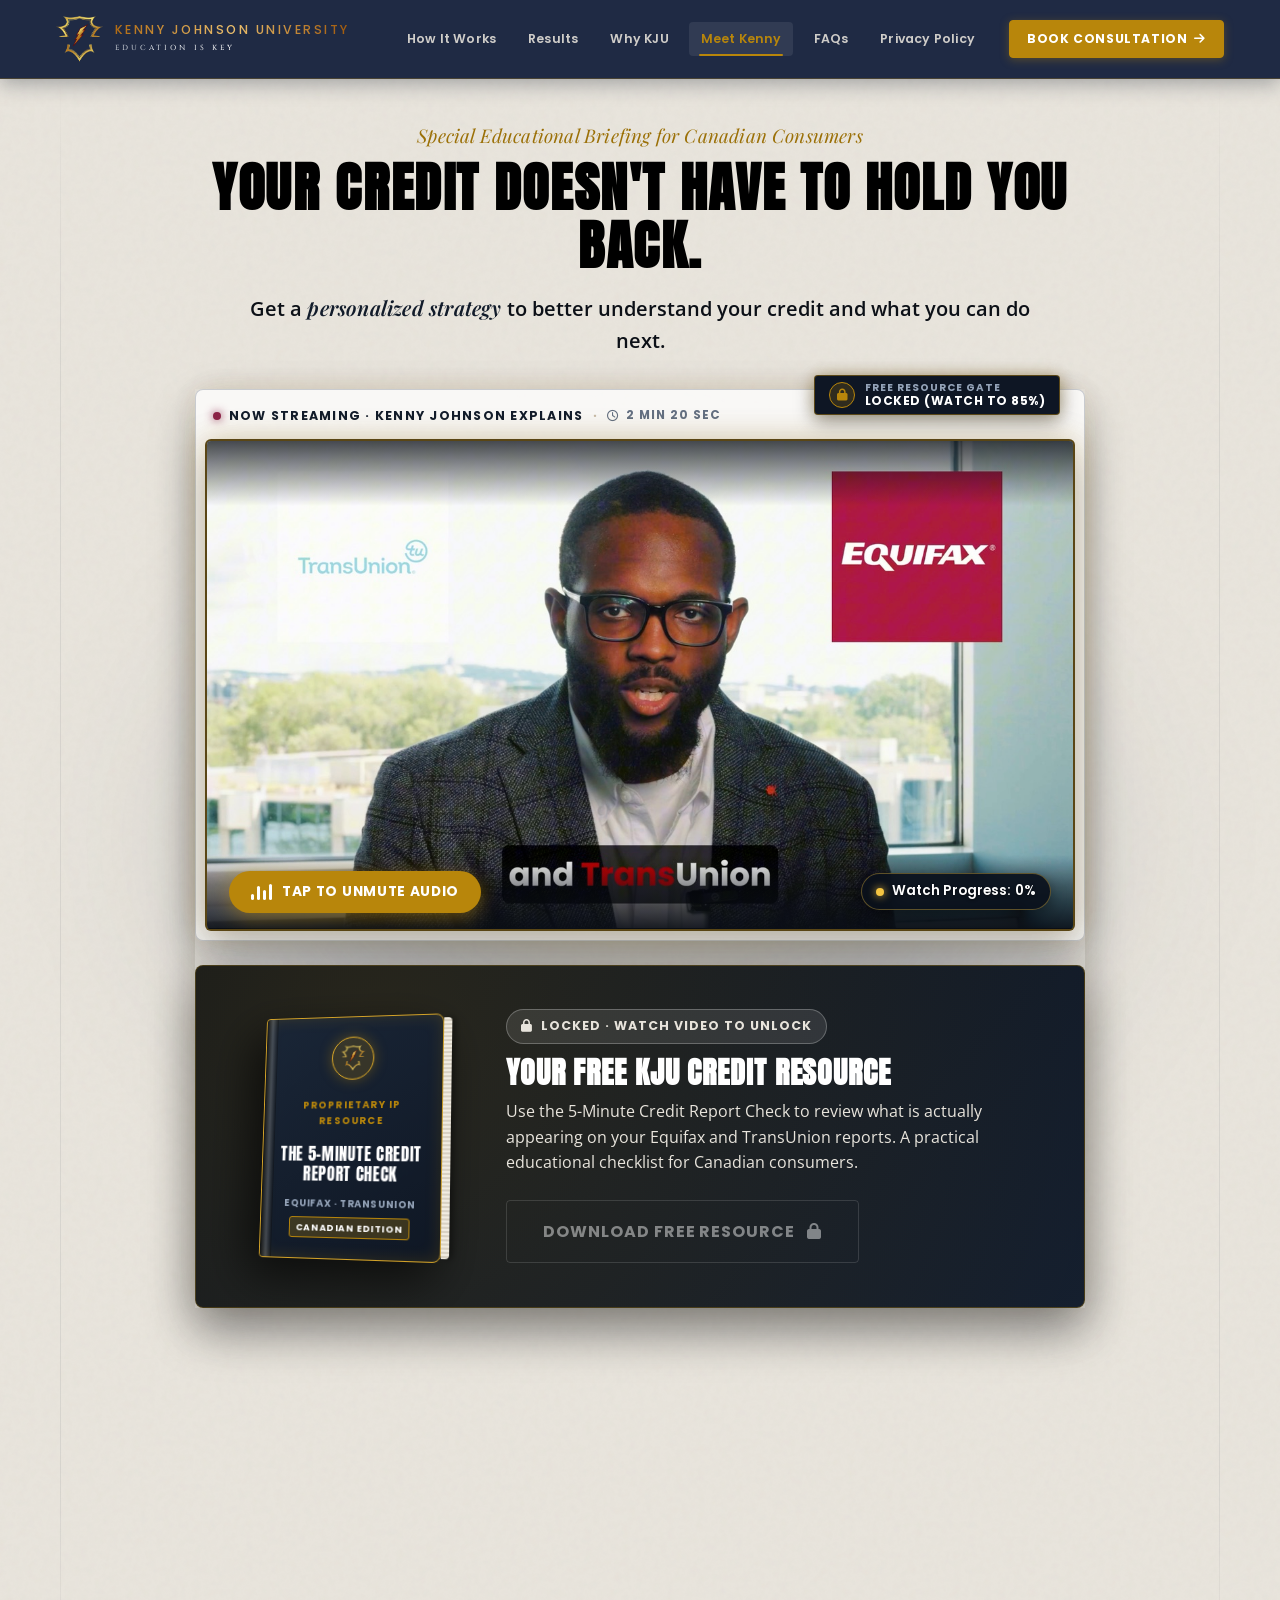
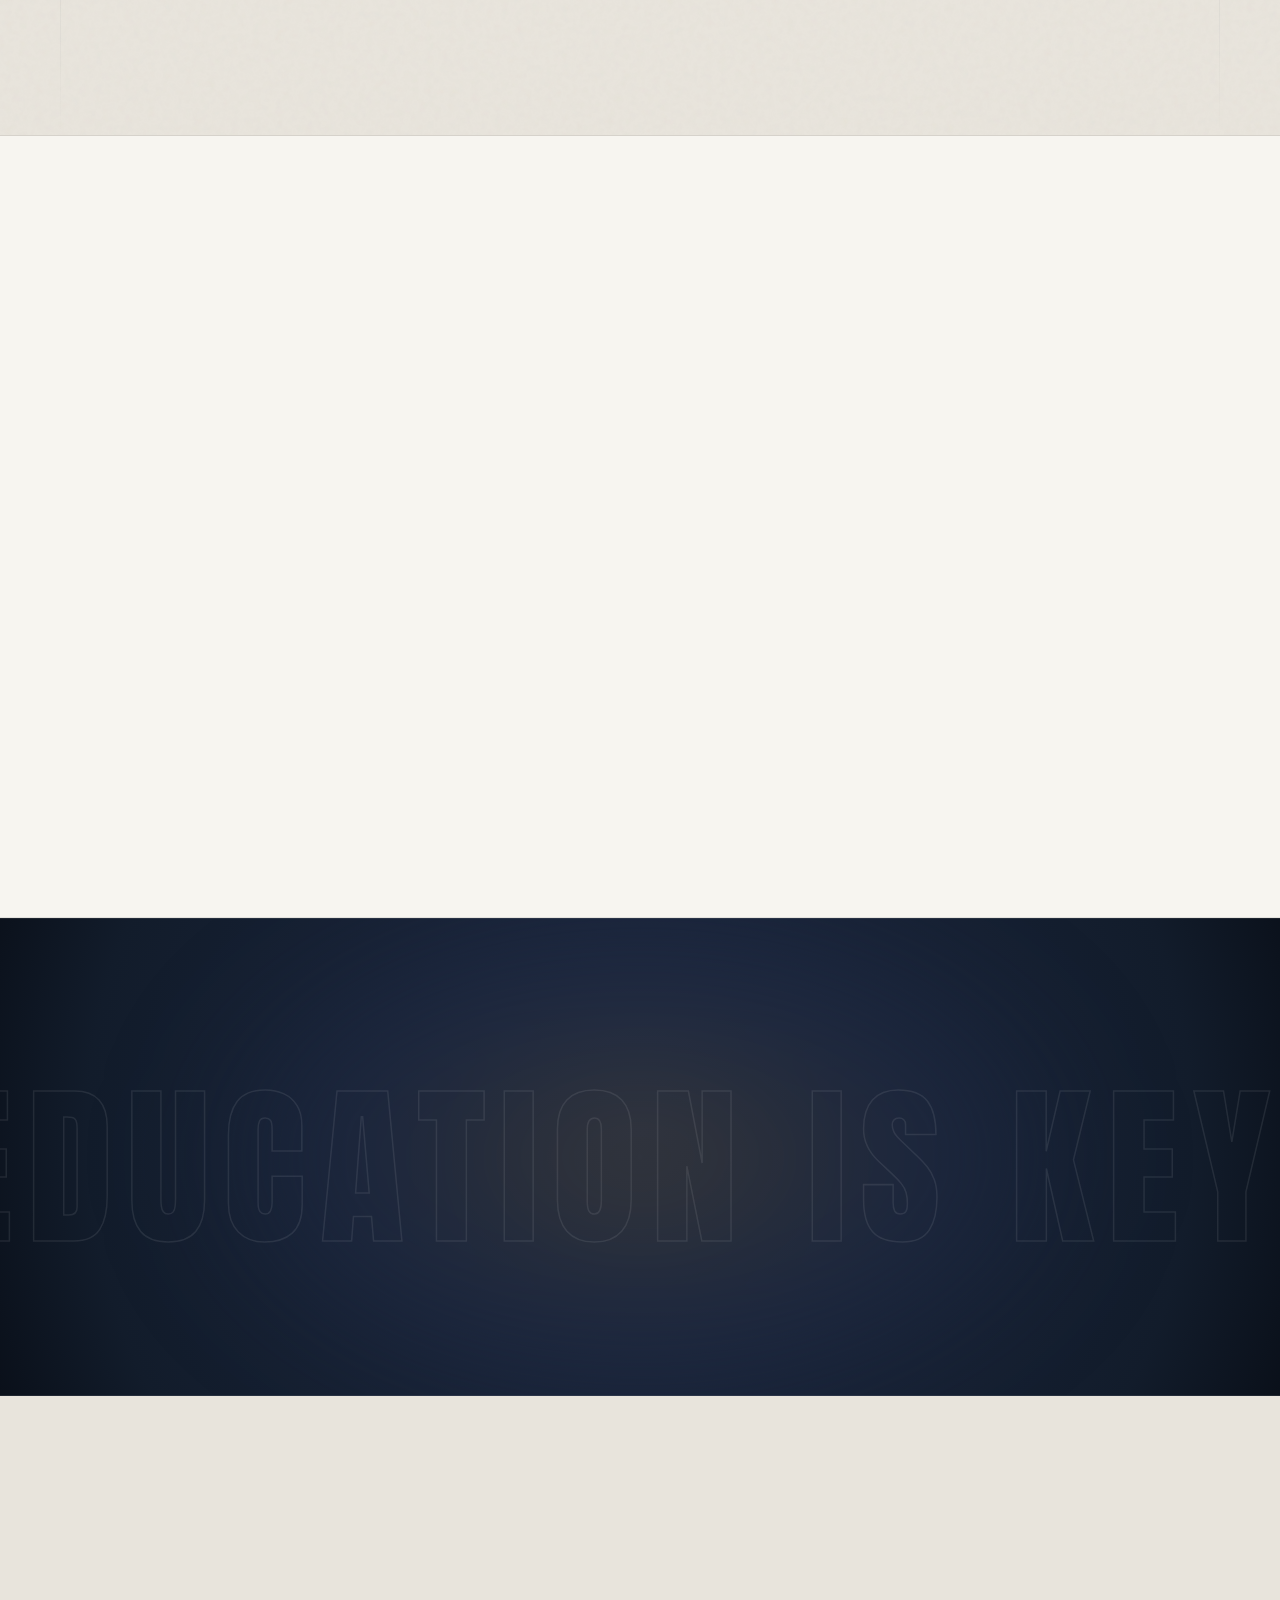
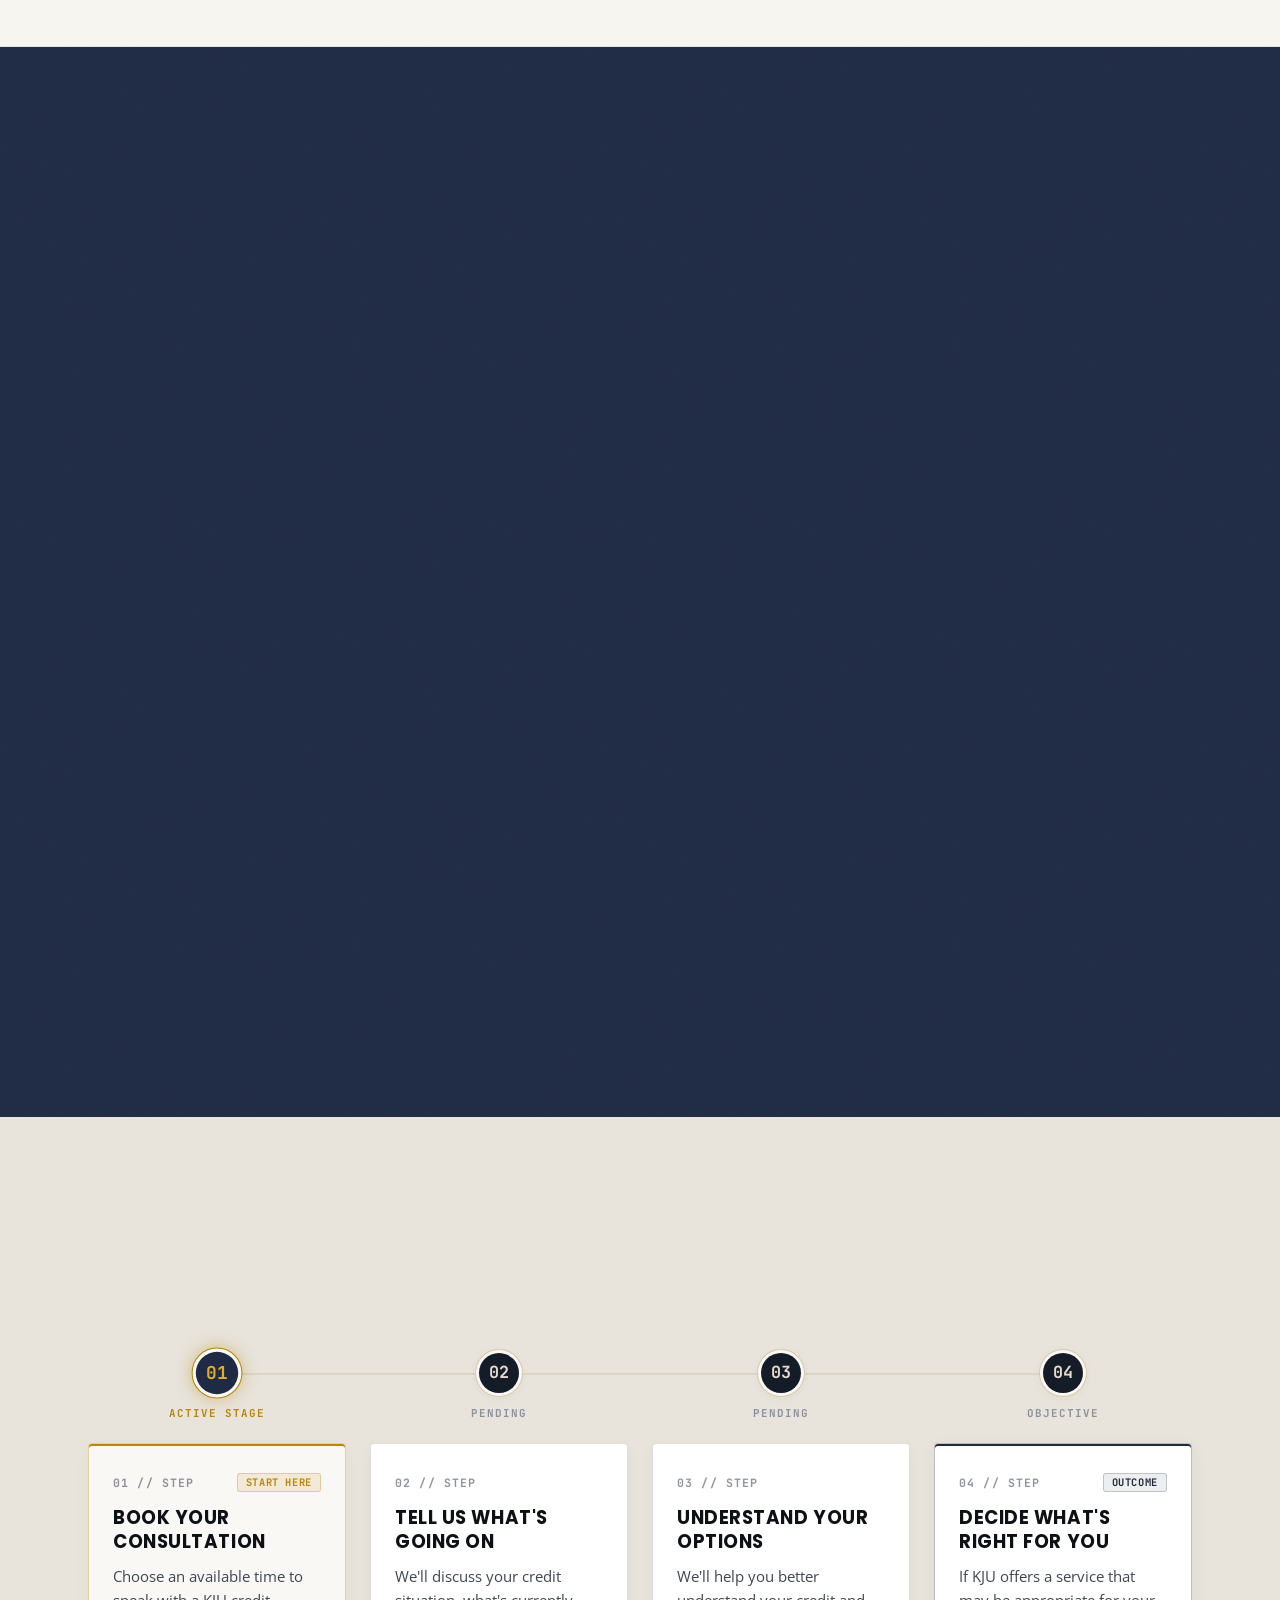
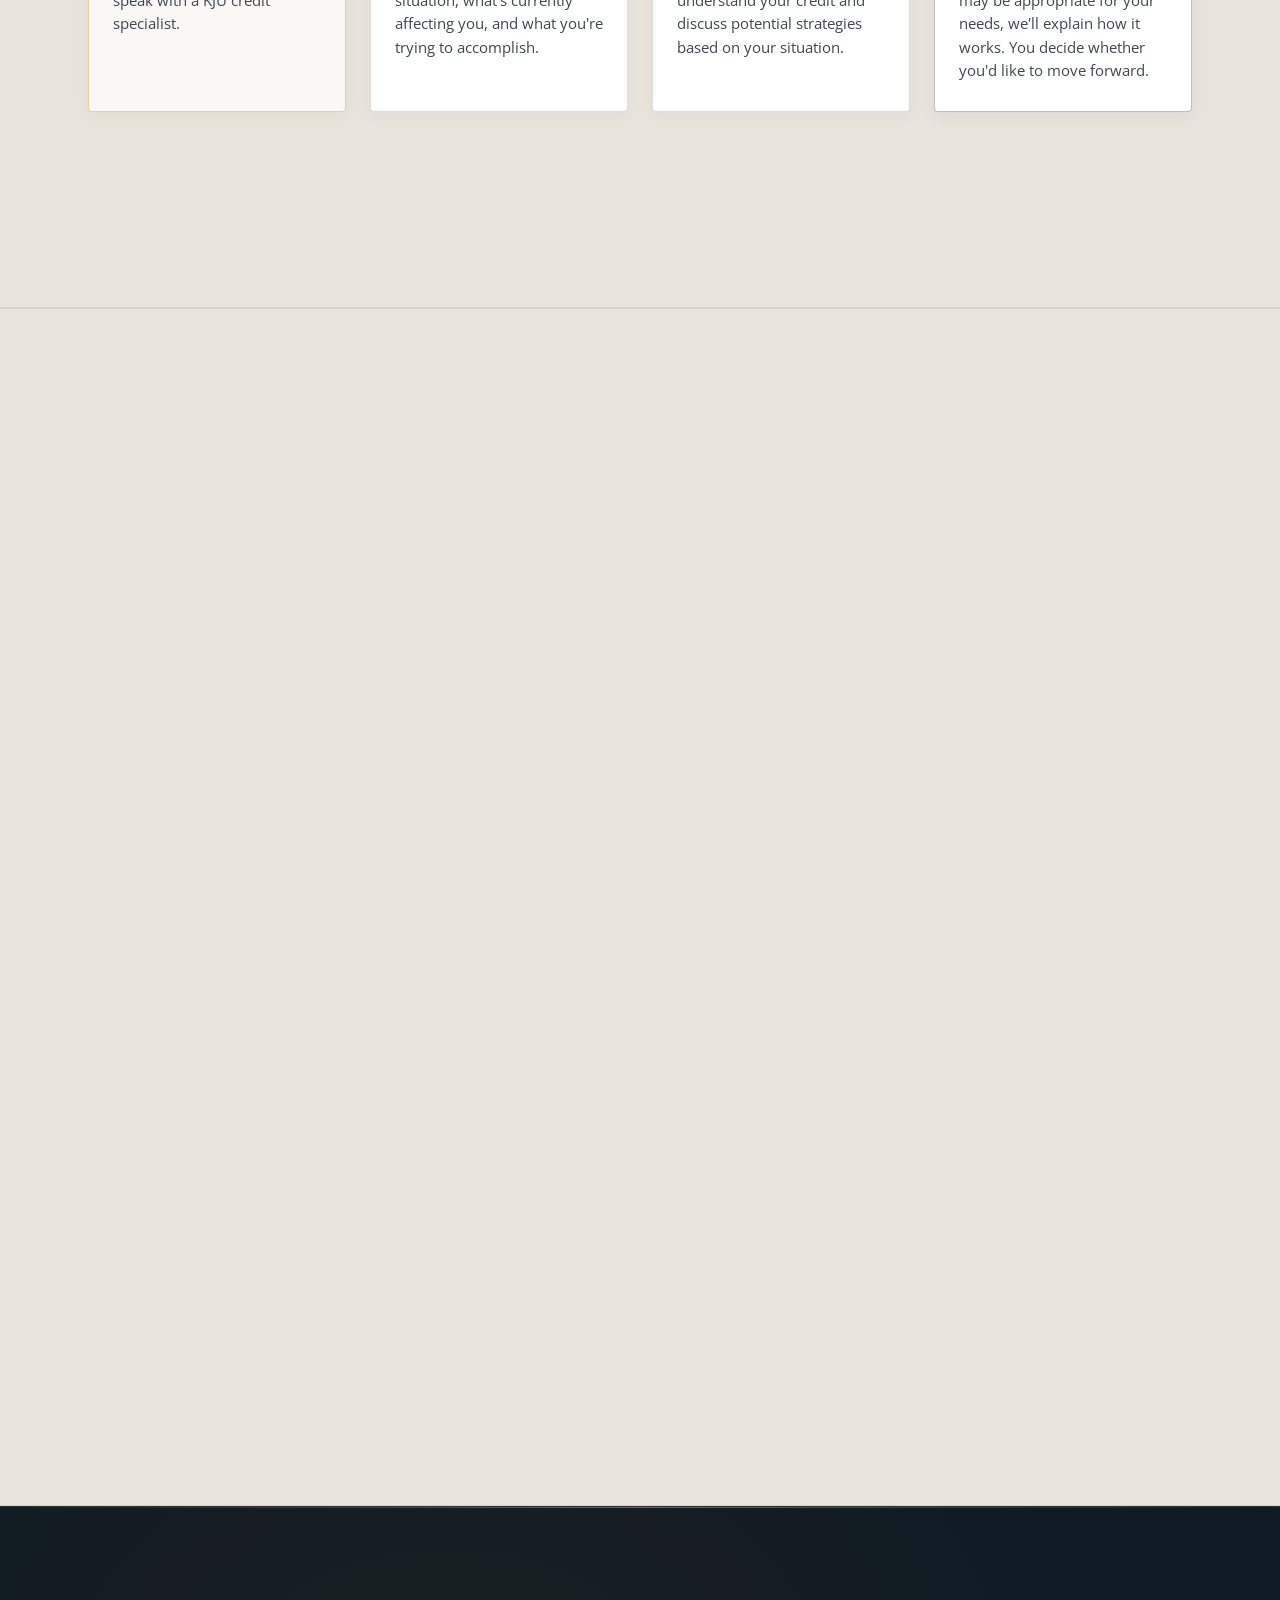
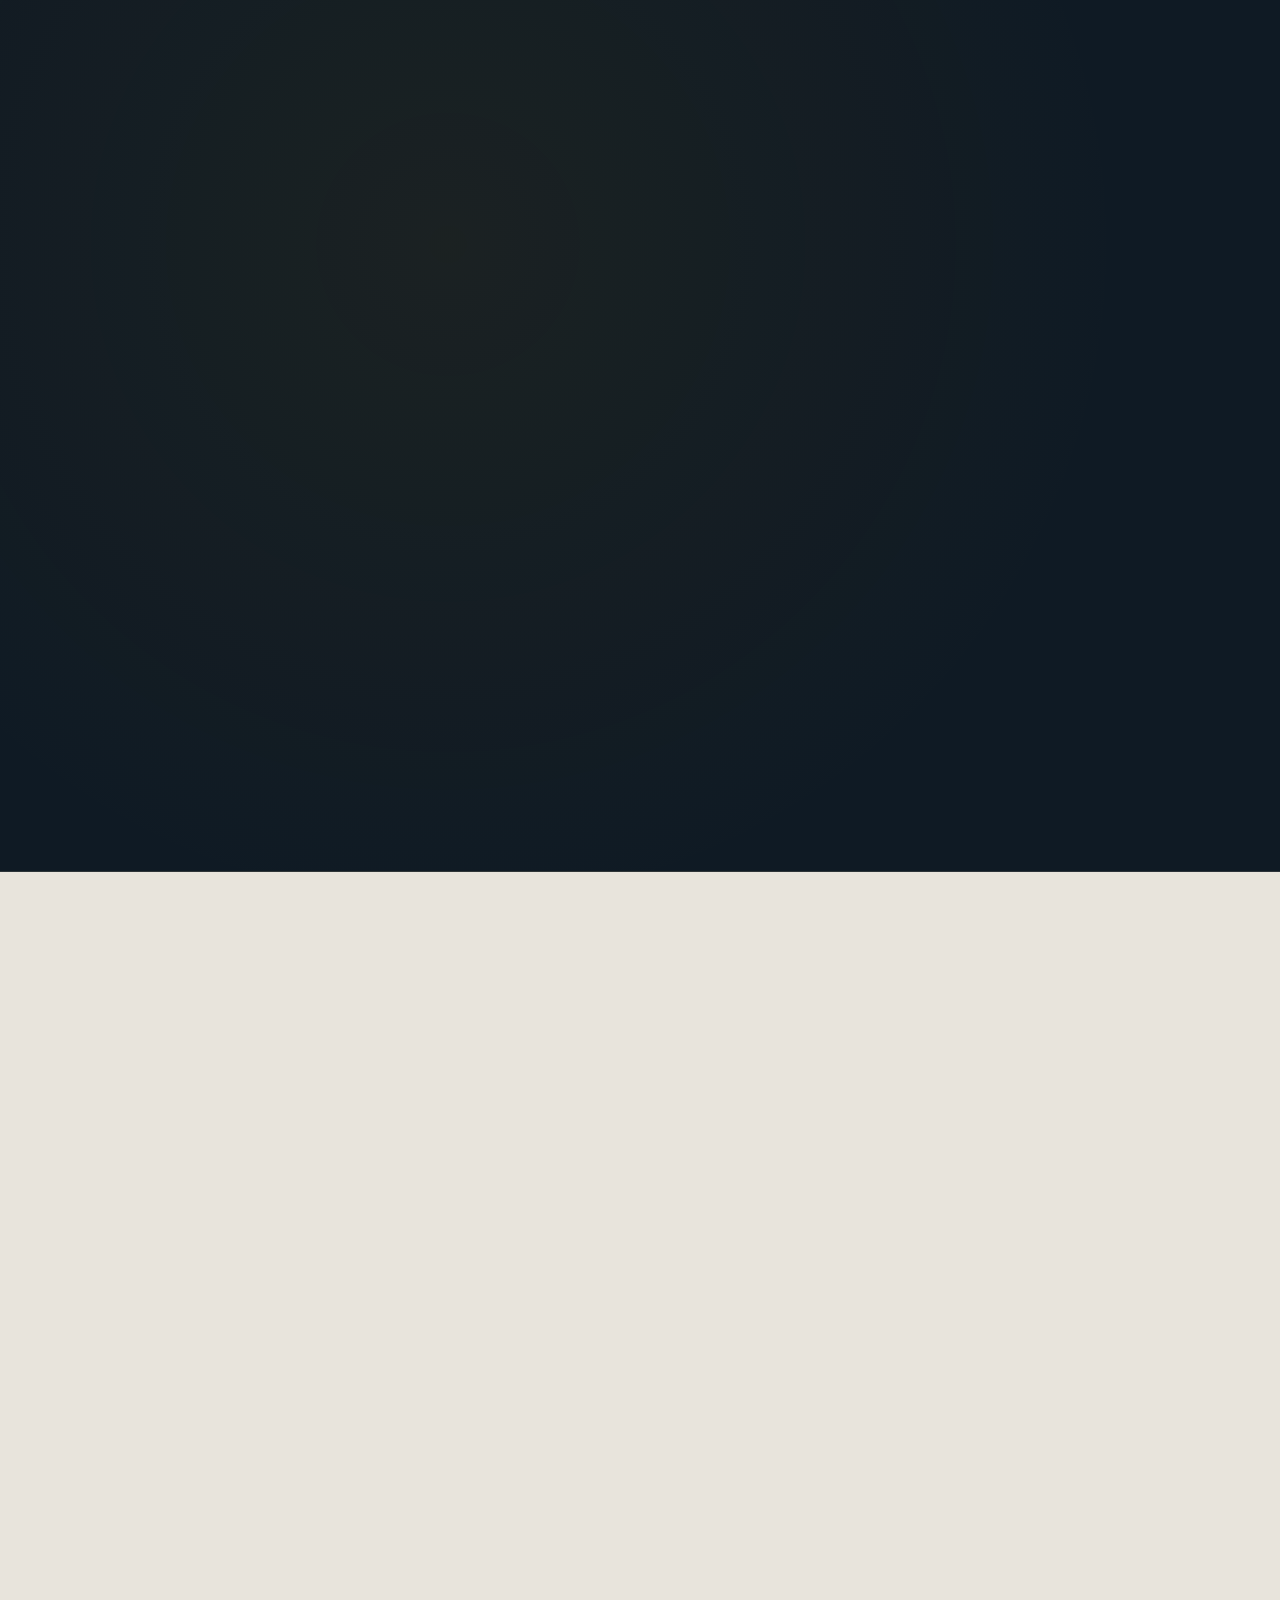
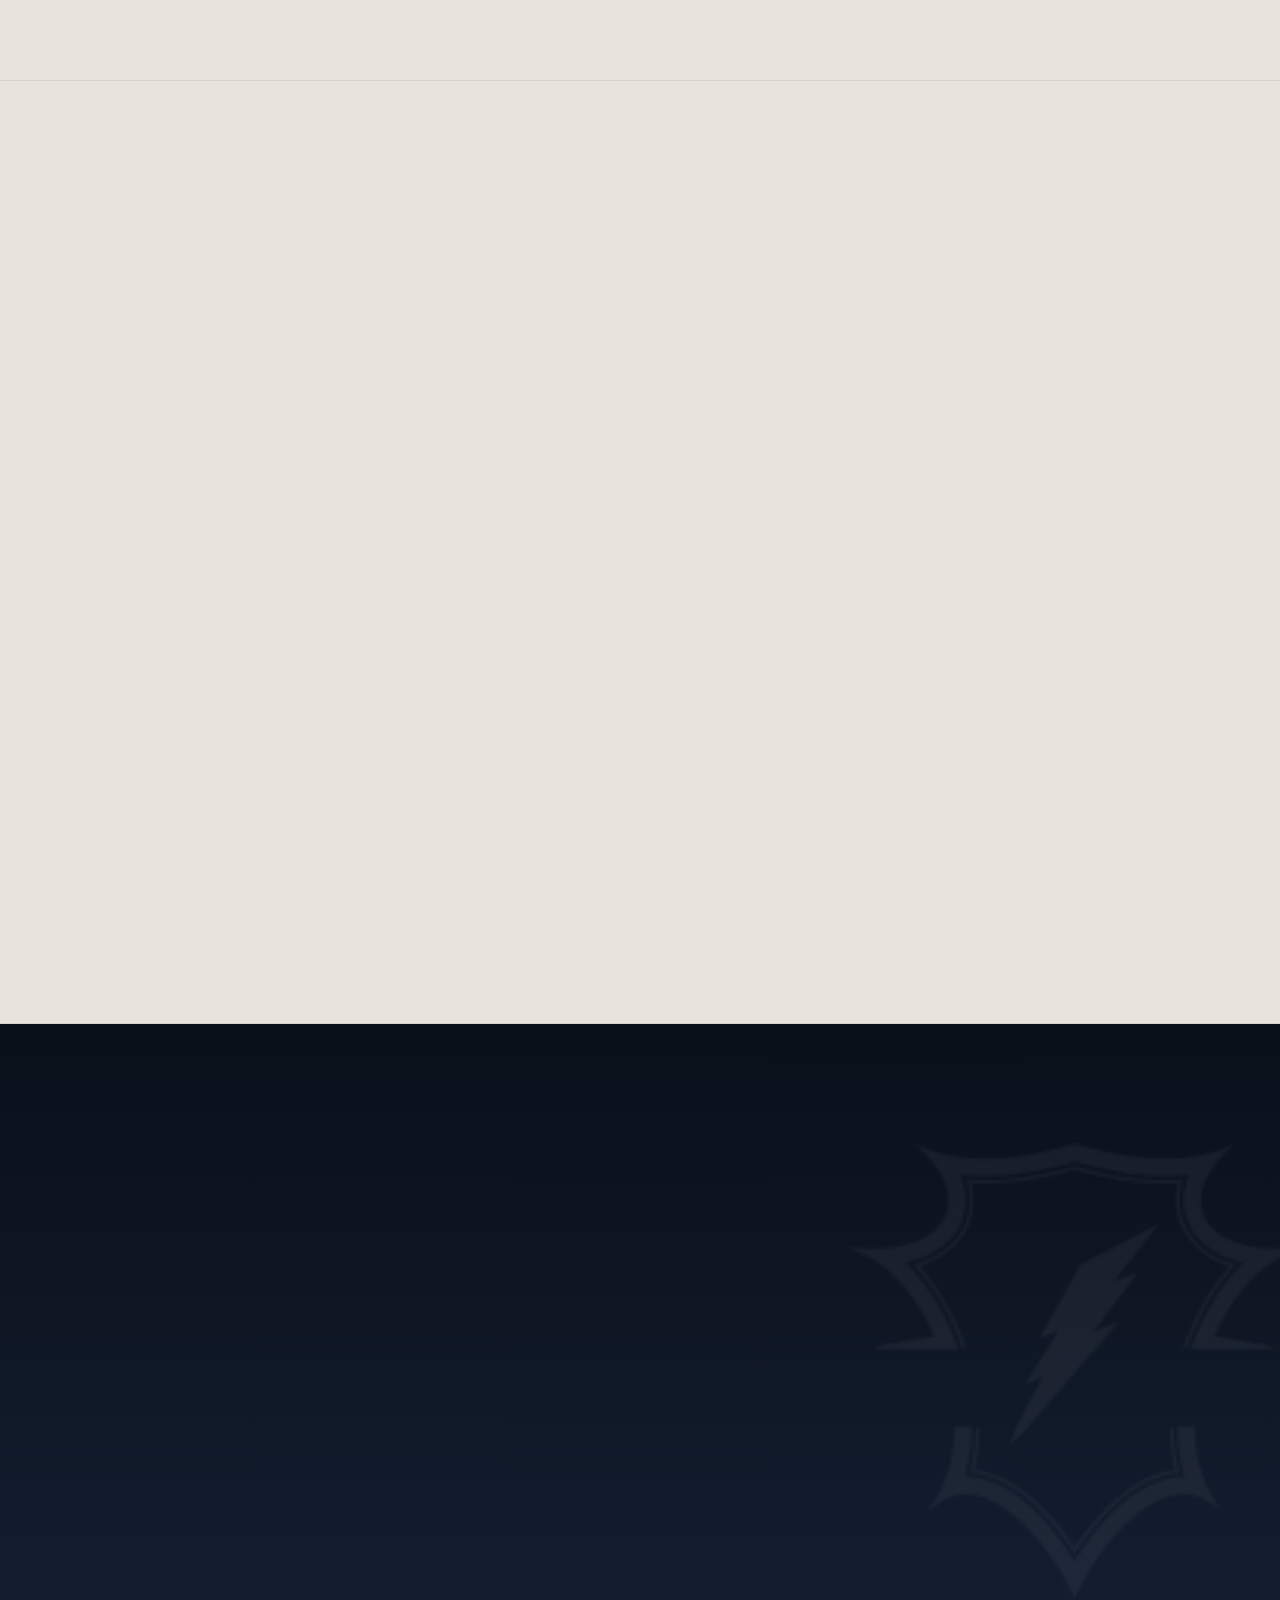
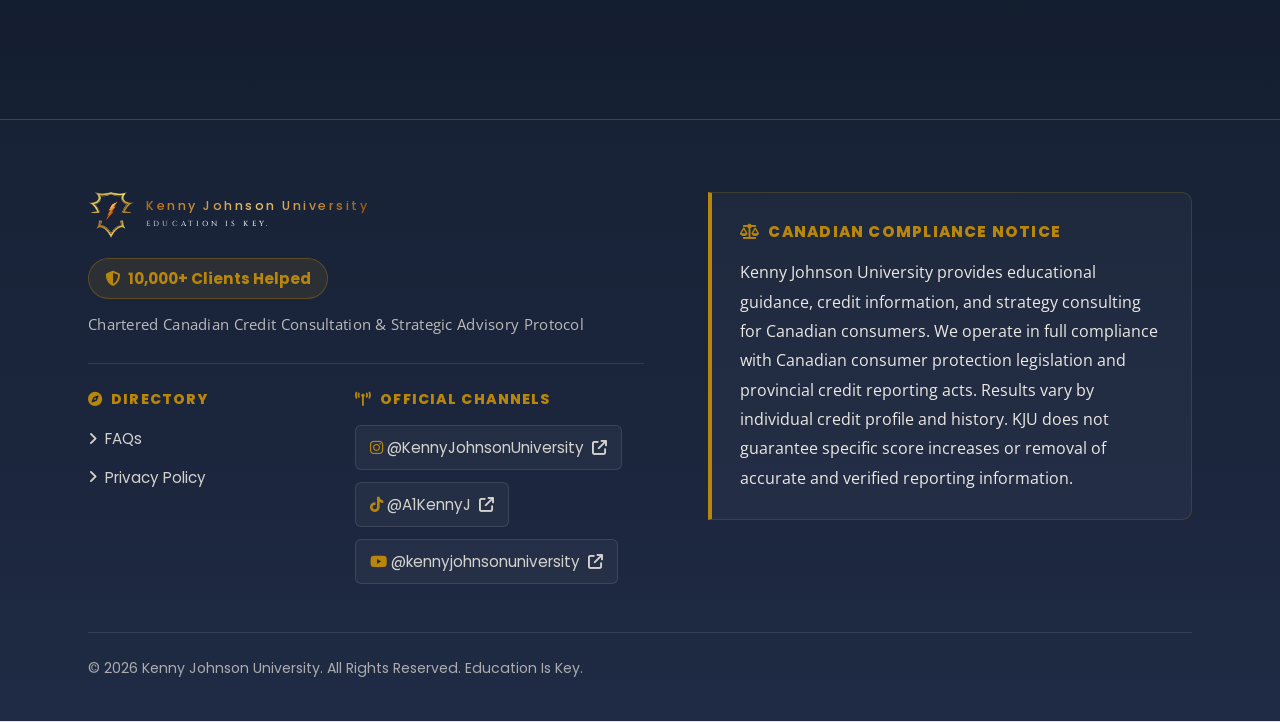
<file: index.html>
<!DOCTYPE html>
<html lang="en-CA">
<head>
  <meta charset="UTF-8">
  <meta name="viewport" content="width=device-width, initial-scale=1.0">
  <title>Kenny Johnson University | Canadian Credit Education &amp; Consultation</title>
  <meta name="description" content="Get a personalized strategy to better understand your credit and what you can do next. Kenny Johnson University has helped 10,000+ Canadians with their credit.">
  <meta name="robots" content="noindex, nofollow">
  <link rel="icon" type="image/png" href="images/favicon.png">

  <!-- Open Graph -->
  <meta property="og:title" content="Kenny Johnson University | Canadian Credit Education">
  <meta property="og:description" content="Get a personalized strategy to better understand your credit and what you can do next.">
  <meta property="og:type" content="website">
  <meta property="og:image" content="images/favicon.png">

  <!-- Font Awesome Icons -->
  <link rel="stylesheet" href="https://cdnjs.cloudflare.com/ajax/libs/font-awesome/6.5.1/css/all.min.css" integrity="sha512-DTOQO9RWCH3ppGqcWaEA1BIZOC6xxalwEsw9c2QQeAIftl+Vegovlnee1c9QX4TctnWMn13TZye+giMm8e2LwA==" crossorigin="anonymous" referrerpolicy="no-referrer" />

  <!-- Calendly Official Embed Assets -->
  <link href="https://assets.calendly.com/assets/external/widget.css" rel="stylesheet">
  <script src="https://assets.calendly.com/assets/external/widget.js" type="text/javascript" async></script>

  <!-- Campaign CSS -->
  <link rel="stylesheet" href="css/style.css">
</head>
<body>

  <!-- ==========================================================================
       SECTION 01 — MINIMAL HEADER
       ========================================================================== -->
  <header class="kju-header">
    <div class="kju-container">
      <div class="kju-header-inner">
        <div class="kju-navbar-logo-slot">
          <a href="index.html" class="kju-brand-logo" aria-label="Kenny Johnson University Home">
            <img src="images/favicon.png" alt="KJU Shield Logo" height="46">
            <div class="kju-brand-text">
              <span class="kju-brand-name">KENNY JOHNSON UNIVERSITY</span>
              <span class="kju-brand-tagline">EDUCATION IS KEY</span>
            </div>
          </a>
        </div>
        <div class="kju-header-right">
          <nav class="kju-header-nav" id="kjuHeaderNav" aria-label="Primary Navigation">
            <a href="#kjuHowSection" class="kju-header-nav-link">
              <span>How It Works</span>
              <i class="fa-solid fa-chevron-right kju-mobile-chevron" aria-hidden="true"></i>
            </a>
            <a href="#kjuTestimonials" class="kju-header-nav-link">
              <span>Results</span>
              <i class="fa-solid fa-chevron-right kju-mobile-chevron" aria-hidden="true"></i>
            </a>
            <a href="#kjuWhySection" class="kju-header-nav-link">
              <span>Why KJU</span>
              <i class="fa-solid fa-chevron-right kju-mobile-chevron" aria-hidden="true"></i>
            </a>
            <a href="#kjuMeetSection" class="kju-header-nav-link">
              <span>Meet Kenny</span>
              <i class="fa-solid fa-chevron-right kju-mobile-chevron" aria-hidden="true"></i>
            </a>
            <a href="faqs.html" class="kju-header-nav-link">
              <span>FAQs</span>
              <i class="fa-solid fa-chevron-right kju-mobile-chevron" aria-hidden="true"></i>
            </a>
            <a href="privacy.html" class="kju-header-nav-link">
              <span>Privacy Policy</span>
              <i class="fa-solid fa-chevron-right kju-mobile-chevron" aria-hidden="true"></i>
            </a>
            <div class="kju-mobile-nav-cta-wrap">
              <button type="button" class="kju-mobile-nav-cta-btn" data-open-fit-check>
                <span>BOOK MY CREDIT CONSULTATION</span>
                <i class="fa-solid fa-arrow-right" aria-hidden="true"></i>
              </button>
            </div>
          </nav>
          <button type="button" class="kju-header-cta-btn" data-open-fit-check>
            <span>BOOK CONSULTATION</span>
            <i class="fa-solid fa-arrow-right"></i>
          </button>
          <button type="button" class="kju-nav-toggle" id="kjuNavToggle" aria-label="Toggle Navigation Menu" aria-expanded="false">
            <i class="fa-solid fa-bars"></i>
          </button>
        </div>
      </div>
    </div>
  </header>
  <div class="kju-nav-backdrop" id="kjuNavBackdrop" aria-hidden="true"></div>

  <!-- ==========================================================================
       SECTION 02 — HERO (PRESTIGE EDITORIAL CRAFT)
       ========================================================================== -->
  <section class="kju-hero-section">
    <!-- Architectural Vertical Guidelines -->
    <div class="kju-hero-guideline left"></div>
    <div class="kju-hero-guideline right"></div>

    <!-- Ambient Atmospheric Stage Spotlight Lighting -->
    <div class="kju-hero-ambient-spotlight"></div>

    <div class="kju-container">
      <div class="kju-hero-content">

        <!-- Editorial Typographic Contrast -->
        <div class="kju-hero-editorial-kicker kju-reveal">Special Educational Briefing for Canadian Consumers</div>

        <h1 class="kju-hero-title kju-reveal kju-delay-1">
          Your Credit Doesn't Have<br class="kju-mobile-br"> to Hold You Back.
        </h1>

        <p class="kju-hero-subhead kju-reveal kju-delay-2">
          Get a <em>personalized strategy</em> to better understand your credit and what you can do next.
        </p>

        <!-- Deconstructed Hero Video Stage (Double-Border Bezel, Docked Stamp, Controls) -->
        <div class="kju-hero-video-stage kju-reveal kju-delay-3" id="kenny-video-stage">
          <div class="kju-video-bezel-outer">
            <!-- Docked Metallic Stamp / Gate Status (Top Right Corner) -->
            <div class="kju-video-docked-stamp" id="kjuPlayerDockedStamp">
              <div class="kju-stamp-ring"><i class="fa-solid fa-lock" id="kjuStampIcon"></i></div>
              <div class="kju-stamp-text">
                <span class="kju-stamp-sub">FREE RESOURCE GATE</span>
                <span class="kju-stamp-main" id="kjuStampLabel">LOCKED (WATCH TO 85%)</span>
              </div>
            </div>

            <!-- Video Stage Header (Metadata Grouped on Left with Ample Clearance) -->
            <div class="kju-video-stage-header">
              <div class="kju-video-stage-meta-left">
                <span class="kju-video-stage-tag">
                  <span class="kju-live-dot"></span> NOW STREAMING · KENNY JOHNSON EXPLAINS
                </span>
                <span class="kju-video-stage-sep">·</span>
                <span class="kju-video-length-tag"><i class="fa-regular fa-clock"></i> 2 MIN 20 SEC</span>
              </div>
            </div>

            <!-- Inner Obsidian Video Frame -->
            <div class="kju-video-wrapper">
              <div class="kju-video-player-box">
                <!-- Top Vignette Scrim -->
                <div class="kju-video-scrim-top"></div>

                <video id="kjuKennyVideo" playsinline preload="metadata" poster="images/kenny-briefing-poster.jpg" autoplay muted loop>
                  <source src="https://github.com/404-Lux/KJU-Consultation/releases/download/media-v1/kenny-briefing.mp4" type="video/mp4">
                  <source src="videos/WEBSITE REVISION.mp4" type="video/mp4">
                  Your browser does not support HTML5 video.
                </video>
              </div>

              <!-- Bottom Vignette Scrim & Tactile Controls -->
              <div class="kju-video-overlay-controls">
                <button type="button" class="kju-video-unmute-btn" id="kjuUnmuteBtn" aria-label="Tap to Unmute Audio">
                  <span class="kju-audio-waveform">
                    <span class="bar bar-1"></span>
                    <span class="bar bar-2"></span>
                    <span class="bar bar-3"></span>
                    <span class="bar bar-4"></span>
                  </span>
                  <span id="kjuUnmuteText">
                    <span class="kju-unmute-full">TAP TO UNMUTE AUDIO</span>
                    <span class="kju-unmute-compact">TAP TO UNMUTE</span>
                  </span>
                </button>
                <div class="kju-video-progress-pill">
                  <span class="kju-progress-ring-dot"></span>
                  <span class="kju-video-progress-text" id="kjuVideoProgressText">Watch Progress: 0%</span>
                </div>
              </div>
            </div>
          </div>

          <!-- Gated Video Resource Card (Vault Unlock with Tangible 3D Booklet Mockup) -->
          <div class="kju-resource-gate-card" id="kjuResourceGateCard">
            <div class="kju-resource-grid">
              <!-- 3D Tilted Booklet Mockup -->
              <div class="kju-booklet-3d-wrap">
                <div class="kju-booklet-3d">
                  <div class="kju-booklet-cover">
                    <div class="kju-booklet-gold-foil-seal">
                      <img src="images/favicon.png" alt="KJU Shield Seal">
                    </div>
                    <div class="kju-booklet-eyebrow">PROPRIETARY IP RESOURCE</div>
                    <div class="kju-booklet-title">THE 5-MINUTE CREDIT REPORT CHECK</div>
                    <div class="kju-booklet-jurisdiction">
                      <span>EQUIFAX · TRANSUNION</span>
                      <span class="kju-booklet-badge">CANADIAN EDITION</span>
                    </div>
                  </div>
                  <div class="kju-booklet-pages-edge"></div>
                </div>
              </div>

              <!-- Vault Details & Unlock Actions -->
              <div class="kju-resource-details">
                <div class="kju-lock-status-pill">
                  <i class="fa-solid fa-lock"></i>
                  <span>LOCKED · WATCH VIDEO TO UNLOCK</span>
                </div>
                <h3 class="kju-resource-title">Your Free KJU Credit Resource</h3>
                <p class="kju-resource-desc" id="kjuResourceDesc">
                  <span class="kju-desc-preview">Use the 5-Minute Credit Report Check to review what is actually appearing on your Equifax and TransUnion reports.</span><span class="kju-desc-more" id="kjuDescMore"> A practical educational checklist for Canadian consumers.</span>
                  <button type="button" class="kju-see-more-btn" id="kjuSeeMoreBtn" aria-expanded="false" aria-controls="kjuDescMore">See more</button>
                </p>
                <button type="button" class="kju-btn kju-btn-secondary is-light-theme disabled" id="kjuDownloadResourceBtn" disabled>
                  <span>Download Free Resource</span>
                  <i class="fa-solid fa-lock"></i>
                </button>

                <div class="kju-resource-post-prompt" id="kjuResourcePostPrompt">
                  <h4 style="font-family: var(--font-ui); font-size: 1.15rem; color: #FFFFFF; margin-bottom: 6px;">Ready to talk about your situation?</h4>
                  <p style="font-size: 0.95rem; margin-bottom: 16px; color: var(--kju-white);">See if your situation is a fit for a KJU credit consultation.</p>
                  <button type="button" class="kju-btn kju-btn-primary" data-open-fit-check>
                    <span>BOOK YOUR CREDIT CONSULTATION</span>
                    <i class="fa-solid fa-arrow-right"></i>
                  </button>
                </div>
              </div>
            </div>
          </div>
        </div>

        <p class="kju-hero-question kju-reveal kju-delay-4">
          Ready to understand what's affecting yours?
        </p>

        <div class="kju-hero-actions kju-reveal kju-delay-5">
          <button type="button" class="kju-btn kju-btn-primary" data-open-fit-check>
            <span>CHECK CONSULTATION ELIGIBILITY</span>
            <i class="fa-solid fa-arrow-right"></i>
          </button>
        </div>

        <!-- Credentialed Canadian Trust Rail -->
        <div class="kju-trust-rail kju-reveal kju-delay-6" id="kjuTrustRail">
          <!-- Credential Header Badge -->
          <div class="kju-trust-docked-badge" role="note" aria-label="Credential badge">
            <span class="kju-trust-badge-icon" aria-hidden="true"><i class="fa-brands fa-canadian-maple-leaf"></i></span>
            <span class="kju-trust-badge-text">TRUSTED BY CLIENTS ACROSS CANADA</span>
            <span class="kju-trust-badge-check" aria-hidden="true"><i class="fa-solid fa-circle-check"></i></span>
          </div>

          <div class="kju-trust-rail-grid">
            <!-- Stat Column 01 -->
            <div class="kju-trust-rail-col" data-col="1">
              <div class="kju-trust-num-wrapper">
                <span class="kju-trust-rail-num" data-target="10000" data-suffix="+">
                  <span class="kju-trust-count">10,000</span><span class="kju-trust-num-sym">+</span>
                </span>
              </div>
              <div class="kju-trust-rail-label-text">Clients Helped</div>
              <div class="kju-trust-rail-subtext">Verified Canadian Cases</div>
            </div>

            <div class="kju-trust-rail-divider" aria-hidden="true"></div>

            <!-- Stat Column 02 -->
            <div class="kju-trust-rail-col" data-col="2">
              <div class="kju-trust-num-wrapper">
                <span class="kju-trust-rail-num" data-target="100" data-suffix="%">
                  <span class="kju-trust-count">100</span><span class="kju-trust-num-sym">%</span>
                </span>
              </div>
              <div class="kju-trust-rail-label-text">Canadian Credit Specialists</div>
              <div class="kju-trust-rail-subtext">Canadian-Based Team</div>
            </div>

            <div class="kju-trust-rail-divider" aria-hidden="true"></div>

            <!-- Stat Column 03 -->
            <div class="kju-trust-rail-col" data-col="3">
              <div class="kju-trust-num-wrapper">
                <span class="kju-trust-rail-num kju-spring-target">1-on-1</span>
              </div>
              <div class="kju-trust-rail-label-text">Personalized Guidance</div>
              <div class="kju-trust-rail-subtext">Confidential Strategic Review</div>
            </div>
          </div>
        </div>

      </div>
    </div>
  </section>

  <!-- ==========================================================================
       SECTION 03 — PROBLEM / PAIN RECOGNITION (CURATED FRICTION GRID / BENTO)
       ========================================================================== -->
  <section class="kju-pain-section">
    <div class="kju-container">
      <div class="kju-friction-wrapper">
        
        <!-- Section Header -->
        <div class="kju-friction-header kju-reveal">
          <h2 class="kju-section-title">
            Not Sure What's Holding Your Credit Back?
          </h2>
        </div>
        
        <!-- Authority Navy Editorial Lead Banner (Hugs Copy, Breaks Beige Monotony) -->
        <div class="kju-friction-lead-banner kju-reveal kju-delay-1">
          <p class="kju-friction-lead-text">
            "You make good money. You pay your bills.<br>
            You're trying to move forward financially.<br>
            <span class="highlight">BUT YOUR CREDIT IS STILL GETTING IN THE WAY."</span>
          </p>
        </div>

        <!-- Diagnostic Inventory Bar (Clean Separation & High Contrast) -->
        <div class="kju-friction-grid-label kju-reveal kju-delay-1">
          <span class="kju-friction-inventory-badge">DIAGNOSTIC INVENTORY</span>
          <span class="kju-friction-label-text">Common friction points identified in Canadian files:</span>
        </div>

        <!-- Dual-Axis Infinite Marquee (Telemetry Ticker with Pause & Inspect) -->
        <div class="kju-marquee-wrapper kju-reveal kju-delay-2" role="region" aria-label="Diagnostic friction telemetry ticker">
          
          <!-- Track 1: Drifting Left -->
          <div class="kju-marquee-row" aria-label="Friction points track one (moving left)">
            <div class="kju-marquee-track track-left">
              <!-- Set A -->
              <div class="kju-marquee-group">
                <div class="kju-telemetry-chip">
                  <span class="kju-telemetry-flag" aria-hidden="true"><i class="fa-solid fa-triangle-exclamation"></i> FLAG</span>
                  <span class="kju-telemetry-text">Late or missed payments</span>
                </div>
                <div class="kju-telemetry-chip">
                  <span class="kju-telemetry-flag" aria-hidden="true"><i class="fa-solid fa-triangle-exclamation"></i> FLAG</span>
                  <span class="kju-telemetry-text">Collections on your credit report</span>
                </div>
                <div class="kju-telemetry-chip">
                  <span class="kju-telemetry-flag" aria-hidden="true"><i class="fa-solid fa-triangle-exclamation"></i> FLAG</span>
                  <span class="kju-telemetry-text">Different information between Equifax and TransUnion</span>
                </div>
                <div class="kju-telemetry-chip">
                  <span class="kju-telemetry-flag" aria-hidden="true"><i class="fa-solid fa-triangle-exclamation"></i> FLAG</span>
                  <span class="kju-telemetry-text">Accounts you don't recognize</span>
                </div>
                <div class="kju-telemetry-chip">
                  <span class="kju-telemetry-flag" aria-hidden="true"><i class="fa-solid fa-triangle-exclamation"></i> FLAG</span>
                  <span class="kju-telemetry-text">Difficulty getting approved for the credit products you want</span>
                </div>
                <!-- Repetition for ultra-wide displays -->
                <div class="kju-telemetry-chip">
                  <span class="kju-telemetry-flag" aria-hidden="true"><i class="fa-solid fa-triangle-exclamation"></i> FLAG</span>
                  <span class="kju-telemetry-text">Late or missed payments</span>
                </div>
                <div class="kju-telemetry-chip">
                  <span class="kju-telemetry-flag" aria-hidden="true"><i class="fa-solid fa-triangle-exclamation"></i> FLAG</span>
                  <span class="kju-telemetry-text">Collections on your credit report</span>
                </div>
                <div class="kju-telemetry-chip">
                  <span class="kju-telemetry-flag" aria-hidden="true"><i class="fa-solid fa-triangle-exclamation"></i> FLAG</span>
                  <span class="kju-telemetry-text">Different information between Equifax and TransUnion</span>
                </div>
                <div class="kju-telemetry-chip">
                  <span class="kju-telemetry-flag" aria-hidden="true"><i class="fa-solid fa-triangle-exclamation"></i> FLAG</span>
                  <span class="kju-telemetry-text">Accounts you don't recognize</span>
                </div>
                <div class="kju-telemetry-chip">
                  <span class="kju-telemetry-flag" aria-hidden="true"><i class="fa-solid fa-triangle-exclamation"></i> FLAG</span>
                  <span class="kju-telemetry-text">Difficulty getting approved for the credit products you want</span>
                </div>
              </div>
              <!-- Set B (Duplicate for seamless loop) -->
              <div class="kju-marquee-group" aria-hidden="true">
                <div class="kju-telemetry-chip">
                  <span class="kju-telemetry-flag"><i class="fa-solid fa-triangle-exclamation"></i> FLAG</span>
                  <span class="kju-telemetry-text">Late or missed payments</span>
                </div>
                <div class="kju-telemetry-chip">
                  <span class="kju-telemetry-flag"><i class="fa-solid fa-triangle-exclamation"></i> FLAG</span>
                  <span class="kju-telemetry-text">Collections on your credit report</span>
                </div>
                <div class="kju-telemetry-chip">
                  <span class="kju-telemetry-flag"><i class="fa-solid fa-triangle-exclamation"></i> FLAG</span>
                  <span class="kju-telemetry-text">Different information between Equifax and TransUnion</span>
                </div>
                <div class="kju-telemetry-chip">
                  <span class="kju-telemetry-flag"><i class="fa-solid fa-triangle-exclamation"></i> FLAG</span>
                  <span class="kju-telemetry-text">Accounts you don't recognize</span>
                </div>
                <div class="kju-telemetry-chip">
                  <span class="kju-telemetry-flag"><i class="fa-solid fa-triangle-exclamation"></i> FLAG</span>
                  <span class="kju-telemetry-text">Difficulty getting approved for the credit products you want</span>
                </div>
                <div class="kju-telemetry-chip">
                  <span class="kju-telemetry-flag"><i class="fa-solid fa-triangle-exclamation"></i> FLAG</span>
                  <span class="kju-telemetry-text">Late or missed payments</span>
                </div>
                <div class="kju-telemetry-chip">
                  <span class="kju-telemetry-flag"><i class="fa-solid fa-triangle-exclamation"></i> FLAG</span>
                  <span class="kju-telemetry-text">Collections on your credit report</span>
                </div>
                <div class="kju-telemetry-chip">
                  <span class="kju-telemetry-flag"><i class="fa-solid fa-triangle-exclamation"></i> FLAG</span>
                  <span class="kju-telemetry-text">Different information between Equifax and TransUnion</span>
                </div>
                <div class="kju-telemetry-chip">
                  <span class="kju-telemetry-flag"><i class="fa-solid fa-triangle-exclamation"></i> FLAG</span>
                  <span class="kju-telemetry-text">Accounts you don't recognize</span>
                </div>
                <div class="kju-telemetry-chip">
                  <span class="kju-telemetry-flag"><i class="fa-solid fa-triangle-exclamation"></i> FLAG</span>
                  <span class="kju-telemetry-text">Difficulty getting approved for the credit products you want</span>
                </div>
              </div>
            </div>
          </div>

          <!-- Track 2: Drifting Right -->
          <div class="kju-marquee-row" aria-label="Friction points track two (moving right)">
            <div class="kju-marquee-track track-right">
              <!-- Set A -->
              <div class="kju-marquee-group">
                <div class="kju-telemetry-chip">
                  <span class="kju-telemetry-flag" aria-hidden="true"><i class="fa-solid fa-triangle-exclamation"></i> FLAG</span>
                  <span class="kju-telemetry-text">High credit utilization</span>
                </div>
                <div class="kju-telemetry-chip">
                  <span class="kju-telemetry-flag" aria-hidden="true"><i class="fa-solid fa-triangle-exclamation"></i> FLAG</span>
                  <span class="kju-telemetry-text">Multiple credit inquiries</span>
                </div>
                <div class="kju-telemetry-chip">
                  <span class="kju-telemetry-flag" aria-hidden="true"><i class="fa-solid fa-triangle-exclamation"></i> FLAG</span>
                  <span class="kju-telemetry-text">Past financial difficulties</span>
                </div>
                <div class="kju-telemetry-chip">
                  <span class="kju-telemetry-flag" aria-hidden="true"><i class="fa-solid fa-triangle-exclamation"></i> FLAG</span>
                  <span class="kju-telemetry-text">A credit score that doesn't seem to improve</span>
                </div>
                <!-- Repetition for ultra-wide displays -->
                <div class="kju-telemetry-chip">
                  <span class="kju-telemetry-flag" aria-hidden="true"><i class="fa-solid fa-triangle-exclamation"></i> FLAG</span>
                  <span class="kju-telemetry-text">High credit utilization</span>
                </div>
                <div class="kju-telemetry-chip">
                  <span class="kju-telemetry-flag" aria-hidden="true"><i class="fa-solid fa-triangle-exclamation"></i> FLAG</span>
                  <span class="kju-telemetry-text">Multiple credit inquiries</span>
                </div>
                <div class="kju-telemetry-chip">
                  <span class="kju-telemetry-flag" aria-hidden="true"><i class="fa-solid fa-triangle-exclamation"></i> FLAG</span>
                  <span class="kju-telemetry-text">Past financial difficulties</span>
                </div>
                <div class="kju-telemetry-chip">
                  <span class="kju-telemetry-flag" aria-hidden="true"><i class="fa-solid fa-triangle-exclamation"></i> FLAG</span>
                  <span class="kju-telemetry-text">A credit score that doesn't seem to improve</span>
                </div>
              </div>
              <!-- Set B (Duplicate for seamless loop) -->
              <div class="kju-marquee-group" aria-hidden="true">
                <div class="kju-telemetry-chip">
                  <span class="kju-telemetry-flag"><i class="fa-solid fa-triangle-exclamation"></i> FLAG</span>
                  <span class="kju-telemetry-text">High credit utilization</span>
                </div>
                <div class="kju-telemetry-chip">
                  <span class="kju-telemetry-flag"><i class="fa-solid fa-triangle-exclamation"></i> FLAG</span>
                  <span class="kju-telemetry-text">Multiple credit inquiries</span>
                </div>
                <div class="kju-telemetry-chip">
                  <span class="kju-telemetry-flag"><i class="fa-solid fa-triangle-exclamation"></i> FLAG</span>
                  <span class="kju-telemetry-text">Past financial difficulties</span>
                </div>
                <div class="kju-telemetry-chip">
                  <span class="kju-telemetry-flag"><i class="fa-solid fa-triangle-exclamation"></i> FLAG</span>
                  <span class="kju-telemetry-text">A credit score that doesn't seem to improve</span>
                </div>
                <div class="kju-telemetry-chip">
                  <span class="kju-telemetry-flag"><i class="fa-solid fa-triangle-exclamation"></i> FLAG</span>
                  <span class="kju-telemetry-text">High credit utilization</span>
                </div>
                <div class="kju-telemetry-chip">
                  <span class="kju-telemetry-flag"><i class="fa-solid fa-triangle-exclamation"></i> FLAG</span>
                  <span class="kju-telemetry-text">Multiple credit inquiries</span>
                </div>
                <div class="kju-telemetry-chip">
                  <span class="kju-telemetry-flag"><i class="fa-solid fa-triangle-exclamation"></i> FLAG</span>
                  <span class="kju-telemetry-text">Past financial difficulties</span>
                </div>
                <div class="kju-telemetry-chip">
                  <span class="kju-telemetry-flag"><i class="fa-solid fa-triangle-exclamation"></i> FLAG</span>
                  <span class="kju-telemetry-text">A credit score that doesn't seem to improve</span>
                </div>
              </div>
            </div>
          </div>

        </div>

        <!-- Concluding Editorial Anchor Between Two Clean Hairline Rules -->
        <div class="kju-friction-conclusion kju-reveal kju-delay-3">
          <div class="kju-friction-rule top"></div>
          <p class="kju-friction-conclusion-text">
            "And the more you search online, the more conflicting advice you find."
          </p>
          <div class="kju-friction-rule bottom"></div>
        </div>

      </div>
    </div>
  </section>

  <!-- ==========================================================================
       SECTION 04 — KJU INTRODUCTION (AUTHORITY NAVY BREAKOUT)
       ========================================================================== -->
  <section class="kju-intro-section" id="intro-section">
    <!-- Atmospheric Ambient Spotlight Vignette -->
    <div class="kju-intro-ambient-spotlight" aria-hidden="true"></div>

    <!-- Architectural Stroke Watermark (Parallax Depth Layer) -->
    <div class="kju-watermark-text" aria-hidden="true">
      <span class="kju-watermark-desktop">EDUCATION IS KEY.</span>
      <span class="kju-watermark-mobile">EDUCATION<br>IS KEY.</span>
    </div>

    <div class="kju-container">
      <div class="kju-intro-inner">
        <h2 class="kju-intro-title kju-reveal kju-delay-1">That's where KJU<br class="kju-intro-mobile-br"> comes in.</h2>
        
        <p class="kju-intro-lead-p kju-reveal kju-delay-2">
          Instead of guessing about what you should do next, we'll help you better understand what's happening with your credit and what options may be available to you.
        </p>

        <div class="kju-intro-action-wrap kju-reveal kju-delay-3">
          <button type="button" class="kju-btn kju-intro-cta-btn" data-open-fit-check>
            <span>SPEAK WITH A CREDIT SPECIALIST</span>
            <i class="fa-solid fa-arrow-right"></i>
          </button>
        </div>
      </div>
    </div>
  </section>





  <!-- ==========================================================================
       SECTION 06 — TESTIMONIALS (WARM WHITE CANVAS)
       ========================================================================== -->
  <section class="kju-testimonial-section" id="kjuTestimonials">
    <div class="kju-container">
      <div class="kju-section-header kju-testimonial-header">
        <h2 class="kju-section-title kju-testimonial-title kju-reveal">REAL CLIENTS. REAL EXPERIENCES.</h2>
        <div class="kju-testimonial-subhead-wrap kju-reveal kju-delay-1">
          <span class="kju-testimonial-kicker">Don't Just Take Our Word for It.</span>
          <p class="kju-testimonial-subtext">
            We've helped thousands of Canadians navigate their credit.<br class="kju-sub-br">
            Here's what some KJU clients have said about their experiences:
          </p>
        </div>
      </div>

      <!-- 3D Coverflow / Perspective Depth Stack Stage -->
      <div class="kju-coverflow-wrapper kju-reveal kju-delay-2" id="kjuCoverflowWrapper">
        <div class="kju-coverflow-stage" id="kjuCoverflowStage" tabindex="0" role="region" aria-roledescription="carousel" aria-label="Verified Client Testimonials">
          <div class="kju-coverflow-track" id="kjuCoverflowTrack">

            <!-- Card 01: Kevin D. -->
            <article class="kju-coverflow-card is-active" data-index="0" role="group" aria-roledescription="slide" aria-label="Review 1 of 6">
              <div class="kju-card-glare" aria-hidden="true"></div>
              <div class="kju-card-watermark" aria-hidden="true">“</div>
              <header class="kju-card-header">
                <div class="kju-card-author-wrap">
                  <span class="kju-card-author-name">Kevin D.</span>
                  <span class="kju-verified-pill"><span class="kju-verified-dot" aria-hidden="true"></span> Verified Review</span>
                </div>
                <div class="kju-stars" aria-label="5 out of 5 stars">
                  <i class="fa-solid fa-star"></i><i class="fa-solid fa-star"></i><i class="fa-solid fa-star"></i><i class="fa-solid fa-star"></i><i class="fa-solid fa-star"></i>
                </div>
              </header>
              <blockquote class="kju-card-quote">
                “The team at Kenny Johnson University helped me understand exactly what was hurting my score and what actions I needed to take immediately.”
              </blockquote>
              <footer class="kju-card-footer">
                <span class="kju-coverflow-topic-tag"><span class="kju-topic-hash">#</span> DIAGNOSTIC CLARITY</span>
              </footer>
            </article>

            <!-- Card 02: Dennis Y. -->
            <article class="kju-coverflow-card" data-index="1" role="group" aria-roledescription="slide" aria-label="Review 2 of 6">
              <div class="kju-card-glare" aria-hidden="true"></div>
              <div class="kju-card-watermark" aria-hidden="true">“</div>
              <header class="kju-card-header">
                <div class="kju-card-author-wrap">
                  <span class="kju-card-author-name">Dennis Y.</span>
                  <span class="kju-verified-pill"><span class="kju-verified-dot" aria-hidden="true"></span> Verified Review</span>
                </div>
                <div class="kju-stars" aria-label="5 out of 5 stars">
                  <i class="fa-solid fa-star"></i><i class="fa-solid fa-star"></i><i class="fa-solid fa-star"></i><i class="fa-solid fa-star"></i><i class="fa-solid fa-star"></i>
                </div>
              </header>
              <blockquote class="kju-card-quote">
                “The communication from their support team was excellent, and they always responded to my emails quickly during business hours.”
              </blockquote>
              <footer class="kju-card-footer">
                <span class="kju-coverflow-topic-tag"><span class="kju-topic-hash">#</span> SUPPORT &amp; COMMUNICATION</span>
              </footer>
            </article>

            <!-- Card 03: Robert K. -->
            <article class="kju-coverflow-card" data-index="2" role="group" aria-roledescription="slide" aria-label="Review 3 of 6">
              <div class="kju-card-glare" aria-hidden="true"></div>
              <div class="kju-card-watermark" aria-hidden="true">“</div>
              <header class="kju-card-header">
                <div class="kju-card-author-wrap">
                  <span class="kju-card-author-name">Robert K.</span>
                  <span class="kju-verified-pill"><span class="kju-verified-dot" aria-hidden="true"></span> Verified Review</span>
                </div>
                <div class="kju-stars" aria-label="5 out of 5 stars">
                  <i class="fa-solid fa-star"></i><i class="fa-solid fa-star"></i><i class="fa-solid fa-star"></i><i class="fa-solid fa-star"></i><i class="fa-solid fa-star"></i>
                </div>
              </header>
              <blockquote class="kju-card-quote">
                “What impressed me most was how professional and patient they were throughout the process. I never felt judged once.”
              </blockquote>
              <footer class="kju-card-footer">
                <span class="kju-coverflow-topic-tag"><span class="kju-topic-hash">#</span> RESPECT &amp; PROFESSIONALISM</span>
              </footer>
            </article>

            <!-- Card 04: David D. -->
            <article class="kju-coverflow-card" data-index="3" role="group" aria-roledescription="slide" aria-label="Review 4 of 6">
              <div class="kju-card-glare" aria-hidden="true"></div>
              <div class="kju-card-watermark" aria-hidden="true">“</div>
              <header class="kju-card-header">
                <div class="kju-card-author-wrap">
                  <span class="kju-card-author-name">David D.</span>
                  <span class="kju-verified-pill"><span class="kju-verified-dot" aria-hidden="true"></span> Verified Review</span>
                </div>
                <div class="kju-stars" aria-label="5 out of 5 stars">
                  <i class="fa-solid fa-star"></i><i class="fa-solid fa-star"></i><i class="fa-solid fa-star"></i><i class="fa-solid fa-star"></i><i class="fa-solid fa-star"></i>
                </div>
              </header>
              <blockquote class="kju-card-quote">
                “The process was organized, transparent, and educational. I appreciated how they kept me informed every step of the way.”
              </blockquote>
              <footer class="kju-card-footer">
                <span class="kju-coverflow-topic-tag"><span class="kju-topic-hash">#</span> TRANSPARENCY &amp; EDUCATION</span>
              </footer>
            </article>

            <!-- Card 05: Edward C. -->
            <article class="kju-coverflow-card" data-index="4" role="group" aria-roledescription="slide" aria-label="Review 5 of 6">
              <div class="kju-card-glare" aria-hidden="true"></div>
              <div class="kju-card-watermark" aria-hidden="true">“</div>
              <header class="kju-card-header">
                <div class="kju-card-author-wrap">
                  <span class="kju-card-author-name">Edward C.</span>
                  <span class="kju-verified-pill"><span class="kju-verified-dot" aria-hidden="true"></span> Verified Review</span>
                </div>
                <div class="kju-stars" aria-label="5 out of 5 stars">
                  <i class="fa-solid fa-star"></i><i class="fa-solid fa-star"></i><i class="fa-solid fa-star"></i><i class="fa-solid fa-star"></i><i class="fa-solid fa-star"></i>
                </div>
              </header>
              <blockquote class="kju-card-quote">
                “The value I received went far beyond improving my credit score. I gained a much better understanding of personal finance.”
              </blockquote>
              <footer class="kju-card-footer">
                <span class="kju-coverflow-topic-tag"><span class="kju-topic-hash">#</span> PERSONAL FINANCE GROWTH</span>
              </footer>
            </article>

            <!-- Card 06: Joyce B. -->
            <article class="kju-coverflow-card" data-index="5" role="group" aria-roledescription="slide" aria-label="Review 6 of 6">
              <div class="kju-card-glare" aria-hidden="true"></div>
              <div class="kju-card-watermark" aria-hidden="true">“</div>
              <header class="kju-card-header">
                <div class="kju-card-author-wrap">
                  <span class="kju-card-author-name">Joyce B.</span>
                  <span class="kju-verified-pill"><span class="kju-verified-dot" aria-hidden="true"></span> Verified Review</span>
                </div>
                <div class="kju-stars" aria-label="5 out of 5 stars">
                  <i class="fa-solid fa-star"></i><i class="fa-solid fa-star"></i><i class="fa-solid fa-star"></i><i class="fa-solid fa-star"></i><i class="fa-solid fa-star"></i>
                </div>
              </header>
              <blockquote class="kju-card-quote">
                “The service was worth every dollar for the peace of mind alone.”
              </blockquote>
              <footer class="kju-card-footer">
                <span class="kju-coverflow-topic-tag"><span class="kju-topic-hash">#</span> PEACE OF MIND</span>
              </footer>
            </article>

          </div>
        </div>

        <!-- Custom Institutional Mechanical Timeline Scrubber -->
        <div class="kju-coverflow-scrubber-wrap">
          <button type="button" class="kju-scrubber-nav-btn kju-prev-btn" id="kjuCoverflowPrev" aria-label="Previous Review">
            <i class="fa-solid fa-chevron-left"></i>
          </button>
          
          <div class="kju-scrubber-center">
            <div class="kju-scrubber-track" id="kjuScrubberTrack" role="slider" aria-label="Review Timeline Scrubber" aria-valuemin="1" aria-valuemax="6" aria-valuenow="1">
              <div class="kju-scrubber-progress" id="kjuScrubberProgress"></div>
              <div class="kju-scrubber-pill" id="kjuScrubberPill"></div>
            </div>
            <div class="kju-scrubber-readout" id="kjuScrubberReadout" aria-live="polite">
              <span class="kju-readout-num" id="kjuReadoutCurrent">01</span>
              <span class="kju-readout-sep">/</span>
              <span class="kju-readout-total">06</span>
            </div>
          </div>

          <button type="button" class="kju-scrubber-nav-btn kju-next-btn" id="kjuCoverflowNext" aria-label="Next Review">
            <i class="fa-solid fa-chevron-right"></i>
          </button>
        </div>
      </div>

      <!-- Closing Section CTA Upgrade -->
      <div class="kju-testimonial-cta-wrap kju-reveal kju-delay-3">
        <button type="button" class="kju-btn kju-btn-primary kju-btn-prestige" data-open-fit-check>
          <span>CLAIM YOUR PERSONALIZED<br class="kju-prestige-mobile-br"> STRATEGY SESSION</span>
          <i class="fa-solid fa-arrow-right"></i>
        </button>
        <p class="kju-review-disclaimer">
          Individual experiences and results vary. Testimonials do not guarantee future results.
        </p>
      </div>
    </div>
  </section>

  <!-- ==========================================================================
       SECTION 07 — PERSONALIZED STRATEGY & TOPICS (WARM WHITE)
       ========================================================================== -->
  <section class="kju-strategy-section" id="kjuStrategySection">
    <div class="kju-container">
      
      <!-- Unified Section Header -->
      <div class="kju-section-header">
        <h2 class="kju-section-title kju-reveal">Your Credit Situation Is Unique.</h2>
        <p class="kju-section-subhead kju-reveal kju-delay-1">Your Strategy Should Be Too.</p>
      </div>

      <!-- Split-Screen Interactive Diagnostic Terminal -->
      <div class="kju-terminal-layout">
        
        <!-- Left: The Diagnostic Brief (Sticky / Dark Authority Navy) -->
        <aside class="kju-dossier-panel kju-reveal kju-delay-2" aria-label="Initial Audit Framework">
          <div class="kju-dossier-kicker">
            <span class="kju-dossier-kicker-dot" aria-hidden="true"></span>
            <span>// INITIAL AUDIT FRAMEWORK</span>
          </div>

          <p class="kju-dossier-lead-text">
            We don't believe everyone with credit problems needs the exact same solution. <strong>That's why the process starts with a conversation.</strong>
          </p>

          <div class="kju-dossier-checklist-title">
            During your consultation, we'll learn more about:
          </div>

          <div class="kju-dossier-timeline" role="list">
            <div class="kju-dossier-step" role="listitem">
              <div class="kju-step-tick" aria-hidden="true">
                <i class="fa-solid fa-check"></i>
              </div>
              <span class="kju-step-label">Where you are now.</span>
            </div>
            <div class="kju-dossier-step" role="listitem">
              <div class="kju-step-tick" aria-hidden="true">
                <i class="fa-solid fa-check"></i>
              </div>
              <span class="kju-step-label">What's happening with your credit.</span>
            </div>
            <div class="kju-dossier-step" role="listitem">
              <div class="kju-step-tick" aria-hidden="true">
                <i class="fa-solid fa-check"></i>
              </div>
              <span class="kju-step-label">What you're trying to accomplish.</span>
            </div>
          </div>

          <!-- Clincher Accent Capsule -->
          <div class="kju-dossier-clincher">
            <span class="kju-clincher-prefix">And most importantly:</span>
            <span class="kju-clincher-text">What you can potentially do next.</span>
          </div>

          <!-- Consolidated Primary Action Button -->
          <button type="button" class="kju-btn kju-btn-primary kju-btn-prestige kju-dossier-cta-btn" data-open-fit-check>
            <span>BOOK MY CREDIT CONSULTATION</span>
            <i class="fa-solid fa-arrow-right"></i>
          </button>
        </aside>

        <!-- Right: The 5-Stage Curriculum Syllabus (Interactive Consultation Agenda) -->
        <div class="kju-syllabus-wrap">
          <div class="kju-syllabus-container kju-reveal kju-delay-1" id="kjuSyllabusDeck" role="region" aria-label="Interactive Consultation Agenda">
            
            <!-- Stage 01 -->
            <article class="kju-syllabus-row" tabindex="0">
              <div class="kju-syllabus-index" aria-label="Stage 01">01</div>
              <div class="kju-syllabus-body">
                <h3 class="kju-syllabus-heading">What's Affecting Your Credit</h3>
                <p class="kju-syllabus-desc">We'll discuss the factors that may be helping or hurting your overall credit profile.</p>
              </div>
            </article>

            <!-- Stage 02 -->
            <article class="kju-syllabus-row" tabindex="0">
              <div class="kju-syllabus-index" aria-label="Stage 02">02</div>
              <div class="kju-syllabus-body">
                <h3 class="kju-syllabus-heading">What You Should Focus On</h3>
                <p class="kju-syllabus-desc">We'll help identify areas of your credit profile that may deserve your attention.</p>
              </div>
            </article>

            <!-- Stage 03 -->
            <article class="kju-syllabus-row" tabindex="0">
              <div class="kju-syllabus-index" aria-label="Stage 03">03</div>
              <div class="kju-syllabus-body">
                <h3 class="kju-syllabus-heading">Potential Strategies</h3>
                <p class="kju-syllabus-desc">We'll discuss credit-building strategies and potential next steps based on your individual situation.</p>
              </div>
            </article>

            <!-- Stage 04 -->
            <article class="kju-syllabus-row" tabindex="0">
              <div class="kju-syllabus-index" aria-label="Stage 04">04</div>
              <div class="kju-syllabus-body">
                <h3 class="kju-syllabus-heading">Your Questions</h3>
                <p class="kju-syllabus-desc">You'll have an opportunity to ask questions about your credit and get clarity on things you may not understand.</p>
              </div>
            </article>

            <!-- Stage 05 -->
            <article class="kju-syllabus-row" tabindex="0">
              <div class="kju-syllabus-index" aria-label="Stage 05">05</div>
              <div class="kju-syllabus-body">
                <h3 class="kju-syllabus-heading">Whether KJU Can Help</h3>
                <p class="kju-syllabus-desc">If one of our services may be appropriate for your situation, we'll explain how it works and what your options are.</p>
              </div>
            </article>

          </div>

          <!-- Mobile Swipe Deck Pagination Controls (Mobile only) -->
          <div class="kju-syllabus-deck-controls kju-reveal kju-delay-3" aria-hidden="true">
            <div class="kju-syllabus-dots">
              <button type="button" class="kju-syllabus-dot is-active" data-index="0" aria-label="Stage 1"></button>
              <button type="button" class="kju-syllabus-dot" data-index="1" aria-label="Stage 2"></button>
              <button type="button" class="kju-syllabus-dot" data-index="2" aria-label="Stage 3"></button>
              <button type="button" class="kju-syllabus-dot" data-index="3" aria-label="Stage 4"></button>
              <button type="button" class="kju-syllabus-dot" data-index="4" aria-label="Stage 5"></button>
            </div>
            <div class="kju-syllabus-swipe-hint">
              <span>Swipe stages</span>
              <i class="fa-solid fa-arrow-right-long"></i>
            </div>
          </div>
        </div>

      </div>

    </div>
  </section>

  <!-- ==========================================================================
       SECTION 08 — EDUCATION IS KEY: HORIZON BLADES ACCORDION
       ========================================================================== -->
  <section class="kju-pillars-section" id="kjuPillarsSection">
    <div class="kju-container">

      <!-- Section Header -->
      <div class="kju-pillars-header kju-reveal">
        <div class="kju-pillar-hero-badge">
          <span class="kju-pillar-hero-dot" aria-hidden="true">✓</span>
          <span>10,000+ Clients Helped</span>
        </div>
        <h2 class="kju-section-title kju-pillars-title">
          Credit Can Be Complicated.<br class="kju-pillars-br-1">Understanding It<br class="kju-pillars-br-2"> Doesn't Have to Be.
        </h2>
        <p class="kju-section-subhead kju-pillars-subhead">
          Kenny Johnson University was built around one simple philosophy:<br>
          <span class="kju-pillars-motto">EDUCATION IS KEY.</span><br><br>
          We believe you should understand what's happening with your credit, why it's happening, and what you can realistically do about it.
        </p>
      </div>

      <!-- Flippable Card Deck Track — 5 Pillars of KJU -->
      <div class="horizon-track kju-card-deck kju-reveal kju-delay-1" id="kjuHorizonTrack" role="region" aria-label="Five Pillars of KJU Flippable Card Deck">

        <!-- Deck Controls & Hint Bar -->
        <div class="kju-deck-toolbar">
          <!-- Desktop Hint -->
          <div class="kju-deck-hint kju-deck-desktop-hint">
            <i class="fa-solid fa-arrows-rotate" aria-hidden="true"></i>
            <span>HOVER OR CLICK CARDS TO FLIP SPECIFICATIONS</span>
          </div>

          <!-- Mobile Utility Bar: 5 Active Indicator Dots & Subtle Swipe/Tap Hint -->
          <div class="kju-deck-mobile-controls" aria-hidden="true">
            <div class="kju-deck-dots" id="kjuDeckDots">
              <button type="button" class="kju-deck-dot is-active" data-deck-index="0" aria-label="Card 1"></button>
              <button type="button" class="kju-deck-dot" data-deck-index="1" aria-label="Card 2"></button>
              <button type="button" class="kju-deck-dot" data-deck-index="2" aria-label="Card 3"></button>
              <button type="button" class="kju-deck-dot" data-deck-index="3" aria-label="Card 4"></button>
              <button type="button" class="kju-deck-dot" data-deck-index="4" aria-label="Card 5"></button>
            </div>
            <div class="kju-deck-mobile-hint">
              <span class="hint-tap"><i class="fa-solid fa-hand-pointer"></i> Tap to flip</span>
              <span class="hint-sep">•</span>
              <span class="hint-swipe">Swipe <i class="fa-solid fa-arrow-right"></i></span>
            </div>
          </div>

          <button type="button" class="kju-deck-flip-all-btn" id="kjuDeckFlipAllBtn" aria-label="Flip all cards in deck">
            <i class="fa-solid fa-layer-group" aria-hidden="true"></i>
            <span class="btn-text">FLIP ALL CARDS</span>
          </button>
        </div>

        <!-- 5-Card Deck Grid -->
        <div class="kju-deck-grid" role="list">

          <!-- Card 01 — CREDIT EDUCATION -->
          <article class="kju-flip-card" tabindex="0" role="listitem" data-card-index="0" aria-label="Pillar 01: Credit Education">
            <div class="kju-flip-card-inner">
              <!-- FRONT FACE -->
              <div class="kju-flip-card-front">
                <div class="kju-card-corner-accent top-left" aria-hidden="true"></div>
                <div class="kju-card-corner-accent bottom-right" aria-hidden="true"></div>
                <div class="kju-card-header">
                  <span class="kju-card-idx">01</span>
                </div>
                <div class="kju-card-watermark" aria-hidden="true">01</div>
                <div class="kju-card-icon-container">
                  <div class="kju-card-icon-badge">
                    <i class="fa-solid fa-graduation-cap" aria-hidden="true"></i>
                  </div>
                </div>
                <div class="kju-card-content">
                  <span class="kju-card-kicker">CORE FOUNDATION</span>
                  <h3 class="kju-card-title">CREDIT EDUCATION</h3>
                </div>
                <div class="kju-card-footer">
                  <span class="kju-card-action">
                    <i class="fa-solid fa-rotate" aria-hidden="true"></i> FLIP TO INSPECT
                  </span>
                </div>
              </div>

              <!-- BACK FACE -->
              <div class="kju-flip-card-back">
                <div class="kju-card-corner-accent top-left" aria-hidden="true"></div>
                <div class="kju-card-corner-accent bottom-right" aria-hidden="true"></div>
                <div class="kju-card-header">
                  <span class="kju-card-idx">01</span>
                </div>
                <div class="kju-card-back-content">
                  <span class="kju-card-back-kicker">DISCLOSURE PROTOCOL</span>
                  <h4 class="kju-card-back-title">CREDIT EDUCATION</h4>
                  <div class="kju-card-gold-rule" aria-hidden="true"></div>
                  <p class="kju-card-desc">Understand the factors that affect your credit instead of blindly following advice online.</p>
                </div>
                <div class="kju-card-footer">
                  <span class="kju-card-hallmark">EDUCATION IS KEY.</span>
                  <span class="kju-card-action">
                    <i class="fa-solid fa-arrow-rotate-left" aria-hidden="true"></i> FLIP BACK
                  </span>
                </div>
              </div>
            </div>
          </article>

          <!-- Card 02 — PERSONALIZED GUIDANCE -->
          <article class="kju-flip-card" tabindex="0" role="listitem" data-card-index="1" aria-label="Pillar 02: Personalized Guidance">
            <div class="kju-flip-card-inner">
              <!-- FRONT FACE -->
              <div class="kju-flip-card-front">
                <div class="kju-card-corner-accent top-left" aria-hidden="true"></div>
                <div class="kju-card-corner-accent bottom-right" aria-hidden="true"></div>
                <div class="kju-card-header">
                  <span class="kju-card-idx">02</span>
                </div>
                <div class="kju-card-watermark" aria-hidden="true">02</div>
                <div class="kju-card-icon-container">
                  <div class="kju-card-icon-badge">
                    <i class="fa-solid fa-compass" aria-hidden="true"></i>
                  </div>
                </div>
                <div class="kju-card-content">
                  <span class="kju-card-kicker">TAILORED ROADMAP</span>
                  <h3 class="kju-card-title">PERSONALIZED GUIDANCE</h3>
                </div>
                <div class="kju-card-footer">
                  <span class="kju-card-action">
                    <i class="fa-solid fa-rotate" aria-hidden="true"></i> FLIP TO INSPECT
                  </span>
                </div>
              </div>

              <!-- BACK FACE -->
              <div class="kju-flip-card-back">
                <div class="kju-card-corner-accent top-left" aria-hidden="true"></div>
                <div class="kju-card-corner-accent bottom-right" aria-hidden="true"></div>
                <div class="kju-card-header">
                  <span class="kju-card-idx">02</span>
                </div>
                <div class="kju-card-back-content">
                  <span class="kju-card-back-kicker">DISCLOSURE PROTOCOL</span>
                  <h4 class="kju-card-back-title">PERSONALIZED GUIDANCE</h4>
                  <div class="kju-card-gold-rule" aria-hidden="true"></div>
                  <p class="kju-card-desc">Your recommendations are based on your individual credit situation and goals.</p>
                </div>
                <div class="kju-card-footer">
                  <span class="kju-card-hallmark">EDUCATION IS KEY.</span>
                  <span class="kju-card-action">
                    <i class="fa-solid fa-arrow-rotate-left" aria-hidden="true"></i> FLIP BACK
                  </span>
                </div>
              </div>
            </div>
          </article>

          <!-- Card 03 — CREDIT REPORT ANALYSIS -->
          <article class="kju-flip-card" tabindex="0" role="listitem" data-card-index="2" aria-label="Pillar 03: Credit Report Analysis">
            <div class="kju-flip-card-inner">
              <!-- FRONT FACE -->
              <div class="kju-flip-card-front">
                <div class="kju-card-corner-accent top-left" aria-hidden="true"></div>
                <div class="kju-card-corner-accent bottom-right" aria-hidden="true"></div>
                <div class="kju-card-header">
                  <span class="kju-card-idx">03</span>
                </div>
                <div class="kju-card-watermark" aria-hidden="true">03</div>
                <div class="kju-card-icon-container">
                  <div class="kju-card-icon-badge">
                    <i class="fa-solid fa-magnifying-glass-chart" aria-hidden="true"></i>
                  </div>
                </div>
                <div class="kju-card-content">
                  <span class="kju-card-kicker">AUDIT DIAGNOSTIC</span>
                  <h3 class="kju-card-title">CREDIT REPORT ANALYSIS</h3>
                </div>
                <div class="kju-card-footer">
                  <span class="kju-card-action">
                    <i class="fa-solid fa-rotate" aria-hidden="true"></i> FLIP TO INSPECT
                  </span>
                </div>
              </div>

              <!-- BACK FACE -->
              <div class="kju-flip-card-back">
                <div class="kju-card-corner-accent top-left" aria-hidden="true"></div>
                <div class="kju-card-corner-accent bottom-right" aria-hidden="true"></div>
                <div class="kju-card-header">
                  <span class="kju-card-idx">03</span>
                </div>
                <div class="kju-card-back-content">
                  <span class="kju-card-back-kicker">DISCLOSURE PROTOCOL</span>
                  <h4 class="kju-card-back-title">CREDIT REPORT ANALYSIS</h4>
                  <div class="kju-card-gold-rule" aria-hidden="true"></div>
                  <p class="kju-card-desc">Better understand the information appearing on your credit reports and what it means.</p>
                </div>
                <div class="kju-card-footer">
                  <span class="kju-card-hallmark">EDUCATION IS KEY.</span>
                  <span class="kju-card-action">
                    <i class="fa-solid fa-arrow-rotate-left" aria-hidden="true"></i> FLIP BACK
                  </span>
                </div>
              </div>
            </div>
          </article>

          <!-- Card 04 — ACTIONABLE STRATEGIES -->
          <article class="kju-flip-card" tabindex="0" role="listitem" data-card-index="3" aria-label="Pillar 04: Actionable Strategies">
            <div class="kju-flip-card-inner">
              <!-- FRONT FACE -->
              <div class="kju-flip-card-front">
                <div class="kju-card-corner-accent top-left" aria-hidden="true"></div>
                <div class="kju-card-corner-accent bottom-right" aria-hidden="true"></div>
                <div class="kju-card-header">
                  <span class="kju-card-idx">04</span>
                </div>
                <div class="kju-card-watermark" aria-hidden="true">04</div>
                <div class="kju-card-icon-container">
                  <div class="kju-card-icon-badge">
                    <i class="fa-solid fa-chess-knight" aria-hidden="true"></i>
                  </div>
                </div>
                <div class="kju-card-content">
                  <span class="kju-card-kicker">TACTICAL DIRECTIVE</span>
                  <h3 class="kju-card-title">ACTIONABLE STRATEGIES</h3>
                </div>
                <div class="kju-card-footer">
                  <span class="kju-card-action">
                    <i class="fa-solid fa-rotate" aria-hidden="true"></i> FLIP TO INSPECT
                  </span>
                </div>
              </div>

              <!-- BACK FACE -->
              <div class="kju-flip-card-back">
                <div class="kju-card-corner-accent top-left" aria-hidden="true"></div>
                <div class="kju-card-corner-accent bottom-right" aria-hidden="true"></div>
                <div class="kju-card-header">
                  <span class="kju-card-idx">04</span>
                </div>
                <div class="kju-card-back-content">
                  <span class="kju-card-back-kicker">DISCLOSURE PROTOCOL</span>
                  <h4 class="kju-card-back-title">ACTIONABLE STRATEGIES</h4>
                  <div class="kju-card-gold-rule" aria-hidden="true"></div>
                  <p class="kju-card-desc">Get clearer direction about potential steps you can take moving forward.</p>
                </div>
                <div class="kju-card-footer">
                  <span class="kju-card-hallmark">EDUCATION IS KEY.</span>
                  <span class="kju-card-action">
                    <i class="fa-solid fa-arrow-rotate-left" aria-hidden="true"></i> FLIP BACK
                  </span>
                </div>
              </div>
            </div>
          </article>

          <!-- Card 05 — ONGOING SUPPORT -->
          <article class="kju-flip-card" tabindex="0" role="listitem" data-card-index="4" aria-label="Pillar 05: Ongoing Support">
            <div class="kju-flip-card-inner">
              <!-- FRONT FACE -->
              <div class="kju-flip-card-front">
                <div class="kju-card-corner-accent top-left" aria-hidden="true"></div>
                <div class="kju-card-corner-accent bottom-right" aria-hidden="true"></div>
                <div class="kju-card-header">
                  <span class="kju-card-idx">05</span>
                </div>
                <div class="kju-card-watermark" aria-hidden="true">05</div>
                <div class="kju-card-icon-container">
                  <div class="kju-card-icon-badge">
                    <i class="fa-solid fa-handshake-angle" aria-hidden="true"></i>
                  </div>
                </div>
                <div class="kju-card-content">
                  <span class="kju-card-kicker">ADVISORY ALLIANCE</span>
                  <h3 class="kju-card-title">ONGOING SUPPORT</h3>
                </div>
                <div class="kju-card-footer">
                  <span class="kju-card-action">
                    <i class="fa-solid fa-rotate" aria-hidden="true"></i> FLIP TO INSPECT
                  </span>
                </div>
              </div>

              <!-- BACK FACE -->
              <div class="kju-flip-card-back">
                <div class="kju-card-corner-accent top-left" aria-hidden="true"></div>
                <div class="kju-card-corner-accent bottom-right" aria-hidden="true"></div>
                <div class="kju-card-header">
                  <span class="kju-card-idx">05</span>
                </div>
                <div class="kju-card-back-content">
                  <span class="kju-card-back-kicker">DISCLOSURE PROTOCOL</span>
                  <h4 class="kju-card-back-title">ONGOING SUPPORT</h4>
                  <div class="kju-card-gold-rule" aria-hidden="true"></div>
                  <p class="kju-card-desc">Depending on the service you select, KJU can continue supporting you throughout your credit journey.</p>
                </div>
                <div class="kju-card-footer">
                  <span class="kju-card-hallmark">EDUCATION IS KEY.</span>
                  <span class="kju-card-action">
                    <i class="fa-solid fa-arrow-rotate-left" aria-hidden="true"></i> FLIP BACK
                  </span>
                </div>
              </div>
            </div>
          </article>

        </div><!-- /kju-deck-grid -->
      </div><!-- /horizon-track -->
    </div>
  </section>
  <!-- ==========================================================================
       SECTION 09 — HOW DOES IT WORK? (WARM WHITE HORIZONTAL TIMELINE)
       ========================================================================== -->
  <section class="kju-how-section" id="kjuHowSection">
    <div class="kju-container">
      <div class="kju-section-header kju-how-header kju-reveal">
        <h2 class="kju-section-title kju-how-title">
          <strong><span class="how-title-lead">HOW DOES</span> <span class="how-title-accent">IT WORK?</span></strong>
        </h2>
        <p class="kju-section-subhead kju-how-subhead">
          A straightforward process from initial conversation to clear options.
        </p>
      </div>

      <div class="kju-pipeline-container" id="kjuTimelineWrapper">
        <!-- Dynamic Sequential Progression Spine -->
        <div class="pipeline-spine-wrapper" aria-hidden="true">
          <div class="pipeline-spine-base"></div>
          <div class="pipeline-spine-fill" id="kjuTimelineProgressFill"></div>
        </div>

        <!-- Mobile Sequential Progress Rail (Smartphones <= 768px) -->
        <div class="kju-pipeline-mobile-stepper" id="kjuPipelineMobileStepper" aria-label="Step progression tracker">
          <div class="pipeline-mobile-rail-track">
            <div class="pipeline-mobile-rail-fill" id="kjuPipelineMobileRailFill"></div>
            <button type="button" class="pipeline-mobile-step-btn is-active" data-step-index="0" aria-label="Step 1: Book">
              <span class="step-num">01</span>
              <span class="step-name">Book</span>
            </button>
            <button type="button" class="pipeline-mobile-step-btn" data-step-index="1" aria-label="Step 2: Share">
              <span class="step-num">02</span>
              <span class="step-name">Share</span>
            </button>
            <button type="button" class="pipeline-mobile-step-btn" data-step-index="2" aria-label="Step 3: Review">
              <span class="step-num">03</span>
              <span class="step-name">Review</span>
            </button>
            <button type="button" class="pipeline-mobile-step-btn" data-step-index="3" aria-label="Step 4: Decide">
              <span class="step-num">04</span>
              <span class="step-name">Decide</span>
            </button>
          </div>
          <div class="pipeline-mobile-swipe-hint">
            <span>Swipe steps</span>
            <i class="fa-solid fa-arrow-right" aria-hidden="true"></i>
          </div>
        </div>

        <!-- 4 Sequential Protocol Steps -->
        <div class="kju-pipeline-track" id="kjuTimelineTrack">
          <!-- STEP 01 -->
          <article class="kju-how-card-step pipeline-step is-start is-active" data-step="1">
            <div class="pipeline-node-wrapper">
              <div class="kju-step-badge pipeline-node">
                <span class="kju-step-num pipeline-node-num">01</span>
              </div>
              <span class="pipeline-stage-tag">ACTIVE STAGE</span>
            </div>
            <div class="pipeline-card">
              <div class="pipeline-card-meta">
                <span class="pipeline-step-label">01 // STEP</span>
                <span class="pipeline-status-pill is-start">START HERE</span>
              </div>
              <h3 class="kju-step-heading">Book Your Consultation</h3>
              <p class="kju-step-copy">Choose an available time to speak with a KJU credit specialist.</p>
            </div>
          </article>

          <!-- STEP 02 -->
          <article class="kju-how-card-step pipeline-step" data-step="2">
            <div class="pipeline-node-wrapper">
              <div class="kju-step-badge pipeline-node">
                <span class="kju-step-num pipeline-node-num">02</span>
              </div>
              <span class="pipeline-stage-tag">PENDING</span>
            </div>
            <div class="pipeline-card">
              <div class="pipeline-card-meta">
                <span class="pipeline-step-label">02 // STEP</span>
              </div>
              <h3 class="kju-step-heading">Tell Us What's Going On</h3>
              <p class="kju-step-copy">We'll discuss your credit situation, what's currently affecting you, and what you're trying to accomplish.</p>
            </div>
          </article>

          <!-- STEP 03 -->
          <article class="kju-how-card-step pipeline-step" data-step="3">
            <div class="pipeline-node-wrapper">
              <div class="kju-step-badge pipeline-node">
                <span class="kju-step-num pipeline-node-num">03</span>
              </div>
              <span class="pipeline-stage-tag">PENDING</span>
            </div>
            <div class="pipeline-card">
              <div class="pipeline-card-meta">
                <span class="pipeline-step-label">03 // STEP</span>
              </div>
              <h3 class="kju-step-heading">Understand Your Options</h3>
              <p class="kju-step-copy">We'll help you better understand your credit and discuss potential strategies based on your situation.</p>
            </div>
          </article>

          <!-- STEP 04 -->
          <article class="kju-how-card-step pipeline-step is-destination" data-step="4">
            <div class="pipeline-node-wrapper">
              <div class="kju-step-badge pipeline-node">
                <span class="kju-step-num pipeline-node-num">04</span>
              </div>
              <span class="pipeline-stage-tag">OBJECTIVE</span>
            </div>
            <div class="pipeline-card">
              <div class="pipeline-card-meta">
                <span class="pipeline-step-label">04 // STEP</span>
                <span class="pipeline-status-pill is-destination">OUTCOME</span>
              </div>
              <h3 class="kju-step-heading">Decide What's Right for You</h3>
              <p class="kju-step-copy">If KJU offers a service that may be appropriate for your needs, we'll explain how it works. You decide whether you'd like to move forward.</p>
            </div>
          </article>
        </div>
      </div>

      <div class="kju-center-cta-wrap kju-reveal kju-delay-2">
        <button type="button" class="kju-btn kju-btn-primary" id="kjuPipelineCta" data-open-fit-check>
          <span><span class="kju-pipeline-step-prefix">STEP 1: </span>CHECK YOUR CONSULTATION FIT</span>
          <i class="fa-solid fa-arrow-right"></i>
        </button>
      </div>
    </div>
  </section>

  <!-- ==========================================================================
       SECTION 10 — WHY CHOOSE KJU? (EXECUTIVE INSTITUTIONAL BENTO GRID)
       ========================================================================== -->
  <section class="kju-why-section" id="kjuWhySection">
    <div class="kju-container">
      <div class="kju-section-header kju-why-header kju-reveal">
        <h2 class="kju-section-title kju-why-title"><strong>Why Choose Kenny Johnson University?</strong></h2>
      </div>

      <div class="kju-why-editorial-grid" id="kjuWhyGrid">
        <!-- Hero Primary Philosophy Card (Spans 3 Rows) -->
        <article class="kju-why-card is-featured kju-reveal kju-delay-1" tabindex="0">
          <div class="kju-philosophy-top">
            <div class="kju-philosophy-badge">PRIMARY PHILOSOPHY</div>
            <h3 class="kju-philosophy-title">
              EDUCATION FIRST
            </h3>
            <p class="kju-philosophy-quote">
              We don't just want to tell you what to do.<br><br>
              We want you to understand why you're doing it.
            </p>
          </div>
          <div class="kju-philosophy-seal-bar">
            <i class="fa-solid fa-gem" aria-hidden="true"></i>
            <span>EDUCATION IS KEY.</span>
          </div>
        </article>

        <!-- Mobile Indicator & Swipe Hint for Tiles Deck (Smartphones <= 768px only) -->
        <div class="kju-why-mobile-nav" id="kjuWhyMobileNav" aria-hidden="true">
          <div class="kju-why-dots" id="kjuWhyDots">
            <button type="button" class="kju-why-dot is-active" data-tile-index="0" aria-label="Tile 1"></button>
            <button type="button" class="kju-why-dot" data-tile-index="1" aria-label="Tile 2"></button>
            <button type="button" class="kju-why-dot" data-tile-index="2" aria-label="Tile 3"></button>
            <button type="button" class="kju-why-dot" data-tile-index="3" aria-label="Tile 4"></button>
            <button type="button" class="kju-why-dot" data-tile-index="4" aria-label="Tile 5"></button>
          </div>
          <div class="kju-why-mobile-hint">
            <span>Swipe pillars</span>
            <i class="fa-solid fa-arrow-right" aria-hidden="true"></i>
          </div>
        </div>

        <!-- Remaining 5 Bento Tiles in Swipe Deck -->
        <div class="kju-why-tiles-track" id="kjuWhyTilesTrack">
          <!-- Tile 01: Personalized Approach -->
          <article class="kju-why-card kju-reveal kju-delay-1" tabindex="0">
            <div class="kju-why-card-header">
              <span class="kju-why-index">01</span>
              <div class="kju-why-icon-badge" aria-hidden="true">
                <i class="fa-solid fa-sliders"></i>
              </div>
            </div>
            <h3 class="kju-why-card-title">Personalized Approach</h3>
            <p class="kju-why-card-desc">There's no universal solution for every credit situation. We take the time to understand yours.</p>
          </article>

          <!-- Tile 02: Experience -->
          <article class="kju-why-card kju-reveal kju-delay-2" tabindex="0">
            <div class="kju-why-card-header">
              <span class="kju-why-index">02</span>
              <div class="kju-why-icon-badge" aria-hidden="true">
                <i class="fa-solid fa-award"></i>
              </div>
            </div>
            <h3 class="kju-why-card-title">Experience</h3>
            <p class="kju-why-card-desc">KJU has helped more than 10,000 clients with their credit.</p>
          </article>

          <!-- Tile 03: Transparency -->
          <article class="kju-why-card kju-reveal kju-delay-2" tabindex="0">
            <div class="kju-why-card-header">
              <span class="kju-why-index">03</span>
              <div class="kju-why-icon-badge" aria-hidden="true">
                <i class="fa-solid fa-scale-balanced"></i>
              </div>
            </div>
            <h3 class="kju-why-card-title">Transparency</h3>
            <p class="kju-why-card-desc">We explain the process and what you can realistically expect without promising specific results.</p>
          </article>

          <!-- Tile 04: Canadian Credit Knowledge -->
          <article class="kju-why-card kju-reveal kju-delay-3" tabindex="0">
            <div class="kju-why-card-header">
              <span class="kju-why-index">04</span>
              <div class="kju-why-icon-badge" aria-hidden="true">
                <i class="fa-solid fa-leaf"></i>
              </div>
            </div>
            <h3 class="kju-why-card-title">Canadian Credit Knowledge</h3>
            <p class="kju-why-card-desc">Our services are designed around the Canadian credit system, including Equifax Canada and TransUnion Canada.</p>
          </article>

          <!-- Tile 05: Support (Spans 2 Columns under tiles 01-04) -->
          <article class="kju-why-card is-span-2 kju-reveal kju-delay-3" tabindex="0">
            <div class="kju-why-card-header">
              <span class="kju-why-index">05</span>
              <div class="kju-why-icon-badge" aria-hidden="true">
                <i class="fa-solid fa-headset"></i>
              </div>
            </div>
            <h3 class="kju-why-card-title">Support</h3>
            <p class="kju-why-card-desc">You don't have to spend hours trying to figure everything out by yourself. Our team is here to help guide you through the process.</p>
          </article>
        </div>
      </div>

      <div class="kju-center-cta-wrap kju-reveal">
        <button type="button" class="kju-btn kju-btn-primary" id="kjuWhyCtaBtn" data-open-fit-check>
          <span>SPEAK WITH A CANADIAN CREDIT SPECIALIST</span>
          <i class="fa-solid fa-arrow-right"></i>
        </button>
      </div>
    </div>
  </section>

  <!-- ==========================================================================
       SECTION 11 — MEET KENNY JOHNSON (EXECUTIVE EDITORIAL PROFILE SPREAD)
       ========================================================================== -->
  <section class="kju-meet-section" id="kjuMeetSection">
    <div class="kju-container">
      <div class="kju-meet-editorial-spread">
        
        <!-- Mobile Section Header (Smartphones <= 768px only) -->
        <div class="kju-meet-mobile-header" aria-hidden="true">
          <h2 class="kju-section-title kju-meet-headline">MEET KENNY JOHNSON</h2>
          <p class="kju-meet-role-subtitle">FOUNDER AND CEO OF KENNY JOHNSON UNIVERSITY</p>
        </div>

        <!-- LEFT COLUMN: Architectural Portrait Frame -->
        <div class="kju-founder-dossier-card kju-reveal">
          <div class="kju-founder-frame">
            <div class="kju-founder-photo-wrap">
              <img src="images/Kenny-Johnson-CEO.jpg" alt="Kenny Johnson - Founder and CEO of Kenny Johnson University" class="kju-founder-photo">
              <div class="kju-founder-photo-vignette" aria-hidden="true"></div>
            </div>

            <div class="kju-founder-info-plate">
              <div class="kju-founder-name-group">
                <span class="kju-founder-name">KENNY JOHNSON</span>
                <span class="kju-founder-role">FOUNDER &amp; CEO, KJU</span>
              </div>

              <!-- Architectural Utility Links Row -->
              <div class="kju-founder-directory-links">
                <a href="https://instagram.com/KennyJohnsonUniversity" target="_blank" rel="noopener noreferrer" class="kju-directory-link" aria-label="Follow Kenny Johnson University on Instagram">
                  <span>↗ @KennyJohnsonUniversity</span>
                </a>
                <a href="https://tiktok.com/@A1KennyJ" target="_blank" rel="noopener noreferrer" class="kju-directory-link" aria-label="Follow Kenny on TikTok">
                  <span>↗ @A1KennyJ</span>
                </a>
              </div>
            </div>
          </div>
        </div>

        <!-- RIGHT COLUMN: The Academy Narrative -->
        <div class="kju-meet-narrative kju-reveal kju-delay-1">
          <div class="kju-meet-title-lockup">
            <h2 class="kju-section-title kju-meet-headline">MEET KENNY JOHNSON</h2>
            <p class="kju-meet-role-subtitle">FOUNDER AND CEO OF KENNY JOHNSON UNIVERSITY</p>
          </div>

          <!-- Philosophy Accent: Editorial Centerpiece -->
          <div class="kju-meet-belief-block">
            <p class="kju-meet-belief-lead">Kenny Johnson built KJU around one core belief:</p>
            <div class="kju-meet-creed-callout">“EDUCATION IS KEY.”</div>
          </div>

          <p class="kju-meet-lead-text">Credit can be confusing.</p>

          <!-- System Frictions: Official Registry Rail -->
          <div class="kju-editorial-friction-rail">
            <span class="kju-friction-label">SYSTEM FRICTIONS:</span>
            <div class="kju-friction-items" role="list">
              <span class="kju-friction-item" role="listitem">CREDIT SCORES</span>
              <span class="kju-friction-dot" aria-hidden="true">•</span>
              <span class="kju-friction-item" role="listitem">COLLECTIONS</span>
              <span class="kju-friction-dot" aria-hidden="true">•</span>
              <span class="kju-friction-item" role="listitem">UTILIZATION</span>
              <span class="kju-friction-dot" aria-hidden="true">•</span>
              <span class="kju-friction-item" role="listitem">INQUIRIES</span>
              <span class="kju-friction-dot" aria-hidden="true">•</span>
              <span class="kju-friction-item" role="listitem">EQUIFAX</span>
              <span class="kju-friction-dot" aria-hidden="true">•</span>
              <span class="kju-friction-item" role="listitem">TRANSUNION</span>
              <span class="kju-friction-dot" aria-hidden="true">•</span>
              <span class="kju-friction-item" role="listitem">LENDERS</span>
            </div>
          </div>

          <p class="kju-meet-para">
            And thousands of different opinions online telling you what you should and shouldn't do.
          </p>

          <p class="kju-meet-para">
            It shouldn't be that difficult to understand your own credit. Kenny created KJU to help simplify that process. Today, Kenny and the KJU team educate Canadians about credit and help clients better understand their credit profiles and the potential steps they can take moving forward.
          </p>

          <div class="kju-meet-closing-plate">
            <p class="kju-meet-closing-lead">You've probably seen Kenny's credit education content online.</p>
            <p class="kju-meet-closing-action">Now it's time to talk about your credit.</p>
          </div>

          <div class="kju-meet-cta-wrap">
            <button type="button" class="kju-btn kju-btn-primary" data-open-fit-check>
              <span>REQUEST A CONSULTATION<span class="kju-btn-subphrase"> WITH KENNY'S TEAM</span></span>
              <i class="fa-solid fa-arrow-right" aria-hidden="true"></i>
            </button>
          </div>
        </div>

      </div>
    </div>
  </section>

  <!-- ==========================================================================
       SECTION 12 — DESTINATIONS: WHAT COULD BETTER CREDIT HELP YOU WORK TOWARD? (INTERACTIVE GOAL SELECTOR)
       ========================================================================== -->
  <section class="kju-goals-section">
    <div class="kju-container">
      <div class="kju-section-header kju-reveal">
        <h2 class="kju-section-title">What Could Better Credit Help You Work Toward?</h2>
        <p class="kju-section-subhead">
          Select a financial milestone below to see how strategic credit profile optimization impacts your borrowing power:
        </p>
      </div>

      <div class="kju-goal-selector-layout kju-reveal kju-delay-1">
        <!-- Mobile Swipe Cue Header (Smartphones <= 768px only) -->
        <div class="kju-milestone-mobile-nav" id="kjuMilestoneMobileNav" aria-hidden="true">
          <div class="milestone-counter-label">
            <span class="counter-dot"></span>
            <span id="kjuMilestoneCounterText">GOAL 1 OF 6</span>
          </div>
          <div class="milestone-swipe-cue">
            <span>Swipe for more</span>
            <i class="fa-solid fa-arrow-right" aria-hidden="true"></i>
          </div>
        </div>

        <!-- LEFT: 6 Compact Selector Strips -->
        <div class="kju-milestone-catalog" role="tablist" aria-label="Select Financial Goal">
          <div class="kju-milestone-strip is-active" data-goal="home" role="tab" aria-selected="true" tabindex="0">
            <div class="kju-milestone-index">01</div>
            <div class="kju-milestone-info">
              <h3 class="kju-milestone-name">Buying a Home</h3>
            </div>
            <div class="kju-milestone-arrow" aria-hidden="true">
              <i class="fa-solid fa-arrow-right"></i>
            </div>
          </div>

          <div class="kju-milestone-strip" data-goal="auto" role="tab" aria-selected="false" tabindex="0">
            <div class="kju-milestone-index">02</div>
            <div class="kju-milestone-info">
              <h3 class="kju-milestone-name">Financing a Vehicle</h3>
            </div>
            <div class="kju-milestone-arrow" aria-hidden="true">
              <i class="fa-solid fa-arrow-right"></i>
            </div>
          </div>

          <div class="kju-milestone-strip" data-goal="cards" role="tab" aria-selected="false" tabindex="0">
            <div class="kju-milestone-index">03</div>
            <div class="kju-milestone-info">
              <h3 class="kju-milestone-name">Better Credit Products</h3>
            </div>
            <div class="kju-milestone-arrow" aria-hidden="true">
              <i class="fa-solid fa-arrow-right"></i>
            </div>
          </div>

          <div class="kju-milestone-strip" data-goal="borrowing" role="tab" aria-selected="false" tabindex="0">
            <div class="kju-milestone-index">04</div>
            <div class="kju-milestone-info">
              <h3 class="kju-milestone-name">Better Borrowing Options</h3>
            </div>
            <div class="kju-milestone-arrow" aria-hidden="true">
              <i class="fa-solid fa-arrow-right"></i>
            </div>
          </div>

          <div class="kju-milestone-strip" data-goal="profile" role="tab" aria-selected="false" tabindex="0">
            <div class="kju-milestone-index">05</div>
            <div class="kju-milestone-info">
              <h3 class="kju-milestone-name">Building a Stronger Profile</h3>
            </div>
            <div class="kju-milestone-arrow" aria-hidden="true">
              <i class="fa-solid fa-arrow-right"></i>
            </div>
          </div>

          <div class="kju-milestone-strip" data-goal="options" role="tab" aria-selected="false" tabindex="0">
            <div class="kju-milestone-index">06</div>
            <div class="kju-milestone-info">
              <h3 class="kju-milestone-name">Creating Financial Options</h3>
            </div>
            <div class="kju-milestone-arrow" aria-hidden="true">
              <i class="fa-solid fa-arrow-right"></i>
            </div>
          </div>
        </div>

        <!-- RIGHT: DOCKED STRATEGY VAULT / EXECUTIVE MILESTONE BRIEFING -->
        <div class="kju-goal-preview-console kju-milestone-vault" id="kjuGoalPreviewConsole" role="tabpanel">
          <div class="kju-vault-watermark" aria-hidden="true">“</div>

          <div class="kju-vault-stage" id="kjuVaultStage">
            <span class="kju-goal-preview-badge" id="kjuGoalBadge">MORTGAGE READINESS &amp; PRIME LENDING</span>
            <h3 class="kju-goal-preview-title" id="kjuGoalTitle">Buying a Home</h3>
            <p class="kju-goal-preview-approved-text" id="kjuGoalApprovedText">
              “Your credit can play an important role when lenders evaluate a mortgage application.”
            </p>
          </div>

          <div class="kju-vault-cta-wrap">
            <button type="button" class="kju-btn kju-btn-primary" id="kjuGoalCtaBtn" data-open-fit-check>
              <span>DISCUSS MY HOME FINANCING GOAL</span>
              <i class="fa-solid fa-arrow-right"></i>
            </button>
          </div>
        </div>
      </div>
    </div>
  </section>

  <!-- ==========================================================================
       SECTION 13 — FINAL OBJECTION HANDLING (HIGH-CONTRAST 2-COLUMN EMPATHY CARD)
       ========================================================================== -->
  <section class="kju-objection-section" id="kjuObjectionSection">
    <div class="kju-container">
      <div class="kju-section-header kju-reveal">
        <h2 class="kju-section-title kju-objection-title"><strong>Still Wondering Whether You Should Book?</strong></h2>
      </div>

      <div class="objection-wrapper kju-reveal kju-delay-1">
        <!-- Left Panel: The Frustration Cycle -->
        <div class="objection-left">
          <div class="objection-card-badge is-left">
            <i class="fa-regular fa-compass" aria-hidden="true"></i>
            <span>WHERE YOU MIGHT BE TODAY</span>
          </div>

          <ul class="objection-list">
            <li>Maybe you've been putting this off.</li>
            <li>Maybe you've watched dozens of credit videos.</li>
            <li>Maybe you've downloaded Credit Karma.</li>
            <li>Maybe you've checked Borrowell.</li>
            <li>Maybe you've searched Google.</li>
            <li>Maybe you've tried figuring everything out yourself.</li>
          </ul>

          <!-- Mobile Scannable Tag Cloud (Smartphones <= 768px only) -->
          <div class="objection-mobile-tags" aria-hidden="true">
            <span class="objection-tag-pill">Putting this off?</span>
            <span class="objection-tag-pill">Watched credit videos?</span>
            <span class="objection-tag-pill">Checked Credit Karma?</span>
            <span class="objection-tag-pill">Tried Borrowell?</span>
            <span class="objection-tag-pill">Searched Google?</span>
            <span class="objection-tag-pill">Done it yourself?</span>
          </div>

          <div class="objection-question-box">
            <div class="objection-question-label"><strong>And you're still asking<span class="objection-label-extra"> the same question</span>:</strong></div>
            <div class="objection-question-text"><strong>“What should I actually do next?”</strong></div>
          </div>
        </div>

        <!-- Right Panel: The Consultation Solution -->
        <div class="objection-right">
          <div>
            <div class="objection-card-badge is-right">
              <i class="fa-solid fa-shield-halved" aria-hidden="true"></i>
              <span>THE KJU CONSULTATION</span>
            </div>

            <div class="objection-heading">
              <strong>That's exactly what the consultation is designed to help you understand.</strong>
            </div>

            <ul class="objection-reassurance-list">
              <li>You don't need to know everything about credit before speaking with us.</li>
              <li>You don't need to have the perfect credit report.</li>
              <li>You don't need to know exactly what's wrong.</li>
            </ul>

            <div class="objection-cadence">
              <strong>Tell us where you are.</strong><br>
              <strong>Tell us where you're trying to go.</strong><br>
              <strong>We'll help you better understand the potential road between the two.</strong>
            </div>
          </div>

          <div class="objection-cta-wrap">
            <button type="button" class="kju-btn kju-btn-primary objection-cta-button" data-open-fit-check>
              <span>BOOK MY CREDIT CONSULTATION</span>
              <i class="fa-solid fa-arrow-right" style="margin-left: 8px;" aria-hidden="true"></i>
            </button>
          </div>
        </div>
      </div>
    </div>
  </section>

  <!-- ==========================================================================
       SECTION 16 — FINAL CTA: EXECUTIVE ADVISORY CONVOCATION (AUTHORITY NAVY)
       ========================================================================== -->
  <section class="kju-final-cta-section" id="kjuFinalCtaSection">
    <!-- KJU Shield Logo Watermark (Right Side) -->
    <div class="kju-final-cta-watermark" aria-hidden="true">
      <img src="images/favicon.png" alt="" class="kju-watermark-logo">
    </div>
    <div class="kju-container">
      <div class="kju-final-cta-content kju-reveal">

        <!-- Master Headline -->
        <h2 class="kju-final-cta-title">
          Your Credit Doesn't Have to<br>Remain a Mystery.
        </h2>

        <!-- Narrative Reading Cadence -->
        <div class="kju-final-cta-narrative">
          <p class="kju-final-cta-lead">
            You've read the advice. You've watched the videos. You've looked at the numbers.
          </p>
          <p class="kju-final-cta-pivot">
            Now let's talk about YOUR situation.
          </p>
          <p class="kju-final-cta-trust">
            "Join thousands of Canadians who have turned to Kenny Johnson University for credit guidance."
          </p>
        </div>

        <!-- 4 Protocol Deliverables Horizontal Verification Rail -->
        <div class="kju-final-cta-rail" role="list" aria-label="Four Consultation Deliverables">
          <div class="kju-final-rail-item" role="listitem">
            <i class="fa-solid fa-circle-check" aria-hidden="true"></i>
            <span>GET ANSWERS.</span>
          </div>
          <span class="kju-final-rail-dot" aria-hidden="true">•</span>
          <div class="kju-final-rail-item" role="listitem">
            <i class="fa-solid fa-circle-check" aria-hidden="true"></i>
            <span>UNDERSTAND YOUR OPTIONS.</span>
          </div>
          <span class="kju-final-rail-dot" aria-hidden="true">•</span>
          <div class="kju-final-rail-item" role="listitem">
            <i class="fa-solid fa-circle-check" aria-hidden="true"></i>
            <span>CREATE A STRATEGY.</span>
          </div>
          <span class="kju-final-rail-dot" aria-hidden="true">•</span>
          <div class="kju-final-rail-item" role="listitem">
            <i class="fa-solid fa-circle-check" aria-hidden="true"></i>
            <span>START WITH A CONVERSATION.</span>
          </div>
        </div>

        <!-- Primary Action Lockup -->
        <div class="kju-final-cta-action">
          <button type="button" class="kju-btn kju-btn-primary kju-final-btn" data-open-fit-check>
            <span><span class="kju-final-btn-prefix">GET STARTED: </span>FREE CREDIT ELIGIBILITY CHECK</span>
            <i class="fa-solid fa-arrow-right" aria-hidden="true"></i>
          </button>
          <div class="kju-final-seal-caption">
            <span><i class="fa-solid fa-shield-halved" aria-hidden="true"></i> OFFICIAL ADVISORY ENROLLMENT · CONFIDENTIAL &amp; CANADIAN-BASED</span>
          </div>
        </div>
      </div>
    </div>
  </section>

  <!-- ==========================================================================
       SECTION 17 — MULTI-COLUMN INSTITUTIONAL LEDGER FOOTER
       ========================================================================== -->
  <footer class="kju-footer kju-footer-institutional">
    <div class="kju-container">
      <div class="kju-footer-grid">

        <!-- Column 1: Brand Identity, Directory & Official Channels -->
        <div class="kju-footer-col kju-footer-col-brand">
          <a href="index.html" class="kju-brand-logo" aria-label="Kenny Johnson University Home">
            <img src="images/favicon.png" alt="KJU Shield Logo" height="46">
            <div class="kju-brand-text">
              <span class="kju-brand-name">Kenny Johnson University</span>
              <span class="kju-brand-tagline">EDUCATION IS KEY.</span>
            </div>
          </a>

          <div class="kju-footer-trust-pill">
            <i class="fa-solid fa-shield-halved" aria-hidden="true"></i>
            <span>10,000+ Clients Helped</span>
          </div>

          <div class="kju-footer-sub-tagline">
            Chartered Canadian Credit Consultation &amp; Strategic Advisory Protocol
          </div>

          <div class="kju-footer-links-row">
            <div class="kju-footer-subcol">
              <div class="kju-footer-ledger-heading">
                <i class="fa-solid fa-compass" aria-hidden="true"></i>
                <span>DIRECTORY</span>
              </div>
              <ul class="kju-footer-link-list">
                <li><a href="faqs.html" class="kju-footer-link"><i class="fa-solid fa-angle-right" aria-hidden="true"></i> FAQs</a></li>
                <li><a href="privacy.html" class="kju-footer-link"><i class="fa-solid fa-angle-right" aria-hidden="true"></i> Privacy Policy</a></li>
              </ul>
            </div>

            <div class="kju-footer-subcol">
              <div class="kju-footer-ledger-heading">
                <i class="fa-solid fa-tower-broadcast" aria-hidden="true"></i>
                <span>OFFICIAL CHANNELS</span>
              </div>
              <ul class="kju-footer-link-list">
                <li>
                  <a href="https://instagram.com/KennyJohnsonUniversity" target="_blank" rel="noopener noreferrer" class="kju-footer-channel-link">
                    <span><i class="fa-brands fa-instagram" style="color: var(--kju-gold);" aria-hidden="true"></i> @KennyJohnsonUniversity</span>
                    <i class="fa-solid fa-arrow-up-right-from-square" aria-hidden="true"></i>
                  </a>
                </li>
                <li>
                  <a href="https://tiktok.com/@A1KennyJ" target="_blank" rel="noopener noreferrer" class="kju-footer-channel-link">
                    <span><i class="fa-brands fa-tiktok" style="color: var(--kju-gold);" aria-hidden="true"></i> @A1KennyJ</span>
                    <i class="fa-solid fa-arrow-up-right-from-square" aria-hidden="true"></i>
                  </a>
                </li>
                <li>
                  <a href="https://www.youtube.com/channel/UC_ahlWam8IIzkylkugxOKvg" target="_blank" rel="noopener noreferrer" class="kju-footer-channel-link">
                    <span><i class="fa-brands fa-youtube" style="color: var(--kju-gold);" aria-hidden="true"></i> @kennyjohnsonuniversity</span>
                    <i class="fa-solid fa-arrow-up-right-from-square" aria-hidden="true"></i>
                  </a>
                </li>
              </ul>
            </div>
          </div>
        </div>

        <!-- Column 2: Regulatory & Canadian Jurisdiction -->
        <div class="kju-footer-col kju-footer-col-compliance">
          <div class="kju-footer-ledger-heading">
            <i class="fa-solid fa-scale-balanced" aria-hidden="true"></i>
            <span>CANADIAN COMPLIANCE NOTICE</span>
          </div>
          <p class="kju-footer-compliance-text">
            Kenny Johnson University provides educational guidance, credit information, and strategy consulting for Canadian consumers. We operate in full compliance with Canadian consumer protection legislation and provincial credit reporting acts. Results vary by individual credit profile and history. KJU does not guarantee specific score increases or removal of accurate and verified reporting information.
          </p>
        </div>

      </div>

      <!-- Bottom Basemark Rule -->
      <div class="kju-footer-basemark">
        <div class="kju-footer-copyright">
          &copy; 2026 Kenny Johnson University. All Rights Reserved. Education Is Key.
        </div>
      </div>
    </div>
  </footer>

  <!-- ==========================================================================
       MOBILE STICKY CTA BAR (Smartphones <= 767px only)
       ========================================================================== -->
  <div class="kju-mobile-sticky-bar" id="kjuMobileStickyBar" aria-label="Quick booking bar">
    <button type="button" class="kju-btn kju-btn-primary kju-sticky-cta-btn" data-open-fit-check>
      <span>BOOK CONSULTATION</span>
      <i class="fa-solid fa-arrow-right" aria-hidden="true"></i>
    </button>
  </div>

  <!-- ==========================================================================
       QUALIFICATION FORM & ASSESSMENT MODAL (STATE MACHINE)
       ========================================================================== -->
  <div class="kju-modal-overlay" id="kjuQualModal" role="dialog" aria-modal="true" aria-labelledby="kjuQualModalTitle">
    <div class="kju-modal-card">
      <button type="button" class="kju-modal-close" id="kjuModalClose" aria-label="Close Questionnaire">
        <i class="fa-solid fa-xmark"></i>
      </button>

      <!-- Progress Indicator -->
      <div class="kju-form-progress-wrap">
        <div class="kju-form-progress-text" id="kjuQualProgressText">QUESTION 1 OF 6</div>
        <div class="kju-form-progress-bar">
          <div class="kju-form-progress-fill" id="kjuQualProgressFill" style="width: 15%;"></div>
        </div>
      </div>

      <!-- Luxury Inline Notification / Toast for Validation Feedback -->
      <div class="kju-modal-toast" id="kjuModalToast" aria-live="assertive" role="alert"></div>

      <!-- Question Steps -->

      <!-- Q1: Province -->
      <div class="kju-step-container is-active" id="step_province">
        <h3 class="kju-step-question" id="kjuQualModalTitle">What province are you located in?</h3>
        <p class="kju-step-helper">Credit reporting legislation varies slightly by Canadian province and territory.</p>
        <select class="kju-select-control" id="kjuProvinceSelect">
          <option value="QC" selected>Quebec (QC)</option>
          <option value="ON">Ontario (ON)</option>
          <option value="BC">British Columbia (BC)</option>
          <option value="AB">Alberta (AB)</option>
          <option value="MB">Manitoba (MB)</option>
          <option value="SK">Saskatchewan (SK)</option>
          <option value="NS">Nova Scotia (NS)</option>
          <option value="NB">New Brunswick (NB)</option>
          <option value="NL">Newfoundland and Labrador (NL)</option>
          <option value="PE">Prince Edward Island (PE)</option>
          <option value="NT">Northwest Territories (NT)</option>
          <option value="YT">Yukon (YT)</option>
          <option value="NU">Nunavut (NU)</option>
        </select>
      </div>

      <!-- Q2: Showing Items (Multi-Select) -->
      <div class="kju-step-container" id="step_items">
        <h3 class="kju-step-question">Which of these are currently showing on your credit report?</h3>
        <p class="kju-step-helper">Select all that apply.</p>
        <div class="kju-options-grid" id="kjuQ2OptionsGroup">
          <button type="button" class="kju-option-btn" data-value="Collections">
            <span>Collections</span>
            <div class="kju-option-checkbox-indicator"><i class="fa-solid fa-check"></i></div>
          </button>
          <button type="button" class="kju-option-btn" data-value="Discharged bankruptcy">
            <span>Discharged bankruptcy</span>
            <div class="kju-option-checkbox-indicator"><i class="fa-solid fa-check"></i></div>
          </button>
          <button type="button" class="kju-option-btn" data-value="Discharged consumer proposal">
            <span>Discharged consumer proposal</span>
            <div class="kju-option-checkbox-indicator"><i class="fa-solid fa-check"></i></div>
          </button>
          <button type="button" class="kju-option-btn" data-value="Discharged judgments">
            <span>Discharged judgments</span>
            <div class="kju-option-checkbox-indicator"><i class="fa-solid fa-check"></i></div>
          </button>
          <button type="button" class="kju-option-btn" data-value="Discharged charge-offs">
            <span>Discharged charge-offs</span>
            <div class="kju-option-checkbox-indicator"><i class="fa-solid fa-check"></i></div>
          </button>
          <button type="button" class="kju-option-btn" data-value="None of the above">
            <span>None of the above</span>
            <div class="kju-option-checkbox-indicator"><i class="fa-solid fa-check"></i></div>
          </button>
        </div>
      </div>

      <!-- Q3: Item Count -->
      <div class="kju-step-container" id="step_item_count">
        <h3 class="kju-step-question">How many of these negative accounts or items are currently showing?</h3>
        <p class="kju-step-helper">An estimate across Equifax and TransUnion.</p>
        <div class="kju-options-grid" data-single-select="negativeCount">
          <button type="button" class="kju-option-btn" data-value="1"><span>1</span> <i class="fa-solid fa-chevron-right"></i></button>
          <button type="button" class="kju-option-btn" data-value="2"><span>2</span> <i class="fa-solid fa-chevron-right"></i></button>
          <button type="button" class="kju-option-btn" data-value="3"><span>3</span> <i class="fa-solid fa-chevron-right"></i></button>
          <button type="button" class="kju-option-btn" data-value="4+"><span>4+</span> <i class="fa-solid fa-chevron-right"></i></button>
          <button type="button" class="kju-option-btn" data-value="Not sure"><span>Not sure</span> <i class="fa-solid fa-chevron-right"></i></button>
        </div>
      </div>

      <!-- Q4: Collections -->
      <div class="kju-step-container" id="step_collections">
        <h3 class="kju-step-question">Do you currently have any collection accounts?</h3>
        <p class="kju-step-helper">Accounts assigned or sold to third-party collection agencies.</p>
        <div class="kju-options-grid" data-single-select="hasCollections">
          <button type="button" class="kju-option-btn" data-value="Yes"><span>Yes</span> <i class="fa-solid fa-chevron-right"></i></button>
          <button type="button" class="kju-option-btn" data-value="No"><span>No</span> <i class="fa-solid fa-chevron-right"></i></button>
          <button type="button" class="kju-option-btn" data-value="Not sure"><span>Not sure</span> <i class="fa-solid fa-chevron-right"></i></button>
        </div>
      </div>

      <!-- Q5 Conditional: Collections Count -->
      <div class="kju-step-container" id="step_coll_count">
        <h3 class="kju-step-question">If yes, how many collection accounts do you currently have?</h3>
        <p class="kju-step-helper">Select the count that best reflects your file.</p>
        <div class="kju-options-grid" data-single-select="collectionsCount">
          <button type="button" class="kju-option-btn" data-value="1"><span>1</span> <i class="fa-solid fa-chevron-right"></i></button>
          <button type="button" class="kju-option-btn" data-value="2"><span>2</span> <i class="fa-solid fa-chevron-right"></i></button>
          <button type="button" class="kju-option-btn" data-value="3"><span>3</span> <i class="fa-solid fa-chevron-right"></i></button>
          <button type="button" class="kju-option-btn" data-value="4+"><span>4+</span> <i class="fa-solid fa-chevron-right"></i></button>
        </div>
      </div>

      <!-- Q6: Consumer Proposal -->
      <div class="kju-step-container" id="step_proposal">
        <h3 class="kju-step-question">Have you filed for a consumer proposal?</h3>
        <p class="kju-step-helper">A formal debt restructuring agreement filed with a licensed insolvency trustee.</p>
        <div class="kju-options-grid" data-single-select="hasProposal">
          <button type="button" class="kju-option-btn" data-value="Yes"><span>Yes</span> <i class="fa-solid fa-chevron-right"></i></button>
          <button type="button" class="kju-option-btn" data-value="No"><span>No</span> <i class="fa-solid fa-chevron-right"></i></button>
        </div>
      </div>

      <!-- Q7 Conditional: Proposal Discharged -->
      <div class="kju-step-container" id="step_prop_disch">
        <h3 class="kju-step-question">If yes, has your consumer proposal been discharged?</h3>
        <p class="kju-step-helper">You have received your Certificate of Full Performance.</p>
        <div class="kju-options-grid" data-single-select="proposalDischarged">
          <button type="button" class="kju-option-btn" data-value="Yes"><span>Yes (Fully Discharged)</span> <i class="fa-solid fa-chevron-right"></i></button>
          <button type="button" class="kju-option-btn" data-value="No"><span>No (Still Active / In Progress)</span> <i class="fa-solid fa-chevron-right"></i></button>
        </div>
      </div>

      <!-- Q8: Bankruptcy -->
      <div class="kju-step-container" id="step_bankruptcy">
        <h3 class="kju-step-question">Have you filed for bankruptcy?</h3>
        <p class="kju-step-helper">A legal proceeding administered under the Bankruptcy and Insolvency Act.</p>
        <div class="kju-options-grid" data-single-select="hasBankruptcy">
          <button type="button" class="kju-option-btn" data-value="Yes"><span>Yes</span> <i class="fa-solid fa-chevron-right"></i></button>
          <button type="button" class="kju-option-btn" data-value="No"><span>No</span> <i class="fa-solid fa-chevron-right"></i></button>
        </div>
      </div>

      <!-- Q9 Conditional: Bankruptcy Discharged -->
      <div class="kju-step-container" id="step_bank_disch">
        <h3 class="kju-step-question">If yes, has your bankruptcy been discharged?</h3>
        <p class="kju-step-helper">You have received your formal court order of discharge.</p>
        <div class="kju-options-grid" data-single-select="bankruptcyDischarged">
          <button type="button" class="kju-option-btn" data-value="Yes"><span>Yes (Formally Discharged)</span> <i class="fa-solid fa-chevron-right"></i></button>
          <button type="button" class="kju-option-btn" data-value="No"><span>No (Still Active)</span> <i class="fa-solid fa-chevron-right"></i></button>
        </div>
      </div>

      <!-- Q10: Bureau Access -->
      <div class="kju-step-container" id="step_bureaus">
        <h3 class="kju-step-question">Do you have access to both Credit Karma and Equifax?</h3>
        <p class="kju-step-helper">Both bureau files are needed to compare tradelines. If you don't have access yet, a sales teammate will help you get access.</p>
        <div class="kju-options-grid" data-single-select="hasBureauAccess">
          <button type="button" class="kju-option-btn" data-value="Yes"><span>Yes, I have access to both</span> <i class="fa-solid fa-chevron-right"></i></button>
          <button type="button" class="kju-option-btn" data-value="No"><span>No, I do not have access to both yet</span> <i class="fa-solid fa-chevron-right"></i></button>
        </div>

        <!-- Sales Teammate Selection (revealed when 'Yes' or 'No' is selected) -->
        <div class="kju-teammate-selector-wrap" id="kjuTeammateSelectorQ10" style="display: none; margin-top: 20px;">
          <div class="kju-teammate-selector-header">
            <i class="fa-solid fa-headset" style="color: var(--kju-gold);"></i>
            <span id="kjuTeammateHeaderTitle">Choose your credit consultant:</span>
          </div>
          <div class="kju-teammate-grid">
            <button type="button" class="kju-teammate-btn is-active" data-teammate-id="mariane">
              <div class="kju-teammate-avatar-ring"><i class="fa-solid fa-user-check"></i></div>
              <div class="kju-teammate-info">
                <span class="kju-teammate-name">Mariane Pacheco</span>
                <span class="kju-teammate-call-type">Credit Consultation call</span>
              </div>
            </button>
            <button type="button" class="kju-teammate-btn" data-teammate-id="jasmin">
              <div class="kju-teammate-avatar-ring"><i class="fa-solid fa-user-check"></i></div>
              <div class="kju-teammate-info">
                <span class="kju-teammate-name">Jasmin Ichihara</span>
                <span class="kju-teammate-call-type">Credit Consultation call</span>
              </div>
            </button>
            <button type="button" class="kju-teammate-btn" data-teammate-id="john">
              <div class="kju-teammate-avatar-ring"><i class="fa-solid fa-user-check"></i></div>
              <div class="kju-teammate-info">
                <span class="kju-teammate-name">John Parcon</span>
                <span class="kju-teammate-call-type">Credit Consultation call</span>
              </div>
            </button>
          </div>
        </div>
      </div>

      <!-- Embedded Calendly Step -->
      <div class="kju-step-container" id="step_calendly">
        <div class="kju-calendly-header-bar">
          <button type="button" class="kju-calendly-back-btn" id="kjuCalendlyBackBtn" aria-label="Go back to previous step">
            <i class="fa-solid fa-arrow-left"></i>
            <span>Back</span>
          </button>
          <div class="kju-result-box" style="margin-bottom: 0; text-align: left; flex: 1;">
            <h3 class="kju-result-title" id="kjuCalendlyTitle">Select Your Strategy Call Time</h3>
            <p id="kjuCalendlySubtitle" class="kju-calendly-subtitle">
              Choose an available date and time slot below to complete your booking.
            </p>
          </div>
        </div>
        <div class="kju-calendly-frame-wrap" id="kjuCalendlyContainer">
          <!-- Dynamically populated iframe -->
        </div>
      </div>

      <!-- Not Currently Eligible Result Box -->
      <div class="kju-step-container" id="step_result">
        <div class="kju-result-box">
          <i class="fa-solid fa-circle-exclamation kju-result-icon not-eligible"></i>
          <h3 class="kju-result-title">NOT CURRENTLY ELIGIBLE FOR THE FREE CONSULTATION</h3>
          <div class="kju-result-explanation" id="kjuResultExplanation">
            <!-- Dynamically populated reason -->
          </div>
          <div class="kju-result-actions">
            <button type="button" class="kju-btn kju-btn-primary" id="kjuPaidConsultBtn">
              <span>Book a Paid Consultation With Kenny</span>
              <i class="fa-solid fa-calendar"></i>
            </button>
            <button type="button" class="kju-btn kju-btn-secondary" id="kjuExitResultBtn">
              <span>Leave / Exit</span>
            </button>
          </div>
        </div>
      </div>

      <!-- Form Navigation Buttons -->
      <div class="kju-form-nav">
        <button type="button" class="kju-btn kju-btn-back" id="kjuQualBackBtn" style="display: none;">
          <i class="fa-solid fa-arrow-left"></i>
          <span>Back</span>
        </button>
        <button type="button" class="kju-btn kju-btn-primary" id="kjuQualNextBtn">
          <span>Continue</span>
          <i class="fa-solid fa-arrow-right"></i>
        </button>
      </div>

    </div>
  </div>

  <!-- Floating Back to Top Direct Button -->
  <button type="button" class="kju-back-to-top" id="kjuBackToTop" aria-label="Direct to top of page">
    <i class="fa-solid fa-arrow-up" aria-hidden="true"></i>
  </button>

  <!-- Campaign JS -->
  <script src="js/script.js"></script>
</body>
</html>
</file>
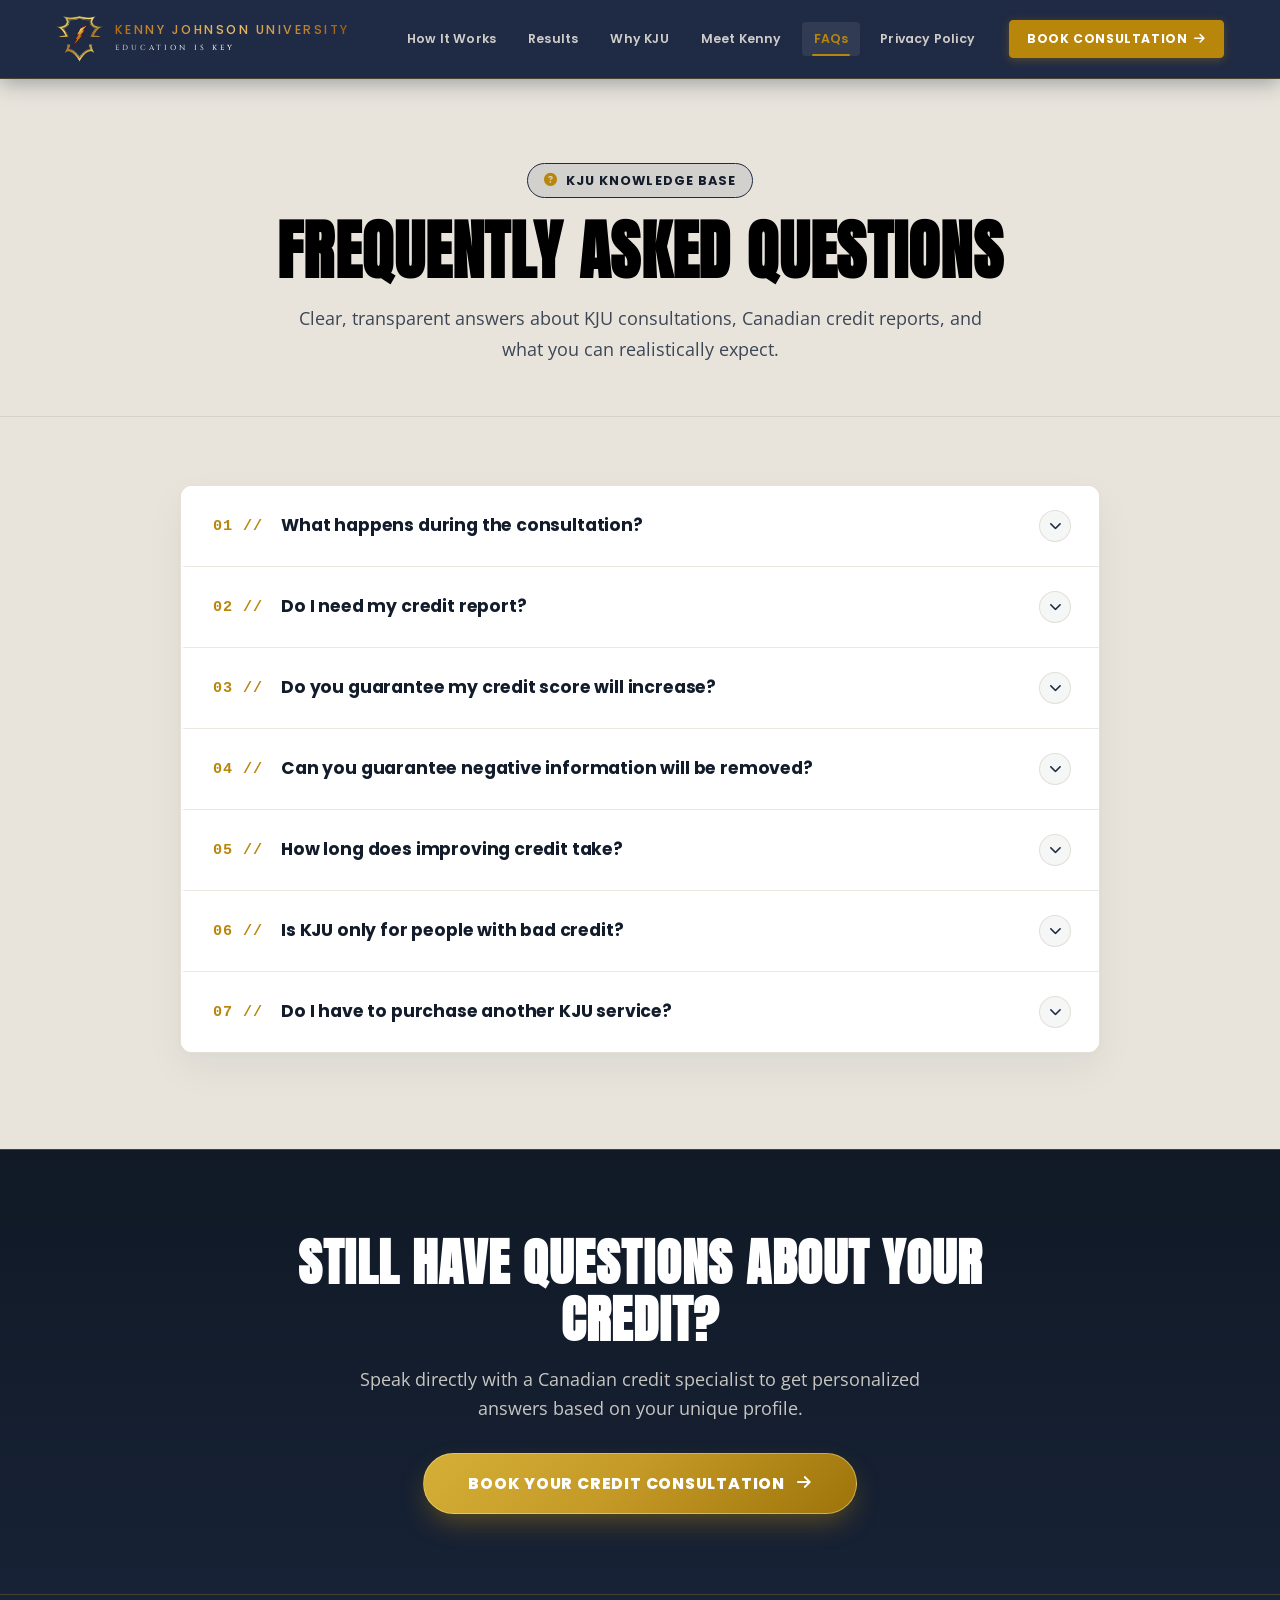
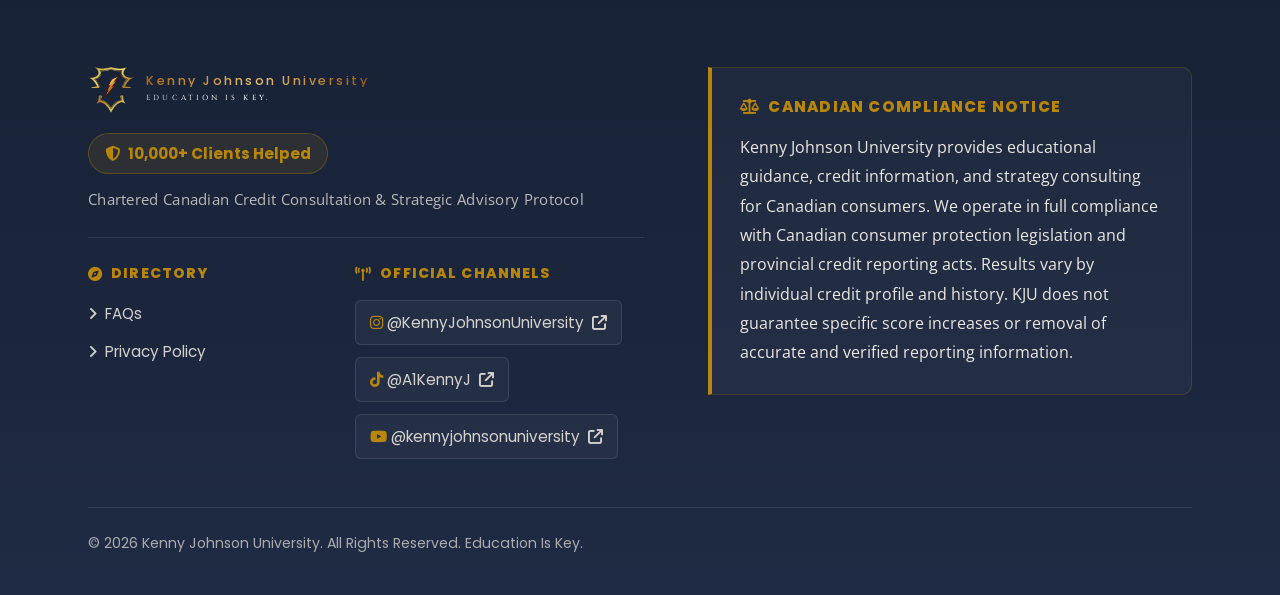
<file: faqs.html>
<!DOCTYPE html>
<html lang="en-CA">
<head>
  <meta charset="UTF-8">
  <meta name="viewport" content="width=device-width, initial-scale=1.0">
  <title>Frequently Asked Questions | Kenny Johnson University (KJU)</title>
  <meta name="description" content="Frequently asked questions about Kenny Johnson University (KJU) credit consultations, Canadian credit reports, and what you can realistically expect.">
  <meta name="robots" content="index, follow">
  <link rel="icon" type="image/png" href="images/favicon.png">

  <!-- Open Graph -->
  <meta property="og:title" content="Frequently Asked Questions | Kenny Johnson University">
  <meta property="og:description" content="Clear, transparent answers about KJU consultations, Canadian credit reports, and what you can realistically expect.">
  <meta property="og:type" content="website">
  <meta property="og:image" content="images/favicon.png">

  <!-- Google Fonts: Anton (Display), Plus Jakarta Sans (UI), Outfit (Body), Cormorant Garamond (Editorial) -->
  <link rel="preconnect" href="https://fonts.googleapis.com">
  <link rel="preconnect" href="https://fonts.gstatic.com" crossorigin>
  <link href="https://fonts.googleapis.com/css2?family=Anton&family=Cormorant+Garamond:ital,wght@0,400;0,600;0,700;1,400;1,600&family=Outfit:wght@300;400;500;600;700;800&family=Plus+Jakarta+Sans:ital,wght@0,400;0,500;0,600;0,700;0,800;1,400;1,700&display=swap" rel="stylesheet">

  <!-- Font Awesome Icons -->
  <link rel="stylesheet" href="https://cdnjs.cloudflare.com/ajax/libs/font-awesome/6.5.1/css/all.min.css" integrity="sha512-DTOQO9RWCH3ppGqcWaEA1BIZOC6xxalwEsw9c2QQeAIftl+Vegovlnee1c9QX4TctnWMn13TZye+giMm8e2LwA==" crossorigin="anonymous" referrerpolicy="no-referrer" />

  <!-- Calendly Official Embed Assets -->
  <link href="https://assets.calendly.com/assets/external/widget.css" rel="stylesheet">
  <script src="https://assets.calendly.com/assets/external/widget.js" type="text/javascript" async></script>

  <!-- Campaign CSS -->
  <link rel="stylesheet" href="css/style.css">
</head>
<body>

  <!-- ==========================================================================
       SECTION 01 — MINIMAL HEADER (SOLID AUTHORITY NAVY BLUE)
       ========================================================================== -->
  <header class="kju-header">
    <div class="kju-container">
      <div class="kju-header-inner">
        <div class="kju-navbar-logo-slot">
          <a href="index.html" class="kju-brand-logo" aria-label="Kenny Johnson University Home">
            <img src="images/favicon.png" alt="KJU Shield Logo" height="46">
            <div class="kju-brand-text">
              <span class="kju-brand-name">KENNY JOHNSON UNIVERSITY</span>
              <span class="kju-brand-tagline">EDUCATION IS KEY</span>
            </div>
          </a>
        </div>
        <div class="kju-header-right">
          <nav class="kju-header-nav" id="kjuHeaderNav" aria-label="Primary Navigation">
            <a href="index.html#kjuHowSection" class="kju-header-nav-link">
              <span>How It Works</span>
              <i class="fa-solid fa-chevron-right kju-mobile-chevron" aria-hidden="true"></i>
            </a>
            <a href="index.html#kjuTestimonials" class="kju-header-nav-link">
              <span>Results</span>
              <i class="fa-solid fa-chevron-right kju-mobile-chevron" aria-hidden="true"></i>
            </a>
            <a href="index.html#kjuWhySection" class="kju-header-nav-link">
              <span>Why KJU</span>
              <i class="fa-solid fa-chevron-right kju-mobile-chevron" aria-hidden="true"></i>
            </a>
            <a href="index.html#kjuMeetSection" class="kju-header-nav-link">
              <span>Meet Kenny</span>
              <i class="fa-solid fa-chevron-right kju-mobile-chevron" aria-hidden="true"></i>
            </a>
            <a href="faqs.html" class="kju-header-nav-link is-active">
              <span>FAQs</span>
              <i class="fa-solid fa-chevron-right kju-mobile-chevron" aria-hidden="true"></i>
            </a>
            <a href="privacy.html" class="kju-header-nav-link">
              <span>Privacy Policy</span>
              <i class="fa-solid fa-chevron-right kju-mobile-chevron" aria-hidden="true"></i>
            </a>
            <div class="kju-mobile-nav-cta-wrap">
              <button type="button" class="kju-mobile-nav-cta-btn" data-open-fit-check>
                <span>BOOK MY CREDIT CONSULTATION</span>
                <i class="fa-solid fa-arrow-right" aria-hidden="true"></i>
              </button>
            </div>
          </nav>
          <button type="button" class="kju-header-cta-btn" data-open-fit-check>
            <span>BOOK CONSULTATION</span>
            <i class="fa-solid fa-arrow-right" aria-hidden="true"></i>
          </button>
          <button type="button" class="kju-nav-toggle" id="kjuNavToggle" aria-label="Toggle Navigation Menu" aria-expanded="false">
            <i class="fa-solid fa-bars"></i>
          </button>
        </div>
      </div>
    </div>
  </header>
  <div class="kju-nav-backdrop" id="kjuNavBackdrop" aria-hidden="true"></div>

  <!-- ==========================================================================
       FAQ PAGE HERO
       ========================================================================== -->
  <section class="kju-faq-page-hero">
    <div class="kju-container">
      <div class="kju-badge">
        <i class="fa-solid fa-circle-question" aria-hidden="true"></i>
        <span>KJU KNOWLEDGE BASE</span>
      </div>
      <h1 class="kju-faq-page-title">Frequently Asked Questions</h1>
      <p class="kju-faq-page-subhead">
        Clear, transparent answers about KJU consultations, Canadian credit reports, and what you can realistically expect.
      </p>
    </div>
  </section>

  <!-- ==========================================================================
       FAQ MASTER LEDGER DOCKET
       ========================================================================== -->
  <section class="kju-faq-page-body">
    <div class="kju-container">
      <div class="kju-faq-accordion" role="region" aria-label="Frequently Asked Questions Docket">

        <!-- Item 01 -->
        <div class="kju-faq-item">
          <button type="button" class="kju-faq-header" aria-expanded="false">
            <div class="kju-faq-header-left">
              <span class="kju-faq-num">01 //</span>
              <span class="kju-faq-question">What happens during the consultation?</span>
            </div>
            <span class="kju-faq-icon" aria-hidden="true">
              <i class="fa-solid fa-chevron-down"></i>
            </span>
          </button>
          <div class="kju-faq-body">
            <p>We'll discuss your current credit situation, the challenges you're facing, and what you're trying to accomplish.</p>
            <p>We'll help you better understand potential strategies and determine whether KJU offers a service that may be appropriate for your situation.</p>
          </div>
        </div>

        <!-- Item 02 -->
        <div class="kju-faq-item">
          <button type="button" class="kju-faq-header" aria-expanded="false">
            <div class="kju-faq-header-left">
              <span class="kju-faq-num">02 //</span>
              <span class="kju-faq-question">Do I need my credit report?</span>
            </div>
            <span class="kju-faq-icon" aria-hidden="true">
              <i class="fa-solid fa-chevron-down"></i>
            </span>
          </button>
          <div class="kju-faq-body">
            <p>Having access to your credit information can make the conversation more productive. Follow any instructions provided when booking your appointment.</p>
          </div>
        </div>

        <!-- Item 03 -->
        <div class="kju-faq-item">
          <button type="button" class="kju-faq-header" aria-expanded="false">
            <div class="kju-faq-header-left">
              <span class="kju-faq-num">03 //</span>
              <span class="kju-faq-question">Do you guarantee my credit score will increase?</span>
            </div>
            <span class="kju-faq-icon" aria-hidden="true">
              <i class="fa-solid fa-chevron-down"></i>
            </span>
          </button>
          <div class="kju-faq-body">
            <p><strong>No.</strong></p>
            <p>Credit scores are calculated using multiple factors, and every credit profile is different. KJU does not guarantee a specific credit-score increase.</p>
          </div>
        </div>

        <!-- Item 04 -->
        <div class="kju-faq-item">
          <button type="button" class="kju-faq-header" aria-expanded="false">
            <div class="kju-faq-header-left">
              <span class="kju-faq-num">04 //</span>
              <span class="kju-faq-question">Can you guarantee negative information will be removed?</span>
            </div>
            <span class="kju-faq-icon" aria-hidden="true">
              <i class="fa-solid fa-chevron-down"></i>
            </span>
          </button>
          <div class="kju-faq-body">
            <p><strong>No.</strong></p>
            <p>We do not guarantee that specific information will be removed from a credit report. Outcomes depend on the information being reported and the circumstances of each individual case.</p>
          </div>
        </div>

        <!-- Item 05 -->
        <div class="kju-faq-item">
          <button type="button" class="kju-faq-header" aria-expanded="false">
            <div class="kju-faq-header-left">
              <span class="kju-faq-num">05 //</span>
              <span class="kju-faq-question">How long does improving credit take?</span>
            </div>
            <span class="kju-faq-icon" aria-hidden="true">
              <i class="fa-solid fa-chevron-down"></i>
            </span>
          </button>
          <div class="kju-faq-body">
            <p>There is no universal timeline.</p>
            <p>Your starting credit profile, the information being reported, your credit behaviour, and other factors can influence how your credit develops.</p>
          </div>
        </div>

        <!-- Item 06 -->
        <div class="kju-faq-item">
          <button type="button" class="kju-faq-header" aria-expanded="false">
            <div class="kju-faq-header-left">
              <span class="kju-faq-num">06 //</span>
              <span class="kju-faq-question">Is KJU only for people with bad credit?</span>
            </div>
            <span class="kju-faq-icon" aria-hidden="true">
              <i class="fa-solid fa-chevron-down"></i>
            </span>
          </button>
          <div class="kju-faq-body">
            <p><strong>No.</strong></p>
            <p>People seek credit guidance for many different reasons.</p>
            <p>You may be dealing with damaged credit, trying to rebuild, preparing for a future financial goal, or simply trying to better understand your credit profile.</p>
          </div>
        </div>

        <!-- Item 07 -->
        <div class="kju-faq-item">
          <button type="button" class="kju-faq-header" aria-expanded="false">
            <div class="kju-faq-header-left">
              <span class="kju-faq-num">07 //</span>
              <span class="kju-faq-question">Do I have to purchase another KJU service?</span>
            </div>
            <span class="kju-faq-icon" aria-hidden="true">
              <i class="fa-solid fa-chevron-down"></i>
            </span>
          </button>
          <div class="kju-faq-body">
            <p><strong>No.</strong></p>
            <p>If a KJU service may be appropriate for your situation, we'll explain your options.</p>
            <p>You decide whether you'd like to move forward.</p>
          </div>
        </div>

      </div>
    </div>
  </section>

  <!-- ==========================================================================
       DOCKED PRE-FOOTER CTA (SEAMLESS AUTHORITY TRANSITION)
       ========================================================================== -->
  <section class="kju-faq-docked-cta">
    <div class="kju-container">
      <h2>Still Have Questions About Your Credit?</h2>
      <p>Speak directly with a Canadian credit specialist to get personalized answers based on your unique profile.</p>
      <button type="button" class="kju-btn kju-btn-primary" data-open-fit-check>
        <span>BOOK YOUR CREDIT CONSULTATION</span>
        <i class="fa-solid fa-arrow-right" aria-hidden="true"></i>
      </button>
    </div>
  </section>

  <!-- ==========================================================================
       SECTION 17 — MULTI-COLUMN INSTITUTIONAL LEDGER FOOTER
       ========================================================================== -->
  <footer class="kju-footer kju-footer-institutional">
    <div class="kju-container">
      <div class="kju-footer-grid">

        <!-- Column 1: Brand Identity, Directory & Official Channels -->
        <div class="kju-footer-col kju-footer-col-brand">
          <a href="index.html" class="kju-brand-logo" aria-label="Kenny Johnson University Home">
            <img src="images/favicon.png" alt="KJU Shield Logo" height="46">
            <div class="kju-brand-text">
              <span class="kju-brand-name">Kenny Johnson University</span>
              <span class="kju-brand-tagline">EDUCATION IS KEY.</span>
            </div>
          </a>

          <div class="kju-footer-trust-pill">
            <i class="fa-solid fa-shield-halved" aria-hidden="true"></i>
            <span>10,000+ Clients Helped</span>
          </div>

          <div class="kju-footer-sub-tagline">
            Chartered Canadian Credit Consultation &amp; Strategic Advisory Protocol
          </div>

          <div class="kju-footer-links-row">
            <div class="kju-footer-subcol">
              <div class="kju-footer-ledger-heading">
                <i class="fa-solid fa-compass" aria-hidden="true"></i>
                <span>DIRECTORY</span>
              </div>
              <ul class="kju-footer-link-list">
                <li><a href="faqs.html" class="kju-footer-link"><i class="fa-solid fa-angle-right" aria-hidden="true"></i> FAQs</a></li>
                <li><a href="privacy.html" class="kju-footer-link"><i class="fa-solid fa-angle-right" aria-hidden="true"></i> Privacy Policy</a></li>
              </ul>
            </div>

            <div class="kju-footer-subcol">
              <div class="kju-footer-ledger-heading">
                <i class="fa-solid fa-tower-broadcast" aria-hidden="true"></i>
                <span>OFFICIAL CHANNELS</span>
              </div>
              <ul class="kju-footer-link-list">
                <li>
                  <a href="https://instagram.com/KennyJohnsonUniversity" target="_blank" rel="noopener noreferrer" class="kju-footer-channel-link">
                    <span><i class="fa-brands fa-instagram" style="color: var(--kju-gold);" aria-hidden="true"></i> @KennyJohnsonUniversity</span>
                    <i class="fa-solid fa-arrow-up-right-from-square" aria-hidden="true"></i>
                  </a>
                </li>
                <li>
                  <a href="https://tiktok.com/@A1KennyJ" target="_blank" rel="noopener noreferrer" class="kju-footer-channel-link">
                    <span><i class="fa-brands fa-tiktok" style="color: var(--kju-gold);" aria-hidden="true"></i> @A1KennyJ</span>
                    <i class="fa-solid fa-arrow-up-right-from-square" aria-hidden="true"></i>
                  </a>
                </li>
                <li>
                  <a href="https://www.youtube.com/channel/UC_ahlWam8IIzkylkugxOKvg" target="_blank" rel="noopener noreferrer" class="kju-footer-channel-link">
                    <span><i class="fa-brands fa-youtube" style="color: var(--kju-gold);" aria-hidden="true"></i> @kennyjohnsonuniversity</span>
                    <i class="fa-solid fa-arrow-up-right-from-square" aria-hidden="true"></i>
                  </a>
                </li>
              </ul>
            </div>
          </div>
        </div>

        <!-- Column 2: Regulatory & Canadian Jurisdiction -->
        <div class="kju-footer-col kju-footer-col-compliance">
          <div class="kju-footer-ledger-heading">
            <i class="fa-solid fa-scale-balanced" aria-hidden="true"></i>
            <span>CANADIAN COMPLIANCE NOTICE</span>
          </div>
          <p class="kju-footer-compliance-text">
            Kenny Johnson University provides educational guidance, credit information, and strategy consulting for Canadian consumers. We operate in full compliance with Canadian consumer protection legislation and provincial credit reporting acts. Results vary by individual credit profile and history. KJU does not guarantee specific score increases or removal of accurate and verified reporting information.
          </p>
        </div>

      </div>

      <!-- Bottom Basemark Rule -->
      <div class="kju-footer-basemark">
        <div class="kju-footer-copyright">
          &copy; 2026 Kenny Johnson University. All Rights Reserved. Education Is Key.
        </div>
      </div>
    </div>
  </footer>

  <!-- Floating Back to Top Direct Button -->
  <button type="button" class="kju-back-to-top" id="kjuBackToTop" aria-label="Direct to top of page">
    <i class="fa-solid fa-arrow-up" aria-hidden="true"></i>
  </button>

  <!-- ==========================================================================
       QUALIFICATION FORM & ASSESSMENT MODAL (STATE MACHINE)
       ========================================================================== -->
  <div class="kju-modal-overlay" id="kjuQualModal" role="dialog" aria-modal="true" aria-labelledby="kjuQualModalTitle">
    <div class="kju-modal-card">
      <button type="button" class="kju-modal-close" id="kjuModalClose" aria-label="Close Questionnaire">
        <i class="fa-solid fa-xmark"></i>
      </button>

      <!-- Progress Indicator -->
      <div class="kju-form-progress-wrap">
        <div class="kju-form-progress-text" id="kjuQualProgressText">QUESTION 1 OF 6</div>
        <div class="kju-form-progress-bar">
          <div class="kju-form-progress-fill" id="kjuQualProgressFill" style="width: 15%;"></div>
        </div>
      </div>

      <!-- Luxury Inline Notification / Toast for Validation Feedback -->
      <div class="kju-modal-toast" id="kjuModalToast" aria-live="assertive" role="alert"></div>

      <!-- Question Steps -->

      <!-- Q1: Province -->
      <div class="kju-step-container is-active" id="step_province">
        <h3 class="kju-step-question" id="kjuQualModalTitle">What province are you located in?</h3>
        <p class="kju-step-helper">Credit reporting legislation varies slightly by Canadian province and territory.</p>
        <select class="kju-select-control" id="kjuProvinceSelect">
          <option value="QC" selected>Quebec (QC)</option>
          <option value="ON">Ontario (ON)</option>
          <option value="BC">British Columbia (BC)</option>
          <option value="AB">Alberta (AB)</option>
          <option value="MB">Manitoba (MB)</option>
          <option value="SK">Saskatchewan (SK)</option>
          <option value="NS">Nova Scotia (NS)</option>
          <option value="NB">New Brunswick (NB)</option>
          <option value="NL">Newfoundland and Labrador (NL)</option>
          <option value="PE">Prince Edward Island (PE)</option>
          <option value="NT">Northwest Territories (NT)</option>
          <option value="YT">Yukon (YT)</option>
          <option value="NU">Nunavut (NU)</option>
        </select>
      </div>

      <!-- Q2: Showing Items (Multi-Select) -->
      <div class="kju-step-container" id="step_items">
        <h3 class="kju-step-question">Which of these are currently showing on your credit report?</h3>
        <p class="kju-step-helper">Select all that apply.</p>
        <div class="kju-options-grid" id="kjuQ2OptionsGroup">
          <button type="button" class="kju-option-btn" data-value="Collections">
            <span>Collections</span>
            <div class="kju-option-checkbox-indicator"><i class="fa-solid fa-check"></i></div>
          </button>
          <button type="button" class="kju-option-btn" data-value="Discharged bankruptcy">
            <span>Discharged bankruptcy</span>
            <div class="kju-option-checkbox-indicator"><i class="fa-solid fa-check"></i></div>
          </button>
          <button type="button" class="kju-option-btn" data-value="Discharged consumer proposal">
            <span>Discharged consumer proposal</span>
            <div class="kju-option-checkbox-indicator"><i class="fa-solid fa-check"></i></div>
          </button>
          <button type="button" class="kju-option-btn" data-value="Discharged judgments">
            <span>Discharged judgments</span>
            <div class="kju-option-checkbox-indicator"><i class="fa-solid fa-check"></i></div>
          </button>
          <button type="button" class="kju-option-btn" data-value="Discharged charge-offs">
            <span>Discharged charge-offs</span>
            <div class="kju-option-checkbox-indicator"><i class="fa-solid fa-check"></i></div>
          </button>
          <button type="button" class="kju-option-btn" data-value="None of the above">
            <span>None of the above</span>
            <div class="kju-option-checkbox-indicator"><i class="fa-solid fa-check"></i></div>
          </button>
        </div>
      </div>

      <!-- Q3: Item Count -->
      <div class="kju-step-container" id="step_item_count">
        <h3 class="kju-step-question">How many of these negative accounts or items are currently showing?</h3>
        <p class="kju-step-helper">An estimate across Equifax and TransUnion.</p>
        <div class="kju-options-grid" data-single-select="negativeCount">
          <button type="button" class="kju-option-btn" data-value="1"><span>1</span> <i class="fa-solid fa-chevron-right"></i></button>
          <button type="button" class="kju-option-btn" data-value="2"><span>2</span> <i class="fa-solid fa-chevron-right"></i></button>
          <button type="button" class="kju-option-btn" data-value="3"><span>3</span> <i class="fa-solid fa-chevron-right"></i></button>
          <button type="button" class="kju-option-btn" data-value="4+"><span>4+</span> <i class="fa-solid fa-chevron-right"></i></button>
          <button type="button" class="kju-option-btn" data-value="Not sure"><span>Not sure</span> <i class="fa-solid fa-chevron-right"></i></button>
        </div>
      </div>

      <!-- Q4: Collections -->
      <div class="kju-step-container" id="step_collections">
        <h3 class="kju-step-question">Do you currently have any collection accounts?</h3>
        <p class="kju-step-helper">Accounts assigned or sold to third-party collection agencies.</p>
        <div class="kju-options-grid" data-single-select="hasCollections">
          <button type="button" class="kju-option-btn" data-value="Yes"><span>Yes</span> <i class="fa-solid fa-chevron-right"></i></button>
          <button type="button" class="kju-option-btn" data-value="No"><span>No</span> <i class="fa-solid fa-chevron-right"></i></button>
          <button type="button" class="kju-option-btn" data-value="Not sure"><span>Not sure</span> <i class="fa-solid fa-chevron-right"></i></button>
        </div>
      </div>

      <!-- Q5 Conditional: Collections Count -->
      <div class="kju-step-container" id="step_coll_count">
        <h3 class="kju-step-question">If yes, how many collection accounts do you currently have?</h3>
        <p class="kju-step-helper">Select the count that best reflects your file.</p>
        <div class="kju-options-grid" data-single-select="collectionsCount">
          <button type="button" class="kju-option-btn" data-value="1"><span>1</span> <i class="fa-solid fa-chevron-right"></i></button>
          <button type="button" class="kju-option-btn" data-value="2"><span>2</span> <i class="fa-solid fa-chevron-right"></i></button>
          <button type="button" class="kju-option-btn" data-value="3"><span>3</span> <i class="fa-solid fa-chevron-right"></i></button>
          <button type="button" class="kju-option-btn" data-value="4+"><span>4+</span> <i class="fa-solid fa-chevron-right"></i></button>
        </div>
      </div>

      <!-- Q6: Consumer Proposal -->
      <div class="kju-step-container" id="step_proposal">
        <h3 class="kju-step-question">Have you filed for a consumer proposal?</h3>
        <p class="kju-step-helper">A formal debt restructuring agreement filed with a licensed insolvency trustee.</p>
        <div class="kju-options-grid" data-single-select="hasProposal">
          <button type="button" class="kju-option-btn" data-value="Yes"><span>Yes</span> <i class="fa-solid fa-chevron-right"></i></button>
          <button type="button" class="kju-option-btn" data-value="No"><span>No</span> <i class="fa-solid fa-chevron-right"></i></button>
        </div>
      </div>

      <!-- Q7 Conditional: Proposal Discharged -->
      <div class="kju-step-container" id="step_prop_disch">
        <h3 class="kju-step-question">If yes, has your consumer proposal been discharged?</h3>
        <p class="kju-step-helper">You have received your Certificate of Full Performance.</p>
        <div class="kju-options-grid" data-single-select="proposalDischarged">
          <button type="button" class="kju-option-btn" data-value="Yes"><span>Yes (Fully Discharged)</span> <i class="fa-solid fa-chevron-right"></i></button>
          <button type="button" class="kju-option-btn" data-value="No"><span>No (Still Active / In Progress)</span> <i class="fa-solid fa-chevron-right"></i></button>
        </div>
      </div>

      <!-- Q8: Bankruptcy -->
      <div class="kju-step-container" id="step_bankruptcy">
        <h3 class="kju-step-question">Have you filed for bankruptcy?</h3>
        <p class="kju-step-helper">A legal proceeding administered under the Bankruptcy and Insolvency Act.</p>
        <div class="kju-options-grid" data-single-select="hasBankruptcy">
          <button type="button" class="kju-option-btn" data-value="Yes"><span>Yes</span> <i class="fa-solid fa-chevron-right"></i></button>
          <button type="button" class="kju-option-btn" data-value="No"><span>No</span> <i class="fa-solid fa-chevron-right"></i></button>
        </div>
      </div>

      <!-- Q9 Conditional: Bankruptcy Discharged -->
      <div class="kju-step-container" id="step_bank_disch">
        <h3 class="kju-step-question">If yes, has your bankruptcy been discharged?</h3>
        <p class="kju-step-helper">You have received your formal court order of discharge.</p>
        <div class="kju-options-grid" data-single-select="bankruptcyDischarged">
          <button type="button" class="kju-option-btn" data-value="Yes"><span>Yes (Formally Discharged)</span> <i class="fa-solid fa-chevron-right"></i></button>
          <button type="button" class="kju-option-btn" data-value="No"><span>No (Still Active)</span> <i class="fa-solid fa-chevron-right"></i></button>
        </div>
      </div>

      <!-- Q10: Bureau Access -->
      <div class="kju-step-container" id="step_bureaus">
        <h3 class="kju-step-question">Do you have access to both Credit Karma and Equifax?</h3>
        <p class="kju-step-helper">Both bureau files are needed to compare tradelines. If you don't have access yet, a sales teammate will help you get access.</p>
        <div class="kju-options-grid" data-single-select="hasBureauAccess">
          <button type="button" class="kju-option-btn" data-value="Yes"><span>Yes, I have access to both</span> <i class="fa-solid fa-chevron-right"></i></button>
          <button type="button" class="kju-option-btn" data-value="No"><span>No, I do not have access to both yet</span> <i class="fa-solid fa-chevron-right"></i></button>
        </div>

        <!-- Sales Teammate Selection (revealed when 'Yes' or 'No' is selected) -->
        <div class="kju-teammate-selector-wrap" id="kjuTeammateSelectorQ10" style="display: none; margin-top: 20px;">
          <div class="kju-teammate-selector-header">
            <i class="fa-solid fa-headset" style="color: var(--kju-gold);"></i>
            <span id="kjuTeammateHeaderTitle">Choose your credit consultant:</span>
          </div>
          <div class="kju-teammate-grid">
            <button type="button" class="kju-teammate-btn is-active" data-teammate-id="mariane">
              <div class="kju-teammate-avatar-ring"><i class="fa-solid fa-user-check"></i></div>
              <div class="kju-teammate-info">
                <span class="kju-teammate-name">Mariane Pacheco</span>
                <span class="kju-teammate-call-type">Credit Consultation call</span>
              </div>
            </button>
            <button type="button" class="kju-teammate-btn" data-teammate-id="jasmin">
              <div class="kju-teammate-avatar-ring"><i class="fa-solid fa-user-check"></i></div>
              <div class="kju-teammate-info">
                <span class="kju-teammate-name">Jasmin Ichihara</span>
                <span class="kju-teammate-call-type">Credit Consultation call</span>
              </div>
            </button>
            <button type="button" class="kju-teammate-btn" data-teammate-id="john">
              <div class="kju-teammate-avatar-ring"><i class="fa-solid fa-user-check"></i></div>
              <div class="kju-teammate-info">
                <span class="kju-teammate-name">John Parcon</span>
                <span class="kju-teammate-call-type">Credit Consultation call</span>
              </div>
            </button>
          </div>
        </div>
      </div>

      <!-- Embedded Calendly Step -->
      <div class="kju-step-container" id="step_calendly">
        <div class="kju-calendly-header-bar">
          <button type="button" class="kju-calendly-back-btn" id="kjuCalendlyBackBtn" aria-label="Go back to previous step">
            <i class="fa-solid fa-arrow-left"></i>
            <span>Back</span>
          </button>
          <div class="kju-result-box" style="margin-bottom: 0; text-align: left; flex: 1;">
            <h3 class="kju-result-title" id="kjuCalendlyTitle">Select Your Strategy Call Time</h3>
            <p id="kjuCalendlySubtitle" class="kju-calendly-subtitle">
              Choose an available date and time slot below to complete your booking.
            </p>
          </div>
        </div>
        <div class="kju-calendly-frame-wrap" id="kjuCalendlyContainer">
          <!-- Dynamically populated iframe -->
        </div>
      </div>

      <!-- Not Currently Eligible Result Box -->
      <div class="kju-step-container" id="step_result">
        <div class="kju-result-box">
          <i class="fa-solid fa-circle-exclamation kju-result-icon not-eligible"></i>
          <h3 class="kju-result-title">NOT CURRENTLY ELIGIBLE FOR THE FREE CONSULTATION</h3>
          <div class="kju-result-explanation" id="kjuResultExplanation">
            <!-- Dynamically populated reason -->
          </div>
          <div class="kju-result-actions">
            <button type="button" class="kju-btn kju-btn-primary" id="kjuPaidConsultBtn">
              <span>Book a Paid Consultation With Kenny</span>
              <i class="fa-solid fa-calendar"></i>
            </button>
            <button type="button" class="kju-btn kju-btn-secondary" id="kjuExitResultBtn">
              <span>Leave / Exit</span>
            </button>
          </div>
        </div>
      </div>

      <!-- Form Navigation Buttons -->
      <div class="kju-form-nav">
        <button type="button" class="kju-btn kju-btn-back" id="kjuQualBackBtn" style="display: none;">
          <i class="fa-solid fa-arrow-left"></i>
          <span>Back</span>
        </button>
        <button type="button" class="kju-btn kju-btn-primary" id="kjuQualNextBtn">
          <span>Continue</span>
          <i class="fa-solid fa-arrow-right"></i>
        </button>
      </div>

    </div>
  </div>

  <!-- Campaign JS -->
  <script src="js/script.js"></script>
</body>
</html>
</file>
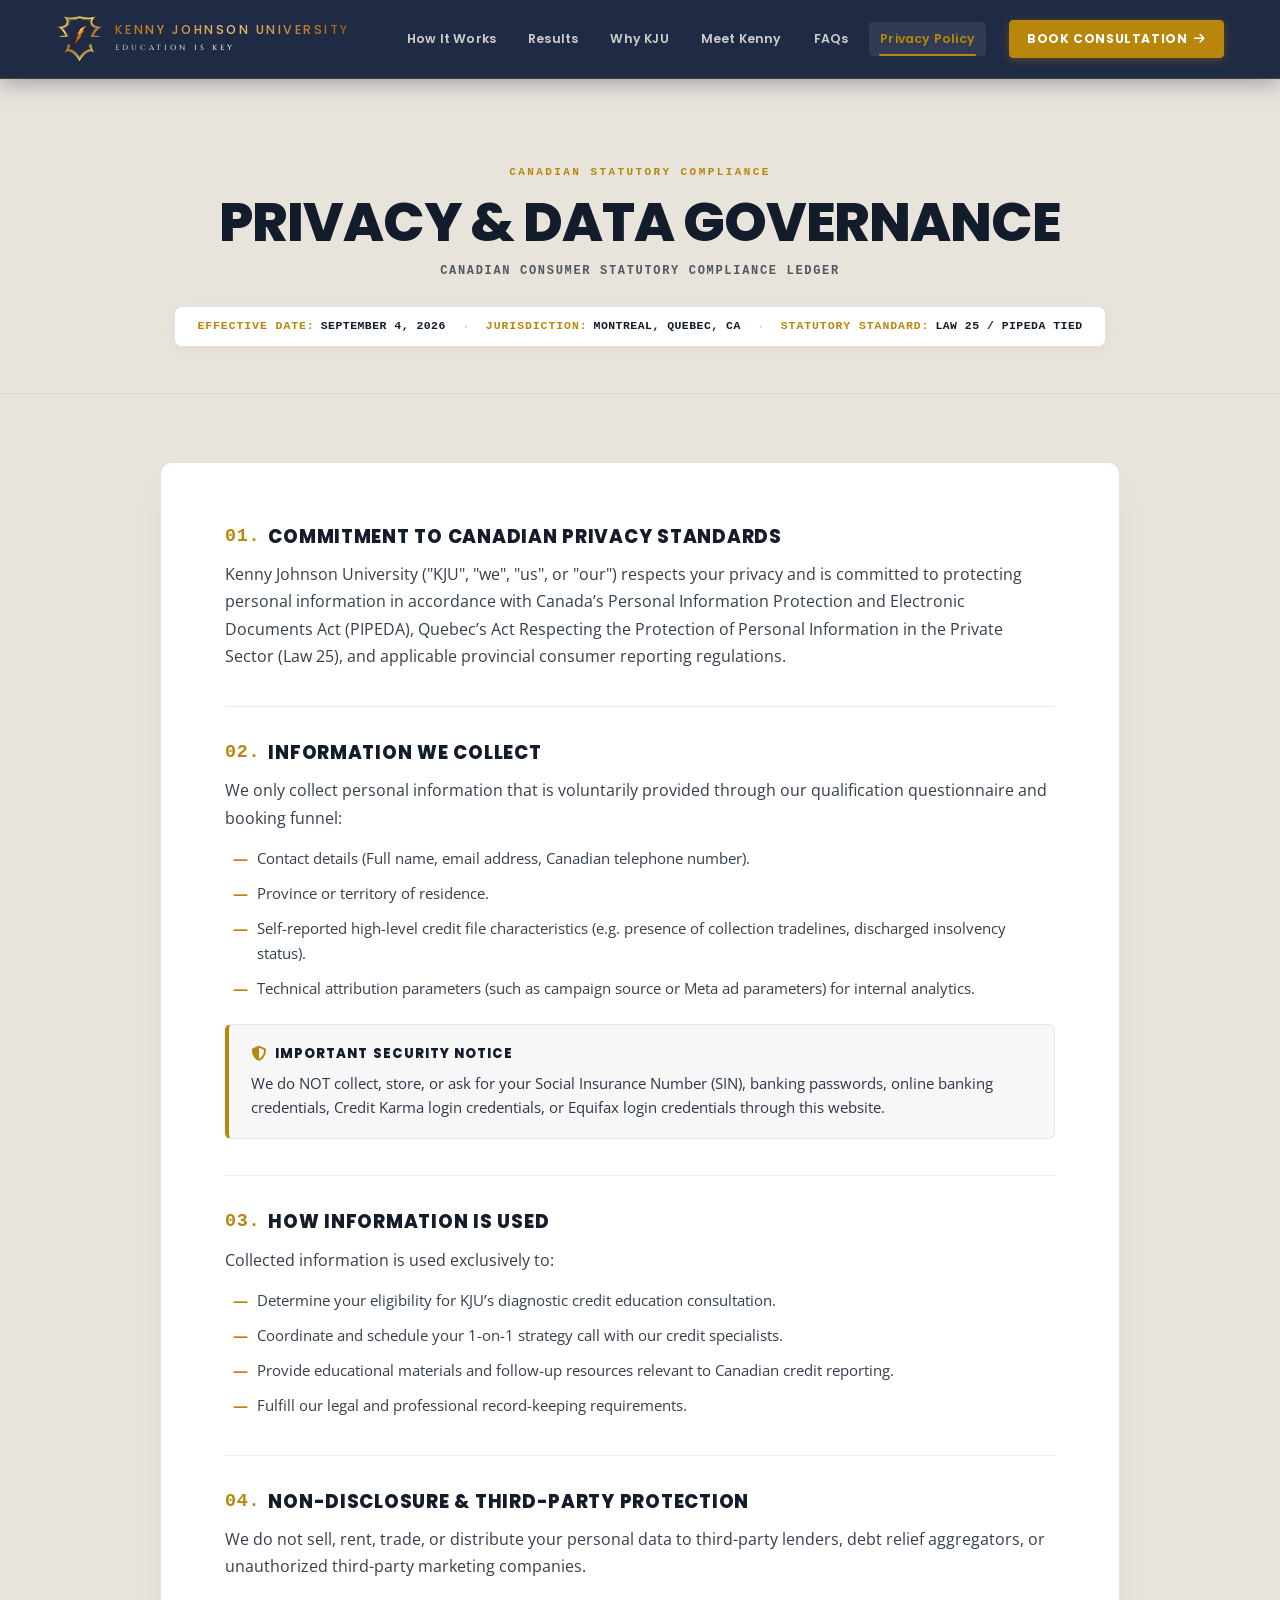
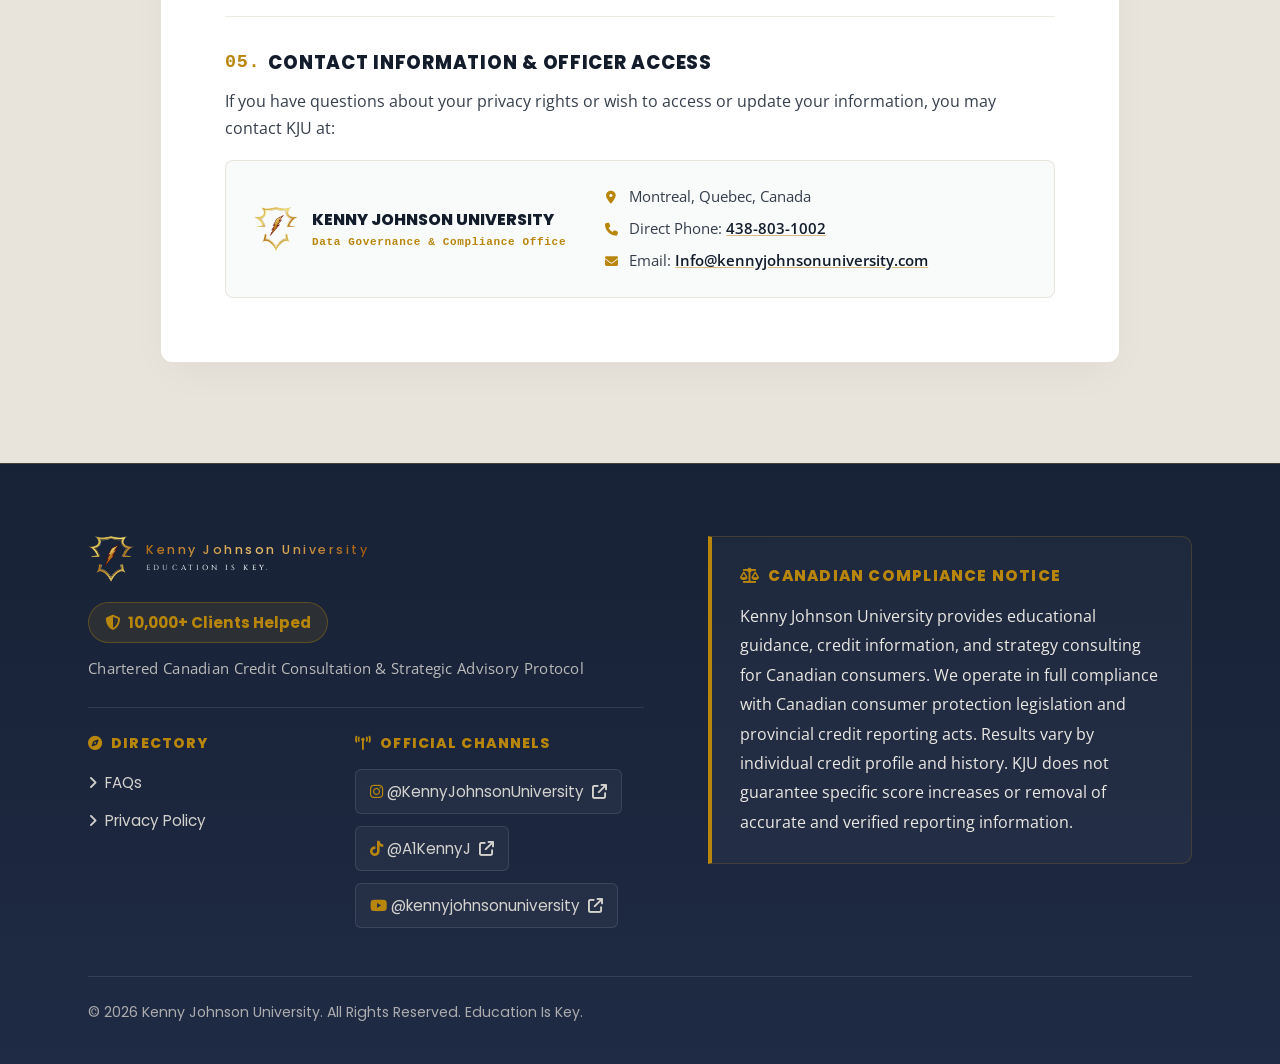
<file: privacy.html>
<!DOCTYPE html>
<html lang="en-CA">
<head>
  <meta charset="UTF-8">
  <meta name="viewport" content="width=device-width, initial-scale=1.0">
  <title>Privacy Policy | Kenny Johnson University (KJU)</title>
  <meta name="description" content="KJU Privacy Policy. How Kenny Johnson University protects and handles Canadian consumer data and consultation information.">
  <meta name="robots" content="noindex, nofollow">
  <link rel="icon" type="image/png" href="images/favicon.png">

  <!-- Google Fonts: Anton (Display), Plus Jakarta Sans (UI), Outfit (Body), Cormorant Garamond (Editorial) -->
  <link rel="preconnect" href="https://fonts.googleapis.com">
  <link rel="preconnect" href="https://fonts.gstatic.com" crossorigin>
  <link href="https://fonts.googleapis.com/css2?family=Anton&family=Cormorant+Garamond:ital,wght@0,400;0,600;0,700;1,400;1,600&family=Outfit:wght@300;400;500;600;700;800&family=Plus+Jakarta+Sans:ital,wght@0,400;0,500;0,600;0,700;0,800;1,400;1,700&display=swap" rel="stylesheet">

  <!-- Font Awesome Icons -->
  <link rel="stylesheet" href="https://cdnjs.cloudflare.com/ajax/libs/font-awesome/6.5.1/css/all.min.css" integrity="sha512-DTOQO9RWCH3ppGqcWaEA1BIZOC6xxalwEsw9c2QQeAIftl+Vegovlnee1c9QX4TctnWMn13TZye+giMm8e2LwA==" crossorigin="anonymous" referrerpolicy="no-referrer" />

  <!-- Calendly Official Embed Assets -->
  <link href="https://assets.calendly.com/assets/external/widget.css" rel="stylesheet">
  <script src="https://assets.calendly.com/assets/external/widget.js" type="text/javascript" async></script>

  <!-- Campaign CSS -->
  <link rel="stylesheet" href="css/style.css">
</head>
<body>

  <!-- ==========================================================================
       SECTION 01 — MINIMAL HEADER (SOLID AUTHORITY NAVY BLUE)
       ========================================================================== -->
  <header class="kju-header">
    <div class="kju-container">
      <div class="kju-header-inner">
        <div class="kju-navbar-logo-slot">
          <a href="index.html" class="kju-brand-logo" aria-label="Kenny Johnson University Home">
            <img src="images/favicon.png" alt="KJU Shield Logo" height="46">
            <div class="kju-brand-text">
              <span class="kju-brand-name">KENNY JOHNSON UNIVERSITY</span>
              <span class="kju-brand-tagline">EDUCATION IS KEY</span>
            </div>
          </a>
        </div>
        <div class="kju-header-right">
          <nav class="kju-header-nav" id="kjuHeaderNav" aria-label="Primary Navigation">
            <a href="index.html#kjuHowSection" class="kju-header-nav-link">
              <span>How It Works</span>
              <i class="fa-solid fa-chevron-right kju-mobile-chevron" aria-hidden="true"></i>
            </a>
            <a href="index.html#kjuTestimonials" class="kju-header-nav-link">
              <span>Results</span>
              <i class="fa-solid fa-chevron-right kju-mobile-chevron" aria-hidden="true"></i>
            </a>
            <a href="index.html#kjuWhySection" class="kju-header-nav-link">
              <span>Why KJU</span>
              <i class="fa-solid fa-chevron-right kju-mobile-chevron" aria-hidden="true"></i>
            </a>
            <a href="index.html#kjuMeetSection" class="kju-header-nav-link">
              <span>Meet Kenny</span>
              <i class="fa-solid fa-chevron-right kju-mobile-chevron" aria-hidden="true"></i>
            </a>
            <a href="faqs.html" class="kju-header-nav-link">
              <span>FAQs</span>
              <i class="fa-solid fa-chevron-right kju-mobile-chevron" aria-hidden="true"></i>
            </a>
            <a href="privacy.html" class="kju-header-nav-link is-active">
              <span>Privacy Policy</span>
              <i class="fa-solid fa-chevron-right kju-mobile-chevron" aria-hidden="true"></i>
            </a>
            <div class="kju-mobile-nav-cta-wrap">
              <button type="button" class="kju-mobile-nav-cta-btn" data-open-fit-check>
                <span>BOOK MY CREDIT CONSULTATION</span>
                <i class="fa-solid fa-arrow-right" aria-hidden="true"></i>
              </button>
            </div>
          </nav>
          <button type="button" class="kju-header-cta-btn" data-open-fit-check>
            <span>BOOK CONSULTATION</span>
            <i class="fa-solid fa-arrow-right" aria-hidden="true"></i>
          </button>
          <button type="button" class="kju-nav-toggle" id="kjuNavToggle" aria-label="Toggle Navigation Menu" aria-expanded="false">
            <i class="fa-solid fa-bars"></i>
          </button>
        </div>
      </div>
    </div>
  </header>
  <div class="kju-nav-backdrop" id="kjuNavBackdrop" aria-hidden="true"></div>

  <!-- ==========================================================================
       PRIVACY PAGE HERO: CANADIAN STATUTORY MASTHEAD
       ========================================================================== -->
  <section class="kju-privacy-page-hero">
    <div class="kju-container">
      <span class="kju-privacy-overline">CANADIAN STATUTORY COMPLIANCE</span>
      <h1 class="kju-privacy-title">PRIVACY &amp; DATA GOVERNANCE</h1>
      <div class="kju-privacy-subtitle">CANADIAN CONSUMER STATUTORY COMPLIANCE LEDGER</div>

      <!-- Document Control Metadata Strip -->
      <div class="kju-privacy-meta-strip" role="region" aria-label="Document Metadata">
        <div class="kju-privacy-meta-item">
          <span class="kju-meta-label">EFFECTIVE DATE:</span>
          <span class="kju-meta-val">SEPTEMBER 4, 2026</span>
        </div>
        <span class="kju-meta-dot" aria-hidden="true">•</span>
        <div class="kju-privacy-meta-item">
          <span class="kju-meta-label">JURISDICTION:</span>
          <span class="kju-meta-val">MONTREAL, QUEBEC, CA</span>
        </div>
        <span class="kju-meta-dot" aria-hidden="true">•</span>
        <div class="kju-privacy-meta-item">
          <span class="kju-meta-label">STATUTORY STANDARD:</span>
          <span class="kju-meta-val">LAW 25 / PIPEDA TIED</span>
        </div>
      </div>
    </div>
  </section>

  <!-- ==========================================================================
       EDITORIAL LEGAL PLINTH / DOCUMENT CANVAS
       ========================================================================== -->
  <main class="kju-privacy-page-body">
    <div class="kju-container">
      <article class="kju-privacy-ledger-plate">

        <!-- Article 01 -->
        <section class="kju-privacy-article">
          <h2 class="kju-privacy-article-heading">
            <span class="kju-article-num">01.</span>
            <span>Commitment to Canadian Privacy Standards</span>
          </h2>
          <p>
            Kenny Johnson University ("KJU", "we", "us", or "our") respects your privacy and is committed to protecting personal information in accordance with Canada’s Personal Information Protection and Electronic Documents Act (PIPEDA), Quebec’s Act Respecting the Protection of Personal Information in the Private Sector (Law 25), and applicable provincial consumer reporting regulations.
          </p>
        </section>

        <hr class="kju-privacy-divider" aria-hidden="true">

        <!-- Article 02 -->
        <section class="kju-privacy-article">
          <h2 class="kju-privacy-article-heading">
            <span class="kju-article-num">02.</span>
            <span>Information We Collect</span>
          </h2>
          <p>We only collect personal information that is voluntarily provided through our qualification questionnaire and booking funnel:</p>
          <ul class="kju-privacy-list">
            <li>Contact details (Full name, email address, Canadian telephone number).</li>
            <li>Province or territory of residence.</li>
            <li>Self-reported high-level credit file characteristics (e.g. presence of collection tradelines, discharged insolvency status).</li>
            <li>Technical attribution parameters (such as campaign source or Meta ad parameters) for internal analytics.</li>
          </ul>

          <!-- Official Security Callout Plate -->
          <div class="kju-security-notice-callout" role="note">
            <div class="kju-security-notice-header">
              <i class="fa-solid fa-shield-halved" aria-hidden="true"></i>
              <span>IMPORTANT SECURITY NOTICE</span>
            </div>
            <p class="kju-security-notice-text">
              We do NOT collect, store, or ask for your Social Insurance Number (SIN), banking passwords, online banking credentials, Credit Karma login credentials, or Equifax login credentials through this website.
            </p>
          </div>
        </section>

        <hr class="kju-privacy-divider" aria-hidden="true">

        <!-- Article 03 -->
        <section class="kju-privacy-article">
          <h2 class="kju-privacy-article-heading">
            <span class="kju-article-num">03.</span>
            <span>How Information Is Used</span>
          </h2>
          <p>Collected information is used exclusively to:</p>
          <ul class="kju-privacy-list">
            <li>Determine your eligibility for KJU’s diagnostic credit education consultation.</li>
            <li>Coordinate and schedule your 1-on-1 strategy call with our credit specialists.</li>
            <li>Provide educational materials and follow-up resources relevant to Canadian credit reporting.</li>
            <li>Fulfill our legal and professional record-keeping requirements.</li>
          </ul>
        </section>

        <hr class="kju-privacy-divider" aria-hidden="true">

        <!-- Article 04 -->
        <section class="kju-privacy-article">
          <h2 class="kju-privacy-article-heading">
            <span class="kju-article-num">04.</span>
            <span>Non-Disclosure &amp; Third-Party Protection</span>
          </h2>
          <p>
            We do not sell, rent, trade, or distribute your personal data to third-party lenders, debt relief aggregators, or unauthorized third-party marketing companies.
          </p>
        </section>

        <hr class="kju-privacy-divider" aria-hidden="true">

        <!-- Article 05 -->
        <section class="kju-privacy-article">
          <h2 class="kju-privacy-article-heading">
            <span class="kju-article-num">05.</span>
            <span>Contact Information &amp; Officer Access</span>
          </h2>
          <p>If you have questions about your privacy rights or wish to access or update your information, you may contact KJU at:</p>

          <!-- Official Registry Contact Card -->
          <div class="kju-privacy-contact-card">
            <div class="kju-contact-card-brand">
              <img src="images/favicon.png" alt="KJU Shield Logo" class="kju-contact-shield">
              <div>
                <div class="kju-contact-title">Kenny Johnson University</div>
                <div class="kju-contact-subtitle">Data Governance &amp; Compliance Office</div>
              </div>
            </div>
            <div class="kju-contact-card-details">
              <div class="kju-contact-item">
                <i class="fa-solid fa-location-dot" aria-hidden="true"></i>
                <span>Montreal, Quebec, Canada</span>
              </div>
              <div class="kju-contact-item">
                <i class="fa-solid fa-phone" aria-hidden="true"></i>
                <span>Direct Phone: <a href="tel:4388031002" class="kju-legal-link">438-803-1002</a></span>
              </div>
              <div class="kju-contact-item">
                <i class="fa-solid fa-envelope" aria-hidden="true"></i>
                <span>Email: <a href="mailto:Info@kennyjohnsonuniversity.com" class="kju-legal-link">Info@kennyjohnsonuniversity.com</a></span>
              </div>
            </div>
          </div>
        </section>

      </article>
    </div>
  </main>

  <!-- ==========================================================================
       SECTION 17 — MULTI-COLUMN INSTITUTIONAL LEDGER FOOTER
       ========================================================================== -->
  <footer class="kju-footer kju-footer-institutional">
    <div class="kju-container">
      <div class="kju-footer-grid">

        <!-- Column 1: Brand Identity, Directory & Official Channels -->
        <div class="kju-footer-col kju-footer-col-brand">
          <a href="index.html" class="kju-brand-logo" aria-label="Kenny Johnson University Home">
            <img src="images/favicon.png" alt="KJU Shield Logo" height="46">
            <div class="kju-brand-text">
              <span class="kju-brand-name">Kenny Johnson University</span>
              <span class="kju-brand-tagline">EDUCATION IS KEY.</span>
            </div>
          </a>

          <div class="kju-footer-trust-pill">
            <i class="fa-solid fa-shield-halved" aria-hidden="true"></i>
            <span>10,000+ Clients Helped</span>
          </div>

          <div class="kju-footer-sub-tagline">
            Chartered Canadian Credit Consultation &amp; Strategic Advisory Protocol
          </div>

          <div class="kju-footer-links-row">
            <div class="kju-footer-subcol">
              <div class="kju-footer-ledger-heading">
                <i class="fa-solid fa-compass" aria-hidden="true"></i>
                <span>DIRECTORY</span>
              </div>
              <ul class="kju-footer-link-list">
                <li><a href="faqs.html" class="kju-footer-link"><i class="fa-solid fa-angle-right" aria-hidden="true"></i> FAQs</a></li>
                <li><a href="privacy.html" class="kju-footer-link"><i class="fa-solid fa-angle-right" aria-hidden="true"></i> Privacy Policy</a></li>
              </ul>
            </div>

            <div class="kju-footer-subcol">
              <div class="kju-footer-ledger-heading">
                <i class="fa-solid fa-tower-broadcast" aria-hidden="true"></i>
                <span>OFFICIAL CHANNELS</span>
              </div>
              <ul class="kju-footer-link-list">
                <li>
                  <a href="https://instagram.com/KennyJohnsonUniversity" target="_blank" rel="noopener noreferrer" class="kju-footer-channel-link">
                    <span><i class="fa-brands fa-instagram" style="color: var(--kju-gold);" aria-hidden="true"></i> @KennyJohnsonUniversity</span>
                    <i class="fa-solid fa-arrow-up-right-from-square" aria-hidden="true"></i>
                  </a>
                </li>
                <li>
                  <a href="https://tiktok.com/@A1KennyJ" target="_blank" rel="noopener noreferrer" class="kju-footer-channel-link">
                    <span><i class="fa-brands fa-tiktok" style="color: var(--kju-gold);" aria-hidden="true"></i> @A1KennyJ</span>
                    <i class="fa-solid fa-arrow-up-right-from-square" aria-hidden="true"></i>
                  </a>
                </li>
                <li>
                  <a href="https://www.youtube.com/channel/UC_ahlWam8IIzkylkugxOKvg" target="_blank" rel="noopener noreferrer" class="kju-footer-channel-link">
                    <span><i class="fa-brands fa-youtube" style="color: var(--kju-gold);" aria-hidden="true"></i> @kennyjohnsonuniversity</span>
                    <i class="fa-solid fa-arrow-up-right-from-square" aria-hidden="true"></i>
                  </a>
                </li>
              </ul>
            </div>
          </div>
        </div>

        <!-- Column 2: Regulatory & Canadian Jurisdiction -->
        <div class="kju-footer-col kju-footer-col-compliance">
          <div class="kju-footer-ledger-heading">
            <i class="fa-solid fa-scale-balanced" aria-hidden="true"></i>
            <span>CANADIAN COMPLIANCE NOTICE</span>
          </div>
          <p class="kju-footer-compliance-text">
            Kenny Johnson University provides educational guidance, credit information, and strategy consulting for Canadian consumers. We operate in full compliance with Canadian consumer protection legislation and provincial credit reporting acts. Results vary by individual credit profile and history. KJU does not guarantee specific score increases or removal of accurate and verified reporting information.
          </p>
        </div>

      </div>

      <!-- Bottom Basemark Rule -->
      <div class="kju-footer-basemark">
        <div class="kju-footer-copyright">
          &copy; 2026 Kenny Johnson University. All Rights Reserved. Education Is Key.
        </div>
      </div>
    </div>
  </footer>

  <!-- Floating Back to Top Direct Button -->
  <button type="button" class="kju-back-to-top" id="kjuBackToTop" aria-label="Direct to top of page">
    <i class="fa-solid fa-arrow-up" aria-hidden="true"></i>
  </button>

  <!-- ==========================================================================
       QUALIFICATION FORM & ASSESSMENT MODAL (STATE MACHINE)
       ========================================================================== -->
  <div class="kju-modal-overlay" id="kjuQualModal" role="dialog" aria-modal="true" aria-labelledby="kjuQualModalTitle">
    <div class="kju-modal-card">
      <button type="button" class="kju-modal-close" id="kjuModalClose" aria-label="Close Questionnaire">
        <i class="fa-solid fa-xmark"></i>
      </button>

      <!-- Progress Indicator -->
      <div class="kju-form-progress-wrap">
        <div class="kju-form-progress-text" id="kjuQualProgressText">QUESTION 1 OF 6</div>
        <div class="kju-form-progress-bar">
          <div class="kju-form-progress-fill" id="kjuQualProgressFill" style="width: 15%;"></div>
        </div>
      </div>

      <!-- Luxury Inline Notification / Toast for Validation Feedback -->
      <div class="kju-modal-toast" id="kjuModalToast" aria-live="assertive" role="alert"></div>

      <!-- Question Steps -->

      <!-- Q1: Province -->
      <div class="kju-step-container is-active" id="step_province">
        <h3 class="kju-step-question" id="kjuQualModalTitle">What province are you located in?</h3>
        <p class="kju-step-helper">Credit reporting legislation varies slightly by Canadian province and territory.</p>
        <select class="kju-select-control" id="kjuProvinceSelect">
          <option value="QC" selected>Quebec (QC)</option>
          <option value="ON">Ontario (ON)</option>
          <option value="BC">British Columbia (BC)</option>
          <option value="AB">Alberta (AB)</option>
          <option value="MB">Manitoba (MB)</option>
          <option value="SK">Saskatchewan (SK)</option>
          <option value="NS">Nova Scotia (NS)</option>
          <option value="NB">New Brunswick (NB)</option>
          <option value="NL">Newfoundland and Labrador (NL)</option>
          <option value="PE">Prince Edward Island (PE)</option>
          <option value="NT">Northwest Territories (NT)</option>
          <option value="YT">Yukon (YT)</option>
          <option value="NU">Nunavut (NU)</option>
        </select>
      </div>

      <!-- Q2: Showing Items (Multi-Select) -->
      <div class="kju-step-container" id="step_items">
        <h3 class="kju-step-question">Which of these are currently showing on your credit report?</h3>
        <p class="kju-step-helper">Select all that apply.</p>
        <div class="kju-options-grid" id="kjuQ2OptionsGroup">
          <button type="button" class="kju-option-btn" data-value="Collections">
            <span>Collections</span>
            <div class="kju-option-checkbox-indicator"><i class="fa-solid fa-check"></i></div>
          </button>
          <button type="button" class="kju-option-btn" data-value="Discharged bankruptcy">
            <span>Discharged bankruptcy</span>
            <div class="kju-option-checkbox-indicator"><i class="fa-solid fa-check"></i></div>
          </button>
          <button type="button" class="kju-option-btn" data-value="Discharged consumer proposal">
            <span>Discharged consumer proposal</span>
            <div class="kju-option-checkbox-indicator"><i class="fa-solid fa-check"></i></div>
          </button>
          <button type="button" class="kju-option-btn" data-value="Discharged judgments">
            <span>Discharged judgments</span>
            <div class="kju-option-checkbox-indicator"><i class="fa-solid fa-check"></i></div>
          </button>
          <button type="button" class="kju-option-btn" data-value="Discharged charge-offs">
            <span>Discharged charge-offs</span>
            <div class="kju-option-checkbox-indicator"><i class="fa-solid fa-check"></i></div>
          </button>
          <button type="button" class="kju-option-btn" data-value="None of the above">
            <span>None of the above</span>
            <div class="kju-option-checkbox-indicator"><i class="fa-solid fa-check"></i></div>
          </button>
        </div>
      </div>

      <!-- Q3: Item Count -->
      <div class="kju-step-container" id="step_item_count">
        <h3 class="kju-step-question">How many of these negative accounts or items are currently showing?</h3>
        <p class="kju-step-helper">An estimate across Equifax and TransUnion.</p>
        <div class="kju-options-grid" data-single-select="negativeCount">
          <button type="button" class="kju-option-btn" data-value="1"><span>1</span> <i class="fa-solid fa-chevron-right"></i></button>
          <button type="button" class="kju-option-btn" data-value="2"><span>2</span> <i class="fa-solid fa-chevron-right"></i></button>
          <button type="button" class="kju-option-btn" data-value="3"><span>3</span> <i class="fa-solid fa-chevron-right"></i></button>
          <button type="button" class="kju-option-btn" data-value="4+"><span>4+</span> <i class="fa-solid fa-chevron-right"></i></button>
          <button type="button" class="kju-option-btn" data-value="Not sure"><span>Not sure</span> <i class="fa-solid fa-chevron-right"></i></button>
        </div>
      </div>

      <!-- Q4: Collections -->
      <div class="kju-step-container" id="step_collections">
        <h3 class="kju-step-question">Do you currently have any collection accounts?</h3>
        <p class="kju-step-helper">Accounts assigned or sold to third-party collection agencies.</p>
        <div class="kju-options-grid" data-single-select="hasCollections">
          <button type="button" class="kju-option-btn" data-value="Yes"><span>Yes</span> <i class="fa-solid fa-chevron-right"></i></button>
          <button type="button" class="kju-option-btn" data-value="No"><span>No</span> <i class="fa-solid fa-chevron-right"></i></button>
          <button type="button" class="kju-option-btn" data-value="Not sure"><span>Not sure</span> <i class="fa-solid fa-chevron-right"></i></button>
        </div>
      </div>

      <!-- Q5 Conditional: Collections Count -->
      <div class="kju-step-container" id="step_coll_count">
        <h3 class="kju-step-question">If yes, how many collection accounts do you currently have?</h3>
        <p class="kju-step-helper">Select the count that best reflects your file.</p>
        <div class="kju-options-grid" data-single-select="collectionsCount">
          <button type="button" class="kju-option-btn" data-value="1"><span>1</span> <i class="fa-solid fa-chevron-right"></i></button>
          <button type="button" class="kju-option-btn" data-value="2"><span>2</span> <i class="fa-solid fa-chevron-right"></i></button>
          <button type="button" class="kju-option-btn" data-value="3"><span>3</span> <i class="fa-solid fa-chevron-right"></i></button>
          <button type="button" class="kju-option-btn" data-value="4+"><span>4+</span> <i class="fa-solid fa-chevron-right"></i></button>
        </div>
      </div>

      <!-- Q6: Consumer Proposal -->
      <div class="kju-step-container" id="step_proposal">
        <h3 class="kju-step-question">Have you filed for a consumer proposal?</h3>
        <p class="kju-step-helper">A formal debt restructuring agreement filed with a licensed insolvency trustee.</p>
        <div class="kju-options-grid" data-single-select="hasProposal">
          <button type="button" class="kju-option-btn" data-value="Yes"><span>Yes</span> <i class="fa-solid fa-chevron-right"></i></button>
          <button type="button" class="kju-option-btn" data-value="No"><span>No</span> <i class="fa-solid fa-chevron-right"></i></button>
        </div>
      </div>

      <!-- Q7 Conditional: Proposal Discharged -->
      <div class="kju-step-container" id="step_prop_disch">
        <h3 class="kju-step-question">If yes, has your consumer proposal been discharged?</h3>
        <p class="kju-step-helper">You have received your Certificate of Full Performance.</p>
        <div class="kju-options-grid" data-single-select="proposalDischarged">
          <button type="button" class="kju-option-btn" data-value="Yes"><span>Yes (Fully Discharged)</span> <i class="fa-solid fa-chevron-right"></i></button>
          <button type="button" class="kju-option-btn" data-value="No"><span>No (Still Active / In Progress)</span> <i class="fa-solid fa-chevron-right"></i></button>
        </div>
      </div>

      <!-- Q8: Bankruptcy -->
      <div class="kju-step-container" id="step_bankruptcy">
        <h3 class="kju-step-question">Have you filed for bankruptcy?</h3>
        <p class="kju-step-helper">A legal proceeding administered under the Bankruptcy and Insolvency Act.</p>
        <div class="kju-options-grid" data-single-select="hasBankruptcy">
          <button type="button" class="kju-option-btn" data-value="Yes"><span>Yes</span> <i class="fa-solid fa-chevron-right"></i></button>
          <button type="button" class="kju-option-btn" data-value="No"><span>No</span> <i class="fa-solid fa-chevron-right"></i></button>
        </div>
      </div>

      <!-- Q9 Conditional: Bankruptcy Discharged -->
      <div class="kju-step-container" id="step_bank_disch">
        <h3 class="kju-step-question">If yes, has your bankruptcy been discharged?</h3>
        <p class="kju-step-helper">You have received your formal court order of discharge.</p>
        <div class="kju-options-grid" data-single-select="bankruptcyDischarged">
          <button type="button" class="kju-option-btn" data-value="Yes"><span>Yes (Formally Discharged)</span> <i class="fa-solid fa-chevron-right"></i></button>
          <button type="button" class="kju-option-btn" data-value="No"><span>No (Still Active)</span> <i class="fa-solid fa-chevron-right"></i></button>
        </div>
      </div>

      <!-- Q10: Bureau Access -->
      <div class="kju-step-container" id="step_bureaus">
        <h3 class="kju-step-question">Do you have access to both Credit Karma and Equifax?</h3>
        <p class="kju-step-helper">Both bureau files are needed to compare tradelines. If you don't have access yet, a sales teammate will help you get access.</p>
        <div class="kju-options-grid" data-single-select="hasBureauAccess">
          <button type="button" class="kju-option-btn" data-value="Yes"><span>Yes, I have access to both</span> <i class="fa-solid fa-chevron-right"></i></button>
          <button type="button" class="kju-option-btn" data-value="No"><span>No, I do not have access to both yet</span> <i class="fa-solid fa-chevron-right"></i></button>
        </div>

        <!-- Sales Teammate Selection (revealed when 'Yes' or 'No' is selected) -->
        <div class="kju-teammate-selector-wrap" id="kjuTeammateSelectorQ10" style="display: none; margin-top: 20px;">
          <div class="kju-teammate-selector-header">
            <i class="fa-solid fa-headset" style="color: var(--kju-gold);"></i>
            <span id="kjuTeammateHeaderTitle">Choose your credit consultant:</span>
          </div>
          <div class="kju-teammate-grid">
            <button type="button" class="kju-teammate-btn is-active" data-teammate-id="mariane">
              <div class="kju-teammate-avatar-ring"><i class="fa-solid fa-user-check"></i></div>
              <div class="kju-teammate-info">
                <span class="kju-teammate-name">Mariane Pacheco</span>
                <span class="kju-teammate-call-type">Credit Consultation call</span>
              </div>
            </button>
            <button type="button" class="kju-teammate-btn" data-teammate-id="jasmin">
              <div class="kju-teammate-avatar-ring"><i class="fa-solid fa-user-check"></i></div>
              <div class="kju-teammate-info">
                <span class="kju-teammate-name">Jasmin Ichihara</span>
                <span class="kju-teammate-call-type">Credit Consultation call</span>
              </div>
            </button>
            <button type="button" class="kju-teammate-btn" data-teammate-id="john">
              <div class="kju-teammate-avatar-ring"><i class="fa-solid fa-user-check"></i></div>
              <div class="kju-teammate-info">
                <span class="kju-teammate-name">John Parcon</span>
                <span class="kju-teammate-call-type">Credit Consultation call</span>
              </div>
            </button>
          </div>
        </div>
      </div>

      <!-- Embedded Calendly Step -->
      <div class="kju-step-container" id="step_calendly">
        <div class="kju-calendly-header-bar">
          <button type="button" class="kju-calendly-back-btn" id="kjuCalendlyBackBtn" aria-label="Go back to previous step">
            <i class="fa-solid fa-arrow-left"></i>
            <span>Back</span>
          </button>
          <div class="kju-result-box" style="margin-bottom: 0; text-align: left; flex: 1;">
            <h3 class="kju-result-title" id="kjuCalendlyTitle">Select Your Strategy Call Time</h3>
            <p id="kjuCalendlySubtitle" class="kju-calendly-subtitle">
              Choose an available date and time slot below to complete your booking.
            </p>
          </div>
        </div>
        <div class="kju-calendly-frame-wrap" id="kjuCalendlyContainer">
          <!-- Dynamically populated iframe -->
        </div>
      </div>

      <!-- Not Currently Eligible Result Box -->
      <div class="kju-step-container" id="step_result">
        <div class="kju-result-box">
          <i class="fa-solid fa-circle-exclamation kju-result-icon not-eligible"></i>
          <h3 class="kju-result-title">NOT CURRENTLY ELIGIBLE FOR THE FREE CONSULTATION</h3>
          <div class="kju-result-explanation" id="kjuResultExplanation">
            <!-- Dynamically populated reason -->
          </div>
          <div class="kju-result-actions">
            <button type="button" class="kju-btn kju-btn-primary" id="kjuPaidConsultBtn">
              <span>Book a Paid Consultation With Kenny</span>
              <i class="fa-solid fa-calendar"></i>
            </button>
            <button type="button" class="kju-btn kju-btn-secondary" id="kjuExitResultBtn">
              <span>Leave / Exit</span>
            </button>
          </div>
        </div>
      </div>

      <!-- Form Navigation Buttons -->
      <div class="kju-form-nav">
        <button type="button" class="kju-btn kju-btn-back" id="kjuQualBackBtn" style="display: none;">
          <i class="fa-solid fa-arrow-left"></i>
          <span>Back</span>
        </button>
        <button type="button" class="kju-btn kju-btn-primary" id="kjuQualNextBtn">
          <span>Continue</span>
          <i class="fa-solid fa-arrow-right"></i>
        </button>
      </div>

    </div>
  </div>

  <!-- Campaign JS -->
  <script src="js/script.js"></script>
</body>
</html>
</file>
<file: css/style.css>
/* ==========================================================================
   KENNY JOHNSON UNIVERSITY (KJU) — META ADS CAMPAIGN LANDING PAGE
   ========================================================================== */

@import url('https://fonts.googleapis.com/css2?family=Anton&family=Cinzel:wght@500&family=JetBrains+Mono:wght@500;600;700&family=Newsreader:ital,opsz,wght@1,6..72,600;1,6..72,700&family=Open+Sans:ital,wght@0,400;0,500;0,600;0,700;1,400&family=Playfair+Display:ital,wght@0,600;1,400;1,600;1,700&family=Plus+Jakarta+Sans:wght@600;700;800&family=Poppins:wght@400;500;600;700;800;900&display=swap');

:root {
  /* Brand Hex Colors (Source of Truth) */
  --kju-authority-navy: #1F2A44;
  --kju-authority-navy-dark: #121C2B;
  --kju-authority-navy-light: #2D3D5E;
  --kju-authority-navy-subtle: rgba(31, 42, 68, 0.15);
  --kju-light-grey: #C8BCA8;
  --kju-light-grey-subtle: #E0D7C9;
  --kju-functional-red: #8C2347;
  --kju-black: #000000;
  --kju-black-soft: #12161A;
  --kju-gold: #B8860B;
  --kju-gold-hover: #9B7007;
  --kju-gold-glow: rgba(184, 134, 11, 0.28);
  --kju-white: #E8E4DC;
  --kju-white-pure: #F7F5F0;
  --kju-white-card: #FFFFFF;
  
  /* Text Colors */
  --text-dark-primary: #0C1017;
  --text-dark-secondary: #3D4654;
  --text-dark-muted: #647082;
  --text-light-primary: #FFFFFF;
  --text-light-secondary: #E8E4DC;
  --text-light-muted: #C8BCA8;
  
  /* Borders */
  --border-light: rgba(0, 0, 0, 0.08);
  --border-dark: rgba(232, 228, 220, 0.16);
  --border-gold: rgba(184, 134, 11, 0.45);
  --border-navy: rgba(31, 42, 68, 0.35);

  /* Typography */
  --font-display: 'Anton', sans-serif;
  --font-serif: 'Playfair Display', Georgia, serif;
  --font-ui: 'Poppins', -apple-system, BlinkMacSystemFont, sans-serif;
  --font-body: 'Open Sans', -apple-system, BlinkMacSystemFont, sans-serif;

  /* Layout */
  --container-max: 1160px;
  --radius-xs: 4px;
  --radius-sm: 8px;
  --radius-md: 14px;
  --radius-lg: 20px;
  --radius-pill: 9999px;

  /* Easing & Timing */
  --transition-fast: 0.2s cubic-bezier(0.22, 1, 0.36, 1);
  --transition-normal: 0.35s cubic-bezier(0.22, 1, 0.36, 1);
  --transition-slow: 0.6s cubic-bezier(0.22, 1, 0.36, 1);
}

/* ==========================================================================
   BASE & RESET
   ========================================================================== */
*, *::before, *::after {
  box-sizing: border-box;
  margin: 0;
  padding: 0;
}

html {
  font-size: 16px;
  scroll-behavior: smooth;
  scroll-padding-top: 86px;
  background-color: var(--kju-white);
  color: var(--text-dark-primary);
  -webkit-font-smoothing: antialiased;
  -moz-osx-font-smoothing: grayscale;
  scrollbar-width: thin;
  scrollbar-color: var(--kju-authority-navy, #1F2A44) var(--kju-white, #E8E4DC);
}

/* ==========================================================================
   CUSTOM INSTITUTIONAL SCROLLBAR (THEME HARMONY)
   ========================================================================== */
::-webkit-scrollbar {
  width: 10px;
  height: 10px;
}

::-webkit-scrollbar-track {
  background: var(--kju-white, #E8E4DC);
  border-left: 1px solid rgba(31, 42, 68, 0.08);
}

::-webkit-scrollbar-thumb {
  background: var(--kju-authority-navy, #1F2A44);
  border-radius: 9999px;
  border: 2px solid var(--kju-white, #E8E4DC);
  transition: background var(--transition-fast), border-color var(--transition-fast);
}

::-webkit-scrollbar-thumb:hover {
  background: var(--kju-gold, #B8860B);
  border-color: var(--kju-white, #E8E4DC);
  box-shadow: 0 0 10px rgba(184, 134, 11, 0.4);
}

::-webkit-scrollbar-corner {
  background: var(--kju-white, #E8E4DC);
}

/* Modal and dark surface scrollbar override */
.kju-modal-overlay::-webkit-scrollbar-track,
.kju-modal-card::-webkit-scrollbar-track {
  background: #0E1624;
  border-left: 1px solid rgba(255, 255, 255, 0.08);
}

.kju-modal-overlay::-webkit-scrollbar-thumb,
.kju-modal-card::-webkit-scrollbar-thumb {
  background: var(--kju-gold, #B8860B);
  border: 2px solid #0E1624;
}

.kju-modal-overlay::-webkit-scrollbar-thumb:hover,
.kju-modal-card::-webkit-scrollbar-thumb:hover {
  background: var(--kju-gold-hover, #D4AF37);
}

body {
  font-family: var(--font-body);
  line-height: 1.65;
  background-color: var(--kju-white);
  color: var(--text-dark-primary);
  overflow-x: clip;
  position: relative;
}

.kju-container {
  width: 100%;
  max-width: var(--container-max);
  margin-left: auto;
  margin-right: auto;
  padding-left: 28px;
  padding-right: 28px;
}

/* Typography Defaults */
h1, h2, h3, .kju-heading-display {
  font-family: var(--font-display);
  letter-spacing: 0.03em;
  line-height: 1.12;
  text-transform: uppercase;
}

p {
  font-size: 1.05rem;
}

a {
  color: inherit;
  text-decoration: none;
  transition: color var(--transition-fast);
}

/* ==========================================================================
   BUTTONS & CTAS
   ========================================================================== */
.kju-btn {
  display: inline-flex;
  align-items: center;
  justify-content: center;
  gap: 12px;
  font-family: var(--font-ui);
  font-size: 1rem;
  font-weight: 700;
  text-transform: uppercase;
  letter-spacing: 0.06em;
  padding: 18px 36px;
  border-radius: var(--radius-xs);
  border: 1.5px solid transparent;
  cursor: pointer;
  transition: all var(--transition-normal);
  text-decoration: none;
  text-align: center;
  white-space: normal;
  position: relative;
}

.kju-btn i {
  transition: transform var(--transition-fast);
}

.kju-btn-primary {
  background: linear-gradient(135deg, #D4AF37 0%, #C59A27 45%, #9E740A 100%);
  color: #FFFFFF;
  border: 1px solid rgba(255, 230, 160, 0.45);
  box-shadow: inset 0 1px 0 rgba(255, 255, 255, 0.35), 0 4px 18px var(--kju-gold-glow);
  position: relative;
  overflow: hidden;
}

.kju-btn-primary::after {
  content: '';
  position: absolute;
  top: -50%;
  left: -70%;
  width: 50%;
  height: 200%;
  background: linear-gradient(
    60deg,
    rgba(255, 255, 255, 0) 0%,
    rgba(255, 255, 255, 0.38) 50%,
    rgba(255, 255, 255, 0) 100%
  );
  transform: rotate(25deg);
  transition: all 0.75s ease;
  pointer-events: none;
}

.kju-btn-primary:hover:not(:disabled)::after {
  left: 140%;
}

.kju-btn-primary:hover:not(:disabled) {
  background: linear-gradient(135deg, #E2BF50 0%, #D4AF37 45%, #AA7D0E 100%);
  border-color: rgba(255, 240, 190, 0.65);
  transform: translateY(-2px);
  box-shadow: inset 0 1px 0 rgba(255, 255, 255, 0.5), 0 8px 25px rgba(184, 134, 11, 0.42);
  color: #FFFFFF;
}

.kju-btn-primary:hover:not(:disabled) i {
  transform: translateX(4px);
}

.kju-btn:active:not(:disabled) {
  transform: scale(0.98);
}

.kju-btn-secondary {
  background: transparent;
  color: var(--text-dark-primary);
  border: 1.5px solid rgba(0, 0, 0, 0.2);
}

.kju-btn-secondary:hover:not(:disabled) {
  background: rgba(0, 0, 0, 0.04);
  border-color: var(--text-dark-primary);
  transform: translateY(-2px);
}

.kju-btn-secondary.is-light-theme {
  color: #FFFFFF;
  border-color: rgba(255, 255, 255, 0.3);
}

.kju-btn-secondary.is-light-theme:hover:not(:disabled) {
  background: rgba(255, 255, 255, 0.1);
  border-color: #FFFFFF;
}

.kju-btn:disabled,
.kju-btn.disabled {
  opacity: 0.45;
  cursor: not-allowed;
  pointer-events: none;
  box-shadow: none !important;
  transform: none !important;
}

/* Badges */
.kju-badge {
  display: inline-flex;
  align-items: center;
  gap: 8px;
  padding: 6px 16px;
  border-radius: var(--radius-pill);
  font-family: var(--font-ui);
  font-size: 0.8rem;
  font-weight: 700;
  letter-spacing: 0.08em;
  text-transform: uppercase;
  background: rgba(31, 42, 68, 0.10);
  border: 1px solid var(--kju-authority-navy);
  color: var(--kju-authority-navy-dark);
  margin-bottom: 22px;
}

.kju-badge i {
  color: var(--kju-gold);
}

.kju-badge.is-light {
  background: rgba(232, 228, 220, 0.15);
  border-color: rgba(232, 228, 220, 0.35);
  color: #FFFFFF;
}

/* Section Header Shared */
.kju-section-header {
  text-align: center;
  max-width: 860px;
  margin: 0 auto 52px;
}

.kju-section-title {
  font-size: 2.6rem;
  margin-bottom: 18px;
  color: var(--text-dark-primary);
}

.kju-section-subhead {
  font-size: 1.15rem;
  color: var(--text-dark-secondary);
  line-height: 1.65;
}

.kju-center-cta-wrap {
  text-align: center;
  margin-top: 44px;
}

/* ==========================================================================
   01 — MINIMAL HEADER (AUTHORITY NAVY BLUE)
   ========================================================================== */
.kju-header {
  position: sticky;
  top: 0;
  left: 0;
  width: 100%;
  z-index: 900;
  background-color: var(--kju-authority-navy);
  border-bottom: 1px solid rgba(184, 134, 11, 0.28);
  padding: 16px 0;
  box-shadow: 0 4px 20px rgba(18, 28, 43, 0.35);
  transition: all 0.3s ease;
}

.kju-header.is-scrolled {
  background: rgba(13, 24, 33, 0.88);
  backdrop-filter: blur(12px);
  -webkit-backdrop-filter: blur(12px);
  padding: 10px 0;
  border-bottom-color: rgba(184, 134, 11, 0.45);
  box-shadow: 0 8px 30px rgba(0, 0, 0, 0.45);
}

/* Widen navbar to utilize screen space generously */
.kju-header .kju-container {
  width: 100%;
  max-width: min(1520px, 96vw);
  padding-left: clamp(16px, 2.4vw, 36px);
  padding-right: clamp(16px, 2.4vw, 36px);
}

.kju-header-inner {
  display: flex;
  align-items: center;
  justify-content: space-between;
  width: 100%;
  gap: 16px;
}

/* Navbar logo slot */
.kju-navbar-logo-slot {
  display: flex;
  align-items: center;
  min-width: fit-content;
  height: 46px;
  flex-shrink: 0;
}

/* Logo anchor */
.kju-brand-logo {
  display: inline-flex;
  align-items: center;
  gap: 12px;
  text-decoration: none;
}

/* Shield icon */
.kju-brand-logo img {
  height: 46px;
  width: auto;
  object-fit: contain;
}

/* Text stack */
.kju-brand-text {
  display: flex;
  flex-direction: column;
}

/* Brand name — gold gradient */
.kju-brand-name {
  font-family: 'Poppins', sans-serif;
  font-size: 0.78rem;
  font-weight: 500;
  letter-spacing: 0.2em;
  line-height: 1;
  background: linear-gradient(90deg, #B06B14 0%, #EBBF6D 50%, #9E570A 100%);
  -webkit-background-clip: text;
  -webkit-text-fill-color: transparent;
  background-clip: text;
  white-space: nowrap;
}

/* Tagline — silver gradient */
.kju-brand-tagline {
  font-family: 'Cinzel', serif;
  font-size: 0.46rem;
  font-weight: 500;
  letter-spacing: 0.42em;
  text-transform: uppercase;
  background: linear-gradient(90deg, #C2C8D0 0%, #FFFFFF 50%, #C4CAD2 100%);
  -webkit-background-clip: text;
  -webkit-text-fill-color: transparent;
  background-clip: text;
  margin-top: 5px;
  white-space: nowrap;
}

.kju-header-right {
  display: flex;
  align-items: center;
  gap: clamp(14px, 1.8vw, 28px);
  flex-shrink: 0;
}

.kju-header-nav {
  display: flex;
  align-items: center;
  gap: clamp(3px, 0.7vw, 12px);
}

.kju-header-nav-link,
.kju-header-privacy-link {
  font-family: var(--font-ui);
  font-size: clamp(0.78rem, 0.86vw, 0.86rem);
  font-weight: 600;
  letter-spacing: 0.015em;
  color: rgba(232, 228, 220, 0.88);
  padding: 7px clamp(8px, 0.9vw, 12px);
  border-radius: var(--radius-xs);
  transition: color var(--transition-fast), background var(--transition-fast);
  text-decoration: none;
  position: relative;
  white-space: nowrap;
}

.kju-header-nav-link:hover,
.kju-header-nav-link.is-active,
.kju-header-privacy-link:hover {
  color: #FFFFFF;
  background: rgba(255, 255, 255, 0.08);
}

.kju-header-nav-link.is-active {
  color: var(--kju-gold, #B8860B);
}

.kju-header-nav-link.is-active::after {
  content: "";
  position: absolute;
  bottom: 0;
  left: 10px;
  right: 10px;
  height: 2px;
  background: var(--kju-gold, #B8860B);
  border-radius: 2px;
}

.kju-header-cta-btn {
  font-family: var(--font-ui);
  font-size: clamp(0.76rem, 0.82vw, 0.82rem);
  font-weight: 700;
  letter-spacing: 0.05em;
  text-transform: uppercase;
  background: var(--kju-gold);
  color: #FFFFFF;
  padding: 9px clamp(12px, 1.3vw, 18px);
  border-radius: var(--radius-xs);
  border: 1px solid var(--kju-gold);
  cursor: pointer;
  display: inline-flex;
  align-items: center;
  gap: 7px;
  box-shadow: 0 2px 10px rgba(184, 134, 11, 0.35);
  transition: all var(--transition-fast);
  white-space: nowrap;
  flex-shrink: 0;
}

@media (min-width: 992px) and (max-width: 1260px) {
  .kju-header .kju-container {
    padding-left: 14px;
    padding-right: 14px;
  }
  .kju-brand-name {
    font-size: 0.72rem;
    letter-spacing: 0.16em;
  }
  .kju-brand-tagline {
    font-size: 0.42rem;
    letter-spacing: 0.32em;
  }
  .kju-header-right {
    gap: 10px;
  }
  .kju-header-nav {
    gap: 2px;
  }
  .kju-header-nav-link {
    padding: 6px 7px;
    font-size: 0.78rem;
  }
  .kju-header-cta-btn {
    padding: 8px 12px;
    font-size: 0.74rem;
    gap: 5px;
  }
}

.kju-header-cta-btn:hover {
  background: var(--kju-gold-hover);
  border-color: var(--kju-gold-hover);
  transform: translateY(-1px);
}

/* Mobile Nav Helper Classes (Desktop Hidden) */
.kju-mobile-chevron {
  display: none !important;
}

.kju-mobile-nav-cta-wrap {
  display: none !important;
}

.kju-mobile-br {
  display: none;
}

.kju-nav-backdrop {
  display: none;
}

body.kju-nav-locked {
  overflow: hidden !important;
  touch-action: none;
}

/* Mobile Nav Toggle Button (Hidden on Desktop) */
.kju-nav-toggle {
  display: none;
  background: rgba(255, 255, 255, 0.08);
  border: 1px solid rgba(255, 255, 255, 0.18);
  border-radius: var(--radius-xs);
  color: #FFFFFF;
  width: 42px;
  height: 42px;
  align-items: center;
  justify-content: center;
  font-size: 1.15rem;
  cursor: pointer;
  transition: all var(--transition-fast);
  -webkit-tap-highlight-color: transparent;
}

.kju-nav-toggle:hover,
.kju-nav-toggle:focus-visible {
  border-color: var(--kju-gold);
  color: var(--kju-gold);
  background: rgba(255, 255, 255, 0.12);
}

/* ==========================================================================
   MOBILE RESPONSIVENESS — TABLETS & SMARTPHONES (iOS & ANDROID)
   Desktop layout (> 991px) remains 100% untouched.
   ========================================================================== */
@media (max-width: 991px) {
  .kju-header {
    padding: 12px 0;
    padding-top: max(12px, env(safe-area-inset-top));
  }

  .kju-header .kju-container {
    padding-left: clamp(16px, 4vw, 28px);
    padding-right: clamp(16px, 4vw, 28px);
  }

  .kju-header-right {
    gap: 12px;
  }

  .kju-nav-toggle {
    display: inline-flex;
    align-items: center;
    justify-content: center;
    width: 44px;
    height: 44px;
    min-width: 44px;
    min-height: 44px;
  }

  .kju-nav-toggle.is-active,
  .kju-nav-toggle[aria-expanded="true"] {
    background: rgba(184, 134, 11, 0.18);
    border-color: var(--kju-gold, #B8860B);
    color: var(--kju-gold, #B8860B);
  }

  /* Mobile Drawer Dropdown */
  .kju-header-nav {
    position: absolute;
    top: 100%;
    left: 0;
    right: 0;
    width: 100%;
    max-height: calc(100vh - 72px);
    overflow-y: auto;
    -webkit-overflow-scrolling: touch;
    background: #0D1822; /* Authority Navy deep canvas */
    border-top: 1px solid rgba(184, 134, 11, 0.35);
    border-bottom: 3px solid var(--kju-gold, #B8860B);
    box-shadow: 0 24px 50px rgba(0, 0, 0, 0.75);
    flex-direction: column;
    align-items: stretch;
    padding: 16px 20px 24px;
    gap: 0;
    opacity: 0;
    visibility: hidden;
    transform: translateY(-8px);
    transition: opacity 0.28s ease, transform 0.28s cubic-bezier(0.16, 1, 0.3, 1), visibility 0.28s;
    pointer-events: none;
    z-index: 999;
  }

  .kju-header-nav.is-open {
    opacity: 1;
    visibility: visible;
    transform: translateY(0);
    pointer-events: auto;
  }

  /* Nav Links in Mobile Drawer */
  .kju-header-nav-link {
    display: flex;
    align-items: center;
    justify-content: space-between;
    min-height: 48px;
    padding: 12px 14px;
    font-family: var(--font-ui), sans-serif;
    font-size: 0.95rem;
    font-weight: 600;
    color: rgba(245, 243, 238, 0.92);
    border-bottom: 1px solid rgba(255, 255, 255, 0.08);
    border-radius: 4px;
    margin-bottom: 2px;
    transition: background 0.2s ease, color 0.2s ease, transform 0.2s ease;
    -webkit-tap-highlight-color: transparent;
  }

  .kju-header-nav-link:hover,
  .kju-header-nav-link:active {
    background: rgba(255, 255, 255, 0.07);
    color: #FFFFFF;
    transform: translateX(3px);
  }

  .kju-header-nav-link.is-active {
    color: var(--kju-gold, #B8860B);
    background: rgba(184, 134, 11, 0.12);
    border-left: 3px solid var(--kju-gold, #B8860B);
  }

  .kju-header-nav-link.is-active::after {
    display: none;
  }

  .kju-mobile-chevron {
    display: inline-block !important;
    font-size: 0.78rem;
    opacity: 0.45;
    transition: opacity 0.2s ease, transform 0.2s ease;
  }

  .kju-header-nav-link:hover .kju-mobile-chevron,
  .kju-header-nav-link:active .kju-mobile-chevron {
    opacity: 0.95;
    transform: translateX(3px);
    color: var(--kju-gold, #B8860B);
  }

  /* Full-width CTA inside mobile drawer */
  .kju-mobile-nav-cta-wrap {
    display: block !important;
    margin-top: 18px;
    padding-top: 12px;
  }

  .kju-mobile-nav-cta-btn {
    display: flex;
    align-items: center;
    justify-content: center;
    gap: 10px;
    width: 100%;
    min-height: 48px;
    padding: 13px 20px;
    background: var(--kju-gold, #B8860B);
    color: #FFFFFF;
    font-family: var(--font-ui), sans-serif;
    font-size: 0.88rem;
    font-weight: 800;
    letter-spacing: 0.06em;
    text-transform: uppercase;
    border: 1.5px solid var(--kju-gold, #B8860B);
    border-radius: 4px;
    cursor: pointer;
    box-shadow: 0 6px 20px rgba(184, 134, 11, 0.4);
    transition: all 0.2s ease;
    -webkit-tap-highlight-color: transparent;
  }

  .kju-mobile-nav-cta-btn:active {
    background: var(--kju-gold-hover, #9B7007);
    transform: scale(0.98);
  }

  /* Backdrop Scrim Overlay */
  .kju-nav-backdrop {
    display: block;
    position: fixed;
    top: 0;
    left: 0;
    right: 0;
    bottom: 0;
    background: rgba(10, 16, 23, 0.65);
    backdrop-filter: blur(4px);
    -webkit-backdrop-filter: blur(4px);
    opacity: 0;
    visibility: hidden;
    transition: opacity 0.28s ease, visibility 0.28s ease;
    z-index: 850;
    pointer-events: none;
  }

  .kju-nav-backdrop.is-active {
    opacity: 1;
    visibility: visible;
    pointer-events: auto;
  }
}

/* Mobile Phones & Handhelds (<= 767px)
   The header CTA is removed on mobile screens and replaced by the bottom sticky bar.
   The top navbar cleanly retains the brand crest on the left and hamburger menu on the right. */
@media (max-width: 767px) {
  .kju-header-cta-btn {
    display: none !important;
  }
}

/* Phones (iOS Safari, Android Chrome, Samsung Internet — <= 640px) */
@media (max-width: 640px) {
  .kju-header-inner {
    gap: 12px;
  }

  .kju-navbar-logo-slot {
    height: 42px;
  }

  .kju-brand-logo {
    gap: 10px;
  }

  .kju-brand-logo img {
    height: 38px;
  }

  .kju-brand-name {
    font-size: clamp(0.70rem, 3vw, 0.76rem) !important;
    letter-spacing: 0.16em !important;
    white-space: nowrap;
  }

  .kju-brand-tagline {
    font-size: clamp(0.40rem, 1.7vw, 0.44rem) !important;
    letter-spacing: 0.28em !important;
    white-space: nowrap;
    margin-top: 3px;
  }

  .kju-header-right {
    gap: 8px;
  }

  .kju-nav-toggle {
    width: 42px;
    height: 42px;
    min-width: 42px;
    min-height: 42px;
    font-size: 1.15rem;
  }
}

/* Narrow Phones (iPhone SE, small Androids — <= 380px) */
@media (max-width: 380px) {
  .kju-brand-logo img {
    height: 34px;
  }

  .kju-brand-name {
    font-size: 0.66rem !important;
    letter-spacing: 0.12em !important;
  }

  .kju-brand-tagline {
    font-size: 0.38rem !important;
    letter-spacing: 0.20em !important;
  }
}

/* ==========================================================================
   02 — HERO SECTION (PRESTIGE EDITORIAL CRAFT)
   ========================================================================== */
.kju-hero-section {
  padding: clamp(32px, 3.2vw, 42px) 0 64px;
  position: relative;
  background-color: var(--kju-white);
  border-bottom: 1px solid var(--border-light);
  overflow: hidden;
}

/* Subtle Film Grain / Noise Texture (Tactile Editorial Paper Feel) */
.kju-hero-section::before {
  content: '';
  position: absolute;
  top: 0;
  left: 0;
  right: 0;
  bottom: 0;
  background-image: url("data:image/svg+xml,%3Csvg viewBox='0 0 200 200' xmlns='http://www.w3.org/2000/svg'%3E%3Cfilter id='noiseFilter'%3E%3CfeTurbulence type='fractalNoise' baseFrequency='0.85' numOctaves='3' stitchTiles='stitch'/%3E%3C/filter%3E%3Crect width='100%25' height='100%25' filter='url(%23noiseFilter)' opacity='0.035'/%3E%3C/svg%3E");
  opacity: 0.85;
  pointer-events: none;
  z-index: 1;
}

/* Ambient Atmospheric Stage Spotlight Lighting */
.kju-hero-ambient-spotlight {
  position: absolute;
  top: 38%;
  left: 50%;
  transform: translate(-50%, -30%);
  width: 1000px;
  height: 650px;
  background: radial-gradient(ellipse at center, rgba(184, 134, 11, 0.18) 0%, rgba(31, 42, 68, 0.22) 42%, transparent 72%);
  filter: blur(80px);
  pointer-events: none;
  z-index: 1;
  animation: kjuHeroSpotlightBloom 1.4s cubic-bezier(0.16, 1, 0.3, 1) forwards;
}

/* Architectural Vertical Margin Guidelines */
.kju-hero-guideline {
  position: absolute;
  top: 0;
  bottom: 0;
  width: 1px;
  background: linear-gradient(180deg, transparent 0%, rgba(31, 42, 68, 0.08) 15%, rgba(31, 42, 68, 0.08) 85%, transparent 100%);
  pointer-events: none;
  z-index: 2;
  transform-origin: top;
  animation: kjuHeroLineDraw 1.1s cubic-bezier(0.16, 1, 0.3, 1) forwards;
}

.kju-hero-guideline.left {
  left: max(16px, calc(50% - 580px));
}

.kju-hero-guideline.right {
  right: max(16px, calc(50% - 580px));
}

.kju-hero-content {
  text-align: center;
  max-width: 920px;
  margin: 0 auto;
  position: relative;
  z-index: 3;
}

/* Editorial Typographic Contrast */
.kju-hero-editorial-kicker {
  font-family: var(--font-serif);
  font-style: italic;
  font-size: 1.18rem;
  color: var(--kju-gold-hover);
  margin-top: 0;
  margin-bottom: 8px;
  letter-spacing: 0.01em;
}

.kju-hero-title {
  font-size: 3.4rem;
  line-height: 1.06;
  margin-bottom: 18px;
  color: var(--kju-black);
  position: relative;
  z-index: 3;
}

.kju-hero-subhead {
  font-size: 1.28rem;
  font-weight: 600;
  color: var(--text-dark-primary);
  margin-bottom: 32px;
  line-height: 1.55;
  max-width: 820px;
  margin-left: auto;
  margin-right: auto;
  position: relative;
  z-index: 3;
  animation: kjuHeroFadeUp 0.9s cubic-bezier(0.16, 1, 0.3, 1) 0.38s both;
}

.kju-hero-subhead em {
  font-family: var(--font-serif);
  font-style: italic;
  font-weight: 600;
  color: var(--kju-authority-navy-dark);
  letter-spacing: 0.01em;
}

/* ==========================================================================
   DECONSTRUCTED HERO VIDEO STAGE (DOUBLE BEZEL, STAMP, CONTROLS)
   ========================================================================== */
.kju-hero-video-stage {
  max-width: 890px;
  margin: 0 auto 36px;
  position: relative;
  z-index: 4;
  animation: kjuHeroStageEntrance 1s cubic-bezier(0.16, 1, 0.3, 1) 0.5s both;
}

/* Architectural Double-Border Bezel */
.kju-video-bezel-outer {
  position: relative;
  padding: 9px;
  background: rgba(255, 255, 255, 0.75);
  backdrop-filter: blur(12px);
  -webkit-backdrop-filter: blur(12px);
  border: 1.5px solid rgba(31, 42, 68, 0.22);
  border-radius: var(--radius-sm);
  box-shadow: 0 20px 50px rgba(18, 28, 43, 0.14), 0 0 32px rgba(184, 134, 11, 0.08);
}

/* Docked Metallic Stamp / Gate Status */
.kju-video-docked-stamp {
  position: absolute;
  top: -15px;
  right: 24px;
  background: #0E1624;
  border: 1.5px solid var(--border-gold);
  border-radius: var(--radius-xs);
  padding: 6px 14px;
  display: flex;
  align-items: center;
  gap: 10px;
  z-index: 30;
  box-shadow: 0 6px 20px rgba(0, 0, 0, 0.4), 0 0 16px var(--kju-gold-glow);
  transition: all var(--transition-normal);
  animation: kjuHeroStampDrop 0.65s cubic-bezier(0.34, 1.56, 0.64, 1) 0.82s both;
}

/* Hero Entrance Keyframes */
@keyframes kjuHeroFadeUp {
  0% {
    opacity: 0;
    transform: translateY(28px);
  }
  100% {
    opacity: 1;
    transform: translateY(0);
  }
}

@keyframes kjuHeroFadeDown {
  0% {
    opacity: 0;
    transform: translateY(-14px);
  }
  100% {
    opacity: 1;
    transform: translateY(0);
  }
}

@keyframes kjuHeroStageEntrance {
  0% {
    opacity: 0;
    transform: translateY(32px) scale(0.985);
    box-shadow: 0 10px 24px rgba(18, 28, 43, 0.04);
  }
  100% {
    opacity: 1;
    transform: translateY(0) scale(1);
    box-shadow: 0 20px 50px rgba(18, 28, 43, 0.14), 0 0 32px rgba(184, 134, 11, 0.08);
  }
}

@keyframes kjuHeroSpotlightBloom {
  0% {
    opacity: 0;
    transform: translate(-50%, -30%) scale(0.85);
  }
  100% {
    opacity: 1;
    transform: translate(-50%, -30%) scale(1);
  }
}

@keyframes kjuHeroLineDraw {
  0% {
    opacity: 0;
    transform: scaleY(0);
  }
  100% {
    opacity: 1;
    transform: scaleY(1);
  }
}

@keyframes kjuHeroStampDrop {
  0% {
    opacity: 0;
    transform: translateY(-18px) scale(0.88);
  }
  65% {
    transform: translateY(2px) scale(1.02);
  }
  100% {
    opacity: 1;
    transform: translateY(0) scale(1);
  }
}

@media (prefers-reduced-motion: reduce) {
  .kju-hero-ambient-spotlight,
  .kju-hero-guideline,
  .kju-hero-editorial-kicker,
  .kju-hero-title,
  .kju-hero-subhead,
  .kju-hero-video-stage,
  .kju-video-docked-stamp {
    animation: none !important;
    opacity: 1 !important;
    transform: none !important;
  }
}

.kju-video-docked-stamp.is-unlocked {
  background: linear-gradient(135deg, #121C2B 0%, #1F2A44 100%);
  border-color: #E2AD27;
  box-shadow: 0 6px 25px rgba(184, 134, 11, 0.45);
}

.kju-stamp-ring {
  width: 26px;
  height: 26px;
  border-radius: 50%;
  background: rgba(184, 134, 11, 0.2);
  border: 1px solid var(--kju-gold);
  color: var(--kju-gold);
  display: flex;
  align-items: center;
  justify-content: center;
  font-size: 0.75rem;
}

.kju-stamp-text {
  display: flex;
  flex-direction: column;
  text-align: left;
  line-height: 1.15;
}

.kju-stamp-sub {
  font-family: var(--font-ui);
  font-size: 0.64rem;
  font-weight: 700;
  letter-spacing: 0.1em;
  text-transform: uppercase;
  color: #94A3B8;
}

.kju-stamp-main {
  font-family: var(--font-ui);
  font-size: 0.75rem;
  font-weight: 700;
  color: #FFFFFF;
  letter-spacing: 0.04em;
}

.kju-video-stage-header {
  display: flex;
  align-items: center;
  justify-content: flex-start;
  padding: 6px 8px 12px;
  padding-right: 250px;
}

.kju-video-stage-meta-left {
  display: inline-flex;
  align-items: center;
  gap: 10px;
  flex-wrap: wrap;
}

.kju-video-stage-sep {
  color: var(--kju-light-grey);
  font-weight: 700;
  font-size: 0.85rem;
}

.kju-video-stage-tag {
  display: inline-flex;
  align-items: center;
  gap: 8px;
  font-family: var(--font-ui);
  font-size: 0.78rem;
  font-weight: 700;
  letter-spacing: 0.1em;
  text-transform: uppercase;
  color: var(--kju-authority-navy-dark);
}

.kju-live-dot {
  width: 8px;
  height: 8px;
  border-radius: 50%;
  background: var(--kju-functional-red);
  box-shadow: 0 0 10px var(--kju-functional-red);
  animation: kjuLivePulse 1.4s infinite ease-in-out;
}

.kju-video-length-tag {
  display: inline-flex;
  align-items: center;
  gap: 6px;
  font-family: var(--font-ui);
  font-size: 0.74rem;
  font-weight: 700;
  letter-spacing: 0.08em;
  text-transform: uppercase;
  color: var(--text-dark-muted);
}

@keyframes kjuLivePulse {
  0%, 100% { opacity: 1; transform: scale(1); }
  50% { opacity: 0.35; transform: scale(0.9); }
}

.kju-video-wrapper {
  background: #0C121E;
  border: 2px solid var(--border-gold);
  border-radius: 6px;
  overflow: hidden;
  box-shadow: 0 16px 45px rgba(18, 28, 43, 0.25), 0 0 28px var(--kju-gold-glow);
  position: relative;
}

.kju-video-player-box {
  position: relative;
  width: 100%;
  padding-top: 56.25%;
  background: #0C121E;
}

.kju-video-player-box video {
  position: absolute;
  top: 0;
  left: 0;
  width: 100%;
  height: 100%;
  object-fit: cover;
  cursor: pointer;
}

/* Glassmorphic Scrims */
.kju-video-scrim-top {
  position: absolute;
  top: 0;
  left: 0;
  right: 0;
  height: 65px;
  background: linear-gradient(180deg, rgba(10, 14, 22, 0.75) 0%, transparent 100%);
  pointer-events: none;
  z-index: 5;
}

.kju-video-overlay-controls {
  position: absolute;
  bottom: 0;
  left: 0;
  width: 100%;
  padding: 16px 22px;
  background: linear-gradient(0deg, rgba(10, 14, 22, 0.92) 0%, rgba(10, 14, 22, 0.45) 60%, transparent 100%);
  display: flex;
  align-items: center;
  justify-content: space-between;
  z-index: 10;
}

/* Tactile Audio Waveform on Unmute Button */
.kju-video-unmute-btn {
  background: var(--kju-gold);
  color: #FFFFFF;
  border: none;
  padding: 11px 22px;
  border-radius: var(--radius-pill);
  font-family: var(--font-ui);
  font-size: 0.86rem;
  font-weight: 700;
  letter-spacing: 0.05em;
  display: flex;
  align-items: center;
  gap: 10px;
  cursor: pointer;
  box-shadow: 0 4px 20px rgba(184, 134, 11, 0.55);
  animation: kjuPulse 2s infinite ease-in-out;
  transition: all var(--transition-fast);
}

.kju-unmute-compact {
  display: none;
}

.kju-unmute-full {
  display: inline;
}

.kju-audio-waveform {
  display: inline-flex;
  align-items: flex-end;
  gap: 3px;
  height: 16px;
}

.kju-audio-waveform .bar {
  width: 3px;
  background: #FFFFFF;
  border-radius: 2px;
  transition: height 0.25s ease;
}

.kju-audio-waveform .bar-1 { height: 6px; }
.kju-audio-waveform .bar-2 { height: 14px; }
.kju-audio-waveform .bar-3 { height: 10px; }
.kju-audio-waveform .bar-4 { height: 16px; }

.kju-video-unmute-btn:hover .kju-audio-waveform .bar-1 { height: 14px; }
.kju-video-unmute-btn:hover .kju-audio-waveform .bar-2 { height: 8px; }
.kju-video-unmute-btn:hover .kju-audio-waveform .bar-3 { height: 16px; }
.kju-video-unmute-btn:hover .kju-audio-waveform .bar-4 { height: 10px; }

.kju-video-unmute-btn:not(.is-active):hover .kju-audio-waveform .bar-1 {
  animation: kjuWave 0.65s infinite ease-in-out 0.05s;
}
.kju-video-unmute-btn:not(.is-active):hover .kju-audio-waveform .bar-2 {
  animation: kjuWave 0.65s infinite ease-in-out 0.2s;
}
.kju-video-unmute-btn:not(.is-active):hover .kju-audio-waveform .bar-3 {
  animation: kjuWave 0.65s infinite ease-in-out 0.1s;
}
.kju-video-unmute-btn:not(.is-active):hover .kju-audio-waveform .bar-4 {
  animation: kjuWave 0.65s infinite ease-in-out 0.25s;
}

.kju-video-unmute-btn.is-active {
  display: none !important;
  opacity: 0 !important;
  visibility: hidden !important;
  pointer-events: none !important;
}

@keyframes kjuWave {
  0%, 100% { height: 4px; }
  50% { height: 16px; }
}

.kju-video-unmute-btn:hover {
  background: var(--kju-gold-hover);
  transform: scale(1.03);
}

@keyframes kjuPulse {
  0% { transform: scale(1); box-shadow: 0 0 0 0 rgba(184, 134, 11, 0.7); }
  70% { transform: scale(1.05); box-shadow: 0 0 0 12px rgba(184, 134, 11, 0); }
  100% { transform: scale(1); box-shadow: 0 0 0 0 rgba(184, 134, 11, 0); }
}

.kju-video-progress-pill {
  display: flex;
  align-items: center;
  gap: 8px;
  background: rgba(10, 17, 28, 0.92);
  backdrop-filter: blur(8px);
  padding: 6px 14px;
  border-radius: var(--radius-pill);
  border: 1px solid rgba(245, 197, 66, 0.35);
  box-shadow: 0 4px 16px rgba(0, 0, 0, 0.45);
  transition: all var(--transition-normal);
}

.kju-video-progress-pill.is-unlocked {
  background: rgba(11, 22, 36, 0.96);
  border-color: rgba(245, 197, 66, 0.65);
  box-shadow: 0 4px 16px rgba(0, 0, 0, 0.5), 0 0 14px rgba(245, 197, 66, 0.22);
}

.kju-progress-ring-dot {
  width: 8px;
  height: 8px;
  border-radius: 50%;
  background: #F5C542;
  box-shadow: 0 0 8px #F5C542;
  flex-shrink: 0;
}

.kju-video-progress-pill.is-unlocked .kju-progress-ring-dot {
  background: #2ECC71;
  box-shadow: 0 0 8px rgba(46, 204, 113, 0.8);
  animation: none;
}

.kju-video-progress-text {
  font-family: var(--font-ui);
  font-size: 0.84rem;
  font-weight: 600;
  color: #FFFFFF !important;
  letter-spacing: 0.01em;
  text-shadow: 0 1px 3px rgba(0, 0, 0, 0.6);
}

.kju-pill-unlocked {
  display: inline-flex;
  align-items: center;
  gap: 6px;
  color: #FFFFFF !important;
  font-weight: 700;
}

.kju-pill-unlocked-icon {
  color: #F5C542 !important;
  font-size: 0.95em;
  filter: drop-shadow(0 0 4px rgba(245, 197, 66, 0.65));
}

.kju-pill-unlocked-text {
  color: #FFFFFF !important;
  font-weight: 700;
}

/* ==========================================================================
   OFFICIAL BRIEFING DOSSIER TRANSCRIPT
   ========================================================================== */
.kju-dossier-box {
  margin-top: 14px;
  border: 1px solid rgba(31, 42, 68, 0.2);
  border-radius: var(--radius-xs);
  background: #F5F2EA;
  overflow: hidden;
  text-align: left;
  box-shadow: 0 4px 16px rgba(0, 0, 0, 0.03);
  transition: all var(--transition-normal);
}

.kju-dossier-box:hover {
  border-color: var(--kju-authority-navy);
}

.kju-dossier-toggle {
  width: 100%;
  padding: 16px 20px;
  background: transparent;
  border: none;
  color: var(--text-dark-primary);
  display: flex;
  align-items: center;
  justify-content: space-between;
  cursor: pointer;
  transition: background var(--transition-fast);
}

.kju-dossier-toggle:hover {
  background: rgba(31, 42, 68, 0.04);
}

.kju-dossier-toggle-left {
  display: flex;
  align-items: center;
  gap: 12px;
}

.kju-dossier-icon-wrap {
  width: 32px;
  height: 32px;
  border-radius: var(--radius-xs);
  background: rgba(31, 42, 68, 0.08);
  color: var(--kju-authority-navy-dark);
  display: flex;
  align-items: center;
  justify-content: center;
  font-size: 0.95rem;
  transition: transform 0.25s ease, background 0.25s ease;
}

.kju-dossier-toggle:hover .kju-dossier-icon-wrap {
  transform: translateX(4px);
  background: var(--kju-authority-navy);
  color: #FFFFFF;
}

.kju-dossier-title {
  font-family: var(--font-ui);
  font-size: 0.88rem;
  font-weight: 700;
  letter-spacing: 0.05em;
  text-transform: uppercase;
  color: var(--text-dark-primary);
}

.kju-dossier-toggle-right {
  display: flex;
  align-items: center;
  gap: 12px;
}

.kju-dossier-meta-pill {
  font-family: var(--font-ui);
  font-size: 0.72rem;
  font-weight: 700;
  letter-spacing: 0.08em;
  text-transform: uppercase;
  color: var(--kju-gold-hover);
  background: rgba(184, 134, 11, 0.12);
  border: 1px solid rgba(184, 134, 11, 0.3);
  padding: 3px 10px;
  border-radius: var(--radius-pill);
  display: inline-flex;
  align-items: center;
  gap: 6px;
}

.kju-dossier-chevron {
  color: var(--kju-authority-navy);
  font-size: 0.85rem;
  transition: transform 0.3s ease;
}

.kju-dossier-box.is-open .kju-dossier-chevron {
  transform: rotate(180deg);
}

.kju-dossier-content {
  display: none;
  padding: 22px 24px 26px;
  border-top: 1px solid rgba(31, 42, 68, 0.12);
  background: #FAF8F5;
}

.kju-dossier-box.is-open .kju-dossier-content {
  display: block;
  animation: fadeInDossier 0.3s ease;
}

@keyframes fadeInDossier {
  from { opacity: 0; transform: translateY(-6px); }
  to { opacity: 1; transform: translateY(0); }
}

.kju-dossier-header-stamp {
  display: flex;
  align-items: center;
  justify-content: space-between;
  flex-wrap: wrap;
  gap: 8px;
  margin-bottom: 16px;
  padding-bottom: 10px;
  border-bottom: 1px dashed rgba(31, 42, 68, 0.18);
}

.kju-dossier-header-stamp .stamp-badge {
  font-family: var(--font-ui);
  font-size: 0.74rem;
  font-weight: 700;
  letter-spacing: 0.08em;
  text-transform: uppercase;
  color: var(--kju-authority-navy-dark);
}

.kju-dossier-header-stamp .stamp-source {
  font-family: var(--font-ui);
  font-size: 0.68rem;
  font-weight: 600;
  letter-spacing: 0.06em;
  color: var(--text-dark-muted);
}

.kju-dossier-body p {
  font-size: 0.98rem;
  color: var(--text-dark-secondary);
  line-height: 1.7;
}

.kju-dossier-key-points {
  margin-top: 18px;
  padding: 16px 20px;
  background: #ECE7DD;
  border-left: 3px solid var(--kju-gold);
  border-radius: var(--radius-xs);
}

.kju-dossier-point-title {
  font-family: var(--font-ui);
  font-size: 0.76rem;
  font-weight: 700;
  letter-spacing: 0.08em;
  text-transform: uppercase;
  color: var(--kju-authority-navy-dark);
  margin-bottom: 10px;
}

.kju-dossier-point-list {
  list-style: disc inside;
  padding-left: 4px;
  margin: 0;
  display: flex;
  flex-direction: column;
  gap: 10px;
}

.kju-dossier-point-list li {
  font-size: 0.92rem;
  color: var(--text-dark-secondary);
  line-height: 1.6;
}

.kju-dossier-point-list strong {
  color: var(--kju-authority-navy-dark);
}

.kju-dossier-action-callout {
  display: flex;
  align-items: flex-start;
  gap: 12px;
  margin-top: 18px;
  padding: 12px 16px;
  background: rgba(31, 42, 68, 0.06);
  border: 1px solid rgba(31, 42, 68, 0.12);
  border-radius: var(--radius-xs);
  font-size: 0.9rem;
  color: var(--kju-authority-navy-dark);
  line-height: 1.55;
}

.kju-dossier-action-callout i {
  color: var(--kju-gold);
  font-size: 1.05rem;
  margin-top: 2px;
  flex-shrink: 0;
}

.kju-hero-paragraph {
  font-size: 1.1rem;
  color: var(--text-dark-secondary);
  line-height: 1.7;
  max-width: 780px;
  margin: 0 auto 20px;
  position: relative;
  z-index: 3;
}

.kju-hero-trust-stat {
  font-family: var(--font-ui);
  font-size: 1.1rem;
  font-weight: 700;
  color: var(--kju-authority-navy-dark);
  margin-bottom: 8px;
  position: relative;
  z-index: 3;
}

.kju-hero-question {
  font-size: 1.2rem;
  font-weight: 700;
  color: var(--kju-black);
  margin-bottom: 34px;
  position: relative;
  z-index: 3;
}

.kju-hero-actions {
  display: flex;
  align-items: center;
  justify-content: center;
  gap: 18px;
  flex-wrap: wrap;
  margin-bottom: 44px;
  position: relative;
  z-index: 3;
}

/* ==========================================================================
   AUTHENTIC INSTITUTIONAL TRUST BAR
   ========================================================================== */
.kju-trust-rail {
  position: relative;
  background: #FDFCFB;
  background: linear-gradient(180deg, #FFFFFF 0%, #FAF8F5 100%);
  border: 1px solid #C8BCA8;
  border-radius: 16px;
  padding: 36px 28px 26px;
  box-shadow: 
    inset 0 1px 0 rgba(255, 255, 255, 0.95),
    0 16px 36px -12px rgba(0, 0, 0, 0.08),
    0 4px 14px rgba(0, 0, 0, 0.02);
  margin: 0 auto;
  max-width: 860px;
  box-sizing: border-box;
}

/* Docked Security & Credential Header Badge (Breaking Top Border) */
.kju-trust-docked-badge {
  position: absolute;
  top: -13px;
  left: 50%;
  transform: translateX(-50%);
  display: inline-flex;
  align-items: center;
  gap: 8px;
  background: #0E1624;
  border: 1px solid rgba(200, 188, 168, 0.6);
  border-radius: 999px;
  padding: 4px 16px;
  box-shadow: 
    0 4px 14px rgba(14, 22, 36, 0.16),
    inset 0 1px 0 rgba(255, 255, 255, 0.15);
  white-space: nowrap;
  z-index: 4;
}

.kju-trust-badge-icon {
  display: inline-flex;
  align-items: center;
  color: #D32F2F; /* Canadian Maple Crimson */
  font-size: 0.88rem;
  line-height: 1;
  filter: drop-shadow(0 1px 2px rgba(0, 0, 0, 0.35));
}

.kju-trust-badge-text {
  font-family: var(--font-ui);
  font-size: 0.72rem;
  font-weight: 700;
  letter-spacing: 0.12em;
  text-transform: uppercase;
  color: #E8D8C4;
  line-height: 1;
}

.kju-trust-badge-check {
  display: inline-flex;
  align-items: center;
  color: #C89D5C; /* Warm Authority Gold */
  font-size: 0.72rem;
  line-height: 1;
}

/* 3-Column Ledger Grid */
.kju-trust-rail-grid {
  display: grid;
  grid-template-columns: 1fr auto 1fr auto 1fr;
  align-items: center;
  position: relative;
}

/* Crisp Vertical Hairline Dividers (Height ~60%, Ledger Aesthetic) */
.kju-trust-rail-divider {
  width: 1px;
  height: 56px;
  background: rgba(200, 188, 168, 0.45);
  align-self: center;
  transform-origin: top center;
  transform: scaleY(0);
  transition: transform 0.8s cubic-bezier(0.16, 1, 0.3, 1) 0.3s, background 0.3s ease;
}

.kju-trust-rail.is-assembled .kju-trust-rail-divider {
  transform: scaleY(1);
}

/* Column Architecture */
.kju-trust-rail-col {
  position: relative;
  display: flex;
  flex-direction: column;
  align-items: center;
  justify-content: center;
  text-align: center;
  padding: 6px 14px;
  border-radius: 12px;
  cursor: default;
  z-index: 1;
  opacity: 0;
  transform: translateY(8px);
  transition: opacity 0.6s cubic-bezier(0.16, 1, 0.3, 1) 0.35s, transform 0.6s cubic-bezier(0.16, 1, 0.3, 1) 0.35s, opacity 0.25s ease;
}

.kju-trust-rail.is-assembled .kju-trust-rail-col {
  opacity: 1;
  transform: translateY(0);
}

/* Sibling Dimming on Hover */
.kju-trust-rail-grid:hover .kju-trust-rail-col:not(:hover) {
  opacity: 0.62;
}

/* Radial Hover Spotlight Bloom Behind Number */
.kju-trust-rail-col::before {
  content: '';
  position: absolute;
  inset: -6px 6px;
  border-radius: 14px;
  background: radial-gradient(circle at 50% 36%, rgba(184, 134, 11, 0.09) 0%, rgba(184, 134, 11, 0) 72%);
  opacity: 0;
  transform: scale(0.92);
  transition: opacity 0.35s ease, transform 0.35s ease;
  pointer-events: none;
  z-index: -1;
}

.kju-trust-rail-col:hover::before {
  opacity: 1;
  transform: scale(1);
}

.kju-trust-rail-col:hover .kju-trust-rail-num {
  transform: translateY(-2px);
}

/* Divider Brighten State */
.kju-trust-rail:has(.kju-trust-rail-col:hover) .kju-trust-rail-divider {
  background: rgba(184, 134, 11, 0.4);
}

/* Metric Typographic Craft */
.kju-trust-num-wrapper {
  display: inline-flex;
  align-items: center;
  justify-content: center;
  gap: 8px;
  margin-bottom: 5px;
  position: relative;
}

.kju-trust-rail-num,
.kju-trust-count,
.kju-trust-rail-num.kju-spring-target,
.kju-trust-rail-num.kju-spring-target.is-bounced,
.kju-spring-target,
.kju-spring-target.is-bounced {
  font-family: var(--font-display);
  font-size: 2.15rem;
  font-weight: 700;
  line-height: 1.05;
  color: var(--kju-gold, #B8860B) !important;
  -webkit-text-fill-color: var(--kju-gold, #B8860B) !important;
  background: none !important;
  letter-spacing: 0.06em;
  display: inline-flex;
  align-items: baseline;
  justify-content: center;
  transition: transform 0.3s cubic-bezier(0.16, 1, 0.3, 1);
}

.kju-trust-count {
  font-size: inherit;
  font-weight: inherit;
  line-height: inherit;
  letter-spacing: inherit;
  display: inline-block;
}

/* Accent Copper Tint on Symbols (+, %) */
.kju-trust-num-sym {
  color: var(--kju-gold, #B8860B) !important;
  -webkit-text-fill-color: var(--kju-gold, #B8860B) !important;
  font-size: 0.85em;
  font-weight: 700;
  margin-left: 3px;
  letter-spacing: 0;
  display: inline-block;
}

/* Spring Bounce for 1-on-1 */
.kju-spring-target.is-bounced {
  animation: kjuSpringBounce 0.8s cubic-bezier(0.34, 1.56, 0.64, 1) forwards;
}

@keyframes kjuSpringBounce {
  0% {
    opacity: 0;
    transform: scale(0.85) translateY(6px);
  }
  60% {
    opacity: 1;
    transform: scale(1.06) translateY(-2px);
  }
  85% {
    transform: scale(0.98) translateY(1px);
  }
  100% {
    opacity: 1;
    transform: scale(1) translateY(0);
  }
}

/* Sub-labels Typography */
.kju-trust-rail-label-text {
  font-family: var(--font-ui);
  font-size: 0.95rem;
  font-weight: 600;
  color: rgba(13, 24, 33, 0.9);
  line-height: 1.35;
  margin-bottom: 2px;
}

.kju-trust-rail-subtext {
  font-family: var(--font-ui);
  font-size: 0.74rem;
  font-weight: 500;
  color: rgba(0, 0, 0, 0.65);
  letter-spacing: 0.02em;
  line-height: 1.3;
}


/* ==========================================================================
   03 — PROBLEM / PAIN RECOGNITION (CREDIT DOSSIER / AUDIT LEDGER)
   ========================================================================== */
.kju-pain-section {
  padding: 88px 0 80px;
  background: var(--kju-white-pure);
  border-bottom: 1px solid var(--border-light);
  position: relative;
  overflow: hidden;
}

.kju-friction-wrapper {
  max-width: 940px;
  margin: 0 auto;
  text-align: center;
}

.kju-friction-header {
  margin-bottom: 24px;
}

/* Authority Navy Editorial Lead Banner */
.kju-friction-lead-banner {
  background: #0E1624;
  border: 1.5px solid var(--border-gold);
  border-radius: var(--radius-xs);
  padding: 24px 34px;
  box-shadow: 0 12px 34px rgba(14, 22, 36, 0.26);
  margin: 0 auto 34px;
  max-width: 700px;
  text-align: center;
}

.kju-friction-lead-text {
  font-family: var(--font-ui);
  font-size: 1.15rem;
  font-weight: 500;
  color: #F8F6F0;
  line-height: 1.7;
  margin: 0;
}

.kju-friction-lead-text span.highlight {
  color: #E2AD27;
  font-weight: 800;
  letter-spacing: 0.03em;
  display: inline-block;
  margin-top: 4px;
}

/* Diagnostic Inventory Bar */
.kju-friction-grid-label {
  display: flex;
  align-items: center;
  justify-content: center;
  gap: 14px;
  margin-bottom: 28px;
  flex-wrap: wrap;
}

.kju-friction-inventory-badge {
  font-family: var(--font-ui);
  font-size: 0.68rem;
  font-weight: 800;
  letter-spacing: 0.12em;
  text-transform: uppercase;
  background: var(--kju-authority-navy-dark);
  color: #FFFFFF;
  padding: 5px 12px;
  border-radius: 3px;
  border: 1px solid rgba(255, 255, 255, 0.14);
  box-shadow: 0 2px 6px rgba(0, 0, 0, 0.12);
}

.kju-friction-label-text {
  font-family: var(--font-ui);
  font-size: 0.9rem;
  font-weight: 600;
  letter-spacing: 0.03em;
  color: var(--text-dark-secondary);
}

/* ==========================================================================
   INFINITE DUAL-AXIS MARQUEE (TELEMETRY TICKER) WITH 3D CYLINDER ARC & INSPECT
   ========================================================================== */
.kju-marquee-wrapper {
  width: 100vw;
  position: relative;
  left: 50%;
  right: 50%;
  margin-left: -50vw;
  margin-right: -50vw;
  overflow: hidden;
  padding: 16px 0 24px;
  display: flex;
  flex-direction: column;
  gap: 14px;
  margin-bottom: 42px;
  perspective: 1400px;
  perspective-origin: 50% 50%;
  transform-style: preserve-3d;
  mask-image: linear-gradient(
    to right,
    transparent 0%,
    rgba(0, 0, 0, 1) 15%,
    rgba(0, 0, 0, 1) 85%,
    transparent 100%
  );
  -webkit-mask-image: linear-gradient(
    to right,
    transparent 0%,
    rgba(0, 0, 0, 1) 15%,
    rgba(0, 0, 0, 1) 85%,
    transparent 100%
  );
}

/* 3D Curved Cylinder Ribbons with Cross-Diagonal Tilt */
.kju-marquee-row {
  display: flex;
  width: 100%;
  overflow: visible;
  user-select: none;
  padding: 4px 0;
  transform-style: preserve-3d;
  transition: transform 0.4s ease;
}

.kju-marquee-row:nth-child(1) {
  transform: rotate(-1.5deg) scale(1.02);
  transform-origin: center center;
}

.kju-marquee-row:nth-child(2) {
  transform: rotate(1.5deg) scale(1.02);
  transform-origin: center center;
}

.kju-marquee-track {
  display: flex;
  align-items: center;
  width: max-content;
  will-change: transform;
  transform-style: preserve-3d;
}

.kju-marquee-track.track-left {
  animation: kjuMarqueeLeft 42s linear infinite;
}

.kju-marquee-track.track-right {
  animation: kjuMarqueeRight 45s linear infinite;
}

/* Global Marquee Pause on Hover */
.kju-marquee-wrapper:hover .kju-marquee-track {
  animation-play-state: paused;
}

@keyframes kjuMarqueeLeft {
  0% {
    transform: translate3d(0, 0, 0);
  }
  100% {
    transform: translate3d(-50%, 0, 0);
  }
}

@keyframes kjuMarqueeRight {
  0% {
    transform: translate3d(-50%, 0, 0);
  }
  100% {
    transform: translate3d(0, 0, 0);
  }
}

.kju-marquee-group {
  display: flex;
  align-items: center;
  gap: 16px;
  padding-right: 16px;
  flex-shrink: 0;
  transform-style: preserve-3d;
}

/* Sleek Normalized Horizontal Telemetry Chips */
.kju-telemetry-chip {
  display: inline-flex;
  align-items: center;
  gap: 14px;
  background: #FFFFFF;
  border: 1.5px solid rgba(200, 188, 168, 0.65);
  border-radius: 10px;
  padding: 10px 18px;
  height: 60px;
  min-height: 60px;
  box-sizing: border-box;
  box-shadow: 0 4px 14px rgba(0, 0, 0, 0.05);
  cursor: pointer;
  transition: transform 0.25s cubic-bezier(0.16, 1, 0.3, 1),
              border-color 0.25s ease,
              box-shadow 0.25s ease,
              opacity 0.25s ease;
  will-change: transform, opacity;
  flex-shrink: 0;
}

/* Card Focus & Lift on Hover */
.kju-telemetry-chip:hover {
  transform: translateY(-4px) scale(1.03);
  border-color: #B8860B;
  box-shadow: 0 12px 28px rgba(0, 0, 0, 0.12), 0 0 16px -2px rgba(184, 134, 11, 0.2);
  opacity: 1 !important;
  z-index: 10;
}

/* Inactive Cards Dim Across BOTH Rows on Inspection */
.kju-marquee-wrapper:hover .kju-telemetry-chip:not(:hover) {
  opacity: 0.45;
}

/* Crisp Fixed-Size Official Audit Tag */
.kju-telemetry-flag {
  display: inline-flex;
  align-items: center;
  justify-content: center;
  gap: 6px;
  background: #0D1821;
  border: 1px solid rgba(184, 134, 11, 0.45);
  color: #E2AD27;
  font-family: var(--font-ui);
  font-size: 10.5px;
  font-weight: 800;
  letter-spacing: 0.12em;
  text-transform: uppercase;
  padding: 0 9px;
  height: 28px;
  border-radius: 5px;
  flex-shrink: 0;
  box-shadow: 0 2px 6px rgba(13, 24, 33, 0.22);
  transition: background-color 0.25s ease, border-color 0.25s ease, color 0.25s ease;
}

.kju-telemetry-flag i {
  color: #FF4D6D;
  font-size: 9.5px;
}

.kju-telemetry-chip:hover .kju-telemetry-flag {
  background: #8C2347;
  border-color: #FF4D6D;
  color: #FFFFFF;
}

/* Normalized Capped Typography (Max 2 Lines, Max 240px) */
.kju-telemetry-text {
  font-family: var(--font-ui);
  font-size: 13.5px;
  font-weight: 700;
  color: #000000;
  letter-spacing: -0.01em;
  line-height: 1.25;
  max-width: 240px;
  white-space: normal;
  text-align: left;
}

@media (max-width: 768px) {
  .kju-marquee-wrapper {
    padding: 6px 0 12px;
    gap: 7px;
    margin-bottom: 24px;
    mask-image: linear-gradient(
      to right,
      transparent 0%,
      rgba(0, 0, 0, 1) 4%,
      rgba(0, 0, 0, 1) 96%,
      transparent 100%
    );
    -webkit-mask-image: linear-gradient(
      to right,
      transparent 0%,
      rgba(0, 0, 0, 1) 4%,
      rgba(0, 0, 0, 1) 96%,
      transparent 100%
    );
  }
  .kju-marquee-row {
    padding: 2px 0;
  }
  .kju-marquee-row:nth-child(1) {
    transform: rotate(-0.5deg);
  }
  .kju-marquee-row:nth-child(2) {
    transform: rotate(0.5deg);
  }
  .kju-marquee-group {
    gap: 7px;
    padding-right: 7px;
  }
  .kju-telemetry-chip {
    padding: 4px 8px;
    height: 38px;
    min-height: 38px;
    border-radius: 6px;
    border-width: 1px;
    gap: 6px;
    box-shadow: 0 2px 6px rgba(0, 0, 0, 0.04);
  }
  .kju-telemetry-flag {
    height: 19px;
    padding: 0 5px;
    font-size: 7.5px;
    letter-spacing: 0.06em;
    gap: 3px;
    border-radius: 3px;
  }
  .kju-telemetry-flag i {
    font-size: 7px;
  }
  .kju-telemetry-text {
    font-size: 9.5px;
    max-width: 110px;
    line-height: 1.15;
    font-weight: 650;
  }
  .kju-marquee-track.track-left {
    animation-duration: 25s;
  }
  .kju-marquee-track.track-right {
    animation-duration: 27s;
  }
}

@media (prefers-reduced-motion: reduce) {
  .kju-marquee-row:nth-child(1),
  .kju-marquee-row:nth-child(2) {
    transform: none !important;
  }
  .kju-marquee-track {
    animation: none !important;
  }
  .kju-marquee-wrapper {
    overflow-x: auto;
    mask-image: none !important;
    -webkit-mask-image: none !important;
  }
}

/* Concluding Editorial Anchor Between Two Clean Hairline Rules */
.kju-friction-conclusion {
  max-width: 680px;
  margin: 0 auto;
  text-align: center;
}

.kju-friction-rule {
  width: 100%;
  height: 1px;
  background: rgba(200, 188, 168, 0.6);
}

.kju-friction-rule.top {
  margin-bottom: 18px;
}

.kju-friction-rule.bottom {
  margin-top: 18px;
}

.kju-friction-conclusion-text {
  font-family: var(--font-serif);
  font-style: italic;
  font-size: 1.25rem;
  font-weight: 500;
  color: var(--kju-authority-navy-dark);
  line-height: 1.6;
  margin: 0;
  padding: 0 12px;
}

/* ==========================================================================
   04 — KJU INTRODUCTION SECTION (AUTHORITY NAVY BREAKOUT)
   ========================================================================== */
.kju-intro-section {
  padding: 110px 0 100px;
  background: radial-gradient(circle at 50% 45%, #1F2A44 0%, #121C2B 80%, #0A101A 100%);
  color: #FFFFFF;
  position: relative;
  overflow: hidden;
  border-top: 1px solid rgba(255, 255, 255, 0.08);
  border-bottom: 1px solid rgba(255, 255, 255, 0.08);
}

/* Atmospheric Ambient Vignette Spotlight */
.kju-intro-ambient-spotlight {
  position: absolute;
  top: 50%;
  left: 50%;
  transform: translate(-50%, -50%);
  width: 920px;
  height: 520px;
  background: radial-gradient(ellipse at center, rgba(184, 134, 11, 0.16) 0%, rgba(31, 42, 68, 0.5) 45%, transparent 72%);
  filter: blur(55px);
  pointer-events: none;
  z-index: 1;
}

/* Architectural Stroked Watermark (Depth Layer) */
.kju-watermark-text {
  position: absolute;
  top: 50%;
  left: 50%;
  transform: translate(-50%, -50%);
  font-family: var(--font-display);
  font-size: clamp(4.5rem, 13.5vw, 13.5rem);
  color: transparent;
  -webkit-text-stroke: 1.5px rgba(255, 255, 255, 0.085);
  letter-spacing: 0.08em;
  white-space: nowrap;
  pointer-events: none;
  user-select: none;
  z-index: 1;
  will-change: transform, opacity;
  transition: transform 0.4s cubic-bezier(0.16, 1, 0.3, 1), opacity 0.8s ease;
}

.kju-watermark-desktop {
  display: inline;
}

.kju-watermark-mobile {
  display: none;
}

.kju-intro-mobile-br {
  display: none;
}

.kju-prestige-mobile-br {
  display: none;
}

.kju-dossier-mobile-br {
  display: none;
}

.kju-pillars-br-1 {
  display: inline;
}

.kju-pillars-br-2 {
  display: none;
}

.kju-intro-inner {
  position: relative;
  z-index: 2;
  text-align: center;
  max-width: 820px;
  margin: 0 auto;
}

/* Gold Turning Point Micro-Label */
.kju-intro-kicker {
  display: inline-flex;
  align-items: center;
  gap: 8px;
  font-family: var(--font-ui);
  font-size: 0.72rem;
  font-weight: 800;
  letter-spacing: 0.2em;
  text-transform: uppercase;
  color: var(--kju-gold);
  margin-bottom: 18px;
  background: rgba(184, 134, 11, 0.12);
  border: 1px solid rgba(184, 134, 11, 0.3);
  padding: 5px 16px;
  border-radius: var(--radius-pill);
  box-shadow: 0 2px 10px rgba(0, 0, 0, 0.2);
}

.kju-intro-kicker-dot {
  width: 6px;
  height: 6px;
  border-radius: 50%;
  background: var(--kju-gold);
  box-shadow: 0 0 8px var(--kju-gold);
}

.kju-intro-title {
  font-family: var(--font-display);
  font-size: 3.4rem;
  color: #FFFFFF;
  line-height: 1.08;
  margin-bottom: 20px;
  letter-spacing: 0.02em;
  text-shadow: 0 4px 24px rgba(0, 0, 0, 0.45);
}

.kju-intro-lead-p {
  font-family: var(--font-body);
  font-size: 1.14rem;
  color: rgba(232, 228, 220, 0.88);
  line-height: 1.7;
  max-width: 580px;
  margin: 0 auto 34px;
}

.kju-intro-action-wrap {
  display: flex;
  justify-content: center;
}

/* Magnetic Flare CTA Button with Diagonal Sheen */
.kju-intro-cta-btn {
  position: relative;
  overflow: hidden;
  background: linear-gradient(135deg, #C28F17 0%, #9B7007 100%);
  color: #FFFFFF;
  border: 1px solid rgba(255, 255, 255, 0.25);
  border-top: 1.5px solid rgba(255, 255, 255, 0.45);
  padding: 18px 36px;
  font-family: var(--font-ui);
  font-size: 0.95rem;
  font-weight: 800;
  letter-spacing: 0.06em;
  border-radius: var(--radius-sm);
  box-shadow: 0 8px 24px rgba(0, 0, 0, 0.35), 0 0 18px rgba(184, 134, 11, 0.25);
  cursor: pointer;
  display: inline-flex;
  align-items: center;
  gap: 10px;
  transition: transform 0.22s cubic-bezier(0.16, 1, 0.3, 1), box-shadow 0.22s ease, border-color 0.22s ease;
}

.kju-intro-cta-btn::after {
  content: '';
  position: absolute;
  top: -50%;
  left: -80%;
  width: 45%;
  height: 200%;
  background: linear-gradient(90deg, transparent, rgba(255, 255, 255, 0.32), transparent);
  transform: rotate(25deg);
  pointer-events: none;
  transition: left 0.75s ease;
}

.kju-intro-cta-btn:hover::after {
  left: 140%;
}

.kju-intro-cta-btn:hover {
  transform: translateY(-2px);
  box-shadow: 0 12px 30px -4px rgba(184, 134, 11, 0.55), 0 0 24px rgba(184, 134, 11, 0.35);
  border-color: rgba(255, 255, 255, 0.45);
}

.kju-intro-cta-btn i {
  transition: transform 0.2s cubic-bezier(0.16, 1, 0.3, 1);
}

.kju-intro-cta-btn:hover i {
  transform: translateX(4px);
}

.kju-intro-cta-btn:active {
  transform: scale(0.98);
}



/* Free Resource Section (Authority Navy) */
.kju-resource-section {
  padding: 84px 0;
  background-color: var(--kju-authority-navy);
  color: #FFFFFF;
}

.kju-resource-gate-card {
  max-width: 100%;
  margin: 24px auto 0;
  background: linear-gradient(135deg, #0A111C 0%, #151F2E 100%);
  border: 1.5px solid rgba(184, 134, 11, 0.35);
  border-radius: var(--radius-sm);
  padding: 38px 34px;
  position: relative;
  transition: all var(--transition-normal);
  color: #FFFFFF;
  text-align: left;
  overflow: hidden;
  box-shadow: 0 20px 50px rgba(0, 0, 0, 0.4);
}

/* Moving Hairline Sheen Across Vault Border */
.kju-resource-gate-card::before {
  content: '';
  position: absolute;
  top: -50%;
  left: -50%;
  width: 200%;
  height: 200%;
  background: radial-gradient(circle at 35% 35%, rgba(184, 134, 11, 0.16) 0%, transparent 60%);
  pointer-events: none;
  animation: kjuVaultSheen 8s infinite alternate ease-in-out;
}

@keyframes kjuVaultSheen {
  0% { transform: translate(-6%, -6%); }
  100% { transform: translate(6%, 6%); }
}

.kju-resource-gate-card.is-unlocked {
  border-color: #E2AD27;
  box-shadow: 0 0 45px var(--kju-gold-glow), 0 20px 50px rgba(0, 0, 0, 0.6);
}

.kju-resource-grid {
  display: grid;
  grid-template-columns: 240px 1fr;
  gap: 36px;
  align-items: center;
  position: relative;
  z-index: 2;
}

/* 3D Tilted Booklet Mockup with Foil Seal and Tangible Page Thickness */
.kju-booklet-3d-wrap {
  perspective: 900px;
  display: flex;
  align-items: center;
  justify-content: center;
  padding: 10px;
}

.kju-booklet-3d {
  position: relative;
  width: 185px;
  height: 245px;
  transform-style: preserve-3d;
  transform: rotateY(-14deg) rotateX(6deg);
  transition: transform 0.5s cubic-bezier(0.22, 1, 0.36, 1), filter 0.5s ease;
  filter: drop-shadow(-14px 18px 24px rgba(0, 0, 0, 0.65));
}

.kju-booklet-3d-wrap:hover .kju-booklet-3d {
  transform: rotateY(-4deg) rotateX(2deg) translateY(-8px) scale(1.04);
  filter: drop-shadow(-18px 24px 34px rgba(0, 0, 0, 0.8));
}

.kju-booklet-cover {
  position: absolute;
  width: 100%;
  height: 100%;
  background: linear-gradient(145deg, #1A2637 0%, #0F1724 100%);
  border: 1.5px solid #D4A328;
  border-radius: 4px 8px 8px 4px;
  padding: 20px 14px;
  display: flex;
  flex-direction: column;
  justify-content: space-between;
  text-align: center;
  overflow: hidden;
  box-shadow: inset 0 0 16px rgba(184, 134, 11, 0.2);
}

.kju-booklet-cover::before {
  content: '';
  position: absolute;
  top: 0;
  left: 0;
  width: 12px;
  height: 100%;
  background: linear-gradient(90deg, rgba(0,0,0,0.55) 0%, rgba(255,255,255,0.18) 50%, rgba(0,0,0,0.35) 100%);
}

.kju-booklet-gold-foil-seal {
  width: 44px;
  height: 44px;
  margin: 0 auto 6px;
  border-radius: 50%;
  border: 1.5px solid #E2AD27;
  background: rgba(184, 134, 11, 0.2);
  display: flex;
  align-items: center;
  justify-content: center;
  box-shadow: 0 0 14px rgba(184, 134, 11, 0.4);
}

.kju-booklet-gold-foil-seal img {
  width: 26px;
  height: 26px;
  object-fit: contain;
}

.kju-booklet-eyebrow {
  font-family: var(--font-ui);
  font-size: 0.62rem;
  font-weight: 700;
  letter-spacing: 0.12em;
  text-transform: uppercase;
  color: var(--kju-gold);
  margin-bottom: 4px;
}

.kju-booklet-title {
  font-family: var(--font-display);
  font-size: 1.05rem;
  color: #FFFFFF;
  line-height: 1.18;
  letter-spacing: 0.04em;
}

.kju-booklet-jurisdiction {
  font-family: var(--font-ui);
  font-size: 0.62rem;
  font-weight: 700;
  color: #94A3B8;
  letter-spacing: 0.06em;
  display: flex;
  flex-direction: column;
  gap: 4px;
  align-items: center;
}

.kju-booklet-badge {
  background: rgba(184, 134, 11, 0.25);
  border: 1px solid var(--kju-gold);
  color: #FFFFFF;
  padding: 2px 6px;
  border-radius: 3px;
  font-size: 0.58rem;
}

.kju-booklet-pages-edge {
  position: absolute;
  right: -8px;
  top: 4px;
  bottom: 4px;
  width: 8px;
  background: repeating-linear-gradient(180deg, #F1ECE1, #F1ECE1 2px, #D8D1C3 2px, #D8D1C3 4px);
  border-radius: 0 4px 4px 0;
  box-shadow: 3px 0 6px rgba(0,0,0,0.4);
}

.kju-lock-status-pill {
  display: inline-flex;
  align-items: center;
  gap: 8px;
  font-family: var(--font-ui);
  font-size: 0.78rem;
  font-weight: 700;
  text-transform: uppercase;
  letter-spacing: 0.08em;
  padding: 6px 14px;
  border-radius: var(--radius-pill);
  background: rgba(255, 255, 255, 0.1);
  color: var(--kju-white);
  border: 1px solid rgba(255, 255, 255, 0.25);
  margin-bottom: 12px;
}

.is-unlocked .kju-lock-status-pill {
  background: rgba(184, 134, 11, 0.22);
  color: #FFFFFF;
  border-color: var(--kju-gold);
}

.kju-resource-title {
  font-size: 1.85rem;
  color: #FFFFFF;
  margin-bottom: 10px;
}

.kju-resource-desc {
  font-size: 1rem;
  margin-bottom: 24px;
  color: var(--kju-white);
  line-height: 1.6;
}

.kju-see-more-btn {
  display: none;
}

.kju-desc-more {
  display: inline;
}

.kju-resource-post-prompt {
  display: none;
  margin-top: 26px;
  padding-top: 22px;
  border-top: 1px solid rgba(255, 255, 255, 0.15);
}

.kju-resource-post-prompt.is-visible {
  display: block;
}

/* Refined Obsidian Vault Download Button (Resolves button friction with primary gold CTA) */
#kjuDownloadResourceBtn.kju-btn-primary,
.kju-resource-gate-card.is-unlocked #kjuDownloadResourceBtn {
  background: #0E1624 !important;
  color: #FFFFFF !important;
  border: 1.5px solid var(--kju-gold, #B8860B) !important;
  box-shadow: 0 4px 18px rgba(0, 0, 0, 0.35), 0 0 12px rgba(184, 134, 11, 0.22) !important;
  transition: all 0.25s ease !important;
}

#kjuDownloadResourceBtn.kju-btn-primary:hover,
.kju-resource-gate-card.is-unlocked #kjuDownloadResourceBtn:hover {
  background: rgba(184, 134, 11, 0.18) !important;
  border-color: var(--kju-gold-hover, #9B7007) !important;
  color: #FFFFFF !important;
  transform: translateY(-1px);
  box-shadow: 0 6px 24px rgba(0, 0, 0, 0.45), 0 0 16px rgba(184, 134, 11, 0.35) !important;
}

#kjuDownloadResourceBtn.kju-btn-primary i,
.kju-resource-gate-card.is-unlocked #kjuDownloadResourceBtn i {
  color: var(--kju-gold, #B8860B) !important;
  transition: transform 0.2s ease;
}

#kjuDownloadResourceBtn.kju-btn-primary:hover i,
.kju-resource-gate-card.is-unlocked #kjuDownloadResourceBtn:hover i {
  transform: translateY(2px);
}

/* ==========================================================================
   06 — TESTIMONIALS SECTION (WARM WHITE)
   ========================================================================== */
/* ==========================================================================
   06 — TESTIMONIALS SECTION (WARM WHITE CANVAS)
   ========================================================================== */
.kju-testimonial-section {
  padding: 56px 0 52px;
  background: var(--kju-white);
  border-bottom: 1px solid var(--border-light);
  position: relative;
  overflow: hidden;
}

.kju-testimonial-header {
  margin-bottom: 24px;
  text-align: center;
}

.kju-testimonial-title {
  font-family: var(--font-ui);
  font-size: clamp(2.2rem, 3.8vw, 3rem);
  font-weight: 900;
  letter-spacing: -0.03em;
  text-transform: uppercase;
  color: #0D1821;
  margin: 0 0 6px;
  line-height: 1.15;
}

.kju-testimonial-subhead-wrap {
  max-width: 680px;
  margin: 0 auto;
}

.kju-testimonial-kicker {
  display: block;
  font-family: var(--font-serif);
  font-style: italic;
  font-size: 1.22rem;
  font-weight: 500;
  color: #B8860B;
  margin-bottom: 4px;
  letter-spacing: 0.01em;
}

.kju-testimonial-subtext {
  font-family: var(--font-ui);
  font-size: 0.96rem;
  color: rgba(13, 24, 33, 0.75);
  line-height: 1.5;
  margin: 0;
}

/* ==========================================================================
   06 — 3D COVERFLOW / PERSPECTIVE DEPTH STACK
   ========================================================================== */
.kju-coverflow-wrapper {
  position: relative;
  max-width: 1140px;
  margin: 8px auto 0;
  padding: 0;
}

/* 3D Perspective Stage */
.kju-coverflow-stage {
  perspective: 1200px;
  perspective-origin: 50% 50%;
  min-height: 380px;
  height: 380px;
  position: relative;
  display: flex;
  justify-content: center;
  align-items: center;
  user-select: none;
  outline: none;
  padding: 0;
}

/* Radial Stage Atmosphere Spotlight */
.kju-coverflow-stage::before {
  content: '';
  position: absolute;
  top: 50%;
  left: 50%;
  transform: translate(-50%, -50%) scale(0.9);
  width: 100%;
  max-width: 860px;
  height: 360px;
  background: radial-gradient(
    ellipse 65% 55% at 50% 50%,
    rgba(184, 134, 11, 0.08) 0%,
    rgba(90, 122, 85, 0.04) 40%,
    transparent 75%
  );
  pointer-events: none;
  z-index: 0;
  opacity: 0;
  transition: opacity 0.8s ease 0.15s, transform 0.8s cubic-bezier(0.16, 1, 0.3, 1) 0.15s;
}

.kju-coverflow-wrapper.is-revealed .kju-coverflow-stage::before {
  opacity: 1;
  transform: translate(-50%, -50%) scale(1);
}

/* Faint Floor Shadow / Horizon Line */
.kju-coverflow-stage::after {
  content: '';
  position: absolute;
  bottom: 8px;
  left: 50%;
  transform: translateX(-50%) scale(0.85);
  width: 520px;
  height: 24px;
  background: radial-gradient(ellipse 260px 12px at 50% 50%, rgba(0, 0, 0, 0.12) 0%, transparent 80%);
  filter: blur(12px);
  pointer-events: none;
  z-index: 0;
  opacity: 0;
  transition: opacity 0.75s ease 0.2s, transform 0.75s cubic-bezier(0.16, 1, 0.3, 1) 0.2s;
}

.kju-coverflow-wrapper.is-revealed .kju-coverflow-stage::after {
  opacity: 1;
  transform: translateX(-50%) scale(1);
}

/* 3D Preserved Track Entrance State */
.kju-coverflow-track {
  transform-style: preserve-3d;
  position: relative;
  width: 100%;
  height: 330px;
  display: flex;
  justify-content: center;
  align-items: center;
  z-index: 1;
  transition: opacity 0.75s cubic-bezier(0.16, 1, 0.3, 1),
              transform 0.75s cubic-bezier(0.16, 1, 0.3, 1),
              filter 0.6s ease;
}

.kju-coverflow-wrapper:not(.is-revealed) .kju-coverflow-track {
  opacity: 0;
  transform: translateY(24px) scale(0.95);
  filter: blur(4px);
}

.kju-coverflow-wrapper.is-revealed .kju-coverflow-track {
  opacity: 1;
  transform: translateY(0) scale(1);
  filter: blur(0px);
}

/* Individual 3D Coverflow Cards */
.kju-coverflow-card {
  transform-style: preserve-3d;
  position: absolute;
  width: 92%;
  max-width: 590px;
  min-height: 285px;
  background: #FFFFFF;
  background: linear-gradient(180deg, #FFFFFF 0%, #FAF8F5 100%);
  border: 1px solid rgba(200, 188, 168, 0.45);
  border-radius: 16px;
  padding: 30px 32px 24px;
  box-sizing: border-box;
  box-shadow: 0 10px 25px -5px rgba(0, 0, 0, 0.08);
  display: flex;
  flex-direction: column;
  justify-content: space-between;
  overflow: hidden;
  cursor: pointer;
  will-change: transform, opacity, filter;
  backface-visibility: hidden;
  opacity: 0.35;
  filter: blur(2.5px);
  transition: transform 0.85s cubic-bezier(0.16, 1, 0.3, 1),
              opacity 0.65s ease,
              filter 0.65s ease,
              box-shadow 0.35s ease,
              border-color 0.3s ease;
}

.kju-coverflow-wrapper:not(.is-revealed) .kju-coverflow-card {
  opacity: 0 !important;
  transform: translateX(0%) translateZ(-140px) scale(0.82) !important;
  filter: blur(6px) !important;
}

/* Active Center Card State */
.kju-coverflow-card.is-active {
  cursor: default;
  opacity: 1;
  filter: blur(0px);
  border: 1px solid rgba(184, 134, 11, 0.45);
  box-shadow: 0 25px 50px -12px rgba(0, 0, 0, 0.15), 0 0 35px -5px rgba(184, 134, 11, 0.12), inset 0 1px 0 rgba(255, 255, 255, 0.95);
}

/* Interactive Cursor-Follow Glare Overlay */
.kju-card-glare {
  position: absolute;
  inset: 0;
  pointer-events: none;
  border-radius: 16px;
  opacity: 0;
  transition: opacity 0.35s ease;
  z-index: 2;
}

/* Typography Watermark Quotation Mark (Top-Left 5% Opacity) */
.kju-card-watermark {
  position: absolute;
  left: 20px;
  top: 8px;
  font-family: var(--font-serif);
  font-size: 8.5rem;
  line-height: 0.8;
  color: rgba(13, 24, 33, 0.05);
  pointer-events: none;
  user-select: none;
  z-index: 1;
}

/* Card Header */
.kju-card-header {
  display: flex;
  align-items: center;
  justify-content: space-between;
  position: relative;
  z-index: 3;
  margin-bottom: 18px;
  padding-bottom: 14px;
  border-bottom: 1px solid rgba(200, 188, 168, 0.25);
  flex-wrap: wrap;
  gap: 10px;
}

.kju-card-author-wrap {
  display: flex;
  align-items: center;
  gap: 8px;
  flex-wrap: wrap;
}

.kju-card-author-name {
  font-family: var(--font-ui);
  font-size: 1.18rem;
  font-weight: 800;
  color: #000000;
  letter-spacing: -0.02em;
}

/* Minimalist Micro-Indicator Verified Review Badge */
.kju-verified-pill {
  display: inline-flex;
  align-items: center;
  gap: 5px;
  font-family: var(--font-ui);
  font-size: 10px;
  font-weight: 700;
  letter-spacing: 0.12em;
  text-transform: uppercase;
  color: #15803D;
  background: rgba(22, 101, 52, 0.06);
  border: 1px solid rgba(22, 101, 52, 0.22);
  padding: 2px 8px;
  border-radius: 999px;
  margin-left: 6px;
}

.kju-verified-dot {
  width: 5px;
  height: 5px;
  border-radius: 50%;
  background: #16A34A;
  display: inline-block;
  box-shadow: 0 0 5px rgba(22, 163, 74, 0.6);
}

/* Vector Stars Tinted in Warm Copper-Gold */
.kju-stars {
  color: #B8860B;
  font-size: 0.84rem;
  display: inline-flex;
  align-items: center;
  gap: 3px;
}

.kju-stars i {
  filter: drop-shadow(0 1px 1px rgba(184, 134, 11, 0.15));
}

/* Authoritative Editorial Card Quote */
.kju-card-quote {
  font-family: var(--font-serif);
  font-size: clamp(1.22rem, 1.8vw, 1.34rem);
  font-style: normal;
  font-weight: 500;
  color: #0D1821;
  line-height: 1.6;
  margin: 0 0 20px 0;
  position: relative;
  z-index: 3;
  letter-spacing: -0.01em;
}

/* Card Footer */
.kju-card-footer {
  display: flex;
  align-items: center;
  justify-content: space-between;
  position: relative;
  z-index: 3;
  margin-top: auto;
}

/* Category Hashtag Pill */
.kju-coverflow-topic-tag {
  display: inline-block;
  font-family: var(--font-ui);
  font-size: 11px;
  font-weight: 700;
  letter-spacing: 0.15em;
  text-transform: uppercase;
  color: #5A7A55;
  background: rgba(90, 122, 85, 0.08);
  border: 1px solid rgba(90, 122, 85, 0.2);
  border-radius: 4px;
  padding: 6px 12px;
}

.kju-topic-hash {
  color: #5A7A55;
  font-weight: 800;
  margin-right: 2px;
}

/* ==========================================================================
   CUSTOM MECHANICAL TIMELINE SCRUBBER
   ========================================================================== */
.kju-coverflow-scrubber-wrap {
  display: flex;
  align-items: center;
  justify-content: center;
  gap: 22px;
  margin-top: 18px;
  position: relative;
  z-index: 10;
  opacity: 0;
  transform: translateY(16px);
  transition: opacity 0.65s cubic-bezier(0.16, 1, 0.3, 1) 0.25s,
              transform 0.65s cubic-bezier(0.16, 1, 0.3, 1) 0.25s;
}

.kju-coverflow-wrapper.is-revealed .kju-coverflow-scrubber-wrap {
  opacity: 1;
  transform: translateY(0);
}

.kju-scrubber-nav-btn {
  width: 42px;
  height: 42px;
  border-radius: 50%;
  border: 1px solid rgba(200, 188, 168, 0.6);
  background: #FFFFFF;
  color: #0D1821;
  font-size: 0.9rem;
  display: inline-flex;
  align-items: center;
  justify-content: center;
  cursor: pointer;
  transition: all 0.25s cubic-bezier(0.16, 1, 0.3, 1);
  box-shadow: 0 4px 12px rgba(0, 0, 0, 0.04);
}

.kju-scrubber-nav-btn:hover {
  background: #0D1821;
  border-color: #0D1821;
  color: #FFFFFF;
  transform: scale(1.08);
  box-shadow: 0 6px 16px rgba(13, 24, 33, 0.2);
}

.kju-scrubber-center {
  display: flex;
  flex-direction: column;
  align-items: center;
  gap: 8px;
}

.kju-scrubber-track {
  width: 300px;
  height: 16px;
  position: relative;
  cursor: pointer;
  display: flex;
  align-items: center;
}

.kju-scrubber-track::before {
  content: '';
  position: absolute;
  left: 0;
  right: 0;
  height: 3px;
  background: rgba(200, 188, 168, 0.4);
  border-radius: 999px;
  transform-origin: center center;
  transition: transform 0.6s cubic-bezier(0.16, 1, 0.3, 1);
}

.kju-coverflow-wrapper.is-revealed .kju-scrubber-track::before {
  animation: kjuTrackDraw 0.8s cubic-bezier(0.16, 1, 0.3, 1) 0.3s forwards;
}

@keyframes kjuTrackDraw {
  0% {
    transform: scaleX(0);
    opacity: 0;
  }
  100% {
    transform: scaleX(1);
    opacity: 1;
  }
}

.kju-scrubber-progress {
  position: absolute;
  left: 0;
  height: 3px;
  background: #B8860B;
  border-radius: 999px;
  pointer-events: none;
  transition: width 0.3s cubic-bezier(0.16, 1, 0.3, 1);
}

.kju-scrubber-pill {
  position: absolute;
  top: 50%;
  width: 24px;
  height: 12px;
  border-radius: 999px;
  background: #B8860B;
  box-shadow: 0 2px 8px rgba(184, 134, 11, 0.45);
  transform: translate(-50%, -50%) scaleX(1);
  transition: left 0.3s cubic-bezier(0.16, 1, 0.3, 1), transform 0.2s cubic-bezier(0.16, 1, 0.3, 1);
  pointer-events: none;
}

.kju-scrubber-pill.is-sliding {
  transform: translate(-50%, -50%) scaleX(1.35);
}

.kju-scrubber-readout {
  font-family: 'SF Mono', Monaco, Menlo, Consolas, monospace;
  font-size: 0.82rem;
  font-weight: 700;
  letter-spacing: 0.12em;
  color: var(--kju-authority-navy-dark);
  display: flex;
  align-items: center;
  gap: 6px;
}

.kju-readout-num {
  display: inline-block;
  min-width: 18px;
  text-align: center;
  transition: transform 0.22s cubic-bezier(0.16, 1, 0.3, 1), opacity 0.22s ease;
}

.kju-readout-num.is-flipping {
  transform: translateY(-6px);
  opacity: 0;
}

.kju-readout-sep {
  color: rgba(200, 188, 168, 0.8);
}

.kju-readout-total {
  color: rgba(13, 24, 33, 0.5);
}

/* Closing Section CTA Docking */
.kju-testimonial-cta-wrap {
  text-align: center;
  margin-top: 34px;
}

.kju-btn-prestige {
  background: linear-gradient(180deg, #E2AD27 0%, #B8860B 100%);
  border: 1px solid rgba(255, 255, 255, 0.35);
  box-shadow: inset 0 1px 0 rgba(255, 255, 255, 0.45), 0 14px 30px -6px rgba(184, 134, 11, 0.42);
  transition: all 0.28s cubic-bezier(0.2, 0.8, 0.2, 1);
}

.kju-btn-prestige:hover {
  background: linear-gradient(180deg, #ECC045 0%, #C49214 100%);
  transform: translateY(-2px);
  box-shadow: inset 0 1px 0 rgba(255, 255, 255, 0.5), 0 18px 36px -4px rgba(184, 134, 11, 0.52);
}

.kju-review-disclaimer {
  text-align: center;
  font-family: var(--font-ui);
  font-size: 0.82rem;
  color: rgba(0, 0, 0, 0.5);
  letter-spacing: 0.02em;
  line-height: 1.5;
  max-width: 600px;
  margin: 14px auto 0;
}

/* Responsive Adaptations */
@media (max-width: 768px) {
  .kju-testimonial-section {
    padding: 44px 0 40px;
  }
  .kju-testimonial-subtext {
    font-size: 0.82rem;
    line-height: 1.5;
    max-width: 480px;
    margin-left: auto;
    margin-right: auto;
  }
  .kju-coverflow-stage {
    min-height: 380px;
    height: 380px;
    overflow: hidden;
  }
  .kju-coverflow-card {
    padding: 24px 22px 20px;
    min-height: 270px;
  }
  .kju-card-quote {
    font-size: 1.08rem;
    line-height: 1.55;
    margin-bottom: 16px;
  }
  .kju-scrubber-track {
    width: 220px;
  }
  .kju-testimonial-cta-wrap {
    margin-top: 24px;
    display: flex;
    flex-direction: column;
    align-items: center;
  }
  .kju-prestige-mobile-br {
    display: inline !important;
  }
  .kju-testimonial-cta-wrap .kju-btn-prestige,
  .kju-btn-prestige {
    font-size: 0.82rem;
    padding: 13px 22px;
    letter-spacing: 0.04em;
    line-height: 1.3;
    max-width: 340px;
    width: 100%;
    margin: 0 auto;
    gap: 8px;
  }
  .kju-testimonial-cta-wrap .kju-btn-prestige span {
    display: inline-block;
    line-height: 1.25;
    text-align: center;
  }
  .kju-testimonial-cta-wrap .kju-btn-prestige i,
  .kju-btn-prestige i {
    font-size: 0.85rem;
  }
  .kju-review-disclaimer {
    font-size: 0.72rem;
    color: rgba(13, 24, 33, 0.48);
    margin-top: 10px;
    line-height: 1.4;
    max-width: 360px;
    padding: 0 10px;
  }
}

@media (max-width: 480px) {
  .kju-testimonial-section {
    padding: 38px 0 36px;
  }
  .kju-testimonial-subtext {
    font-size: 0.82rem;
    line-height: 1.5;
    padding: 0 4px;
  }
  .kju-coverflow-stage {
    min-height: 360px;
    height: 360px;
  }
  .kju-coverflow-track {
    height: 300px;
  }
  .kju-coverflow-card {
    padding: 20px 18px 16px;
    min-height: 250px;
  }
  .kju-card-quote {
    font-size: 1rem;
    line-height: 1.5;
    margin-bottom: 14px;
  }
  .kju-scrubber-track {
    width: 170px;
  }
  .kju-coverflow-scrubber-wrap {
    gap: 12px;
  }
  .kju-sub-br {
    display: none;
  }
  .kju-testimonial-cta-wrap .kju-btn-prestige,
  .kju-btn-prestige {
    font-size: 0.80rem;
    padding: 12px 18px;
    max-width: 320px;
  }
  .kju-review-disclaimer {
    font-size: 0.70rem;
    line-height: 1.38;
    max-width: 320px;
  }
}

/* ==========================================================================
   07 — PERSONALIZED STRATEGY & CONSULTATION (SPLIT-SCREEN COMMAND TERMINAL)
   ========================================================================== */
.kju-strategy-section {
  padding: 84px 0 80px;
  background: var(--kju-white-pure);
  border-bottom: 1px solid var(--border-light);
  position: relative;
}

/* Split-Screen Command Center Layout */
.kju-terminal-layout {
  display: grid;
  grid-template-columns: 1fr 1.18fr;
  gap: 36px;
  align-items: start;
  max-width: 1140px;
  margin: 44px auto 0;
}

/* Left Panel: Authority Navy Command Card */
.kju-dossier-panel {
  background: var(--kju-authority-navy-dark);
  background: linear-gradient(155deg, #1F2A44 0%, #162234 50%, #121C2B 100%);
  border: 1px solid rgba(184, 134, 11, 0.35);
  box-shadow: inset 0 1px 0 rgba(255, 255, 255, 0.15), 0 20px 40px rgba(0, 0, 0, 0.18);
  border-radius: 14px;
  padding: 38px 34px 34px;
  position: sticky;
  top: 100px;
  display: flex;
  flex-direction: column;
  overflow: hidden;
  opacity: 0;
  transform: translateY(24px);
  transition: opacity 0.65s cubic-bezier(0.16, 1, 0.3, 1), transform 0.65s cubic-bezier(0.16, 1, 0.3, 1);
}

.kju-dossier-panel > * {
  position: relative;
  z-index: 2;
}

/* Cursor-Tracking Dynamic Metallic Glow */
.kju-dossier-panel::after {
  content: '';
  position: absolute;
  inset: 0;
  border-radius: inherit;
  pointer-events: none;
  background: radial-gradient(circle 380px at var(--dossier-mouse-x, 50%) var(--dossier-mouse-y, 30%), rgba(184, 134, 11, 0.15) 0%, rgba(90, 122, 85, 0.08) 40%, transparent 65%);
  opacity: var(--dossier-glare-opacity, 0);
  transition: opacity 0.3s ease;
  z-index: 1;
}

/* Revealed State for Left Card */
.kju-dossier-panel.is-revealed {
  opacity: 1;
  transform: translateY(0);
  background: linear-gradient(155deg, #1F2A44 0%, #162234 50%, #121C2B 100%);
}

.kju-dossier-kicker {
  display: inline-flex;
  align-items: center;
  gap: 8px;
  font-family: var(--font-ui);
  font-size: 0.72rem;
  font-weight: 800;
  letter-spacing: 0.15em;
  text-transform: uppercase;
  color: #E2AD27;
  margin-bottom: 16px;
}

.kju-dossier-kicker-dot {
  width: 6px;
  height: 6px;
  border-radius: 50%;
  background: #E2AD27;
  box-shadow: 0 0 8px rgba(226, 173, 39, 0.8);
}

.kju-dossier-lead-text {
  font-family: var(--font-body);
  font-size: 1.08rem;
  line-height: 1.65;
  color: #E8E4DC;
  margin: 0 0 24px;
}

.kju-dossier-lead-text strong {
  color: #FFFFFF;
  font-weight: 700;
}

.kju-dossier-checklist-title {
  font-family: var(--font-ui);
  font-size: 0.76rem;
  font-weight: 800;
  letter-spacing: 0.12em;
  text-transform: uppercase;
  color: rgba(232, 228, 220, 0.75);
  margin-bottom: 16px;
}

/* The Living Checklist with 1.5px Vertical Line Track */
.kju-dossier-timeline {
  position: relative;
  display: flex;
  flex-direction: column;
  gap: 18px;
  margin-bottom: 24px;
  padding-left: 2px;
}

.kju-dossier-timeline::before {
  content: '';
  position: absolute;
  left: 13.25px;
  top: 14px;
  bottom: 14px;
  width: 1.5px;
  background: linear-gradient(180deg, #B8860B 0%, rgba(184, 134, 11, 0.45) 60%, rgba(184, 134, 11, 0.2) 100%);
  z-index: 1;
}

.kju-dossier-step {
  position: relative;
  display: flex;
  align-items: center;
  gap: 14px;
  z-index: 2;
  opacity: 0;
  transform: translateX(-14px);
  transition: opacity 0.5s ease, transform 0.5s cubic-bezier(0.16, 1, 0.3, 1);
}

/* Copper-Gold Illuminated Check Indicator */
.kju-step-tick {
  width: 28px;
  height: 28px;
  border-radius: 7px;
  background: linear-gradient(140deg, #D4AF37 0%, #B8860B 70%, #8A6405 100%);
  border: 1px solid rgba(255, 255, 255, 0.25);
  color: #FFFFFF;
  display: inline-flex;
  align-items: center;
  justify-content: center;
  font-size: 0.75rem;
  box-shadow: 0 0 14px rgba(184, 134, 11, 0.5), inset 0 1px 1px rgba(255, 255, 255, 0.4);
  flex-shrink: 0;
  opacity: 0;
  transform: scale(0.65);
  transition: transform 0.4s cubic-bezier(0.16, 1, 0.3, 1), box-shadow 0.3s ease, opacity 0.3s ease;
}

.kju-dossier-step:hover .kju-step-tick {
  transform: scale(1.08);
  box-shadow: 0 0 18px rgba(184, 134, 11, 0.7), inset 0 1px 1px rgba(255, 255, 255, 0.5);
}

/* Phase 2: Sequential Checklist Illumination */
.kju-dossier-panel.is-revealed .kju-dossier-step:nth-child(1) {
  opacity: 1;
  transform: translateX(0);
  transition-delay: 0.15s;
}
.kju-dossier-panel.is-revealed .kju-dossier-step:nth-child(1) .kju-step-tick {
  opacity: 1;
  transform: scale(1);
  transition-delay: 0.22s;
}

.kju-dossier-panel.is-revealed .kju-dossier-step:nth-child(2) {
  opacity: 1;
  transform: translateX(0);
  transition-delay: 0.28s;
}
.kju-dossier-panel.is-revealed .kju-dossier-step:nth-child(2) .kju-step-tick {
  opacity: 1;
  transform: scale(1);
  transition-delay: 0.35s;
}

.kju-dossier-panel.is-revealed .kju-dossier-step:nth-child(3) {
  opacity: 1;
  transform: translateX(0);
  transition-delay: 0.40s;
}
.kju-dossier-panel.is-revealed .kju-dossier-step:nth-child(3) .kju-step-tick {
  opacity: 1;
  transform: scale(1);
  transition-delay: 0.48s;
}

.kju-step-label {
  font-family: var(--font-ui);
  font-size: 0.98rem;
  font-weight: 600;
  color: #F8F6F0;
  line-height: 1.4;
}

/* The "And most importantly" Frame: Dedicated Accent Callout Plate */
.kju-dossier-clincher {
  background: rgba(184, 134, 11, 0.08);
  border-left: 3px solid #B8860B;
  border-top: 1px solid rgba(184, 134, 11, 0.2);
  border-right: 1px solid rgba(184, 134, 11, 0.2);
  border-bottom: 1px solid rgba(184, 134, 11, 0.2);
  padding: 14px 18px;
  border-radius: 8px;
  margin-bottom: 28px;
  display: flex;
  flex-direction: column;
  gap: 4px;
  opacity: 0;
  transform: translateY(12px);
  transition: opacity 0.5s ease 0.45s, transform 0.5s cubic-bezier(0.16, 1, 0.3, 1) 0.45s;
}

.kju-dossier-panel.is-revealed .kju-dossier-clincher {
  opacity: 1;
  transform: translateY(0);
}

.kju-clincher-prefix {
  font-family: var(--font-ui);
  font-size: 0.74rem;
  font-weight: 700;
  letter-spacing: 0.12em;
  text-transform: uppercase;
  color: rgba(232, 228, 220, 0.75);
}

.kju-clincher-text {
  font-family: var(--font-ui);
  font-size: 1.05rem;
  font-weight: 800;
  color: #FFFFFF;
  letter-spacing: 0.01em;
  line-height: 1.35;
}

.kju-dossier-cta-btn {
  width: 100%;
  justify-content: center;
  padding: 16px 24px;
  font-size: 0.88rem;
  letter-spacing: 0.06em;
  opacity: 0;
  transform: translateY(14px);
  transition: opacity 0.55s ease 0.52s, transform 0.55s cubic-bezier(0.16, 1, 0.3, 1) 0.52s;
}

.kju-dossier-panel.is-revealed .kju-dossier-cta-btn {
  opacity: 1;
  transform: translateY(0);
}

/* Right Panel: Integrated Syllabus Track */
.kju-syllabus-wrap {
  display: contents;
}

.kju-syllabus-deck-controls {
  display: none;
  opacity: 0;
  transform: translateY(12px);
  transition: opacity 0.5s ease 0.35s, transform 0.5s cubic-bezier(0.16, 1, 0.3, 1) 0.35s;
}

.kju-syllabus-deck-controls.is-revealed,
.kju-syllabus-container.is-revealed + .kju-syllabus-deck-controls {
  opacity: 1;
  transform: translateY(0);
}

.kju-syllabus-container {
  position: relative;
  display: flex;
  flex-direction: column;
  gap: 16px;
  padding-left: 20px;
}

/* Vertical Process Pipeline Guideline */
.kju-syllabus-container::before {
  content: '';
  position: absolute;
  left: 3px;
  top: 26px;
  bottom: 26px;
  width: 1.5px;
  background: linear-gradient(180deg, #B8860B 0%, rgba(184, 134, 11, 0.35) 60%, rgba(184, 134, 11, 0.12) 100%);
  border-radius: 1px;
}

/* Pipeline Connector Tether for Each Card */
.kju-syllabus-row::after {
  content: '';
  position: absolute;
  left: -20px;
  top: 32px;
  width: 17px;
  height: 1.5px;
  background: rgba(184, 134, 11, 0.35);
  transition: all 0.3s cubic-bezier(0.16, 1, 0.3, 1);
}

.kju-syllabus-row:hover::after {
  left: -28px;
  width: 28px;
  background: #B8860B;
}

/* Syllabus Card Surface Craft */
.kju-syllabus-row {
  background: #FFFFFF;
  border: 1px solid rgba(200, 188, 168, 0.5);
  box-shadow: 0 4px 16px rgba(0, 0, 0, 0.03);
  border-radius: 12px;
  padding: 22px 26px;
  display: flex;
  align-items: flex-start;
  gap: 20px;
  position: relative;
  overflow: visible;
  cursor: pointer;
  transition: transform 0.3s cubic-bezier(0.16, 1, 0.3, 1),
              box-shadow 0.3s ease,
              opacity 0.3s ease,
              filter 0.3s ease,
              border-color 0.3s ease;
}

/* 3px Vertical Accent Bar in KJU Gold (#B8860B) on Left Edge */
.kju-syllabus-row::before {
  content: '';
  position: absolute;
  left: 0;
  top: 0;
  bottom: 0;
  width: 3px;
  border-radius: 12px 0 0 12px;
  background: #B8860B;
  opacity: 0;
  transform: scaleY(0.4);
  transform-origin: center;
  transition: opacity 0.25s ease, transform 0.25s cubic-bezier(0.16, 1, 0.3, 1);
}

/* The Left Numeral Spine */
.kju-syllabus-index {
  font-family: 'SF Mono', Monaco, Menlo, Consolas, 'Roboto Mono', monospace;
  font-variant-numeric: tabular-nums;
  font-size: 1.15rem;
  font-weight: 800;
  color: #B8860B;
  letter-spacing: 0.06em;
  line-height: 1;
  padding: 8px 10px;
  background: rgba(184, 134, 11, 0.06);
  border: 1px solid rgba(184, 134, 11, 0.2);
  border-radius: 8px;
  flex-shrink: 0;
  min-width: 44px;
  text-align: center;
  transition: all 0.25s ease;
}

.kju-syllabus-body {
  flex: 1;
}

/* Typographic Contrast */
.kju-syllabus-heading {
  font-family: var(--font-ui);
  font-size: 1.1rem;
  font-weight: 900;
  color: #000000;
  text-transform: uppercase;
  letter-spacing: 0.04em;
  line-height: 1.35;
  margin: 0 0 6px;
}

.kju-syllabus-desc {
  font-family: var(--font-body);
  font-size: 0.96rem;
  color: rgba(0, 0, 0, 0.7);
  line-height: 1.6;
  margin: 0;
}

/* Focus Spotlight Micro-Interactions */
.kju-syllabus-row:hover,
.kju-syllabus-row:focus-visible {
  transform: translateX(8px);
  box-shadow: 0 12px 32px -4px rgba(0, 0, 0, 0.08);
  border-color: rgba(184, 134, 11, 0.4);
  outline: none;
  opacity: 1 !important;
  filter: none !important;
}

.kju-syllabus-row:hover::before,
.kju-syllabus-row:focus-visible::before {
  opacity: 1;
  transform: scaleY(1);
}

.kju-syllabus-row:hover .kju-syllabus-index {
  background: rgba(184, 134, 11, 0.12);
  border-color: rgba(184, 134, 11, 0.45);
  box-shadow: 0 0 10px rgba(184, 134, 11, 0.2);
}

/* Siblings Dim Effect */
@media (hover: hover) {
  .kju-syllabus-container:hover .kju-syllabus-row:not(:hover) {
    opacity: 0.45;
    filter: blur(0.5px);
    transition: all 0.3s ease;
  }
}

/* Phase 3: Entrance Choreography Cascade */
.kju-syllabus-container .kju-syllabus-row {
  opacity: 0;
  transform: translateX(20px);
  transition: transform 0.5s cubic-bezier(0.16, 1, 0.3, 1),
              opacity 0.5s ease,
              box-shadow 0.3s ease,
              filter 0.3s ease,
              border-color 0.3s ease;
}

.kju-syllabus-container.is-revealed .kju-syllabus-row:nth-child(1) {
  opacity: 1;
  transform: translateX(0);
  transition-delay: 0.06s;
}

.kju-syllabus-container.is-revealed .kju-syllabus-row:nth-child(2) {
  opacity: 1;
  transform: translateX(0);
  transition-delay: 0.12s;
}

.kju-syllabus-container.is-revealed .kju-syllabus-row:nth-child(3) {
  opacity: 1;
  transform: translateX(0);
  transition-delay: 0.18s;
}

.kju-syllabus-container.is-revealed .kju-syllabus-row:nth-child(4) {
  opacity: 1;
  transform: translateX(0);
  transition-delay: 0.24s;
}

.kju-syllabus-container.is-revealed .kju-syllabus-row:nth-child(5) {
  opacity: 1;
  transform: translateX(0);
  transition-delay: 0.30s;
}

.kju-syllabus-container.is-revealed .kju-syllabus-row:hover,
.kju-syllabus-container.is-revealed .kju-syllabus-row:focus-visible {
  transform: translateX(8px);
  transition-delay: 0s;
}

@media (prefers-reduced-motion: reduce) {
  .kju-dossier-panel,
  .kju-step-tick,
  .kju-syllabus-container .kju-syllabus-row {
    opacity: 1 !important;
    transform: none !important;
    transition: none !important;
  }
}

/* Responsive Terminal Adaptations */
@media (max-width: 960px) {
  .kju-terminal-layout {
    grid-template-columns: 1fr;
    gap: 28px;
    margin-top: 36px;
  }
  .kju-dossier-panel {
    position: static;
    padding: 30px 24px 28px;
  }
  .kju-syllabus-container {
    padding-left: 16px;
  }
  .kju-syllabus-row {
    padding: 18px 20px;
    gap: 16px;
  }
  .kju-syllabus-heading {
    font-size: 1.05rem;
  }
  .kju-syllabus-desc {
    font-size: 0.92rem;
  }
}

@media (max-width: 768px) {
  .kju-strategy-section {
    padding: 48px 0 42px;
    overflow-x: hidden !important;
  }
  .kju-terminal-layout {
    display: flex !important;
    flex-direction: column !important;
    width: 100% !important;
    max-width: 100% !important;
    min-width: 0 !important;
    overflow: hidden !important;
    box-sizing: border-box !important;
    gap: 20px;
    margin-top: 22px;
  }
  /* Compact, proportioned Dossier Panel — contained at 100% width */
  .kju-dossier-panel {
    position: static !important;
    width: 100% !important;
    max-width: 100% !important;
    min-width: 0 !important;
    box-sizing: border-box !important;
    padding: 20px 16px 18px !important;
    border-radius: 12px !important;
    box-shadow: 0 10px 25px rgba(0, 0, 0, 0.14) !important;
    overflow: hidden !important;
  }
  .kju-dossier-kicker {
    margin-bottom: 8px;
    font-size: 0.66rem;
    gap: 6px;
  }
  .kju-dossier-lead-text {
    font-size: 0.88rem;
    line-height: 1.48;
    margin: 0 0 12px;
  }
  .kju-dossier-checklist-title {
    font-size: 0.68rem;
    letter-spacing: 0.08em;
    margin-bottom: 10px;
  }
  .kju-dossier-timeline {
    gap: 9px;
    margin-bottom: 14px;
    padding-left: 0;
  }
  .kju-dossier-timeline::before {
    left: 10px;
    top: 10px;
    bottom: 10px;
    width: 1.5px;
  }
  .kju-dossier-step {
    gap: 10px;
  }
  .kju-step-tick {
    width: 22px;
    height: 22px;
    border-radius: 5px;
    font-size: 0.62rem;
  }
  .kju-step-label {
    font-size: 0.82rem;
    line-height: 1.35;
  }
  .kju-dossier-clincher {
    padding: 10px 12px;
    margin-bottom: 14px;
    border-radius: 6px;
    gap: 3px;
    box-sizing: border-box;
  }
  .kju-clincher-prefix {
    font-size: 0.64rem;
    letter-spacing: 0.08em;
  }
  .kju-clincher-text {
    font-size: 0.86rem;
    line-height: 1.3;
  }
  .kju-dossier-mobile-br {
    display: none !important;
  }
  .kju-dossier-cta-btn {
    width: 100% !important;
    max-width: 100% !important;
    margin: 0 !important;
    padding: 11px 14px !important;
    font-size: clamp(0.68rem, 2.7vw, 0.74rem) !important;
    font-weight: 800 !important;
    letter-spacing: 0.035em !important;
    line-height: 1.2 !important;
    display: inline-flex !important;
    align-items: center !important;
    justify-content: center !important;
    white-space: nowrap !important;
    min-height: 40px !important;
    border-radius: 6px !important;
    gap: 8px !important;
    box-sizing: border-box !important;
    box-shadow: 0 4px 14px rgba(184, 134, 11, 0.28) !important;
  }
  .kju-dossier-cta-btn span {
    display: inline !important;
    text-align: center !important;
    white-space: nowrap !important;
    line-height: 1.2 !important;
  }
  .kju-dossier-cta-btn i {
    font-size: 0.72rem !important;
    display: inline-block !important;
  }

  /* Syllabus Mobile Swipe Deck */
  .kju-syllabus-wrap {
    display: flex !important;
    flex-direction: column !important;
    width: 100% !important;
    max-width: 100% !important;
    min-width: 0 !important;
    overflow: hidden !important;
    box-sizing: border-box !important;
    margin-top: 6px;
  }
  .kju-syllabus-container {
    display: flex !important;
    flex-direction: row !important;
    width: 100% !important;
    max-width: 100% !important;
    min-width: 0 !important;
    overflow-x: auto !important;
    overflow-y: hidden !important;
    scroll-snap-type: x mandatory !important;
    -webkit-overflow-scrolling: touch !important;
    gap: 12px !important;
    padding: 8px 4px 14px !important;
    margin: 0 !important;
    box-sizing: border-box !important;
    scrollbar-width: none !important;
  }
  .kju-syllabus-container::-webkit-scrollbar {
    display: none !important;
  }
  .kju-syllabus-container::before,
  .kju-syllabus-row::after {
    display: none !important;
  }
  .kju-syllabus-row {
    flex: 0 0 85% !important;
    min-width: 250px !important;
    max-width: 85% !important;
    scroll-snap-align: center !important;
    scroll-snap-stop: always !important;
    opacity: 0 !important;
    transform: translateY(16px) scale(0.96) !important;
    transition: opacity 0.55s ease, transform 0.55s cubic-bezier(0.16, 1, 0.3, 1) !important;
    margin: 0 !important;
    box-sizing: border-box !important;
    box-shadow: 0 4px 18px rgba(0, 0, 0, 0.05) !important;
    border: 1px solid rgba(200, 188, 168, 0.55) !important;
    background: #FFFFFF !important;
    border-radius: 12px !important;
    padding: 16px 16px !important;
    display: flex !important;
    gap: 12px !important;
    align-items: flex-start !important;
  }
  .kju-syllabus-container.is-revealed .kju-syllabus-row {
    opacity: 1 !important;
    transform: translateY(0) scale(1) !important;
  }
  .kju-syllabus-container.is-revealed .kju-syllabus-row:nth-child(1) { transition-delay: 0.05s !important; }
  .kju-syllabus-container.is-revealed .kju-syllabus-row:nth-child(2) { transition-delay: 0.12s !important; }
  .kju-syllabus-container.is-revealed .kju-syllabus-row:nth-child(3) { transition-delay: 0.19s !important; }
  .kju-syllabus-container.is-revealed .kju-syllabus-row:nth-child(4) { transition-delay: 0.26s !important; }
  .kju-syllabus-container.is-revealed .kju-syllabus-row:nth-child(5) { transition-delay: 0.33s !important; }
  .kju-syllabus-index {
    min-width: 36px !important;
    padding: 6px 8px !important;
    font-size: 0.95rem !important;
    border-radius: 8px !important;
  }
  .kju-syllabus-heading {
    font-size: 0.96rem !important;
    line-height: 1.35 !important;
    margin: 0 0 4px !important;
  }
  .kju-syllabus-desc {
    font-size: 0.82rem !important;
    line-height: 1.48 !important;
    color: rgba(0, 0, 0, 0.65) !important;
  }
  .kju-syllabus-deck-controls {
    display: flex !important;
    align-items: center !important;
    justify-content: space-between !important;
    width: 100% !important;
    box-sizing: border-box !important;
    padding: 4px 4px 0 !important;
    margin-top: 2px;
  }
  .kju-syllabus-dots {
    display: flex;
    align-items: center;
    gap: 6px;
  }
  .kju-syllabus-dot {
    width: 8px;
    height: 8px;
    border-radius: 50%;
    background: rgba(184, 134, 11, 0.28);
    border: none;
    padding: 0;
    cursor: pointer;
    transition: all 0.25s cubic-bezier(0.16, 1, 0.3, 1);
  }
  .kju-syllabus-dot.is-active {
    width: 22px;
    border-radius: 4px;
    background: #B8860B;
    box-shadow: 0 0 8px rgba(184, 134, 11, 0.35);
  }
  .kju-syllabus-swipe-hint {
    display: inline-flex;
    align-items: center;
    gap: 6px;
    font-family: var(--font-ui);
    font-size: 0.70rem;
    font-weight: 700;
    letter-spacing: 0.05em;
    text-transform: uppercase;
    color: rgba(184, 134, 11, 0.9);
  }
  .kju-syllabus-swipe-hint i {
    font-size: 0.75rem;
    animation: kjuSwipeNudge 1.6s ease-in-out infinite;
  }
}

@media (max-width: 480px) {
  .kju-dossier-panel {
    padding: 18px 14px 16px !important;
  }
  .kju-dossier-lead-text {
    font-size: 0.86rem;
  }
  .kju-step-label {
    font-size: 0.80rem;
  }
  .kju-syllabus-row {
    flex: 0 0 85% !important;
    padding: 15px 14px !important;
  }
}

/* ==========================================================================
   08 — EDUCATION IS KEY: HORIZON BLADES ACCORDION
   ========================================================================== */
.kju-pillars-section {
  padding: 96px 0 100px;
  background-color: var(--kju-authority-navy);
  color: #FFFFFF;
  position: relative;
  overflow: hidden;
}

/* Atmospheric noise layer */
.kju-pillars-section::before {
  content: '';
  position: absolute;
  inset: 0;
  background-image: url("data:image/svg+xml,%3Csvg xmlns='http://www.w3.org/2000/svg' width='300' height='300'%3E%3Cfilter id='n'%3E%3CfeTurbulence type='fractalNoise' baseFrequency='0.75' numOctaves='4' stitchTiles='stitch'/%3E%3C/filter%3E%3Crect width='300' height='300' filter='url(%23n)' opacity='0.03'/%3E%3C/svg%3E");
  pointer-events: none;
  z-index: 0;
}

.kju-pillars-section .kju-container {
  position: relative;
  z-index: 1;
}

/* === SECTION HEADER === */
.kju-pillars-header {
  text-align: center;
  max-width: 780px;
  margin: 0 auto 52px;
}

.kju-pillar-hero-badge {
  display: inline-flex;
  align-items: center;
  gap: 7px;
  font-family: var(--font-ui);
  font-size: 0.82rem;
  font-weight: 700;
  letter-spacing: 0.1em;
  text-transform: uppercase;
  color: #E2AD27;
  background: rgba(184, 134, 11, 0.1);
  border: 1px solid rgba(184, 134, 11, 0.35);
  padding: 5px 16px;
  border-radius: 999px;
  margin-bottom: 22px;
}

.kju-pillar-hero-dot {
  font-size: 0.78rem;
  color: #E2AD27;
}

.kju-section-title.kju-pillars-title,
.kju-pillars-title {
  color: #FFFFFF !important;
  font-size: clamp(1.75rem, 3.5vw, 2.55rem);
  line-height: 1.2;
  margin-bottom: 20px;
}

.kju-pillars-subhead {
  color: rgba(232, 228, 220, 0.85) !important;
  font-size: 1.05rem;
  line-height: 1.7;
}

/* "EDUCATION IS KEY." — Editorial Gold Underline Treatment */
.kju-pillars-motto {
  display: inline-block;
  font-family: var(--font-display);
  font-size: 1.35rem;
  font-weight: 900;
  color: #E2AD27;
  letter-spacing: 0.04em;
  position: relative;
  padding-bottom: 4px;
}

.kju-pillars-motto::after {
  content: '';
  position: absolute;
  bottom: 0;
  left: 0;
  right: 0;
  height: 2px;
  background: linear-gradient(90deg, transparent 0%, #B8860B 30%, #E2AD27 60%, transparent 100%);
  border-radius: 1px;
}

/* =========================================================
   SECTION 10 — FLIPPABLE CARD DECK (5 PILLARS OF KJU)
   ========================================================= */
.horizon-track.kju-card-deck {
  display: flex;
  flex-direction: column;
  width: 100%;
  height: auto;
  border: none;
  background: transparent;
  backdrop-filter: none;
  -webkit-backdrop-filter: none;
  overflow: visible;
  opacity: 0;
  transform: translateY(24px);
  transition: opacity 0.75s ease, transform 0.75s cubic-bezier(0.16, 1, 0.3, 1);
}

.horizon-track.kju-card-deck.is-revealed {
  opacity: 1;
  transform: translateY(0);
}

/* --- Deck Toolbar (Hint & Multi-Card Flip Action) --- */
.kju-deck-toolbar {
  display: flex;
  align-items: center;
  justify-content: space-between;
  margin-bottom: 24px;
  padding: 10px 16px;
  border-radius: 12px;
  background: rgba(19, 29, 45, 0.65);
  border: 1px solid rgba(184, 134, 11, 0.22);
  backdrop-filter: blur(12px);
  -webkit-backdrop-filter: blur(12px);
}

.kju-deck-hint {
  display: inline-flex;
  align-items: center;
  gap: 9px;
  font-family: 'SF Mono', Monaco, Menlo, Consolas, monospace;
  font-size: 0.72rem;
  font-weight: 700;
  letter-spacing: 0.12em;
  color: #D4AF37;
  text-transform: uppercase;
}

.kju-deck-desktop-hint {
  display: inline-flex;
}

.kju-deck-mobile-controls {
  display: none;
}

.kju-deck-hint i {
  font-size: 0.85rem;
  color: #D4AF37;
  animation: kjuDeckIconSpin 6s linear infinite;
}

@keyframes kjuDeckIconSpin {
  0% { transform: rotate(0deg); }
  50% { transform: rotate(180deg); }
  100% { transform: rotate(360deg); }
}

.kju-deck-flip-all-btn {
  display: inline-flex;
  align-items: center;
  gap: 8px;
  background: rgba(26, 40, 62, 0.85);
  border: 1px solid rgba(184, 134, 11, 0.45);
  border-radius: 999px;
  padding: 6px 18px;
  font-family: 'SF Mono', Monaco, Menlo, Consolas, monospace;
  font-size: 0.72rem;
  font-weight: 700;
  letter-spacing: 0.1em;
  color: #E8E4DC;
  cursor: pointer;
  transition: all 0.3s cubic-bezier(0.16, 1, 0.3, 1);
  box-shadow: 0 4px 14px rgba(0, 0, 0, 0.3);
}

.kju-deck-flip-all-btn i {
  font-size: 0.8rem;
  color: #D4AF37;
  transition: transform 0.3s ease;
}

.kju-deck-flip-all-btn:hover {
  background: rgba(184, 134, 11, 0.18);
  border-color: #D4AF37;
  color: #FFFFFF;
  box-shadow: 0 6px 18px rgba(184, 134, 11, 0.25);
  transform: translateY(-1px);
}

.kju-deck-flip-all-btn:hover i {
  transform: scale(1.15);
}

/* --- Deck Grid (5 Cards Side-by-Side) --- */
.kju-deck-grid {
  display: grid;
  grid-template-columns: repeat(5, 1fr);
  gap: 16px;
  width: 100%;
}

/* --- Individual Flip Card Container --- */
.kju-flip-card {
  perspective: 1200px;
  height: 420px;
  position: relative;
  cursor: pointer;
  outline: none;
  background: transparent;
  border: none;
  padding: 0;
}

.kju-flip-card:focus-visible {
  outline: 2px solid #D4AF37;
  outline-offset: 4px;
  border-radius: 16px;
}

/* --- 3D Flipping Stage Inner Box --- */
.kju-flip-card-inner {
  position: relative;
  width: 100%;
  height: 100%;
  text-align: left;
  transform-style: preserve-3d;
  -webkit-transform-style: preserve-3d;
  transition: transform 0.7s cubic-bezier(0.16, 1, 0.3, 1), box-shadow 0.4s ease;
  -webkit-transition: -webkit-transform 0.7s cubic-bezier(0.16, 1, 0.3, 1), box-shadow 0.4s ease;
  border-radius: 16px;
}

/* Trigger flip on desktop hover (pointer devices with true hover capability only) */
@media (hover: hover) and (pointer: fine) and (min-width: 769px) {
  .kju-flip-card:hover .kju-flip-card-inner {
    transform: rotateY(180deg);
  }
}

/* Trigger flip on click/touch/toggle */
.kju-flip-card.is-flipped .kju-flip-card-inner {
  transform: rotateY(180deg) !important;
}

/* Global flip-all staggered wave */
.horizon-track.kju-card-deck.is-all-flipped .kju-flip-card:nth-child(1) .kju-flip-card-inner {
  transform: rotateY(180deg);
  transition-delay: 0.04s;
}
.horizon-track.kju-card-deck.is-all-flipped .kju-flip-card:nth-child(2) .kju-flip-card-inner {
  transform: rotateY(180deg);
  transition-delay: 0.1s;
}
.horizon-track.kju-card-deck.is-all-flipped .kju-flip-card:nth-child(3) .kju-flip-card-inner {
  transform: rotateY(180deg);
  transition-delay: 0.16s;
}
.horizon-track.kju-card-deck.is-all-flipped .kju-flip-card:nth-child(4) .kju-flip-card-inner {
  transform: rotateY(180deg);
  transition-delay: 0.22s;
}
.horizon-track.kju-card-deck.is-all-flipped .kju-flip-card:nth-child(5) .kju-flip-card-inner {
  transform: rotateY(180deg);
  transition-delay: 0.28s;
}

/* --- Common Face Styles --- */
.kju-flip-card-front,
.kju-flip-card-back {
  position: absolute;
  inset: 0;
  width: 100%;
  height: 100%;
  -webkit-backface-visibility: hidden;
  backface-visibility: hidden;
  border-radius: 16px;
  display: flex;
  flex-direction: column;
  justify-content: space-between;
  padding: 22px 18px;
  overflow: hidden;
  box-sizing: border-box;
}

/* Subtle corner accent brackets (Authority Docket feel) */
.kju-card-corner-accent {
  position: absolute;
  width: 8px;
  height: 8px;
  pointer-events: none;
  z-index: 3;
}

.kju-card-corner-accent.top-left {
  top: 7px;
  left: 7px;
  border-top: 1.5px solid rgba(212, 175, 55, 0.65);
  border-left: 1.5px solid rgba(212, 175, 55, 0.65);
}

.kju-card-corner-accent.bottom-right {
  bottom: 7px;
  right: 7px;
  border-bottom: 1.5px solid rgba(212, 175, 55, 0.65);
  border-right: 1.5px solid rgba(212, 175, 55, 0.65);
}

/* =========================================================
   FRONT FACE — Authority Navy Docket Card
   ========================================================= */
.kju-flip-card-front {
  transform: rotateY(0deg);
  -webkit-transform: rotateY(0deg);
  background: linear-gradient(168deg, #1A273C 0%, #101927 100%);
  border: 1px solid rgba(184, 134, 11, 0.32);
  box-shadow: 0 12px 28px -6px rgba(5, 10, 18, 0.7), inset 0 1px 0 rgba(255, 255, 255, 0.07);
  pointer-events: auto;
}

@media (hover: hover) and (pointer: fine) and (min-width: 769px) {
  .kju-flip-card:hover .kju-flip-card-front {
    border-color: rgba(212, 175, 55, 0.7);
    box-shadow: 0 16px 36px -6px rgba(0, 0, 0, 0.8), 0 0 20px rgba(184, 134, 11, 0.2);
    pointer-events: none;
  }
}

/* Watermark Numeral in Background */
.kju-card-watermark {
  position: absolute;
  right: 10px;
  top: 36px;
  font-family: var(--font-display);
  font-size: 4.8rem;
  font-weight: 900;
  line-height: 1;
  color: rgba(184, 134, 11, 0.06);
  pointer-events: none;
  user-select: none;
  z-index: 1;
}

/* Card Header */
.kju-card-header {
  position: relative;
  z-index: 2;
  display: flex;
  align-items: center;
  justify-content: flex-start;
  margin-bottom: 6px;
}

.kju-card-idx {
  font-family: 'SF Mono', Monaco, Menlo, Consolas, monospace;
  font-size: clamp(1.65rem, 2.2vw, 2.05rem);
  font-weight: 900;
  letter-spacing: 0.04em;
  color: #E5C158;
  text-transform: uppercase;
  line-height: 1;
  display: inline-block;
  text-shadow: 0 2px 10px rgba(0, 0, 0, 0.4);
}

/* Icon Container & Badge */
.kju-card-icon-container {
  position: relative;
  z-index: 2;
  display: flex;
  justify-content: center;
  align-items: center;
  margin: 14px 0 10px;
}

.kju-card-icon-badge {
  width: 58px;
  height: 58px;
  border-radius: 14px;
  background: linear-gradient(135deg, rgba(26, 40, 62, 0.9) 0%, rgba(13, 22, 34, 0.95) 100%);
  border: 1.5px solid rgba(184, 134, 11, 0.4);
  display: flex;
  align-items: center;
  justify-content: center;
  color: #D4AF37;
  font-size: 1.5rem;
  box-shadow: 0 8px 20px rgba(0, 0, 0, 0.4), inset 0 1px 0 rgba(255, 255, 255, 0.1);
  transition: transform 0.4s ease, border-color 0.4s ease, color 0.4s ease;
}

@media (hover: hover) and (pointer: fine) and (min-width: 769px) {
  .kju-flip-card:hover .kju-card-icon-badge {
    transform: scale(1.06);
    border-color: #D4AF37;
    color: #FFFFFF;
  }
}

/* Front Content */
.kju-card-content {
  position: relative;
  z-index: 2;
  text-align: center;
  margin-bottom: 6px;
}

.kju-card-kicker {
  display: block;
  font-family: 'SF Mono', Monaco, Menlo, Consolas, monospace;
  font-size: 0.64rem;
  font-weight: 700;
  letter-spacing: 0.14em;
  color: #D4AF37;
  text-transform: uppercase;
  margin-bottom: 8px;
}

.kju-card-title {
  font-family: var(--font-display);
  font-size: 1.08rem;
  font-weight: 900;
  line-height: 1.3;
  color: #FFFFFF;
  letter-spacing: 0.02em;
  text-transform: uppercase;
  margin: 0;
}

/* Card Footer */
.kju-card-footer {
  position: relative;
  z-index: 2;
  border-top: 1px solid rgba(184, 134, 11, 0.2);
  padding-top: 12px;
  display: flex;
  align-items: center;
  justify-content: center;
}

.kju-card-action {
  font-family: 'SF Mono', Monaco, Menlo, Consolas, monospace;
  font-size: 0.65rem;
  font-weight: 700;
  letter-spacing: 0.1em;
  color: rgba(232, 228, 220, 0.7);
  display: inline-flex;
  align-items: center;
  gap: 6px;
  text-transform: uppercase;
  transition: color 0.3s ease;
}

.kju-card-action i {
  font-size: 0.72rem;
  color: #D4AF37;
  transition: transform 0.4s cubic-bezier(0.16, 1, 0.3, 1);
}

@media (hover: hover) and (pointer: fine) and (min-width: 769px) {
  .kju-flip-card:hover .kju-card-action {
    color: #FFFFFF;
  }
  .kju-flip-card:hover .kju-card-action i {
    transform: rotate(180deg);
  }
  .kju-flip-card:hover .kju-flip-card-back {
    pointer-events: auto;
  }
}

/* =========================================================
   BACK FACE — Institutional Inspection Docket
   ========================================================= */
.kju-flip-card-back {
  transform: rotateY(180deg);
  -webkit-transform: rotateY(180deg);
  background: linear-gradient(168deg, #1E2D44 0%, #121E31 100%);
  border: 1.5px solid #D4AF37;
  box-shadow: 0 16px 36px -6px rgba(0, 0, 0, 0.75), inset 0 2px 0 #D4AF37, 0 0 22px rgba(184, 134, 11, 0.25);
  pointer-events: none;
}

/* Active face pointer events toggle */
.kju-flip-card.is-flipped .kju-flip-card-front,
.horizon-track.kju-card-deck.is-all-flipped .kju-flip-card .kju-flip-card-front {
  pointer-events: none;
}
.kju-flip-card.is-flipped .kju-flip-card-back,
.horizon-track.kju-card-deck.is-all-flipped .kju-flip-card .kju-flip-card-back {
  pointer-events: auto;
}

.kju-card-back-content {
  position: relative;
  z-index: 2;
  display: flex;
  flex-direction: column;
  justify-content: center;
  flex: 1;
  padding: 10px 0;
}

.kju-card-back-kicker {
  font-family: 'SF Mono', Monaco, Menlo, Consolas, monospace;
  font-size: 0.6rem;
  font-weight: 700;
  letter-spacing: 0.14em;
  color: #D4AF37;
  text-transform: uppercase;
  margin-bottom: 6px;
}

.kju-card-back-title {
  font-family: var(--font-display);
  font-size: 1.05rem;
  font-weight: 900;
  line-height: 1.25;
  color: #FFFFFF;
  letter-spacing: 0.02em;
  text-transform: uppercase;
  margin: 0 0 10px;
}

.kju-card-gold-rule {
  width: 32px;
  height: 2px;
  background: #D4AF37;
  border-radius: 1px;
  margin-bottom: 12px;
}

.kju-card-desc {
  font-family: var(--font-body);
  font-size: 0.94rem;
  line-height: 1.62;
  color: #E8E4DC;
  margin: 0;
}

.kju-card-hallmark {
  font-family: var(--font-display);
  font-size: 0.68rem;
  font-weight: 900;
  letter-spacing: 0.08em;
  color: #D4AF37;
  text-transform: uppercase;
}

/* =========================================================
   RESPONSIVE — Flippable Card Deck
   ========================================================= */
@media (max-width: 1100px) {
  .kju-deck-grid {
    grid-template-columns: repeat(3, 1fr);
    gap: 16px;
  }
  .kju-flip-card:nth-child(4) {
    grid-column: 1 / 2;
  }
  .kju-flip-card:nth-child(5) {
    grid-column: 2 / 3;
  }
  .kju-flip-card {
    height: 400px;
  }
}

@media (max-width: 768px) {
  .kju-pillars-section {
    padding: 48px 0 42px;
    overflow-x: hidden !important;
  }
  .kju-pillars-header {
    margin-bottom: 24px;
  }
  .kju-pillar-hero-badge {
    padding: 4px 12px;
    font-size: 0.70rem;
    margin-bottom: 12px;
  }
  .kju-pillars-br-1 {
    display: inline !important;
  }
  .kju-pillars-br-2 {
    display: inline !important;
  }
  .kju-section-title.kju-pillars-title,
  .kju-pillars-title {
    font-size: clamp(1.12rem, 5.8vw, 2.15rem) !important;
    line-height: 1.15;
    max-width: 100% !important;
    margin: 0 auto 12px;
    text-align: center;
  }
  .kju-pillars-subhead {
    font-size: 0.88rem;
    line-height: 1.48;
    max-width: 350px;
    margin: 0 auto;
    color: rgba(232, 228, 220, 0.85);
  }
  .kju-pillars-motto {
    font-size: 1.15rem;
    margin: 4px 0 6px;
    padding-bottom: 2px;
  }

  /* Control Bar: Replace top utility bar with 5 active indicator dots & subtle swipe/tap hint */
  .kju-deck-toolbar {
    display: flex !important;
    align-items: center !important;
    justify-content: space-between !important;
    margin-bottom: 16px;
    padding: 8px 14px;
    border-radius: 10px;
    gap: 8px;
    width: 100%;
    box-sizing: border-box;
  }
  .kju-deck-desktop-hint {
    display: none !important;
  }
  .kju-deck-flip-all-btn {
    display: none !important;
  }
  .kju-deck-mobile-controls {
    display: flex !important;
    align-items: center !important;
    justify-content: space-between !important;
    width: 100% !important;
    box-sizing: border-box !important;
  }
  .kju-deck-dots {
    display: flex !important;
    align-items: center !important;
    gap: 6px !important;
  }
  .kju-deck-dot {
    width: 8px;
    height: 8px;
    border-radius: 50%;
    background: rgba(212, 175, 55, 0.28);
    border: none;
    padding: 0;
    cursor: pointer;
    transition: all 0.25s cubic-bezier(0.16, 1, 0.3, 1);
  }
  .kju-deck-dot.is-active {
    width: 22px;
    border-radius: 4px;
    background: #E2AD27;
    box-shadow: 0 0 8px rgba(226, 173, 39, 0.4);
  }
  .kju-deck-mobile-hint {
    display: inline-flex !important;
    align-items: center !important;
    gap: 6px !important;
    font-family: 'SF Mono', Monaco, Menlo, Consolas, monospace;
    font-size: 0.68rem;
    font-weight: 700;
    letter-spacing: 0.06em;
    color: #E2AD27;
    text-transform: uppercase;
  }
  .kju-deck-mobile-hint .hint-sep {
    color: rgba(255, 255, 255, 0.3);
  }
  .kju-deck-mobile-hint i.fa-arrow-right {
    font-size: 0.72rem;
    animation: kjuDeckSwipeNudge 1.6s ease-in-out infinite;
  }
  @keyframes kjuDeckSwipeNudge {
    0%, 100% { transform: translateX(0); }
    50% { transform: translateX(4px); }
  }

  /* Horizontal Peek Carousel / Snap-Slider (78vw - 82vw) */
  .kju-deck-grid {
    display: flex !important;
    flex-direction: row !important;
    overflow-x: auto !important;
    overflow-y: hidden !important;
    scroll-snap-type: x mandatory !important;
    -webkit-overflow-scrolling: touch !important;
    gap: 14px !important;
    padding: 8px 4px 16px !important;
    margin: 0 !important;
    width: 100% !important;
    box-sizing: border-box !important;
    scrollbar-width: none !important;
  }
  .kju-deck-grid::-webkit-scrollbar {
    display: none !important;
  }

  .kju-flip-card {
    flex: 0 0 80vw !important;
    min-width: 260px !important;
    max-width: 325px !important;
    height: 370px !important;
    scroll-snap-align: center !important;
    scroll-snap-stop: always !important;
    box-sizing: border-box !important;
    margin: 0 !important;
    -webkit-tap-highlight-color: transparent !important;
    user-select: none !important;
    -webkit-user-select: none !important;
  }
  .kju-flip-card:nth-child(4),
  .kju-flip-card:nth-child(5) {
    grid-column: auto;
    max-width: 325px !important;
    margin: 0 !important;
  }

  /* Card Face Text & Elements Proportion Tuning */
  .kju-flip-card-front,
  .kju-flip-card-back {
    padding: 18px 16px !important;
    border-radius: 14px !important;
  }
  .kju-card-idx {
    font-size: 1.45rem !important;
  }
  .kju-card-watermark {
    font-size: 3.6rem !important;
    top: 24px !important;
    right: 8px !important;
  }
  .kju-card-icon-container {
    margin: 10px 0 8px !important;
  }
  .kju-card-icon-badge {
    width: 48px !important;
    height: 48px !important;
    font-size: 1.25rem !important;
    border-radius: 12px !important;
  }
  .kju-card-kicker {
    font-size: 0.60rem !important;
    letter-spacing: 0.12em !important;
    margin-bottom: 5px !important;
  }
  .kju-card-title {
    font-size: 0.96rem !important;
    line-height: 1.25 !important;
  }
  .kju-card-footer {
    padding-top: 10px !important;
  }
  .kju-card-action {
    font-size: 0.62rem !important;
    gap: 5px !important;
  }
  .kju-card-back-kicker {
    font-size: 0.58rem !important;
    margin-bottom: 4px !important;
  }
  .kju-card-back-title {
    font-size: 0.95rem !important;
    line-height: 1.25 !important;
    margin-bottom: 8px !important;
  }
  .kju-card-gold-rule {
    width: 26px !important;
    margin-bottom: 10px !important;
  }
  .kju-card-desc {
    font-size: 0.84rem !important;
    line-height: 1.5 !important;
  }
  .kju-card-hallmark {
    font-size: 0.64rem !important;
  }
}

@media (prefers-reduced-motion: reduce) {
  .horizon-track.kju-card-deck,
  .kju-flip-card-inner,
  .kju-deck-hint i {
    transition: none !important;
    animation: none !important;
  }
}



/* ==========================================================================
   09 — HOW DOES IT WORK? (SEQUENTIAL PROTOCOL PIPELINE)
   ========================================================================== */
.kju-how-section {
  padding: 96px 0 88px;
  background: var(--kju-white);
  border-bottom: 1px solid var(--border-light);
  position: relative;
}

/* Editorial Header System for How Does It Work */
.kju-how-header {
  text-align: center;
  max-width: 720px;
  margin: 0 auto 16px;
}

.kju-section-kicker {
  display: inline-flex;
  align-items: center;
  gap: 6px;
  font-family: 'JetBrains Mono', 'SF Mono', ui-monospace, monospace;
  font-size: 11px;
  font-weight: 700;
  letter-spacing: 0.22em;
  text-transform: uppercase;
  color: #B8860B;
  padding: 5px 14px;
  background: rgba(184, 134, 11, 0.08);
  border: 1px solid rgba(184, 134, 11, 0.28);
  border-radius: 999px;
  margin-bottom: 16px;
  box-shadow: 0 2px 8px rgba(184, 134, 11, 0.06);
}

.kju-kicker-hash {
  color: #B8860B;
  opacity: 0.8;
}

.kju-how-title {
  font-family: var(--font-ui), sans-serif !important;
  font-size: clamp(2.1rem, 4.2vw, 2.85rem);
  font-weight: 900 !important;
  letter-spacing: -0.02em !important;
  line-height: 1.05 !important;
  text-transform: uppercase !important;
  margin-bottom: 14px;
}

.kju-how-title strong,
.kju-how-title .how-title-lead,
.kju-how-title .how-title-accent {
  font-weight: 900 !important;
}

.kju-how-title .how-title-lead {
  color: #0D1821;
}

.kju-how-title .how-title-accent {
  color: #B8860B;
  display: inline-block;
}

.kju-how-subhead {
  font-family: var(--font-body);
  font-size: 15px;
  color: var(--text-dark-secondary, #4A5568);
  line-height: 1.6;
  max-width: 580px;
  margin: 0 auto;
  font-weight: 400;
}

.kju-pipeline-container {
  position: relative;
  margin-top: 50px;
}

/* Mobile Stepper Rail hidden on desktop */
.kju-pipeline-mobile-stepper {
  display: none;
}

/* Dynamic Sequential Progression Spine (Top Track) */
.pipeline-spine-wrapper {
  position: absolute;
  top: 24px;
  left: 12.5%;
  right: 12.5%;
  height: 2px;
  z-index: 1;
  pointer-events: none;
}

.pipeline-spine-base {
  position: absolute;
  inset: 0;
  background: rgba(200, 188, 168, 0.4);
  border-radius: 2px;
  transform-origin: left center;
  transform: scaleX(0);
  transition: transform 0.8s cubic-bezier(0.16, 1, 0.3, 1);
}

.kju-pipeline-container.is-revealed .pipeline-spine-base {
  transform: scaleX(1);
}

.pipeline-spine-fill {
  position: absolute;
  top: 0;
  left: 0;
  height: 100%;
  width: var(--pipeline-fill, 0%);
  background: linear-gradient(90deg, #B8860B 0%, #E2AD27 100%);
  box-shadow: 0 0 12px rgba(184, 134, 11, 0.6);
  border-radius: 2px;
  transition: width 0.42s cubic-bezier(0.22, 1, 0.36, 1);
}

/* 4-Step Grid */
.kju-pipeline-track {
  display: grid;
  grid-template-columns: repeat(4, 1fr);
  gap: 24px;
  position: relative;
  z-index: 2;
  align-items: stretch;
}

/* Protocol Step Container & Scroll Reveal */
.pipeline-step {
  display: flex;
  flex-direction: column;
  align-items: center;
  text-align: left;
  height: 100%;
  width: 100%;
  opacity: 0;
  transform: translateY(22px);
  transition: opacity 0.5s cubic-bezier(0.22, 1, 0.36, 1),
              transform 0.5s cubic-bezier(0.22, 1, 0.36, 1),
              filter 0.35s ease;
}

.kju-pipeline-container.is-revealed .pipeline-step {
  opacity: 1;
  transform: translateY(0);
}

.kju-pipeline-container.is-revealed .pipeline-step:nth-child(1) {
  transition-delay: 0.15s;
}
.kju-pipeline-container.is-revealed .pipeline-step:nth-child(2) {
  transition-delay: 0.27s;
}
.kju-pipeline-container.is-revealed .pipeline-step:nth-child(3) {
  transition-delay: 0.39s;
}
.kju-pipeline-container.is-revealed .pipeline-step:nth-child(4) {
  transition-delay: 0.51s;
}

/* Precision Terminal Node Badges */
.pipeline-node-wrapper {
  display: flex;
  flex-direction: column;
  align-items: center;
  margin-bottom: 20px;
  position: relative;
  z-index: 3;
  flex-shrink: 0;
}

.pipeline-node {
  width: 48px;
  height: 48px;
  border-radius: 50%;
  padding: 3px;
  background: #FAF8F5;
  border: 1px solid rgba(184, 134, 11, 0.4);
  display: flex;
  align-items: center;
  justify-content: center;
  box-shadow: 0 2px 8px rgba(0, 0, 0, 0.04);
  transition: all 0.35s cubic-bezier(0.22, 1, 0.36, 1);
  cursor: pointer;
}

.pipeline-node-num {
  display: flex;
  align-items: center;
  justify-content: center;
  width: 100%;
  height: 100%;
  border-radius: 50%;
  background: var(--kju-authority-navy-dark, #121C2B);
  color: #E8D8C8;
  font-family: 'JetBrains Mono', 'SF Mono', ui-monospace, monospace;
  font-size: 1.05rem;
  font-weight: 700;
  line-height: 1;
  transition: all 0.35s ease;
}

.pipeline-stage-tag {
  margin-top: 8px;
  font-family: 'JetBrains Mono', 'SF Mono', monospace;
  font-size: 0.68rem;
  font-weight: 700;
  letter-spacing: 0.09em;
  color: #8A92A0;
  text-transform: uppercase;
  transition: color 0.3s ease;
}

/* Active & Illuminated Node State */
.pipeline-step.is-active .pipeline-node,
.pipeline-step.is-illuminated .pipeline-node,
.pipeline-step:hover .pipeline-node {
  border-color: #B8860B;
  box-shadow: 0 0 16px rgba(184, 134, 11, 0.45);
  transform: scale(1.06);
}

.pipeline-step.is-active .pipeline-node-num,
.pipeline-step.is-illuminated .pipeline-node-num,
.pipeline-step:hover .pipeline-node-num {
  background: var(--kju-authority-navy, #1F2A44);
  color: #E2AD27;
}

.pipeline-step.is-active .pipeline-stage-tag,
.pipeline-step.is-illuminated .pipeline-stage-tag,
.pipeline-step:hover .pipeline-stage-tag {
  color: #B8860B;
}

/* Proportions & Card Surface Craft */
.pipeline-card {
  width: 100%;
  background: #FFFFFF;
  border-radius: var(--radius-xs, 6px);
  padding: 28px 24px;
  box-shadow: 0 4px 14px rgba(31, 42, 68, 0.04);
  border: 1px solid rgba(200, 188, 168, 0.5);
  transition: transform 0.35s cubic-bezier(0.22, 1, 0.36, 1),
              box-shadow 0.35s ease,
              border-color 0.35s ease,
              opacity 0.35s ease,
              filter 0.35s ease;
  position: relative;
  display: flex;
  flex-direction: column;
  flex: 1 1 auto;
  box-sizing: border-box;
}

/* Step 01 (Starting Step Surface Highlight) */
.pipeline-step.is-start .pipeline-card {
  background: #FAF8F5;
  box-shadow: inset 0 2px 0 #B8860B, 0 4px 16px rgba(184, 134, 11, 0.06);
  border-color: rgba(184, 134, 11, 0.35);
}

/* Cards 02 & 03 (Clean Neutral Bridge) */
.pipeline-step:not(.is-start):not(.is-destination) .pipeline-card {
  background: #FFFFFF;
  border: 1px solid rgba(200, 188, 168, 0.5);
}

/* Card 04 (Destination / Outcome Accent) */
.pipeline-step.is-destination .pipeline-card {
  background: #FFFFFF;
  box-shadow: inset 0 2px 0 var(--kju-authority-navy, #1F2A44), 0 4px 16px rgba(31, 42, 68, 0.06);
  border-color: rgba(31, 42, 68, 0.3);
}

/* Card Header Meta */
.pipeline-card-meta {
  display: flex;
  align-items: center;
  justify-content: space-between;
  margin-bottom: 12px;
  gap: 8px;
  min-height: 22px;
}

.pipeline-step-label {
  font-family: 'JetBrains Mono', 'SF Mono', monospace;
  font-size: 0.72rem;
  font-weight: 700;
  letter-spacing: 0.1em;
  color: rgba(31, 42, 68, 0.5);
  text-transform: uppercase;
}

.pipeline-status-pill {
  font-family: 'JetBrains Mono', 'SF Mono', monospace;
  font-size: 0.65rem;
  font-weight: 700;
  letter-spacing: 0.06em;
  padding: 3px 8px;
  border-radius: 3px;
  text-transform: uppercase;
  line-height: 1;
}

.pipeline-status-pill.is-start {
  background: rgba(184, 134, 11, 0.12);
  color: #B8860B;
  border: 1px solid rgba(184, 134, 11, 0.3);
}

.pipeline-status-pill.is-destination {
  background: rgba(31, 42, 68, 0.08);
  color: var(--kju-authority-navy, #1F2A44);
  border: 1px solid rgba(31, 42, 68, 0.22);
}

/* Step Headings & Copy */
.kju-step-heading {
  font-family: var(--font-ui, 'Inter', sans-serif);
  font-size: 1.15rem;
  font-weight: 700;
  line-height: 1.35;
  color: var(--text-dark-primary, #121C2B);
  margin-bottom: 10px;
}

.kju-step-copy {
  font-family: var(--font-body, 'Inter', sans-serif);
  font-size: 0.92rem;
  color: var(--text-dark-secondary, #4A5568);
  line-height: 1.6;
  margin-bottom: 0;
}

/* Interactive Hover Elevation & Focus */
.pipeline-step:hover .pipeline-card {
  transform: translateY(-6px);
  box-shadow: 0 16px 36px rgba(184, 134, 11, 0.14), 0 4px 12px rgba(0, 0, 0, 0.05);
  border-color: rgba(184, 134, 11, 0.6);
}

/* Sibling Dimming for Sequence Integrity */
.pipeline-step.is-dimmed {
  opacity: 0.45;
  filter: grayscale(25%);
}

/* Coordinated CTA Button Pulse on Card 01 */
@keyframes kjuStepPulse {
  0% {
    transform: translateY(0);
    box-shadow: inset 0 2px 0 #B8860B, 0 4px 16px rgba(184, 134, 11, 0.06);
    border-color: rgba(184, 134, 11, 0.35);
  }
  100% {
    transform: translateY(-6px);
    box-shadow: inset 0 2px 0 #B8860B, 0 18px 40px rgba(184, 134, 11, 0.25);
    border-color: #B8860B;
  }
}

.pipeline-step.is-btn-pulsing .pipeline-card {
  animation: kjuStepPulse 0.9s infinite alternate ease-in-out;
}

.pipeline-step.is-btn-pulsing .pipeline-node {
  border-color: #B8860B;
  box-shadow: 0 0 18px rgba(184, 134, 11, 0.5);
  transform: scale(1.08);
}

/* ==========================================================================
   10 — WHY CHOOSE KJU? (WARM CREAM BENTO GRID)
   ========================================================================== */
.kju-why-section {
  padding: 104px 0 96px;
  background-color: var(--kju-white);
  color: var(--text-dark-primary);
  position: relative;
  overflow: hidden;
  border-top: 1px solid var(--border-light);
  border-bottom: 1px solid var(--border-light);
}

.kju-why-header {
  text-align: center;
  max-width: 780px;
  margin: 0 auto 52px;
}

.kju-section-kicker.is-light.is-pill-solid {
  background: #FFFFFF;
  border: 1px solid rgba(184, 134, 11, 0.4);
  color: var(--kju-gold);
  padding: 5px 16px;
  border-radius: 999px;
  box-shadow: 0 2px 10px rgba(0, 0, 0, 0.06);
  letter-spacing: 0.25em;
}

.kju-kicker-dash {
  color: var(--kju-gold);
  opacity: 0.85;
  margin: 0 2px;
}

.kju-why-title,
.kju-why-title strong {
  font-family: var(--font-ui), sans-serif !important;
  font-size: clamp(2.2rem, 3.8vw, 3rem);
  font-weight: 900 !important;
  letter-spacing: -0.02em !important;
  line-height: 1.05 !important;
  text-transform: uppercase !important;
  color: var(--kju-authority-navy-dark, #121C2B);
  margin: 14px 0 0;
}

/* 3-Column Asymmetrical Command Grid */
.kju-why-editorial-grid {
  display: grid;
  grid-template-columns: 1.28fr 1fr 1fr;
  grid-auto-rows: auto;
  gap: 22px;
  position: relative;
}

/* Mobile Nav hidden on desktop */
.kju-why-mobile-nav {
  display: none;
}

/* On desktop, tiles track unwraps via display: contents to retain 3-column bento grid */
.kju-why-tiles-track {
  display: contents;
}

/* Solid Architectural Plates (No Frosted Glass) */
.kju-why-card {
  background: #172236;
  border: 1px solid rgba(200, 188, 168, 0.2);
  border-radius: var(--radius-xs, 6px);
  padding: 28px 24px;
  box-shadow: inset 0 1px 0 rgba(255, 255, 255, 0.08), 0 10px 28px rgba(10, 16, 26, 0.35);
  display: flex;
  flex-direction: column;
  justify-content: flex-start;
  position: relative;
  overflow: hidden;
  transition: transform 0.3s cubic-bezier(0.16, 1, 0.3, 1),
              border-color 0.3s ease,
              box-shadow 0.3s ease;
  cursor: pointer;
  outline: none;
}

/* Wide Span for Tile 05 (Support) across columns 2 & 3 */
.kju-why-card.is-span-2 {
  grid-column: 2 / span 2;
  grid-row: 3;
}

/* Hero Primary Philosophy Card (Spans all 3 rows in Column 1) */
.kju-why-card.is-featured {
  grid-column: 1;
  grid-row: 1 / span 3;
  background: linear-gradient(170deg, #263858 0%, #152033 100%);
  border: 1px solid rgba(184, 134, 11, 0.45);
  box-shadow: 0 20px 48px -12px rgba(10, 16, 26, 0.55), inset 0 1px 0 rgba(255, 255, 255, 0.12);
  display: flex;
  flex-direction: column;
  justify-content: space-between;
  padding: 38px 32px;
}

/* Hero Card Philosophy Content Elements */
.kju-philosophy-top {
  display: flex;
  flex-direction: column;
}

.kju-philosophy-badge {
  display: inline-flex;
  align-items: center;
  align-self: flex-start;
  font-family: 'JetBrains Mono', 'SF Mono', monospace;
  font-size: 0.72rem;
  font-weight: 700;
  letter-spacing: 0.14em;
  text-transform: uppercase;
  color: var(--kju-gold);
  padding: 4px 10px;
  background: rgba(184, 134, 11, 0.12);
  border: 1px solid rgba(184, 134, 11, 0.32);
  border-radius: 4px;
  margin-bottom: 22px;
}

.kju-philosophy-title {
  font-family: 'Plus Jakarta Sans', var(--font-display), sans-serif;
  font-size: clamp(2rem, 2.7vw, 2.5rem);
  font-weight: 900;
  color: #FFFFFF;
  letter-spacing: -0.01em;
  line-height: 1.1;
  margin-bottom: 24px;
  text-transform: uppercase;
}

.kju-philosophy-quote {
  font-family: var(--font-serif);
  font-style: italic;
  font-size: 1.15rem;
  line-height: 1.65;
  color: rgba(240, 236, 228, 0.96);
  margin: 0;
}

/* Embossed Gold Accent Bar at Base of Hero Card */
.kju-philosophy-seal-bar {
  margin-top: 28px;
  padding: 14px 18px;
  background: rgba(184, 134, 11, 0.12);
  border-left: 3px solid var(--kju-gold);
  border-top: 1px solid rgba(184, 134, 11, 0.25);
  border-right: 1px solid rgba(184, 134, 11, 0.25);
  border-bottom: 1px solid rgba(184, 134, 11, 0.25);
  border-radius: 6px;
  display: flex;
  align-items: center;
  gap: 10px;
  font-family: var(--font-display);
  font-size: 1.25rem;
  font-weight: 900;
  letter-spacing: 0.08em;
  color: var(--kju-gold);
  box-shadow: 0 2px 10px rgba(0, 0, 0, 0.25);
}

.kju-philosophy-seal-bar i {
  font-size: 0.95rem;
  color: var(--kju-gold);
}

/* Supporting Bento Tile Header & Badges */
.kju-why-card-header {
  display: flex;
  align-items: center;
  justify-content: space-between;
  margin-bottom: 16px;
  position: relative;
  z-index: 2;
}

.kju-why-index {
  font-family: 'JetBrains Mono', 'SF Mono', monospace;
  font-size: 0.82rem;
  font-weight: 800;
  letter-spacing: 0.12em;
  color: var(--kju-gold);
  font-variant-numeric: tabular-nums;
}

.kju-why-icon-badge {
  width: 34px;
  height: 34px;
  border-radius: 6px;
  background: rgba(184, 134, 11, 0.12);
  border: 1px solid rgba(184, 134, 11, 0.32);
  display: inline-flex;
  align-items: center;
  justify-content: center;
  color: var(--kju-gold);
  font-size: 0.95rem;
  transition: transform 0.3s ease, filter 0.3s ease, border-color 0.3s ease;
}

/* High-Contrast Tile Typography */
.kju-why-card-title {
  font-family: var(--font-ui);
  font-size: 1.18rem;
  font-weight: 700;
  color: #FFFFFF;
  margin-bottom: 10px;
  line-height: 1.3;
  letter-spacing: 0.01em;
  position: relative;
  z-index: 2;
}

.kju-why-card-desc {
  font-family: var(--font-body);
  font-size: 0.95rem;
  color: rgba(232, 228, 220, 0.88);
  line-height: 1.65;
  margin: 0;
  position: relative;
  z-index: 2;
}

/* Solid Mechanical Hover (No Transparency Shifts, Siblings Stay 1.0) */
.kju-why-card:hover {
  transform: translateY(-3px);
  border-color: rgba(184, 134, 11, 0.55);
  box-shadow: inset 0 1px 0 rgba(255, 255, 255, 0.14), 0 16px 36px rgba(10, 16, 26, 0.45);
}

.kju-why-card:hover .kju-why-icon-badge {
  filter: drop-shadow(0 0 6px rgba(184, 134, 11, 0.5));
  border-color: rgba(184, 134, 11, 0.55);
}

/* ==========================================================================
   11 — MEET KENNY JOHNSON (ARCHITECTURAL EXECUTIVE EDITORIAL SPREAD)
   ========================================================================== */
.kju-meet-section {
  padding: 110px 0 105px;
  background: radial-gradient(circle at 35% 35%, rgba(184, 134, 11, 0.07) 0%, transparent 65%), #0F1A24;
  color: #FFFFFF;
  position: relative;
  overflow: hidden;
  border-top: 1px solid rgba(200, 188, 168, 0.15);
  border-bottom: 1px solid rgba(200, 188, 168, 0.15);
}

.kju-meet-section::before {
  content: "";
  position: absolute;
  top: 0;
  left: 0;
  right: 0;
  height: 1px;
  background: linear-gradient(90deg, transparent 0%, rgba(184, 134, 11, 0.35) 30%, rgba(184, 134, 11, 0.65) 50%, rgba(184, 134, 11, 0.35) 70%, transparent 100%);
  z-index: 1;
}

/* --- Desktop Mobile Header Guard --- */
.kju-meet-mobile-header {
  display: none;
}

.kju-meet-editorial-spread {
  display: grid;
  grid-template-columns: 4.8fr 7.2fr;
  gap: clamp(40px, 5vw, 68px);
  max-width: 1200px;
  margin: 0 auto;
  align-items: start;
  position: relative;
  z-index: 2;
}

/* --- Left Column: Architectural Portrait Frame --- */
.kju-founder-dossier-card {
  position: relative;
  background: #141E2E;
  border: 1px solid rgba(184, 134, 11, 0.25);
  border-radius: 12px;
  overflow: hidden;
  box-shadow: inset 0 1px 0 rgba(255, 255, 255, 0.1),
              0 24px 60px -12px rgba(0, 0, 0, 0.55);
  transform-style: preserve-3d;
  transition: border-color 0.35s ease, box-shadow 0.35s ease, transform 0.25s cubic-bezier(0.16, 1, 0.3, 1);
}

.kju-founder-dossier-card:hover {
  border-color: rgba(184, 134, 11, 0.5);
  box-shadow: inset 0 1px 0 rgba(255, 255, 255, 0.15),
              0 28px 70px -10px rgba(0, 0, 0, 0.65),
              0 0 30px rgba(184, 134, 11, 0.15);
}

/* Slide in from left entrance */
.kju-founder-dossier-card.kju-reveal {
  transform: translateX(-30px);
  opacity: 0;
}

.kju-founder-dossier-card.kju-reveal.is-revealed {
  transform: translateX(0);
  opacity: 1;
}

.kju-founder-frame {
  position: relative;
  z-index: 2;
  display: flex;
  flex-direction: column;
}

.kju-founder-photo-wrap {
  position: relative;
  width: 100%;
  overflow: hidden;
  background: #141E2E;
}

.kju-founder-photo {
  width: 100%;
  height: auto;
  display: block;
  object-fit: cover;
  object-position: top center;
  transition: transform 0.6s cubic-bezier(0.16, 1, 0.3, 1);
}

.kju-founder-dossier-card:hover .kju-founder-photo {
  transform: scale(1.02);
}

/* Seamless vignette fade dissolving grey background into dark frame */
.kju-founder-photo-vignette {
  position: absolute;
  inset: 0;
  pointer-events: none;
  background: linear-gradient(to top, #141E2E 0%, rgba(20, 30, 46, 0.85) 14%, rgba(20, 30, 46, 0.2) 32%, transparent 55%),
              linear-gradient(to bottom, rgba(20, 30, 46, 0.35) 0%, transparent 18%);
}

.kju-founder-info-plate {
  padding: 22px 24px 24px;
  background: #141E2E;
  display: flex;
  flex-direction: column;
  gap: 14px;
  border-top: 1px solid rgba(255, 255, 255, 0.08);
}

.kju-founder-name-group {
  display: flex;
  flex-direction: column;
  gap: 4px;
  text-align: left;
}

.kju-founder-name {
  font-family: var(--font-ui), sans-serif;
  font-size: 16px;
  letter-spacing: 0.08em;
  font-weight: 700;
  color: #E8E4DC;
  text-transform: uppercase;
  line-height: 1.2;
}

.kju-founder-role {
  font-family: var(--font-mono, monospace);
  font-size: 11px;
  letter-spacing: 0.18em;
  font-weight: 700;
  text-transform: uppercase;
  color: var(--kju-gold, #B8860B);
}

/* Architectural Utility Links Row */
.kju-founder-directory-links {
  display: flex;
  align-items: center;
  flex-wrap: wrap;
  gap: 12px 18px;
  border-top: 1px solid rgba(255, 255, 255, 0.08);
  padding-top: 14px;
  margin-top: 2px;
}

.kju-directory-link {
  font-family: var(--font-ui), sans-serif;
  font-size: 12px;
  font-weight: 600;
  letter-spacing: 0.05em;
  color: rgba(232, 228, 220, 0.75);
  text-decoration: none;
  transition: color 0.2s ease, transform 0.2s ease;
}

.kju-directory-link:hover {
  color: var(--kju-gold, #B8860B);
  transform: translateX(2px);
}

/* --- Right Column: The Academy Narrative --- */
.kju-meet-narrative {
  display: flex;
  flex-direction: column;
  text-align: left;
}

.kju-meet-title-lockup {
  border-bottom: 1px solid rgba(255, 255, 255, 0.08);
  padding-bottom: 18px;
  margin-bottom: 24px;
}

.kju-meet-headline {
  font-family: var(--font-ui), sans-serif !important;
  font-size: clamp(2.5rem, 4vw, 3.4rem) !important;
  font-weight: 800 !important;
  letter-spacing: -0.02em !important;
  line-height: 1.05 !important;
  text-transform: uppercase !important;
  color: #FFFFFF !important;
  margin: 0 0 8px !important;
  display: block;
}

.kju-meet-role-subtitle {
  font-family: var(--font-mono, monospace);
  font-size: 12px;
  font-weight: 700;
  letter-spacing: 0.18em;
  text-transform: uppercase;
  color: var(--kju-gold, #B8860B);
  margin: 0;
}

.kju-meet-belief-block {
  margin-bottom: 22px;
}

.kju-meet-belief-lead {
  font-family: var(--font-body);
  font-size: 15px;
  line-height: 1.6;
  color: rgba(232, 228, 220, 0.75);
  margin: 0 0 6px;
}

.kju-meet-creed-callout {
  font-family: var(--font-serif, 'Cormorant Garamond', Georgia, serif);
  font-size: clamp(26px, 3.2vw, 32px);
  font-style: italic;
  font-weight: 700;
  letter-spacing: 0.02em;
  color: var(--kju-gold, #B8860B);
  text-transform: uppercase;
  line-height: 1.25;
  margin: 6px 0 0 0;
  display: block;
}

.kju-meet-lead-text {
  font-family: var(--font-body);
  font-size: 16px;
  font-weight: 600;
  color: #FFFFFF;
  margin: 0 0 14px;
}

/* Official Registry Rail (System Frictions) */
.kju-editorial-friction-rail {
  background: rgba(255, 255, 255, 0.025);
  border: 1px solid rgba(200, 188, 168, 0.18);
  border-radius: 6px;
  padding: 14px 18px;
  margin: 16px 0 22px;
}

.kju-friction-label {
  font-family: var(--font-mono, monospace);
  font-size: 10.5px;
  font-weight: 700;
  letter-spacing: 0.14em;
  color: var(--kju-gold, #B8860B);
  margin-bottom: 8px;
  display: block;
}

.kju-friction-items {
  display: flex;
  flex-wrap: wrap;
  align-items: center;
  gap: 6px 10px;
}

.kju-friction-item {
  font-family: var(--font-mono, monospace);
  font-size: 11.5px;
  font-weight: 600;
  letter-spacing: 0.08em;
  text-transform: uppercase;
  color: #E8E4DC;
}

.kju-friction-dot {
  color: rgba(184, 134, 11, 0.6);
  font-size: 9px;
  user-select: none;
}

.kju-meet-para {
  font-family: var(--font-body);
  font-size: 15.5px;
  line-height: 1.75;
  color: rgba(232, 228, 220, 0.85);
  margin: 0 0 18px;
}

.kju-meet-closing-plate {
  margin: 10px 0 24px;
  padding: 0;
}

.kju-meet-closing-lead {
  font-family: var(--font-body);
  font-size: 16.5px;
  line-height: 1.6;
  font-weight: 600;
  color: rgba(232, 228, 220, 0.95);
  margin: 0 0 4px;
}

.kju-meet-closing-action {
  font-family: var(--font-body);
  font-size: 17px;
  line-height: 1.6;
  font-weight: 700;
  color: #FFFFFF;
  margin: 0;
}

.kju-meet-cta-wrap {
  margin-top: 6px;
  display: flex;
  justify-content: flex-start;
}

.kju-meet-cta-wrap .kju-btn {
  padding: 18px 36px;
  font-size: 0.92rem;
  letter-spacing: 0.06em;
}

/* Responsive Editorial Layout */
@media (max-width: 991px) {
  .kju-meet-editorial-spread {
    grid-template-columns: 1fr;
    gap: 46px;
  }

  .kju-founder-dossier-card {
    max-width: 460px;
    margin: 0 auto;
    width: 100%;
  }

  .kju-founder-dossier-card.kju-reveal {
    transform: translateY(24px);
  }

  .kju-founder-dossier-card.kju-reveal.is-revealed {
    transform: translateY(0);
  }
}

@media (max-width: 640px) {
  .kju-meet-section {
    padding: 72px 0;
  }

  .kju-meet-mobile-header {
    display: flex !important;
    flex-direction: column !important;
    align-items: center !important;
    justify-content: center !important;
    width: 100% !important;
    margin: 0 auto 14px !important;
    text-align: center !important;
  }

  .kju-meet-mobile-header .kju-meet-headline {
    text-align: center !important;
    margin: 0 auto 4px !important;
    width: 100% !important;
  }

  .kju-meet-role-subtitle {
    text-align: center !important;
    margin: 0 auto !important;
    width: 100% !important;
    display: block !important;
  }

  .kju-founder-info-plate {
    padding: 20px 20px 24px;
  }

  .kju-founder-directory-links {
    flex-direction: column;
    align-items: flex-start;
    gap: 8px;
  }

  .kju-meet-creed-callout {
    font-size: 1.45rem;
  }

  .kju-meet-cta-wrap .kju-btn {
    width: 100%;
    justify-content: center;
    padding: 16px 22px;
  }
}

/* ==========================================================================
   12 — WHAT COULD BETTER CREDIT HELP YOU WORK TOWARD? (INTERACTIVE GOAL SELECTOR)
   ========================================================================== */
.kju-goals-section {
  padding: 96px 0 84px;
  background: var(--kju-white);
  border-bottom: 1px solid var(--border-light);
}

.kju-goal-selector-layout {
  display: grid;
  grid-template-columns: 1.15fr 1fr;
  gap: 36px;
  align-items: stretch;
  margin-top: 40px;
}

/* --- Mobile Swipe Cue Nav (Hidden on desktop > 768px) --- */
.kju-milestone-mobile-nav {
  display: none;
}

/* --- Left: 6 Compact Selector Strips --- */
.kju-milestone-catalog {
  display: flex;
  flex-direction: column;
  gap: 10px;
  height: 100%;
}

.kju-milestone-strip {
  display: flex;
  align-items: center;
  gap: 16px;
  padding: 16px 22px;
  background: #FFFFFF;
  border: 1px solid rgba(200, 188, 168, 0.4);
  border-left: 3px solid transparent;
  border-radius: var(--radius-xs);
  cursor: pointer;
  transition: all 0.28s cubic-bezier(0.16, 1, 0.3, 1);
  position: relative;
  text-align: left;
  flex: 1;
}

.kju-milestone-strip:hover:not(.is-active) {
  transform: translateX(4px);
  border-color: rgba(31, 42, 68, 0.25);
  box-shadow: 0 6px 20px rgba(31, 42, 68, 0.06);
}

.kju-milestone-strip.is-active {
  background: var(--kju-authority-navy, #1F2A44);
  border-color: var(--kju-authority-navy, #1F2A44);
  border-left: 3px solid var(--kju-gold);
  transform: translateX(4px);
  box-shadow: 0 12px 30px rgba(31, 42, 68, 0.25);
}

.kju-milestone-index {
  font-family: 'JetBrains Mono', monospace;
  font-size: 0.95rem;
  font-weight: 700;
  color: var(--kju-gold);
  letter-spacing: 0.05em;
  flex-shrink: 0;
  min-width: 24px;
}

.kju-milestone-info {
  display: flex;
  align-items: center;
  min-width: 0;
  flex: 1;
}

.kju-milestone-name {
  font-family: var(--font-ui);
  font-size: 14.5px;
  font-weight: 800;
  letter-spacing: 0.04em;
  text-transform: uppercase;
  color: #0D1821;
  margin: 0;
  line-height: 1.2;
  transition: color 0.2s ease;
}

.kju-milestone-strip.is-active .kju-milestone-name {
  color: #FFFFFF;
}

.kju-milestone-arrow {
  font-size: 13px;
  color: var(--kju-gold);
  opacity: 0;
  transform: translateX(-4px);
  transition: all 0.25s ease;
  flex-shrink: 0;
}

.kju-milestone-strip.is-active .kju-milestone-arrow {
  opacity: 1;
  transform: translateX(0);
}

.kju-milestone-strip:hover:not(.is-active) .kju-milestone-arrow {
  opacity: 0.55;
  transform: translateX(0);
}

/* --- Right: Docked Strategy Vault (Equal Height to Catalog) --- */
.kju-milestone-vault {
  background: var(--kju-authority-navy, #1F2A44);
  color: #FFFFFF;
  border: 1.5px solid var(--border-gold);
  border-radius: var(--radius-sm);
  padding: 30px 32px;
  display: flex;
  flex-direction: column;
  justify-content: space-between;
  box-shadow: 0 16px 40px rgba(31, 42, 68, 0.32);
  position: relative;
  overflow: hidden;
  height: 100%;
  max-height: 100%;
  box-sizing: border-box;
}

.kju-vault-watermark {
  position: absolute;
  right: 20px;
  top: -15px;
  font-size: 180px;
  font-family: 'Playfair Display', serif;
  color: rgba(255, 255, 255, 0.04);
  line-height: 1;
  pointer-events: none;
  user-select: none;
  font-style: italic;
  z-index: 1;
}

.kju-vault-stage {
  position: relative;
  z-index: 2;
  display: flex;
  flex-direction: column;
  text-align: left;
  flex: 1;
  justify-content: center;
  min-height: 0;
  overflow: hidden;
  padding-bottom: 8px;
}

.kju-goal-preview-badge {
  display: inline-block;
  font-family: 'JetBrains Mono', monospace;
  font-size: 10.5px;
  font-weight: 700;
  text-transform: uppercase;
  letter-spacing: 0.16em;
  color: var(--kju-gold);
  background: rgba(184, 134, 11, 0.12);
  border: 1px solid rgba(184, 134, 11, 0.3);
  border-radius: 4px;
  padding: 4px 10px;
  margin-bottom: 12px;
  align-self: flex-start;
}

.kju-goal-preview-title {
  font-family: var(--font-ui);
  font-size: clamp(1.3rem, 1.6vw, 1.52rem);
  font-weight: 800;
  color: #FFFFFF;
  text-transform: uppercase;
  letter-spacing: -0.01em;
  margin-bottom: 12px;
  line-height: 1.2;
}

.kju-goal-preview-approved-text {
  font-family: var(--font-body);
  font-size: clamp(0.96rem, 1.2vw, 1.15rem);
  line-height: 1.5;
  color: #E8E4DC;
  font-style: italic;
  font-weight: 500;
  margin-bottom: 0;
  padding: 0;
  border-left: none;
  transition: font-size 0.25s ease, line-height 0.25s ease;
}

.kju-vault-cta-wrap {
  margin-top: auto;
  padding-top: 14px;
  position: relative;
  z-index: 2;
  width: 100%;
}

.kju-vault-cta-wrap .kju-btn,
#kjuGoalCtaBtn {
  width: 100%;
  padding: 12px 16px;
  font-size: clamp(0.62rem, 0.74vw, 0.70rem);
  font-weight: 700;
  letter-spacing: 0.035em;
  white-space: nowrap;
  display: flex;
  align-items: center;
  justify-content: center;
  gap: 8px;
  line-height: 1;
  box-sizing: border-box;
  text-transform: uppercase;
  border-radius: var(--radius-xs);
  background: linear-gradient(135deg, #D4AF37 0%, #C59A27 45%, #9E740A 100%);
  border: 1px solid rgba(255, 230, 160, 0.45);
  box-shadow: inset 0 1px 0 rgba(255, 255, 255, 0.35), 0 6px 20px rgba(0, 0, 0, 0.28);
  transition: all 0.25s ease;
  overflow: hidden;
}

.kju-vault-cta-wrap .kju-btn:hover,
#kjuGoalCtaBtn:hover {
  background: linear-gradient(135deg, #E2BF50 0%, #D4AF37 45%, #AA7D0E 100%);
  border-color: rgba(255, 240, 190, 0.65);
  box-shadow: inset 0 1px 0 rgba(255, 255, 255, 0.5), 0 8px 25px rgba(184, 134, 11, 0.42);
  transform: translateY(-2px);
}

.kju-vault-cta-wrap .kju-btn span,
#kjuGoalCtaBtn span {
  white-space: nowrap;
  display: inline-block;
  font-size: clamp(0.62rem, 0.74vw, 0.70rem);
  font-weight: 700;
  letter-spacing: 0.035em;
  transition: font-size 0.2s ease, letter-spacing 0.2s ease;
}

.kju-vault-cta-wrap .kju-btn i,
#kjuGoalCtaBtn i {
  font-size: 0.76rem;
  flex-shrink: 0;
  transition: transform 0.25s ease;
}

.kju-vault-cta-wrap .kju-btn:hover i,
#kjuGoalCtaBtn:hover i {
  transform: translateX(4px);
}

/* ==========================================================================
   13 — FINAL OBJECTION HANDLING (THE UNBOXED EDITORIAL DIALOGUE)
   ========================================================================== */
.kju-section-overline {
  font-family: 'JetBrains Mono', monospace;
  font-size: 11px;
  font-weight: 700;
  letter-spacing: 0.22em;
  text-transform: uppercase;
  color: var(--kju-gold);
  margin-bottom: 10px;
  display: inline-block;
}

.kju-objection-title,
.kju-objection-title strong {
  font-family: var(--font-ui), sans-serif !important;
  font-size: clamp(2.2rem, 3.8vw, 3rem);
  font-weight: 900 !important;
  letter-spacing: -0.02em !important;
  line-height: 1.05 !important;
  text-transform: uppercase !important;
  color: #0D1821;
  margin-bottom: 12px;
}

.kju-objection-section {
  padding: 104px 0 96px;
  background: var(--kju-white);
  border-bottom: 1px solid var(--border-light);
  position: relative;
  overflow: hidden;
}

.kju-objection-section .kju-container {
  max-width: min(1320px, 94vw);
}

/* --- Desktop Mobile Tag Cloud Guard --- */
.objection-mobile-tags {
  display: none;
}

/* Dual-Card Dossier Container (Direction 1: Balanced Dual-Card Architecture) */
.objection-wrapper {
  max-width: 1220px;
  margin: 48px auto 0;
  display: grid;
  grid-template-columns: 1fr 1fr;
  gap: clamp(28px, 3.5vw, 42px);
  align-items: stretch;
  background: transparent;
  border: none;
  box-shadow: none;
  border-radius: 0;
  overflow: visible;
}

/* Card Kicker Badges */
.objection-card-badge {
  display: inline-flex;
  align-items: center;
  gap: 8px;
  font-family: var(--font-ui), sans-serif;
  font-size: 0.74rem;
  font-weight: 800 !important;
  letter-spacing: 0.12em;
  text-transform: uppercase;
  padding: 6px 14px;
  border-radius: 999px;
  margin-bottom: 24px;
  width: fit-content;
}

.objection-card-badge.is-left {
  background: rgba(18, 28, 43, 0.05);
  color: #162533;
  border: 1px solid rgba(18, 28, 43, 0.12);
}

.objection-card-badge.is-left i {
  color: var(--kju-gold, #B8860B);
  font-size: 0.78rem;
}

.objection-card-badge.is-right {
  background: rgba(184, 134, 11, 0.14);
  color: var(--kju-gold-light, #E6C687);
  border: 1px solid rgba(184, 134, 11, 0.35);
}

.objection-card-badge.is-right i {
  color: var(--kju-gold, #B8860B);
  font-size: 0.78rem;
}

/* Left Panel: The Current State Dossier Card */
.objection-left {
  background: #FFFFFF;
  border: 1px solid rgba(18, 28, 43, 0.12);
  border-top: 3.5px solid var(--kju-gold, #B8860B);
  border-radius: 8px;
  padding: clamp(34px, 4vw, 48px) clamp(28px, 3.5vw, 42px);
  display: flex;
  flex-direction: column;
  justify-content: space-between;
  box-shadow: 0 16px 40px -12px rgba(18, 28, 43, 0.08);
  position: relative;
}

.objection-list {
  list-style: none;
  padding: 0;
  margin: 0;
  display: flex;
  flex-direction: column;
  gap: 15px;
}

.objection-list li {
  font-family: var(--font-ui), sans-serif;
  font-size: clamp(1.04rem, 1.22vw, 1.15rem);
  line-height: 1.55;
  color: #121C2B !important;
  font-weight: 600 !important;
  margin-bottom: 0;
  position: relative;
  padding-left: 28px;
  letter-spacing: -0.005em;
  -webkit-font-smoothing: antialiased;
}

.objection-list li::before {
  content: "";
  position: absolute;
  left: 6px;
  top: 9px;
  width: 7px;
  height: 7px;
  border-radius: 50%;
  background: var(--kju-gold, #B8860B);
  box-shadow: 0 0 6px rgba(184, 134, 11, 0.4);
}

.objection-question-box {
  background: rgba(18, 28, 43, 0.03);
  border: 1px solid rgba(18, 28, 43, 0.09);
  border-left: 3.5px solid var(--kju-gold, #B8860B);
  border-radius: 6px;
  padding: 18px 22px;
  margin-top: 28px;
}

.objection-question-label,
.objection-question-label strong {
  font-family: var(--font-ui), sans-serif;
  font-size: 0.82rem;
  color: var(--kju-gold, #B8860B) !important;
  font-weight: 700 !important;
  text-transform: uppercase;
  letter-spacing: 0.08em;
  margin-bottom: 6px;
  display: block;
  -webkit-font-smoothing: antialiased;
}

.objection-question-text,
.objection-question-text strong {
  font-family: var(--font-ui), sans-serif;
  font-size: clamp(1.22rem, 1.6vw, 1.48rem);
  font-weight: 800 !important;
  color: #121C2B !important;
  letter-spacing: -0.015em;
  line-height: 1.3;
  display: block;
  -webkit-font-smoothing: antialiased;
}

/* Right Panel: The Consultation Solution Card */
.objection-right {
  background: var(--kju-authority-navy, #162533);
  border: 1px solid rgba(200, 188, 168, 0.22);
  border-top: 3.5px solid var(--kju-gold, #B8860B);
  border-radius: 8px;
  padding: clamp(34px, 4vw, 48px) clamp(28px, 3.5vw, 42px);
  display: flex;
  flex-direction: column;
  justify-content: space-between;
  box-shadow: 0 20px 48px -12px rgba(18, 28, 43, 0.35);
  position: relative;
}

.objection-heading,
.objection-heading strong {
  font-family: var(--font-ui), sans-serif;
  font-size: clamp(1.26rem, 1.6vw, 1.52rem);
  font-weight: 800 !important;
  color: #FFFFFF !important;
  line-height: 1.35;
  margin-bottom: 22px;
  letter-spacing: -0.01em;
  -webkit-font-smoothing: antialiased;
}

.objection-reassurance-list {
  list-style: none;
  padding: 0;
  margin: 0 0 24px 0;
  display: flex;
  flex-direction: column;
  gap: 15px;
}

.objection-reassurance-list li {
  font-family: var(--font-ui), sans-serif;
  font-size: clamp(1.02rem, 1.2vw, 1.14rem);
  line-height: 1.55;
  color: rgba(245, 243, 238, 0.94) !important;
  font-weight: 600 !important;
  margin-bottom: 0;
  padding-left: 28px;
  position: relative;
  letter-spacing: 0.005em;
  -webkit-font-smoothing: antialiased;
}

.objection-reassurance-list li::before {
  content: "—";
  position: absolute;
  left: 0;
  color: var(--kju-gold, #B8860B);
  font-weight: 800;
  font-size: 1.25rem;
  line-height: 1;
}

.objection-cadence,
.objection-cadence strong {
  font-family: var(--font-ui), sans-serif;
  font-size: clamp(1.06rem, 1.22vw, 1.18rem);
  line-height: 1.65;
  color: #FFFFFF !important;
  font-weight: 700 !important;
  margin-bottom: 28px;
  border-left: 3.5px solid var(--kju-gold, #B8860B);
  padding-left: 16px;
  -webkit-font-smoothing: antialiased;
}

.objection-cta-wrap {
  width: 100%;
}

/* Primary Action Button */
.objection-cta-button {
  display: inline-flex;
  align-items: center;
  justify-content: center;
  width: 100%;
  text-align: center;
  position: relative;
  overflow: hidden;
  background: linear-gradient(135deg, #D4AF37 0%, #C59A27 45%, #9E740A 100%);
  color: #FFFFFF;
  font-weight: 800 !important;
  font-size: clamp(0.98rem, 1.12vw, 1.12rem);
  letter-spacing: 0.06em;
  padding: 17px 26px;
  border-radius: 6px;
  border: 1px solid rgba(255, 230, 160, 0.45);
  cursor: pointer;
  text-decoration: none;
  transition: all var(--transition-normal, 0.25s ease);
  box-shadow: inset 0 1px 0 rgba(255, 255, 255, 0.35), 0 8px 24px var(--kju-gold-glow, rgba(184, 134, 11, 0.35));
  font-family: var(--font-ui, sans-serif);
  text-transform: uppercase;
}

.objection-cta-button::after {
  content: '';
  position: absolute;
  top: -50%;
  left: -70%;
  width: 50%;
  height: 200%;
  background: linear-gradient(
    60deg,
    rgba(255, 255, 255, 0) 0%,
    rgba(255, 255, 255, 0.38) 50%,
    rgba(255, 255, 255, 0) 100%
  );
  transform: rotate(25deg);
  transition: all 0.75s ease;
  pointer-events: none;
}

.objection-cta-button:hover {
  background: linear-gradient(135deg, #E2BF50 0%, #D4AF37 45%, #AA7D0E 100%);
  border-color: rgba(255, 240, 190, 0.65);
  transform: translateY(-2px);
  box-shadow: inset 0 1px 0 rgba(255, 255, 255, 0.5), 0 8px 25px rgba(184, 134, 11, 0.42);
  color: #FFFFFF;
}

.objection-cta-button:hover::after {
  left: 140%;
}

.objection-cta-button i {
  transition: transform var(--transition-fast, 0.2s ease);
}

.objection-cta-button:hover i {
  transform: translateX(4px);
}

.objection-cta-button:active {
  transform: scale(0.98);
}

@media (max-width: 900px) {
  .objection-wrapper {
    grid-template-columns: 1fr;
    gap: 36px;
  }
  .objection-left {
    border-right: none;
    border-bottom: 1px solid rgba(18, 28, 43, 0.15);
    padding: 0 0 36px 0;
  }
  .objection-right {
    padding: 36px 24px;
  }
}

/* ==========================================================================
   14 — FAQ MASTER LEDGER DOCKET (INSTITUTIONAL ADVISORY ARCHIVE)
   ========================================================================== */
.kju-faq-section {
  padding: 96px 0 84px;
  background: var(--kju-white, #E8E4DC);
  border-bottom: 1px solid var(--border-light, rgba(200, 188, 168, 0.4));
}

.kju-faq-page-hero {
  padding: 84px 0 52px;
  text-align: center;
  background: var(--kju-white, #E8E4DC);
  border-bottom: 1px solid var(--border-light, rgba(200, 188, 168, 0.4));
}

.kju-faq-page-hero .kju-badge {
  margin-bottom: 20px;
}

.kju-faq-page-title {
  font-family: var(--font-display);
  font-size: clamp(2.8rem, 5vw, 4.2rem);
  line-height: 1.05;
  color: var(--kju-black, #121C2B);
  text-transform: uppercase;
  letter-spacing: 0.01em;
  margin-bottom: 18px;
}

.kju-faq-page-subhead {
  font-family: var(--font-body);
  font-size: 1.15rem;
  color: var(--text-dark-secondary, rgba(18, 28, 43, 0.8));
  max-width: 720px;
  margin: 0 auto;
  line-height: 1.65;
}

.kju-faq-page-body {
  padding: 68px 0 96px;
  background: var(--kju-white, #E8E4DC);
}

/* Master Docket Surface (Single Monolithic Card) */
.kju-faq-accordion {
  max-width: 920px;
  margin: 0 auto;
  display: flex;
  flex-direction: column;
  gap: 0;
  background: #FFFFFF;
  border: 1px solid rgba(200, 188, 168, 0.45);
  border-radius: 12px;
  box-shadow: 0 16px 40px rgba(18, 28, 43, 0.05),
              0 2px 6px rgba(18, 28, 43, 0.02);
  overflow: hidden;
}

.kju-faq-item {
  background: #FFFFFF;
  border: none;
  border-radius: 0;
  border-bottom: 1px solid rgba(200, 188, 168, 0.35);
  border-left: 4px solid transparent;
  overflow: hidden;
  transition: background-color 0.25s ease, border-color 0.25s ease;
}

.kju-faq-item:last-child {
  border-bottom: none;
}

.kju-faq-item:hover,
.kju-faq-item.is-open {
  border-left: 4px solid var(--kju-gold, #B8860B);
  background-color: rgba(184, 134, 11, 0.025);
}

.kju-faq-header {
  width: 100%;
  padding: 24px 28px;
  background: transparent;
  border: none;
  display: flex;
  align-items: center;
  justify-content: space-between;
  gap: 20px;
  text-align: left;
  cursor: pointer;
}

.kju-faq-header-left {
  display: flex;
  align-items: center;
  gap: 18px;
  flex: 1;
}

.kju-faq-num {
  font-family: var(--font-mono, monospace);
  font-weight: 700;
  font-size: 0.95rem;
  color: var(--kju-gold, #B8860B);
  letter-spacing: 0.06em;
  flex-shrink: 0;
  min-width: 48px;
  user-select: none;
}

.kju-faq-question {
  font-family: var(--font-ui);
  font-size: 1.08rem;
  font-weight: 700;
  color: #121C2B;
  line-height: 1.45;
  letter-spacing: -0.01em;
}

/* Micro Chevron Circular Toggle Indicator */
.kju-faq-icon {
  width: 32px;
  height: 32px;
  border-radius: 50%;
  background: rgba(18, 28, 43, 0.04);
  border: 1px solid rgba(200, 188, 168, 0.4);
  display: flex;
  align-items: center;
  justify-content: center;
  flex-shrink: 0;
  color: var(--kju-authority-navy, #1F2A44);
  font-size: 0.78rem;
  transition: transform 0.35s cubic-bezier(0.16, 1, 0.3, 1),
              background-color 0.25s ease,
              color 0.25s ease,
              border-color 0.25s ease;
}

.kju-faq-item.is-open .kju-faq-icon {
  transform: rotate(180deg);
  background: var(--kju-authority-navy, #1F2A44);
  color: #FFFFFF;
  border-color: var(--kju-authority-navy, #1F2A44);
}

.kju-faq-body {
  display: none;
  padding: 0 28px 26px 94px;
}

.kju-faq-body p {
  font-family: var(--font-body);
  font-size: 0.98rem;
  color: rgba(18, 28, 43, 0.78);
  line-height: 1.72;
  margin: 0;
}

.kju-faq-body p + p {
  margin-top: 10px;
}

.kju-faq-item.is-open .kju-faq-body {
  display: block;
}

@media (max-width: 680px) {
  .kju-faq-header {
    padding: 18px 20px;
    gap: 14px;
  }
  .kju-faq-header-left {
    gap: 12px;
  }
  .kju-faq-num {
    min-width: 38px;
    font-size: 0.88rem;
  }
  .kju-faq-question {
    font-size: 0.98rem;
  }
  .kju-faq-body {
    padding: 0 20px 20px 20px;
  }
}

/* ==========================================================================
   15 — FINAL CTA: OPEN ARCHITECTURE (DARK TO NAVY GRADIENT)
   ========================================================================== */
.kju-final-cta-section {
  padding: 110px 0 90px;
  background: linear-gradient(180deg, #0A101A 0%, #152033 100%);
  position: relative;
  overflow: hidden;
  color: #FFFFFF;
}

.kju-final-cta-section .kju-container {
  position: relative;
  z-index: 1;
}

/* Watermark of KJU Logo on Right Side */
.kju-final-cta-watermark {
  position: absolute;
  top: 50%;
  right: -25px;
  transform: translateY(-50%);
  width: clamp(340px, 36vw, 540px);
  height: clamp(340px, 36vw, 540px);
  pointer-events: none;
  opacity: 0.048;
  z-index: 0;
  display: flex;
  align-items: center;
  justify-content: center;
  user-select: none;
  filter: brightness(0) invert(1);
}

.kju-final-cta-watermark img {
  width: 100%;
  height: 100%;
  object-fit: contain;
}

@media (max-width: 860px) {
  .kju-final-cta-watermark {
    right: -40px;
    width: 280px;
    height: 280px;
    opacity: 0.035;
  }
}

/* Open Content Layout (No Box Card Wrapper) */
.kju-final-cta-content {
  max-width: 1080px;
  margin: 0 auto;
  text-align: center;
  position: relative;
}

/* Master Headline */
.kju-final-cta-title {
  font-family: var(--font-display);
  font-size: clamp(2.4rem, 4.4vw, 3.8rem);
  line-height: 1.12;
  letter-spacing: 0.01em;
  color: #FFFFFF;
  text-transform: uppercase;
  margin: 0 auto 24px;
  max-width: 860px;
}

/* Narrative Reading Cadence */
.kju-final-cta-narrative {
  max-width: 780px;
  margin: 0 auto;
}

.kju-final-cta-lead {
  font-family: var(--font-body);
  font-size: 1.15rem;
  line-height: 1.7;
  color: rgba(232, 228, 220, 0.88);
  margin: 0 0 12px;
}

.kju-final-cta-pivot {
  font-family: var(--font-ui);
  font-size: 1.28rem;
  font-weight: 800;
  color: #FFFFFF;
  margin: 0 0 18px;
  letter-spacing: 0.01em;
}

.kju-final-cta-trust {
  font-family: var(--font-serif);
  font-style: italic;
  font-size: 1.12rem;
  line-height: 1.6;
  color: #E2AD27;
  margin: 0 0 4px;
}

/* --- 4 Protocol Deliverables Horizontal Rail --- */
.kju-final-cta-rail {
  border-top: 1px solid rgba(255, 255, 255, 0.12);
  border-bottom: 1px solid rgba(255, 255, 255, 0.12);
  padding: 13px 26px;
  margin: 36px auto 40px;
  display: flex;
  align-items: center;
  justify-content: center;
  flex-wrap: nowrap;
  gap: 10px 16px;
  background: rgba(255, 255, 255, 0.03);
  border-radius: 999px;
  max-width: 1040px;
  width: fit-content;
}

.kju-final-rail-item {
  display: inline-flex;
  align-items: center;
  gap: 7px;
  font-family: var(--font-ui);
  font-size: clamp(0.75rem, 0.92vw, 0.84rem);
  font-weight: 700;
  letter-spacing: 0.04em;
  color: #FFFFFF;
  text-transform: uppercase;
  white-space: nowrap;
  flex-shrink: 0;
}

.kju-final-rail-item i {
  color: #E2AD27;
  font-size: 0.88rem;
  flex-shrink: 0;
}

.kju-final-rail-dot {
  color: rgba(200, 188, 168, 0.4);
  font-size: 0.85rem;
  user-select: none;
  flex-shrink: 0;
}

/* --- Primary Action Lockup --- */
.kju-final-cta-action {
  display: flex;
  flex-direction: column;
  align-items: center;
  gap: 16px;
}

.kju-final-btn {
  padding: 18px 46px !important;
  font-size: 0.98rem !important;
  font-weight: 800 !important;
  letter-spacing: 0.05em !important;
  border-radius: 999px !important;
  box-shadow: 0 12px 28px -6px rgba(184, 134, 11, 0.45) !important;
  transition: all 0.3s ease !important;
}

.kju-final-btn:hover {
  transform: translateY(-2px) scale(1.01) !important;
  box-shadow: 0 16px 36px -6px rgba(184, 134, 11, 0.6) !important;
}

.kju-final-seal-caption {
  display: flex;
  align-items: center;
  justify-content: center;
  text-align: center;
  font-family: var(--font-ui);
  font-size: 0.8rem;
  font-weight: 600;
  letter-spacing: 0.06em;
  color: rgba(232, 228, 220, 0.75);
  text-transform: uppercase;
  margin: 0 auto;
}

.kju-final-seal-caption span {
  display: inline-block;
  text-align: center;
  line-height: 1.4;
}

.kju-final-seal-caption i {
  color: #E2AD27;
  font-size: 0.85rem;
  margin-right: 6px;
  vertical-align: -1px;
  display: inline-block;
}

/* Responsive adjustments */
@media (max-width: 860px) {
  .kju-final-cta-section {
    padding: 76px 0 68px;
  }
  .kju-final-cta-rail {
    flex-direction: column;
    align-items: flex-start;
    padding: 16px 20px;
    gap: 12px;
    border-radius: 12px;
  }
  .kju-final-rail-dot {
    display: none;
  }
  .kju-final-btn {
    width: 100%;
    justify-content: center;
    padding: 16px 24px !important;
    font-size: 0.9rem !important;
  }
}

/* ==========================================================================
   16 — FOOTER: SEAMLESS GRADIENT CONTINUATION TO AUTHORITY NAVY
   ========================================================================== */
.kju-footer {
  padding: 64px 0 44px;
  background: linear-gradient(180deg, #152033 0%, var(--kju-authority-navy, #1F2A44) 100%);
  border-top: 1px solid rgba(255, 255, 255, 0.06);
  color: #FFFFFF;
}

.kju-footer-inner {
  display: flex;
  flex-direction: column;
  align-items: center;
  text-align: center;
  gap: 26px;
}

.kju-footer .kju-brand-name {
  color: #FFFFFF;
}

.kju-footer-social {
  display: flex;
  gap: 22px;
  font-family: var(--font-ui);
  font-size: 0.92rem;
  font-weight: 600;
  color: var(--kju-white);
}

.kju-footer-social a:hover {
  color: var(--kju-gold);
}

.kju-footer-legal-clean {
  max-width: 920px;
  margin: 16px auto 0;
  text-align: left;
  border-top: 1px solid rgba(184, 134, 11, 0.22);
  padding-top: 26px;
  width: 100%;
}

.kju-footer-legal-clean .kju-legal-title {
  font-family: var(--font-ui);
  font-size: 0.8rem;
  font-weight: 700;
  color: var(--kju-gold);
  letter-spacing: 0.08em;
  text-transform: uppercase;
  margin-bottom: 12px;
}

.kju-footer-legal-grid {
  display: grid;
  grid-template-columns: 1fr 1fr;
  gap: 24px;
}

.kju-footer-legal-grid p {
  font-size: 13px;
  color: rgba(232, 228, 220, 0.78);
  line-height: 1.65;
}

/* ==========================================================================
   DOCKED PRE-FOOTER CTA (SEAMLESS AUTHORITY TRANSITION)
   ========================================================================== */
.kju-faq-docked-cta {
  width: 100%;
  background: linear-gradient(180deg, #101925 0%, #172236 100%);
  border-top: 1px solid rgba(184, 134, 11, 0.3);
  padding: 84px 0 80px;
  text-align: center;
  color: #FFFFFF;
  position: relative;
  overflow: hidden;
}

.kju-faq-docked-cta .kju-container {
  position: relative;
  z-index: 1;
  max-width: 860px;
}

.kju-faq-docked-cta h2,
.kju-faq-docked-cta h3 {
  font-family: var(--font-display);
  font-size: clamp(2.2rem, 4vw, 3.2rem);
  line-height: 1.12;
  letter-spacing: 0.02em;
  text-transform: uppercase;
  color: #FFFFFF;
  margin: 0 0 16px;
}

.kju-faq-docked-cta p {
  font-family: var(--font-body);
  font-size: 1.1rem;
  line-height: 1.65;
  color: rgba(232, 228, 220, 0.85);
  max-width: 620px;
  margin: 0 auto 30px;
}

.kju-faq-docked-cta .kju-btn {
  padding: 18px 44px;
  font-size: 0.98rem;
  font-weight: 800;
  letter-spacing: 0.05em;
  border-radius: 999px;
  box-shadow: 0 12px 28px -6px rgba(184, 134, 11, 0.45);
}

/* ==========================================================================
   2-COLUMN INSTITUTIONAL LEDGER FOOTER
   ========================================================================== */
.kju-footer-institutional {
  padding: 72px 0 40px;
  background: linear-gradient(180deg, #172236 0%, var(--kju-authority-navy, #1F2A44) 100%);
  border-top: 1px solid rgba(184, 134, 11, 0.25);
  color: #FFFFFF;
}

.kju-footer-grid {
  display: grid;
  grid-template-columns: 1.15fr 1fr;
  gap: clamp(36px, 5vw, 64px);
  align-items: flex-start;
}

.kju-footer-col {
  display: flex;
  flex-direction: column;
}

.kju-footer-col-brand .kju-brand-logo {
  margin-bottom: 20px;
}

.kju-footer-trust-pill {
  display: inline-flex;
  align-items: center;
  gap: 8px;
  font-family: var(--font-ui);
  font-size: 0.95rem;
  font-weight: 700;
  color: var(--kju-gold, #B8860B);
  background: rgba(184, 134, 11, 0.12);
  border: 1px solid rgba(184, 134, 11, 0.35);
  padding: 7px 16px;
  border-radius: 999px;
  width: fit-content;
  margin-bottom: 14px;
}

.kju-footer-sub-tagline {
  font-size: 0.92rem;
  color: rgba(232, 228, 220, 0.78);
  line-height: 1.6;
  letter-spacing: 0.02em;
  margin-bottom: 26px;
}

.kju-footer-links-row {
  display: grid;
  grid-template-columns: 1fr 1.25fr;
  gap: clamp(20px, 3vw, 36px);
  align-items: flex-start;
  padding-top: 24px;
  border-top: 1px solid rgba(255, 255, 255, 0.1);
}

.kju-footer-subcol {
  display: flex;
  flex-direction: column;
}

.kju-footer-ledger-heading {
  font-family: var(--font-ui);
  font-size: 0.88rem;
  font-weight: 800;
  letter-spacing: 0.08em;
  color: var(--kju-gold, #B8860B);
  text-transform: uppercase;
  display: flex;
  align-items: center;
  gap: 8px;
  margin-bottom: 14px;
}

.kju-footer-col-compliance {
  background: rgba(255, 255, 255, 0.03);
  border: 1px solid rgba(184, 134, 11, 0.22);
  border-left: 4px solid var(--kju-gold, #B8860B);
  border-radius: 0 10px 10px 0;
  padding: 26px 28px;
}

.kju-footer-col-compliance .kju-footer-ledger-heading {
  font-size: 0.95rem;
  margin-bottom: 14px;
}

.kju-footer-compliance-text {
  font-family: var(--font-body);
  font-size: 1.02rem;
  line-height: 1.8;
  color: rgba(245, 242, 235, 0.95);
  border-left: none;
  padding-left: 0;
  margin: 0;
}

.kju-footer-link-list {
  list-style: none;
  padding: 0;
  margin: 0;
  display: flex;
  flex-direction: column;
  gap: 12px;
}

.kju-footer-link,
.kju-footer-channel-link {
  font-family: var(--font-ui);
  font-size: 0.95rem;
  color: rgba(232, 228, 220, 0.9);
  text-decoration: none;
  display: inline-flex;
  align-items: center;
  gap: 8px;
  transition: color 0.2s ease, transform 0.2s ease;
}

.kju-footer-channel-link {
  justify-content: space-between;
  padding: 9px 14px;
  background: rgba(255, 255, 255, 0.04);
  border: 1px solid rgba(255, 255, 255, 0.1);
  border-radius: 6px;
}

.kju-footer-channel-link:hover,
.kju-footer-link:hover {
  color: var(--kju-gold, #B8860B);
}

.kju-footer-channel-link:hover {
  background: rgba(184, 134, 11, 0.1);
  border-color: rgba(184, 134, 11, 0.35);
  transform: translateY(-1px);
}

.kju-footer-basemark {
  margin-top: 48px;
  padding-top: 24px;
  border-top: 1px solid rgba(255, 255, 255, 0.1);
  display: flex;
  align-items: center;
  justify-content: space-between;
  flex-wrap: wrap;
  gap: 14px;
  font-family: var(--font-ui);
  font-size: 0.88rem;
  color: rgba(232, 228, 220, 0.7);
}

.kju-footer-jurisdiction {
  font-weight: 700;
  letter-spacing: 0.08em;
  color: var(--kju-gold, #B8860B);
}

@media (max-width: 900px) {
  .kju-footer-grid {
    grid-template-columns: 1fr;
    gap: 36px;
  }
  .kju-footer-links-row {
    grid-template-columns: 1fr;
    gap: 24px;
  }
}

/* ==========================================================================
   QUALIFICATION MODAL SYSTEM (NAVY BACKDROP + LIGHT CARD)
   ========================================================================== */
.kju-modal-overlay {
  position: fixed;
  top: 0;
  left: 0;
  width: 100vw;
  height: 100vh;
  background: rgba(18, 28, 43, 0.82);
  backdrop-filter: blur(10px);
  -webkit-backdrop-filter: blur(10px);
  z-index: 9999;
  display: flex;
  align-items: flex-start;
  justify-content: center;
  padding: 24px 16px 36px;
  opacity: 0;
  visibility: hidden;
  transition: opacity var(--transition-normal), visibility var(--transition-normal);
  overflow-y: auto;
  -webkit-overflow-scrolling: touch;
  box-sizing: border-box;
}

.kju-modal-overlay.is-active {
  opacity: 1;
  visibility: visible;
}

.kju-modal-card {
  width: 100%;
  max-width: 680px;
  background: var(--kju-white-card);
  border: 2px solid var(--kju-authority-navy);
  border-radius: var(--radius-sm);
  box-shadow: 0 25px 60px rgba(0, 0, 0, 0.3);
  padding: 36px 32px;
  position: relative;
  margin: 12px auto;
  box-sizing: border-box;
  transform: translateY(20px);
  transition: transform var(--transition-normal);
}

.kju-modal-overlay.is-active .kju-modal-card {
  transform: none !important;
}

.kju-modal-close {
  position: absolute;
  top: 14px;
  right: 14px;
  z-index: 1000;
  background: rgba(18, 28, 43, 0.08);
  border: 1px solid rgba(18, 28, 43, 0.14);
  color: var(--kju-authority-navy-dark, #121C2B);
  font-size: 1.25rem;
  cursor: pointer;
  width: 38px;
  height: 38px;
  display: flex;
  align-items: center;
  justify-content: center;
  border-radius: 50%;
  transition: all var(--transition-fast);
}

.kju-modal-close:hover {
  color: #000000;
  background: rgba(18, 28, 43, 0.18);
  transform: scale(1.08);
}

/* Progress */
.kju-form-progress-wrap {
  margin-bottom: 30px;
}

.kju-form-progress-text {
  display: flex;
  justify-content: space-between;
  font-family: var(--font-ui);
  font-size: 0.84rem;
  font-weight: 700;
  text-transform: uppercase;
  color: var(--kju-authority-navy-dark);
  margin-bottom: 8px;
}

.kju-form-progress-bar {
  width: 100%;
  height: 6px;
  background: rgba(0, 0, 0, 0.08);
  border-radius: var(--radius-pill);
  overflow: hidden;
}

.kju-form-progress-fill {
  height: 100%;
  background: var(--kju-gold);
  border-radius: var(--radius-pill);
  transition: width var(--transition-normal);
}

/* ==========================================================================
   LUXURY QUALIFICATION NOTIFICATION / TOAST
   Replaces browser native alert dialogs with Authority Navy & Gold styling
   ========================================================================== */
.kju-modal-toast {
  display: none;
  align-items: center;
  justify-content: space-between;
  gap: 12px;
  background: linear-gradient(135deg, #0A121E 0%, #131E2E 100%);
  border: 1px solid rgba(226, 173, 39, 0.55);
  border-left: 4px solid #E2AD27;
  border-radius: var(--radius-xs);
  padding: 12px 16px;
  margin-bottom: 20px;
  box-shadow: 0 8px 24px rgba(0, 0, 0, 0.35), 0 0 16px rgba(226, 173, 39, 0.12);
  color: #FFFFFF;
  font-family: var(--font-ui);
  animation: kjuToastSlideDown 0.32s cubic-bezier(0.16, 1, 0.3, 1) forwards;
  z-index: 10;
}

.kju-modal-toast.is-visible {
  display: flex;
}

@keyframes kjuToastSlideDown {
  from {
    opacity: 0;
    transform: translateY(-8px) scale(0.98);
  }
  to {
    opacity: 1;
    transform: translateY(0) scale(1);
  }
}

.kju-toast-body {
  display: flex;
  align-items: center;
  gap: 10px;
  flex: 1;
}

.kju-toast-icon {
  color: #F5C542;
  font-size: 1.15rem;
  flex-shrink: 0;
  filter: drop-shadow(0 0 4px rgba(245, 197, 66, 0.5));
}

.kju-toast-message {
  color: #FFFFFF;
  font-size: 0.9rem;
  font-weight: 600;
  line-height: 1.35;
  letter-spacing: 0.01em;
}

.kju-toast-dismiss {
  background: transparent;
  border: none;
  color: rgba(255, 255, 255, 0.55);
  font-size: 1.05rem;
  cursor: pointer;
  padding: 4px 6px;
  display: flex;
  align-items: center;
  justify-content: center;
  border-radius: 4px;
  transition: color var(--transition-fast), background var(--transition-fast);
}

.kju-toast-dismiss:hover {
  color: #FFFFFF;
  background: rgba(255, 255, 255, 0.1);
}

/* Haptic shake animation for unselected question/field */
@keyframes kjuHapticShake {
  0%, 100% { transform: translateX(0); }
  20%, 60% { transform: translateX(-6px); }
  40%, 80% { transform: translateX(6px); }
}

.is-shaking {
  animation: kjuHapticShake 0.4s ease-in-out;
}

/* Steps */
.kju-step-container {
  display: none;
}

.kju-step-container.is-active {
  display: block;
  animation: fadeInStep 0.3s ease;
}

@keyframes fadeInStep {
  from { opacity: 0; transform: translateY(8px); }
  to { opacity: 1; transform: translateY(0); }
}

.kju-step-question {
  font-family: var(--font-ui);
  font-size: 1.4rem;
  font-weight: 700;
  color: var(--text-dark-primary);
  line-height: 1.35;
  margin-bottom: 8px;
}

.kju-step-helper {
  font-size: 0.92rem;
  color: var(--text-dark-muted);
  margin-bottom: 24px;
}

/* Options */
.kju-options-grid {
  display: grid;
  grid-template-columns: 1fr;
  gap: 12px;
  margin-bottom: 28px;
}

.kju-option-btn {
  width: 100%;
  padding: 16px 20px;
  background: var(--kju-white-pure);
  border: 1.5px solid var(--border-light);
  border-radius: var(--radius-xs);
  color: var(--text-dark-primary);
  font-family: var(--font-ui);
  font-size: 1rem;
  font-weight: 600;
  text-align: left;
  display: flex;
  align-items: center;
  justify-content: space-between;
  cursor: pointer;
  transition: all var(--transition-fast);
}

.kju-option-btn:hover {
  border-color: var(--kju-authority-navy);
  background: var(--kju-white-card);
}

.kju-option-btn.is-selected {
  border-color: var(--kju-gold);
  background: rgba(184, 134, 11, 0.08);
  box-shadow: 0 0 12px rgba(184, 134, 11, 0.15);
}

.kju-option-checkbox-indicator {
  width: 22px;
  height: 22px;
  border: 1.5px solid var(--border-light);
  border-radius: 4px;
  display: flex;
  align-items: center;
  justify-content: center;
  font-size: 0.75rem;
  color: transparent;
  transition: all var(--transition-fast);
}

.kju-option-btn.is-selected .kju-option-checkbox-indicator {
  background: var(--kju-gold);
  border-color: var(--kju-gold);
  color: #FFFFFF;
}

/* ==========================================================================
   THEMED INSTITUTIONAL DROPDOWN (SELECT CONTROL)
   ========================================================================== */
.kju-select-control {
  width: 100%;
  padding: 16px 44px 16px 20px;
  background-color: #FFFFFF;
  background-image: url("data:image/svg+xml,%3Csvg xmlns='http://www.w3.org/2000/svg' width='16' height='16' viewBox='0 0 24 24' fill='none' stroke='%23B8860B' stroke-width='2.5' stroke-linecap='round' stroke-linejoin='round'%3E%3Cpolyline points='6 9 12 15 18 9'%3E%3C/polyline%3E%3C/svg%3E");
  background-repeat: no-repeat;
  background-position: calc(100% - 18px) center;
  background-size: 16px;
  -webkit-appearance: none;
  -moz-appearance: none;
  appearance: none;
  border: 1.5px solid rgba(31, 42, 68, 0.22);
  border-radius: var(--radius-xs);
  color: var(--kju-authority-navy-dark, #121C2B);
  font-family: var(--font-ui);
  font-size: 1.02rem;
  font-weight: 600;
  letter-spacing: 0.01em;
  margin-bottom: 28px;
  outline: none;
  box-shadow: inset 0 1px 3px rgba(0, 0, 0, 0.04), 0 2px 8px rgba(31, 42, 68, 0.04);
  cursor: pointer;
  transition: border-color var(--transition-fast), box-shadow var(--transition-fast), background-color var(--transition-fast);
}

.kju-select-control:hover {
  border-color: var(--kju-gold, #B8860B);
  box-shadow: inset 0 1px 3px rgba(0, 0, 0, 0.04), 0 4px 16px rgba(184, 134, 11, 0.12);
}

.kju-select-control:focus {
  border-color: var(--kju-authority-navy, #1F2A44);
  box-shadow: 0 0 0 3.5px rgba(31, 42, 68, 0.15), 0 6px 20px rgba(31, 42, 68, 0.08);
}

.kju-select-control option {
  padding: 12px 18px;
  background-color: #FFFFFF;
  color: #121C2B;
  font-weight: 600;
}

/* Form Nav */
.kju-form-nav {
  display: flex;
  align-items: center;
  justify-content: space-between;
  gap: 14px;
  margin-top: 10px;
}

.kju-btn-back {
  background: transparent;
  border: 1px solid var(--border-light);
  color: var(--text-dark-secondary);
  padding: 14px 22px;
}

.kju-btn-back:hover {
  color: var(--text-dark-primary);
  border-color: var(--text-dark-primary);
}

/* Contact Step */
.kju-contact-grid {
  display: flex;
  flex-direction: column;
  gap: 16px;
  margin-bottom: 24px;
}

.kju-input-group {
  display: flex;
  flex-direction: column;
  gap: 6px;
  text-align: left;
}

.kju-input-group label {
  font-family: var(--font-ui);
  font-size: 0.88rem;
  font-weight: 700;
  color: var(--text-dark-primary);
}

.kju-input-control {
  width: 100%;
  padding: 14px 18px;
  background: var(--kju-white-pure);
  border: 1.5px solid var(--border-light);
  border-radius: var(--radius-xs);
  color: var(--text-dark-primary);
  font-family: var(--font-body);
  font-size: 1rem;
  outline: none;
  transition: border-color var(--transition-fast);
}

.kju-input-control:focus {
  border-color: var(--kju-authority-navy);
}

.kju-input-control.is-invalid {
  border-color: var(--kju-functional-red);
}

.kju-contact-notice {
  background: rgba(31, 42, 68, 0.07);
  border: 1px solid rgba(31, 42, 68, 0.20);
  border-radius: var(--radius-xs);
  padding: 16px 18px;
  font-size: 0.88rem;
  color: var(--text-dark-secondary);
  line-height: 1.55;
  margin-bottom: 20px;
}

.kju-contact-notice strong {
  color: var(--text-dark-primary);
}

/* Results Screen */
.kju-result-box {
  text-align: center;
  padding: 10px 0;
}

.kju-result-icon {
  font-size: 3.2rem;
  margin-bottom: 16px;
}

.kju-result-icon.qualified {
  color: var(--kju-authority-navy);
}

.kju-result-icon.not-eligible {
  color: var(--kju-functional-red);
}

.kju-result-title {
  font-family: var(--font-ui);
  font-size: 1.4rem;
  font-weight: 700;
  color: var(--text-dark-primary);
  margin-bottom: 14px;
}

.kju-result-explanation {
  font-size: 1rem;
  color: var(--text-dark-secondary);
  line-height: 1.65;
  margin-bottom: 28px;
}

.kju-result-actions {
  display: flex;
  flex-direction: column;
  gap: 12px;
}

.kju-result-actions .kju-btn {
  padding: 13px 20px;
  font-size: 0.88rem;
  letter-spacing: 0.03em;
  min-height: 46px;
  gap: 8px;
  line-height: 1.35;
}

.kju-result-actions .kju-btn-secondary {
  padding: 11px 18px;
  font-size: 0.84rem;
  min-height: 40px;
}

/* Calendly Modal Integration */
.kju-modal-card.is-calendly-active {
  max-width: 920px;
  padding: 20px 24px 20px;
  margin: 8px auto 20px;
  transition: max-width var(--transition-normal), padding var(--transition-normal);
}

.kju-modal-card.is-calendly-active .kju-modal-close {
  top: 14px;
  right: 14px;
  width: 38px;
  height: 38px;
  background: var(--kju-authority-navy, #121C2B);
  color: #FFFFFF;
  border: 1.5px solid var(--kju-gold, #B8860B);
  box-shadow: 0 4px 14px rgba(0, 0, 0, 0.25);
  font-size: 1.25rem;
  z-index: 1000;
  display: flex !important;
  align-items: center;
  justify-content: center;
  cursor: pointer;
}

.kju-modal-card.is-calendly-active .kju-modal-close:hover {
  background: var(--kju-gold, #B8860B);
  color: #121C2B;
  transform: scale(1.1);
}

.kju-calendly-header-bar {
  display: flex;
  align-items: center;
  gap: 14px;
  margin-bottom: 10px;
  padding-right: 48px;
}

.kju-calendly-back-btn {
  display: inline-flex;
  align-items: center;
  justify-content: center;
  gap: 7px;
  padding: 8px 14px;
  height: 36px;
  background: #FFFFFF;
  border: 1.5px solid var(--border-light, rgba(200, 188, 168, 0.6));
  border-radius: 6px;
  color: var(--kju-authority-navy-dark, #121C2B);
  font-family: var(--font-ui, 'Inter', sans-serif);
  font-size: 0.84rem;
  font-weight: 700;
  cursor: pointer;
  box-shadow: 0 2px 6px rgba(0, 0, 0, 0.04);
  transition: all 0.22s cubic-bezier(0.16, 1, 0.3, 1);
  flex-shrink: 0;
}

.kju-calendly-back-btn:hover {
  background: #FAF8F5;
  color: var(--kju-gold, #B8860B);
  border-color: var(--kju-gold, #B8860B);
  transform: translateX(-2px);
  box-shadow: 0 4px 12px rgba(184, 134, 11, 0.2);
}

.kju-calendly-back-btn:active {
  transform: scale(0.97);
}

.kju-calendly-back-btn i {
  font-size: 0.80rem;
  transition: transform 0.2s ease;
}

.kju-calendly-back-btn:hover i {
  transform: translateX(-2px);
}

#step_calendly .kju-result-box {
  margin-bottom: 0 !important;
  text-align: left;
}

#step_calendly .kju-result-title {
  font-size: 1.12rem;
  margin-bottom: 3px;
  letter-spacing: 0.02em;
}

#step_calendly #kjuCalendlySubtitle,
.kju-calendly-subtitle {
  font-size: 0.82rem;
  color: var(--text-dark-secondary);
  margin-top: 3px;
  margin-bottom: 0;
  line-height: 1.45;
}

.kju-modal-card.is-calendly-active .kju-form-nav {
  display: none !important;
}

.kju-teammate-status-bar {
  display: flex;
  align-items: center;
  justify-content: space-between;
  background: rgba(18, 28, 43, 0.04);
  border: 1px solid rgba(18, 28, 43, 0.12);
  border-left: 3.5px solid var(--kju-gold, #B8860B);
  border-radius: 6px;
  padding: 8px 12px;
  margin-bottom: 10px;
  font-family: var(--font-ui), sans-serif;
  font-size: 0.82rem;
  color: var(--kju-authority-navy-dark, #121C2B);
  box-sizing: border-box;
}

.kju-teammate-status-left {
  display: flex;
  align-items: center;
  gap: 8px;
}

.kju-teammate-status-toggle {
  background: transparent;
  border: none;
  color: var(--kju-gold-dark, #9E740A);
  font-weight: 700;
  font-size: 0.76rem;
  cursor: pointer;
  display: inline-flex;
  align-items: center;
  gap: 4px;
  text-decoration: underline;
  padding: 2px 6px;
}

.kju-teammate-status-toggle:hover {
  color: var(--kju-authority-navy-dark, #121C2B);
}

.kju-teammate-drawer {
  margin-bottom: 10px;
  padding: 10px;
  background: rgba(18, 28, 43, 0.02);
  border: 1px solid rgba(18, 28, 43, 0.08);
  border-radius: 6px;
}

/* Sales Teammates Selector (Bureau Access Routing) */
.kju-teammate-selector-wrap {
  margin-top: 18px;
  margin-bottom: 20px;
  background: rgba(18, 28, 43, 0.03);
  border: 1px solid rgba(18, 28, 43, 0.1);
  border-left: 3.5px solid var(--kju-gold, #B8860B);
  border-radius: 8px;
  padding: 14px 16px;
  width: 100%;
  max-width: 100%;
  box-sizing: border-box;
  overflow: hidden;
}

.kju-teammate-selector-header {
  display: flex;
  align-items: center;
  gap: 8px;
  font-family: var(--font-ui), sans-serif;
  font-size: 0.82rem;
  font-weight: 700;
  color: var(--kju-authority-navy-dark, #121C2B);
  margin-bottom: 12px;
  letter-spacing: 0.02em;
  line-height: 1.35;
}

.kju-teammate-grid {
  display: grid;
  grid-template-columns: repeat(3, minmax(0, 1fr));
  gap: 8px;
  width: 100%;
  box-sizing: border-box;
}

.kju-teammate-btn {
  display: flex;
  align-items: center;
  gap: 8px;
  padding: 10px 8px;
  border-radius: 6px;
  border: 1.5px solid rgba(18, 28, 43, 0.14);
  background: #FFFFFF;
  cursor: pointer;
  transition: all 0.2s ease;
  font-family: var(--font-ui), sans-serif;
  text-align: left;
  min-width: 0;
  width: 100%;
  box-sizing: border-box;
  overflow: hidden;
}

.kju-teammate-btn:hover {
  border-color: var(--kju-gold, #B8860B);
  transform: translateY(-1px);
  box-shadow: 0 4px 12px rgba(184, 134, 11, 0.15);
}

.kju-teammate-btn.is-active {
  border-color: var(--kju-gold, #B8860B);
  background: rgba(184, 134, 11, 0.08);
  box-shadow: 0 0 0 2px rgba(184, 134, 11, 0.25), 0 4px 12px rgba(184, 134, 11, 0.15);
}

.kju-teammate-avatar-ring {
  width: 28px;
  height: 28px;
  border-radius: 50%;
  background: rgba(18, 28, 43, 0.06);
  display: flex;
  align-items: center;
  justify-content: center;
  color: var(--kju-authority-navy, #162533);
  font-size: 0.85rem;
  flex-shrink: 0;
}

.kju-teammate-btn.is-active .kju-teammate-avatar-ring {
  background: var(--kju-gold, #B8860B);
  color: #FFFFFF;
}

.kju-teammate-info {
  display: flex;
  flex-direction: column;
  min-width: 0;
  flex: 1;
  overflow: hidden;
}

.kju-teammate-name {
  font-size: 0.78rem;
  font-weight: 700;
  color: var(--kju-authority-navy-dark, #121C2B);
  white-space: nowrap;
  overflow: hidden;
  text-overflow: ellipsis;
  line-height: 1.25;
}

.kju-teammate-btn.is-active .kju-teammate-name {
  color: var(--kju-gold, #B8860B);
}

.kju-teammate-call-type {
  font-size: 0.64rem;
  color: #6C7A89;
  white-space: nowrap;
  overflow: hidden;
  text-overflow: ellipsis;
  line-height: 1.2;
}

@media (max-width: 640px) {
  .kju-teammate-grid {
    grid-template-columns: 1fr;
    gap: 8px;
  }
  .kju-teammate-btn {
    padding: 10px 12px;
  }
  .kju-teammate-avatar-ring {
    width: 32px;
    height: 32px;
    font-size: 0.95rem;
  }
  .kju-teammate-name {
    font-size: 0.84rem;
  }
  .kju-teammate-call-type {
    font-size: 0.70rem;
  }
}

.kju-calendly-frame-wrap {
  min-height: 590px;
  height: 590px;
  width: 100%;
  border-radius: 8px;
  background: #FFFFFF;
  border: 1px solid rgba(0, 0, 0, 0.08);
  box-shadow: 0 4px 16px rgba(0, 0, 0, 0.05);
  position: relative;
  z-index: 5;
  overflow: hidden;
  -webkit-overflow-scrolling: touch;
}

.kju-calendly-frame-wrap iframe,
.kju-calendly-frame-wrap .calendly-inline-widget {
  display: block;
  width: 100%;
  height: 590px;
  min-height: 590px;
  border: none;
  background: #FFFFFF;
  pointer-events: auto !important;
  touch-action: auto !important;
}

.kju-calendly-direct-wrap {
  text-align: center;
  margin-top: 14px;
  padding-bottom: 6px;
}

.kju-calendly-external-link {
  display: inline-flex;
  align-items: center;
  gap: 8px;
  font-family: var(--font-ui);
  font-size: 0.84rem;
  font-weight: 600;
  color: var(--kju-authority-navy-dark, #121C2B);
  text-decoration: underline;
  text-underline-offset: 3px;
  transition: color var(--transition-fast);
  padding: 6px 12px;
}

.kju-calendly-external-link:hover {
  color: var(--kju-gold, #B8860B);
}

@media (max-width: 640px) {
  .kju-modal-card.is-calendly-active {
    padding: 20px 12px 22px;
    max-width: 100%;
  }
  .kju-calendly-header-bar {
    gap: 10px;
    padding-right: 40px;
  }
  .kju-calendly-back-btn {
    padding: 6px 10px;
    height: 32px;
    font-size: 0.78rem;
    gap: 6px;
  }
  #step_calendly .kju-result-title,
  .kju-modal-card.is-calendly-active .kju-result-title {
    font-size: 0.92rem !important;
    line-height: 1.25 !important;
    letter-spacing: 0.015em !important;
    margin-bottom: 2px !important;
  }
  #step_calendly #kjuCalendlySubtitle,
  .kju-modal-card.is-calendly-active #kjuCalendlySubtitle,
  .kju-modal-card.is-calendly-active .kju-calendly-subtitle {
    font-size: 0.75rem !important;
    line-height: 1.35 !important;
    margin-top: 2px !important;
    margin-bottom: 0 !important;
  }
  .kju-calendly-frame-wrap {
    min-height: 580px;
  }
  .kju-calendly-frame-wrap iframe,
  .kju-calendly-frame-wrap .calendly-inline-widget {
    min-height: 580px;
  }
}


/* ==========================================================================
   MOBILE STICKY CTA BAR (Smartphones <= 767px only)
   Desktop and laptop layouts (> 767px) strictly untouched (display: none !important).
   ========================================================================== */
.kju-mobile-sticky-bar {
  display: none !important;
}

@media (max-width: 767px) {
  .kju-mobile-sticky-bar {
    display: block !important;
    position: fixed;
    bottom: 0;
    left: 0;
    right: 0;
    width: 100%;
    z-index: 840;
    background: rgba(13, 24, 34, 0.96);
    backdrop-filter: blur(14px);
    -webkit-backdrop-filter: blur(14px);
    border-top: 1px solid rgba(184, 134, 11, 0.38);
    box-shadow: 0 -4px 22px rgba(0, 0, 0, 0.45);
    padding: 8px 16px;
    padding-bottom: max(8px, env(safe-area-inset-bottom, 8px));
    transform: translateY(0);
    opacity: 1;
    transition: transform 0.28s cubic-bezier(0.16, 1, 0.3, 1), opacity 0.25s ease;
    pointer-events: auto;
  }

  .kju-mobile-sticky-bar.is-hidden,
  body.kju-nav-locked .kju-mobile-sticky-bar {
    transform: translateY(100%);
    opacity: 0;
    pointer-events: none;
  }

  /* Compact, thumb-proportioned CTA button — completely prevents giant/bulky .kju-btn */
  .kju-mobile-sticky-bar .kju-sticky-cta-btn,
  .kju-mobile-sticky-bar .kju-btn {
    width: 100% !important;
    min-height: 44px !important;
    max-height: 46px !important;
    height: 44px !important;
    padding: 9px 18px !important;
    margin: 0 !important;
    display: inline-flex !important;
    align-items: center !important;
    justify-content: center !important;
    gap: 8px !important;
    font-family: var(--font-ui), sans-serif !important;
    font-size: 0.82rem !important;
    font-weight: 800 !important;
    letter-spacing: 0.06em !important;
    text-transform: uppercase !important;
    color: #FFFFFF !important;
    background: var(--kju-gold, #B8860B) !important;
    border: 1px solid var(--kju-gold, #B8860B) !important;
    border-radius: 4px !important;
    box-shadow: 0 3px 12px rgba(184, 134, 11, 0.35) !important;
    transition: background 0.2s ease, border-color 0.2s ease, transform 0.15s ease !important;
    text-decoration: none !important;
    cursor: pointer;
    -webkit-tap-highlight-color: transparent;
  }

  .kju-mobile-sticky-bar .kju-sticky-cta-btn:hover,
  .kju-mobile-sticky-bar .kju-btn:hover {
    background: var(--kju-gold-hover, #9B7007) !important;
    border-color: var(--kju-gold-hover, #9B7007) !important;
  }

  .kju-mobile-sticky-bar .kju-sticky-cta-btn:active,
  .kju-mobile-sticky-bar .kju-btn:active {
    background: var(--kju-gold-hover, #9B7007) !important;
    border-color: var(--kju-gold-hover, #9B7007) !important;
    transform: scale(0.985) !important;
  }

  .kju-mobile-sticky-bar .kju-sticky-cta-btn i,
  .kju-mobile-sticky-bar .kju-btn i {
    font-size: 0.78rem !important;
    margin-left: 2px !important;
    transition: transform 0.2s ease;
  }

  .kju-footer {
    padding-bottom: calc(72px + env(safe-area-inset-bottom, 8px)) !important;
  }
}


/* ==========================================================================
   DIRECT BACK TO TOP FLOATING BUTTON
   ========================================================================== */
.kju-back-to-top {
  position: fixed;
  bottom: 28px;
  right: 28px;
  width: 48px;
  height: 48px;
  border-radius: 50%;
  background: var(--kju-authority-navy, #1F2A44);
  border: 1.5px solid var(--kju-gold, #B8860B);
  color: #FFFFFF;
  display: flex;
  align-items: center;
  justify-content: center;
  cursor: pointer;
  z-index: 850;
  box-shadow: 0 10px 26px rgba(0, 0, 0, 0.45),
              0 0 14px rgba(184, 134, 11, 0.25);
  opacity: 0;
  visibility: hidden;
  transform: translateY(16px);
  transition: opacity 0.3s cubic-bezier(0.16, 1, 0.3, 1),
              transform 0.3s cubic-bezier(0.16, 1, 0.3, 1),
              background 0.25s ease,
              border-color 0.25s ease,
              box-shadow 0.25s ease,
              visibility 0.3s;
  pointer-events: none;
}

.kju-back-to-top i {
  font-size: 1.05rem;
  color: #E2AD27;
  transition: transform 0.25s ease, color 0.25s ease;
}

.kju-back-to-top.is-visible {
  opacity: 1;
  visibility: visible;
  transform: translateY(0);
  pointer-events: auto;
}

.kju-back-to-top:hover {
  background: #121C2B;
  border-color: #E2AD27;
  box-shadow: 0 14px 32px rgba(0, 0, 0, 0.55),
              0 0 20px rgba(226, 173, 39, 0.4);
  transform: translateY(-3px);
}

.kju-back-to-top:hover i {
  transform: translateY(-2px);
  color: #FFFFFF;
}

.kju-back-to-top:active {
  transform: translateY(-1px);
}

.kju-back-to-top:focus-visible {
  outline: 2px solid var(--kju-gold, #B8860B);
  outline-offset: 3px;
}

@media (max-width: 680px) {
  .kju-back-to-top {
    bottom: 84px;
    right: 18px;
    width: 44px;
    height: 44px;
  }
  .kju-back-to-top i {
    font-size: 0.95rem;
  }
}

/* ==========================================================================
   SCROLL-TRIGGERED REVEALS
   ========================================================================== */
.kju-reveal {
  opacity: 0;
  transform: translateY(22px);
  transition: opacity 0.52s cubic-bezier(0.16, 1, 0.3, 1), transform 0.52s cubic-bezier(0.16, 1, 0.3, 1);
  will-change: opacity, transform;
}

.kju-reveal.is-revealed {
  opacity: 1;
  transform: translateY(0);
}

.kju-delay-1 { transition-delay: 0.10s; }
.kju-delay-2 { transition-delay: 0.20s; }
.kju-delay-3 { transition-delay: 0.30s; }
.kju-delay-4 { transition-delay: 0.40s; }
.kju-delay-5 { transition-delay: 0.50s; }
.kju-delay-6 { transition-delay: 0.60s; }

/* ==========================================================================
   RESPONSIVE DESIGN BREAKPOINTS
   ========================================================================== */

/* Tablet Optimization (768px – 1024px) */
@media (min-width: 768px) and (max-width: 1024px) {
  .kju-hero-section {
    padding: 30px 0 48px;
  }
  .kju-hero-section .kju-container {
    padding-left: 32px;
    padding-right: 32px;
  }
  .kju-hero-title {
    font-size: clamp(2.5rem, 4.4vw, 3rem);
    line-height: 1.1;
  }
  .kju-hero-editorial-kicker {
    font-size: 1.05rem;
  }
  .kju-hero-subhead {
    font-size: 1.18rem;
    line-height: 1.55;
  }
  .kju-hero-video-stage {
    max-width: 100%;
  }
  .kju-video-stage-header {
    padding-right: 220px;
  }
}

@media (max-width: 991px) {
  .kju-pain-editorial-wrap {
    grid-template-columns: 1fr;
  }
  .kju-pain-editorial-left {
    position: static;
  }
  .kju-timeline-progress-track,
  .pipeline-spine-wrapper {
    display: none;
  }
  .kju-timeline-track,
  .kju-pipeline-track {
    grid-template-columns: repeat(2, 1fr);
    gap: 20px;
  }
  .kju-why-editorial-grid {
    grid-template-columns: 1fr 1fr;
  }
  .kju-why-card.is-featured,
  .kju-why-card.is-span-2 {
    grid-column: span 2;
    grid-row: auto;
  }
  .kju-goal-selector-layout {
    grid-template-columns: 1fr;
    gap: 32px;
  }
  .kju-milestone-vault {
    padding: 32px 24px;
  }
  .kju-empathy-card {
    grid-template-columns: 1fr;
  }
  .kju-empathy-pain-col {
    border-right: none;
    border-bottom: 1px solid rgba(255, 255, 255, 0.08);
    border-radius: var(--radius-sm) var(--radius-sm) 0 0;
    padding: 36px 28px;
  }
  .kju-empathy-solution-col {
    border-radius: 0 0 var(--radius-sm) var(--radius-sm);
    padding: 36px 28px;
  }
  .kju-empathy-nexus {
    display: none;
  }
  .kju-footer-legal-grid {
    grid-template-columns: 1fr;
    gap: 14px;
  }
}

/* Mobile Phones (< 768px down to 360px) — iOS & Android Adaptive Vertical Flow */
@media (max-width: 767px) {
  /* A. Global Page Gutter & Viewport Safety */
  .kju-hero-section {
    padding: 20px 0 38px;
  }
  .kju-hero-section .kju-container {
    padding-left: clamp(16px, 4.2vw, 20px);
    padding-right: clamp(16px, 4.2vw, 20px);
  }
  .kju-hero-guideline {
    display: none !important;
  }
  .kju-hero-ambient-spotlight {
    width: 100vw;
    height: 380px;
    top: 30%;
  }

  /* B. Headline & Subtitle Scaling (2-Line Balanced Display) */
  .kju-mobile-br {
    display: inline;
  }
  .kju-hero-editorial-kicker {
    font-size: clamp(12px, 3.3vw, 13px);
    margin-bottom: 8px;
    letter-spacing: 0.01em;
    line-height: 1.3;
    white-space: nowrap;
  }
  .kju-hero-title {
    font-size: clamp(23px, 6.2vw, 27px);
    line-height: 1.15;
    letter-spacing: -0.02em;
    margin-bottom: 14px;
    max-width: 440px;
    width: 100%;
    margin-left: auto;
    margin-right: auto;
  }
  .kju-hero-subhead {
    font-size: 14.5px;
    line-height: 1.5;
    max-width: 100%;
    margin-left: auto;
    margin-right: auto;
    margin-bottom: 22px;
  }

  /* C. Video Console & Overlay Controls */
  .kju-hero-video-stage {
    max-width: 100%;
    margin: 0 auto 28px;
  }
  .kju-video-bezel-outer {
    padding: 6px;
    border-radius: 8px;
  }

  /* Video Docked Stamp — Docked Right & Fits in 1 Line */
  .kju-video-docked-stamp {
    position: absolute;
    top: -11px;
    right: 10px;
    left: auto;
    margin: 0;
    width: auto;
    max-width: calc(100% - 20px);
    padding: 3px 8px;
    gap: 6px;
    display: inline-flex;
    align-items: center;
    border-radius: 4px;
    box-shadow: 0 3px 12px rgba(0, 0, 0, 0.45);
    z-index: 30;
  }
  .kju-stamp-ring {
    width: 15px;
    height: 15px;
    min-width: 15px;
    font-size: 0.52rem;
  }
  .kju-stamp-text {
    display: flex;
    flex-direction: row;
    align-items: center;
    gap: 4px;
    white-space: nowrap;
  }
  .kju-stamp-sub {
    font-size: clamp(7.5px, 2.1vw, 8.5px);
    letter-spacing: 0.04em;
    line-height: 1;
    font-weight: 700;
  }
  .kju-stamp-sub::after {
    content: " :";
    opacity: 0.75;
  }
  .kju-stamp-main {
    font-size: clamp(8px, 2.2vw, 9px);
    font-weight: 800;
    letter-spacing: 0.03em;
    line-height: 1;
  }
  .kju-video-stage-header {
    padding: 12px 4px 6px;
    width: 100%;
    display: flex;
    align-items: center;
    justify-content: space-between;
    gap: 6px;
  }
  .kju-video-stage-meta-left {
    display: flex;
    align-items: center;
    justify-content: space-between;
    width: 100%;
    gap: 6px;
  }
  .kju-video-stage-tag {
    font-size: clamp(0.66rem, 2.6vw, 0.72rem);
    letter-spacing: 0.05em;
    gap: 6px;
    white-space: nowrap;
  }
  .kju-live-dot {
    width: 6px;
    height: 6px;
  }
  .kju-video-stage-sep {
    display: none;
  }
  .kju-video-length-tag {
    display: none !important;
  }

  .kju-video-wrapper {
    overflow: visible;
    background: transparent;
    border: none;
    box-shadow: none;
  }
  .kju-video-player-box {
    border: 1.5px solid var(--border-gold);
    border-radius: 6px;
    overflow: hidden;
    box-shadow: 0 10px 30px rgba(0, 0, 0, 0.4);
    position: relative;
    width: 100%;
    padding-top: 56.25%;
    background: #000000;
  }

  /* Bottom Audio & Progress Controls (Dedicated Toolbar Below Video Frame) */
  .kju-video-overlay-controls {
    position: relative !important;
    bottom: auto !important;
    left: auto !important;
    right: auto !important;
    width: 100% !important;
    background: transparent !important;
    padding: 8px 4px 2px !important;
    display: flex !important;
    align-items: center !important;
    justify-content: space-between !important;
    gap: 8px !important;
    z-index: 10;
  }
  .kju-unmute-full {
    display: none !important;
  }
  .kju-unmute-compact {
    display: inline !important;
  }
  .kju-video-unmute-btn {
    padding: 4px 9px !important;
    font-size: 8.5px !important;
    font-weight: 700 !important;
    letter-spacing: 0.03em !important;
    gap: 5px !important;
    border-radius: var(--radius-pill) !important;
    box-shadow: 0 2px 8px rgba(184, 134, 11, 0.4) !important;
    white-space: nowrap !important;
    height: 25px !important;
    display: inline-flex !important;
    align-items: center !important;
    flex-shrink: 0 !important;
    line-height: 1 !important;
  }
  #kjuUnmuteText {
    font-size: 8.5px !important;
    white-space: nowrap !important;
    line-height: 1 !important;
    letter-spacing: 0.03em !important;
    display: inline-flex !important;
    align-items: center !important;
  }
  .kju-audio-waveform {
    height: 9px;
    gap: 1.5px;
    flex-shrink: 0;
  }
  .kju-audio-waveform .bar {
    width: 1.5px;
    border-radius: 1px;
  }
  .kju-audio-waveform .bar-1 { height: 3px; }
  .kju-audio-waveform .bar-2 { height: 6px; }
  .kju-audio-waveform .bar-3 { height: 9px; }
  .kju-audio-waveform .bar-4 { height: 4px; }

  .kju-video-progress-pill {
    padding: 4px 9px !important;
    font-size: 9px !important;
    gap: 5px !important;
    border-radius: var(--radius-pill) !important;
    height: 25px !important;
    box-sizing: border-box !important;
    white-space: nowrap !important;
    display: inline-flex !important;
    align-items: center !important;
    flex-shrink: 0 !important;
  }
  .kju-progress-ring-dot {
    width: 5px;
    height: 5px;
    flex-shrink: 0;
  }
  .kju-video-progress-text {
    font-size: 9px !important;
    font-weight: 600 !important;
    white-space: nowrap !important;
    line-height: 1 !important;
  }

  /* D. The Resource Gate Card (Compact Column Architecture & See More) */
  .kju-resource-gate-card {
    padding: 16px 14px 14px;
    margin: 14px auto 0;
    text-align: center;
    border-radius: 8px;
  }
  .kju-resource-grid {
    grid-template-columns: 1fr;
    gap: 12px;
    text-align: center;
    justify-items: center;
  }
  /* 3D Booklet centered on top scaled to 88px x 118px */
  .kju-booklet-3d-wrap {
    width: 100%;
    padding: 2px 0 4px;
    display: flex;
    align-items: center;
    justify-content: center;
  }
  .kju-booklet-3d {
    width: 88px;
    height: 118px;
    transform: rotateY(-8deg) rotateX(4deg);
    filter: drop-shadow(-8px 10px 14px rgba(0, 0, 0, 0.55));
  }
  .kju-booklet-cover {
    padding: 10px 8px;
    border-radius: 3px 5px 5px 3px;
  }
  .kju-booklet-gold-foil-seal {
    width: 24px;
    height: 24px;
    margin-bottom: 2px;
  }
  .kju-booklet-gold-foil-seal img {
    width: 14px;
    height: 14px;
  }
  .kju-booklet-eyebrow {
    font-size: 0.42rem;
    letter-spacing: 0.06em;
  }
  .kju-booklet-title {
    font-size: 0.64rem;
    line-height: 1.15;
    letter-spacing: 0.02em;
  }
  .kju-booklet-jurisdiction {
    font-size: 0.42rem;
  }
  .kju-booklet-badge {
    font-size: 0.38rem;
    padding: 1px 3px;
  }

  /* Centered Details & Proportional Text */
  .kju-resource-details {
    display: flex;
    flex-direction: column;
    align-items: center;
    text-align: center;
    width: 100%;
  }
  .kju-lock-status-pill {
    font-size: 0.62rem;
    padding: 3px 9px;
    margin: 0 auto 6px;
    gap: 5px;
  }
  .kju-resource-title {
    font-size: 1.05rem;
    line-height: 1.2;
    margin-bottom: 6px;
    text-align: center;
  }
  .kju-resource-desc {
    font-size: 0.78rem;
    line-height: 1.45;
    margin-bottom: 12px;
    text-align: center;
    color: rgba(232, 228, 220, 0.9);
  }
  .kju-see-more-btn {
    display: inline-block;
    background: none;
    border: none;
    padding: 0;
    margin-left: 4px;
    color: var(--kju-gold, #B8860B);
    font-family: inherit;
    font-size: 0.76rem;
    font-weight: 700;
    cursor: pointer;
    text-decoration: underline;
    text-underline-offset: 2px;
    -webkit-tap-highlight-color: transparent;
  }
  .kju-see-more-btn:active {
    color: var(--kju-gold-hover, #9B7007);
  }
  .kju-resource-desc:not(.is-expanded) .kju-desc-more {
    display: none;
  }
  .kju-resource-desc.is-expanded .kju-desc-more {
    display: inline;
  }

  #kjuDownloadResourceBtn {
    width: 100%;
    min-height: 42px;
    padding: 10px 14px;
    font-size: 0.78rem;
    font-weight: 800;
    letter-spacing: 0.05em;
    text-transform: uppercase;
    justify-content: center;
    border-radius: 4px;
  }

  /* When Unlocked State (.kju-resource-gate-card.is-unlocked) */
  .kju-resource-gate-card.is-unlocked {
    padding: 16px 14px 14px;
  }
  .kju-resource-post-prompt {
    width: 100%;
    text-align: center;
    margin-top: 14px;
    padding-top: 12px;
  }
  .kju-resource-post-prompt h4 {
    font-size: 0.94rem !important;
    margin-bottom: 4px;
  }
  .kju-resource-post-prompt p {
    font-size: 0.78rem !important;
    margin-bottom: 10px;
    line-height: 1.4;
  }
  .kju-resource-post-prompt .kju-btn {
    width: 100%;
    min-height: 44px;
    padding: 10px 14px;
    font-size: 0.80rem;
    justify-content: center;
  }

  /* E. Primary Consultation CTA Button */
  .kju-hero-question {
    font-size: 0.96rem;
    margin-bottom: 10px;
    text-align: center;
    line-height: 1.3;
  }
  .kju-hero-actions {
    flex-direction: column;
    width: 100%;
    margin-bottom: 24px;
  }
  .kju-hero-actions .kju-btn {
    width: 100%;
    min-height: 44px;
    padding: 11px 16px;
    font-size: clamp(0.70rem, 2.8vw, 0.82rem);
    font-weight: 800;
    letter-spacing: 0.04em;
    text-transform: uppercase;
    justify-content: center;
    border-radius: 4px;
    white-space: nowrap;
  }

  /* F. The Grounding Trust Bar (One-Line Architecture Matching Desktop) */
  .kju-trust-rail {
    padding: 20px 6px 12px;
    border-radius: 10px;
    margin: 0 auto;
    max-width: 100%;
  }
  .kju-trust-docked-badge {
    top: -11px;
    padding: 3px 10px;
    width: auto;
    max-width: 95%;
    justify-content: center;
    gap: 5px;
  }
  .kju-trust-badge-text {
    font-size: 0.52rem;
    letter-spacing: 0.06em;
    white-space: nowrap;
  }
  .kju-trust-badge-icon {
    font-size: 0.68rem;
  }
  .kju-trust-badge-check {
    font-size: 0.58rem;
  }
  .kju-trust-rail-grid {
    display: grid;
    grid-template-columns: 1fr auto 1fr auto 1fr;
    align-items: center;
    width: 100%;
    gap: 0;
  }
  .kju-trust-rail-col {
    padding: 2px 2px;
    width: 100%;
    text-align: center;
    align-items: center;
    justify-content: center;
  }
  .kju-trust-rail-num,
  .kju-trust-count,
  .kju-trust-rail-num.kju-spring-target,
  .kju-trust-rail-num.kju-spring-target.is-bounced {
    font-size: clamp(1.15rem, 4.4vw, 1.35rem);
    line-height: 1.1;
    margin-bottom: 2px;
    color: var(--kju-gold, #B8860B) !important;
    -webkit-text-fill-color: var(--kju-gold, #B8860B) !important;
    background: none !important;
    letter-spacing: 0.05em;
  }
  .kju-trust-rail-num .kju-num-plus,
  .kju-trust-rail-num .kju-num-unit,
  .kju-trust-num-sym {
    font-size: 0.72em;
    color: var(--kju-gold, #B8860B) !important;
    -webkit-text-fill-color: var(--kju-gold, #B8860B) !important;
  }
  .kju-trust-rail-label-text {
    font-size: clamp(0.56rem, 2vw, 0.66rem);
    font-weight: 700;
    line-height: 1.15;
    margin-bottom: 1px;
    color: var(--kju-authority-navy-dark);
  }
  .kju-trust-rail-subtext {
    font-size: clamp(0.48rem, 1.7vw, 0.56rem);
    line-height: 1.12;
    color: var(--text-dark-muted);
  }
  .kju-trust-rail-divider {
    width: 1px;
    height: 36px;
    background: rgba(200, 188, 168, 0.45);
    margin: 0 1px;
    align-self: center;
    transform: scaleY(1) !important;
  }

  .kju-section-title {
    font-size: 2rem;
  }
  /* =========================================================
     SECTION 09 — HOW DOES IT WORK? (MOBILE SWIPE DECK SYSTEM)
     ========================================================= */
  .kju-how-section {
    padding: 46px 0 42px !important;
    overflow-x: hidden !important;
  }
  .kju-how-header {
    margin-bottom: 18px !important;
  }
  .kju-how-title {
    font-size: clamp(1.70rem, 7vw, 2.10rem) !important;
    line-height: 1.1 !important;
    margin-bottom: 10px !important;
  }
  .kju-how-subhead,
  .kju-section-subhead.kju-how-subhead {
    font-size: 0.88rem !important;
    line-height: 1.48 !important;
    max-width: 320px !important;
    margin: 0 auto !important;
    color: var(--text-dark-secondary, #4A5568) !important;
  }
  .kju-pipeline-container {
    margin-top: 22px !important;
  }

  /* Connected 4-Step Progress Rail */
  .kju-pipeline-mobile-stepper {
    display: flex !important;
    flex-direction: column !important;
    align-items: center !important;
    width: 100% !important;
    margin-bottom: 16px !important;
    gap: 8px !important;
  }
  .pipeline-mobile-rail-track {
    display: flex !important;
    align-items: center !important;
    justify-content: space-between !important;
    position: relative !important;
    width: 100% !important;
    max-width: 330px !important;
    padding: 0 12px !important;
    box-sizing: border-box !important;
  }
  .pipeline-mobile-rail-track::before {
    content: '';
    position: absolute;
    top: 15px;
    left: 26px;
    right: 26px;
    height: 2px;
    background: rgba(200, 188, 168, 0.4);
    z-index: 1;
  }
  .pipeline-mobile-rail-fill {
    position: absolute;
    top: 15px;
    left: 26px;
    height: 2px;
    width: 0%;
    max-width: calc(100% - 52px);
    background: linear-gradient(90deg, #B8860B 0%, #E2AD27 100%);
    box-shadow: 0 0 8px rgba(184, 134, 11, 0.5);
    z-index: 2;
    transition: width 0.35s cubic-bezier(0.16, 1, 0.3, 1);
  }
  .pipeline-mobile-step-btn {
    display: flex !important;
    flex-direction: column !important;
    align-items: center !important;
    gap: 4px !important;
    background: none !important;
    border: none !important;
    padding: 0 !important;
    cursor: pointer !important;
    position: relative !important;
    z-index: 3 !important;
    -webkit-tap-highlight-color: transparent !important;
  }
  .pipeline-mobile-step-btn .step-num {
    width: 30px !important;
    height: 30px !important;
    border-radius: 50% !important;
    display: flex !important;
    align-items: center !important;
    justify-content: center !important;
    font-family: 'JetBrains Mono', 'SF Mono', monospace !important;
    font-size: 0.72rem !important;
    font-weight: 700 !important;
    background: #FFFFFF !important;
    color: #6C7A89 !important;
    border: 1.5px solid rgba(200, 188, 168, 0.6) !important;
    transition: all 0.25s ease !important;
    box-shadow: 0 2px 6px rgba(0, 0, 0, 0.04) !important;
  }
  .pipeline-mobile-step-btn .step-name {
    font-family: var(--font-ui), sans-serif !important;
    font-size: 0.64rem !important;
    font-weight: 700 !important;
    color: #7A869A !important;
    text-transform: uppercase !important;
    letter-spacing: 0.04em !important;
    transition: color 0.25s ease !important;
  }
  .pipeline-mobile-step-btn.is-active .step-num {
    background: var(--kju-authority-navy, #1F2A44) !important;
    color: #E2AD27 !important;
    border-color: #B8860B !important;
    box-shadow: 0 0 10px rgba(184, 134, 11, 0.45) !important;
    transform: scale(1.08) !important;
  }
  .pipeline-mobile-step-btn.is-active .step-name {
    color: #B8860B !important;
  }
  .pipeline-mobile-step-btn.is-complete .step-num {
    background: #FAF8F5 !important;
    color: #B8860B !important;
    border-color: #B8860B !important;
  }
  .pipeline-mobile-step-btn.is-complete .step-name {
    color: var(--kju-authority-navy, #1F2A44) !important;
  }
  .pipeline-mobile-swipe-hint {
    display: inline-flex !important;
    align-items: center !important;
    gap: 5px !important;
    font-family: 'JetBrains Mono', 'SF Mono', monospace !important;
    font-size: 0.64rem !important;
    font-weight: 700 !important;
    letter-spacing: 0.08em !important;
    color: #B8860B !important;
    text-transform: uppercase !important;
    margin-top: 2px !important;
  }
  .pipeline-mobile-swipe-hint i {
    font-size: 0.68rem !important;
    animation: kjuPipelineSwipeNudge 1.6s ease-in-out infinite !important;
  }
  @keyframes kjuPipelineSwipeNudge {
    0%, 100% { transform: translateX(0); }
    50% { transform: translateX(4px); }
  }

  /* Horizontal Peek Swipe Deck */
  .kju-timeline-track,
  .kju-pipeline-track {
    display: flex !important;
    flex-direction: row !important;
    overflow-x: auto !important;
    overflow-y: hidden !important;
    scroll-snap-type: x mandatory !important;
    -webkit-overflow-scrolling: touch !important;
    gap: 14px !important;
    padding: 8px 6px 16px !important;
    margin: 0 !important;
    width: 100% !important;
    box-sizing: border-box !important;
    scrollbar-width: none !important;
    align-items: stretch !important;
  }
  .kju-timeline-track::-webkit-scrollbar,
  .kju-pipeline-track::-webkit-scrollbar {
    display: none !important;
  }

  /* Self-Contained Step Cards */
  .pipeline-step {
    flex: 0 0 80vw !important;
    min-width: 260px !important;
    max-width: 320px !important;
    height: auto !important;
    align-self: stretch !important;
    scroll-snap-align: center !important;
    scroll-snap-stop: always !important;
    box-sizing: border-box !important;
    display: flex !important;
    flex-direction: column !important;
    background: #FFFFFF !important;
    border: 1px solid rgba(200, 188, 168, 0.5) !important;
    border-radius: 12px !important;
    padding: 16px 16px 18px !important;
    box-shadow: 0 4px 16px rgba(31, 42, 68, 0.06) !important;
    opacity: 1 !important;
    transform: none !important;
    transition: border-color 0.25s ease, box-shadow 0.25s ease !important;
  }
  .pipeline-step.is-active {
    border-color: rgba(184, 134, 11, 0.6) !important;
    box-shadow: 0 6px 20px rgba(184, 134, 11, 0.12), 0 2px 8px rgba(0, 0, 0, 0.04) !important;
  }
  .pipeline-step.is-start {
    background: #FAF8F5 !important;
    border-color: rgba(184, 134, 11, 0.4) !important;
    box-shadow: inset 0 2px 0 #B8860B, 0 4px 16px rgba(184, 134, 11, 0.08) !important;
  }
  .pipeline-step.is-destination {
    background: #FFFFFF !important;
    box-shadow: inset 0 2px 0 var(--kju-authority-navy, #1F2A44), 0 4px 16px rgba(31, 42, 68, 0.08) !important;
    border-color: rgba(31, 42, 68, 0.35) !important;
  }

  /* Embedded Node & Stage Header */
  .pipeline-node-wrapper {
    display: flex !important;
    flex-direction: row !important;
    align-items: center !important;
    justify-content: space-between !important;
    width: 100% !important;
    margin-bottom: 12px !important;
    padding-bottom: 10px !important;
    border-bottom: 1px solid rgba(200, 188, 168, 0.3) !important;
  }
  .pipeline-node {
    width: 32px !important;
    height: 32px !important;
    padding: 2px !important;
    cursor: default !important;
    box-shadow: 0 2px 6px rgba(0, 0, 0, 0.05) !important;
  }
  .pipeline-node-num {
    font-size: 0.82rem !important;
  }
  .pipeline-stage-tag {
    margin: 0 !important;
    font-size: 0.64rem !important;
    font-weight: 700 !important;
    letter-spacing: 0.08em !important;
  }

  /* Inner Card Content */
  .pipeline-card {
    background: transparent !important;
    border: none !important;
    padding: 0 !important;
    box-shadow: none !important;
    display: flex !important;
    flex-direction: column !important;
    flex: 1 !important;
  }
  .pipeline-card-meta {
    margin-bottom: 8px !important;
    min-height: 20px !important;
  }
  .pipeline-step-label {
    font-size: 0.65rem !important;
  }
  .pipeline-status-pill {
    font-size: 0.60rem !important;
    padding: 2px 7px !important;
  }
  .kju-step-heading {
    font-size: 1.02rem !important;
    line-height: 1.28 !important;
    margin-bottom: 8px !important;
  }
  .kju-step-copy {
    font-size: 0.84rem !important;
    line-height: 1.5 !important;
    color: var(--text-dark-secondary, #4A5568) !important;
  }

  /* Proportional & Sleek Section 9 CTA */
  .kju-how-section .kju-center-cta-wrap {
    margin-top: 22px !important;
    padding: 0 12px !important;
  }
  #kjuPipelineCta.kju-btn,
  .kju-how-section .kju-btn-primary {
    font-size: clamp(0.66rem, 2.7vw, 0.74rem) !important;
    font-weight: 800 !important;
    letter-spacing: 0.035em !important;
    padding: 11px 16px !important;
    min-height: 40px !important;
    max-width: 340px !important;
    width: 100% !important;
    margin: 0 auto !important;
    gap: 8px !important;
    border-radius: 6px !important;
    display: inline-flex !important;
    align-items: center !important;
    justify-content: center !important;
    white-space: nowrap !important;
    box-shadow: 0 4px 14px rgba(184, 134, 11, 0.28) !important;
  }
  #kjuPipelineCta.kju-btn span,
  .kju-how-section .kju-btn-primary span {
    white-space: nowrap !important;
    display: inline !important;
  }
  #kjuPipelineCta.kju-btn i,
  .kju-how-section .kju-btn-primary i {
    font-size: 0.72rem !important;
    display: inline-block !important;
  }
  /* =========================================================
     SECTION 10 — WHY CHOOSE KJU? (FEATURED CARD + TILES SWIPE DECK)
     ========================================================= */
  .kju-why-section {
    padding: 46px 0 42px !important;
    overflow-x: hidden !important;
  }
  .kju-why-header {
    margin-bottom: 20px !important;
    text-align: center !important;
  }
  .kju-why-title,
  .kju-why-title strong {
    font-size: clamp(1.48rem, 6.2vw, 1.95rem) !important;
    line-height: 1.12 !important;
    letter-spacing: -0.01em !important;
    max-width: 330px !important;
    margin: 0 auto !important;
    text-align: center !important;
  }

  .kju-why-editorial-grid {
    display: flex !important;
    flex-direction: column !important;
    gap: 16px !important;
  }

  /* Featured Philosophy Hero Card (Standalone on top, compact & refined) */
  .kju-why-card.is-featured {
    width: 100% !important;
    box-sizing: border-box !important;
    padding: 20px 18px !important;
    border-radius: 12px !important;
    margin: 0 !important;
    display: flex !important;
    flex-direction: column !important;
    justify-content: flex-start !important;
    gap: 0 !important;
    grid-column: auto !important;
    grid-row: auto !important;
  }
  .kju-why-card.is-featured .kju-philosophy-top {
    display: flex !important;
    flex-direction: column !important;
  }
  .kju-why-card.is-featured .kju-philosophy-badge {
    font-size: 0.62rem !important;
    font-weight: 700 !important;
    letter-spacing: 0.12em !important;
    padding: 3px 8px !important;
    margin-bottom: 12px !important;
    border-radius: 4px !important;
    align-self: flex-start !important;
  }
  .kju-why-card.is-featured .kju-philosophy-title {
    font-size: 1.30rem !important;
    font-weight: 900 !important;
    line-height: 1.18 !important;
    letter-spacing: 0.01em !important;
    margin-bottom: 12px !important;
    color: #FFFFFF !important;
  }
  .kju-why-card.is-featured .kju-philosophy-quote {
    font-size: 0.90rem !important;
    line-height: 1.5 !important;
    color: rgba(240, 236, 228, 0.92) !important;
    margin: 0 !important;
  }
  /* Refined, compact bottom seal bar / button */
  .kju-why-card.is-featured .kju-philosophy-seal-bar {
    margin-top: 16px !important;
    padding: 8px 12px !important;
    font-size: 0.76rem !important;
    font-weight: 800 !important;
    letter-spacing: 0.06em !important;
    border-radius: 5px !important;
    gap: 8px !important;
    align-self: flex-start !important;
    width: auto !important;
    display: inline-flex !important;
  }
  .kju-why-card.is-featured .kju-philosophy-seal-bar i {
    font-size: 0.70rem !important;
  }

  /* Mobile Indicator & Swipe Hint for Tiles Deck */
  .kju-why-mobile-nav {
    display: flex !important;
    align-items: center !important;
    justify-content: space-between !important;
    width: 100% !important;
    padding: 0 4px !important;
    margin-top: 2px !important;
    box-sizing: border-box !important;
  }
  .kju-why-dots {
    display: flex !important;
    align-items: center !important;
    gap: 6px !important;
  }
  .kju-why-dot {
    width: 8px !important;
    height: 8px !important;
    border-radius: 50% !important;
    background: rgba(184, 134, 11, 0.3) !important;
    border: none !important;
    padding: 0 !important;
    cursor: pointer !important;
    transition: all 0.25s cubic-bezier(0.16, 1, 0.3, 1) !important;
  }
  .kju-why-dot.is-active {
    width: 22px !important;
    border-radius: 4px !important;
    background: #E2AD27 !important;
    box-shadow: 0 0 8px rgba(226, 173, 39, 0.4) !important;
  }
  .kju-why-mobile-hint {
    display: inline-flex !important;
    align-items: center !important;
    gap: 5px !important;
    font-family: 'JetBrains Mono', 'SF Mono', monospace !important;
    font-size: 0.64rem !important;
    font-weight: 700 !important;
    letter-spacing: 0.08em !important;
    color: #B8860B !important;
    text-transform: uppercase !important;
  }
  .kju-why-mobile-hint i {
    font-size: 0.68rem !important;
    animation: kjuWhySwipeNudge 1.6s ease-in-out infinite !important;
  }
  @keyframes kjuWhySwipeNudge {
    0%, 100% { transform: translateX(0); }
    50% { transform: translateX(4px); }
  }

  /* Horizontal Peek Swipe Deck for Remaining 5 Tiles */
  .kju-why-tiles-track {
    display: flex !important;
    flex-direction: row !important;
    overflow-x: auto !important;
    overflow-y: hidden !important;
    scroll-snap-type: x mandatory !important;
    -webkit-overflow-scrolling: touch !important;
    gap: 12px !important;
    padding: 4px 4px 14px !important;
    margin: 0 !important;
    width: 100% !important;
    box-sizing: border-box !important;
    scrollbar-width: none !important;
  }
  .kju-why-tiles-track::-webkit-scrollbar {
    display: none !important;
  }
  .kju-why-tiles-track .kju-why-card {
    flex: 0 0 78vw !important;
    min-width: 255px !important;
    max-width: 310px !important;
    scroll-snap-align: center !important;
    scroll-snap-stop: always !important;
    box-sizing: border-box !important;
    display: flex !important;
    flex-direction: column !important;
    padding: 18px 16px !important;
    border-radius: 10px !important;
    margin: 0 !important;
    grid-column: auto !important;
    grid-row: auto !important;
  }
  .kju-why-tiles-track .kju-why-card-header {
    margin-bottom: 10px !important;
  }
  .kju-why-tiles-track .kju-why-index {
    font-size: 0.78rem !important;
  }
  .kju-why-tiles-track .kju-why-icon-badge {
    width: 30px !important;
    height: 30px !important;
    font-size: 0.85rem !important;
    border-radius: 6px !important;
  }
  .kju-why-tiles-track .kju-why-card-title {
    font-size: 1.02rem !important;
    line-height: 1.25 !important;
    margin-bottom: 8px !important;
  }
  .kju-why-tiles-track .kju-why-card-desc {
    font-size: 0.84rem !important;
    line-height: 1.5 !important;
  }

  /* Section 10 Proportional CTA Button */
  .kju-why-section .kju-center-cta-wrap {
    margin-top: 20px !important;
    padding: 0 12px !important;
  }
  #kjuWhyCtaBtn.kju-btn,
  .kju-why-section .kju-btn-primary {
    font-size: clamp(0.62rem, 2.55vw, 0.70rem) !important;
    font-weight: 800 !important;
    letter-spacing: 0.03em !important;
    padding: 11px 16px !important;
    min-height: 40px !important;
    max-width: 340px !important;
    width: 100% !important;
    margin: 0 auto !important;
    gap: 8px !important;
    border-radius: 6px !important;
    display: inline-flex !important;
    align-items: center !important;
    justify-content: center !important;
    white-space: nowrap !important;
    box-shadow: 0 4px 14px rgba(184, 134, 11, 0.28) !important;
  }
  #kjuWhyCtaBtn.kju-btn span,
  .kju-why-section .kju-btn-primary span {
    white-space: nowrap !important;
    display: inline !important;
  }
  #kjuWhyCtaBtn.kju-btn i,
  .kju-why-section .kju-btn-primary i {
    font-size: 0.70rem !important;
    display: inline-block !important;
  }

  /* =========================================================
     SECTION 11 — MEET KENNY JOHNSON (EXECUTIVE BYLINE LOCKUP)
     ========================================================= */
  .kju-meet-section {
    padding: 42px 0 38px !important;
    overflow-x: hidden !important;
  }

  .kju-meet-editorial-spread {
    display: flex !important;
    flex-direction: column !important;
    align-items: center !important;
    gap: 0 !important;
    max-width: 100% !important;
    width: 100% !important;
  }

  /* Mobile Top Section Header */
  .kju-meet-mobile-header {
    display: flex !important;
    flex-direction: column !important;
    align-items: center !important;
    justify-content: center !important;
    width: 100% !important;
    max-width: 100% !important;
    margin: 0 auto 16px !important;
    text-align: center !important;
  }
  .kju-meet-mobile-header .kju-meet-headline {
    font-size: clamp(1.45rem, 6vw, 1.85rem) !important;
    font-weight: 800 !important;
    letter-spacing: -0.02em !important;
    line-height: 1.1 !important;
    margin: 0 auto 6px !important;
    color: #FFFFFF !important;
    text-align: center !important;
    width: 100% !important;
  }
  .kju-meet-mobile-header .kju-meet-role-subtitle,
  .kju-meet-role-subtitle {
    font-size: 0.64rem !important;
    font-weight: 700 !important;
    letter-spacing: 0.12em !important;
    color: var(--kju-gold, #B8860B) !important;
    margin: 0 auto !important;
    line-height: 1.35 !important;
    text-align: center !important;
    width: 100% !important;
    display: block !important;
  }

  /* Compact Executive Author Lockup Card */
  .kju-founder-dossier-card {
    max-width: 100% !important;
    margin: 0 0 16px !important;
    background: linear-gradient(135deg, rgba(20, 30, 46, 0.95), rgba(15, 26, 36, 0.98)) !important;
    border: 1px solid rgba(184, 134, 11, 0.35) !important;
    border-radius: 12px !important;
    padding: 12px 14px !important;
    box-shadow: 0 8px 24px rgba(0, 0, 0, 0.4) !important;
    transform: none !important;
    opacity: 1 !important;
  }
  .kju-founder-frame {
    display: flex !important;
    flex-direction: row !important;
    align-items: center !important;
    gap: 14px !important;
    width: 100% !important;
  }
  .kju-founder-photo-wrap {
    width: 108px !important;
    height: 128px !important;
    flex: 0 0 108px !important;
    border-radius: 10px !important;
    border: 2px solid var(--kju-gold, #B8860B) !important;
    box-shadow: 0 4px 16px rgba(0, 0, 0, 0.45), 0 0 14px rgba(184, 134, 11, 0.25) !important;
    position: relative !important;
    overflow: hidden !important;
    background: #141E2E !important;
  }
  .kju-founder-photo {
    width: 100% !important;
    height: 100% !important;
    object-fit: cover !important;
    object-position: top center !important;
    transform: none !important;
  }
  .kju-founder-photo-vignette {
    display: none !important;
  }
  .kju-founder-info-plate {
    display: flex !important;
    flex-direction: column !important;
    justify-content: center !important;
    gap: 6px !important;
    padding: 0 !important;
    background: transparent !important;
    border: none !important;
    flex: 1 !important;
    min-width: 0 !important;
  }
  .kju-founder-name-group {
    display: flex !important;
    flex-direction: column !important;
    gap: 2px !important;
    text-align: left !important;
  }
  .kju-founder-name {
    font-size: 0.98rem !important;
    font-weight: 800 !important;
    letter-spacing: 0.05em !important;
    color: #FFFFFF !important;
    line-height: 1.15 !important;
  }
  .kju-founder-role {
    font-size: 0.64rem !important;
    letter-spacing: 0.12em !important;
    color: var(--kju-gold, #B8860B) !important;
    font-weight: 700 !important;
  }
  .kju-founder-directory-links {
    display: flex !important;
    flex-direction: column !important;
    align-items: flex-start !important;
    gap: 5px !important;
    padding: 0 !important;
    margin-top: 4px !important;
    border: none !important;
  }
  .kju-directory-link {
    display: inline-flex !important;
    align-items: center !important;
    gap: 4px !important;
    font-size: 0.62rem !important;
    font-weight: 600 !important;
    color: rgba(232, 228, 220, 0.88) !important;
    padding: 3px 8px !important;
    background: rgba(255, 255, 255, 0.06) !important;
    border: 1px solid rgba(200, 188, 168, 0.22) !important;
    border-radius: 4px !important;
    text-decoration: none !important;
    max-width: 100% !important;
    white-space: nowrap !important;
  }
  .kju-directory-link span {
    white-space: nowrap !important;
    overflow: hidden !important;
    text-overflow: ellipsis !important;
  }
  .kju-directory-link:active {
    color: var(--kju-gold, #B8860B) !important;
    border-color: var(--kju-gold, #B8860B) !important;
  }

  /* Right Column Narrative on Mobile */
  .kju-meet-narrative {
    width: 100% !important;
  }
  .kju-meet-narrative .kju-meet-title-lockup {
    display: none !important;
  }
  .kju-meet-belief-block {
    margin-bottom: 12px !important;
    text-align: center !important;
  }
  .kju-meet-belief-lead {
    font-size: 0.82rem !important;
    line-height: 1.4 !important;
    color: rgba(232, 228, 220, 0.75) !important;
    margin: 0 auto 4px !important;
    text-align: center !important;
  }
  .kju-meet-creed-callout {
    font-size: 1.35rem !important;
    line-height: 1.2 !important;
    color: var(--kju-gold, #B8860B) !important;
    margin: 0 auto 8px !important;
    text-align: center !important;
  }
  .kju-meet-lead-text {
    font-size: 0.88rem !important;
    font-weight: 600 !important;
    margin-bottom: 8px !important;
    color: #FFFFFF !important;
  }

  /* Compact System Frictions Tag Cloud */
  .kju-editorial-friction-rail {
    background: rgba(255, 255, 255, 0.03) !important;
    border: 1px solid rgba(200, 188, 168, 0.2) !important;
    border-radius: 8px !important;
    padding: 10px 12px !important;
    margin: 10px 0 14px !important;
  }
  .kju-friction-label {
    font-size: 0.62rem !important;
    letter-spacing: 0.12em !important;
    margin-bottom: 6px !important;
    color: var(--kju-gold, #B8860B) !important;
  }
  .kju-friction-items {
    display: flex !important;
    flex-wrap: wrap !important;
    gap: 5px 6px !important;
    align-items: center !important;
  }
  .kju-friction-item {
    font-size: 0.62rem !important;
    letter-spacing: 0.04em !important;
    padding: 3px 7px !important;
    background: rgba(255, 255, 255, 0.05) !important;
    border-radius: 4px !important;
    border: 1px solid rgba(255, 255, 255, 0.08) !important;
    color: #E8E4DC !important;
  }
  .kju-friction-dot {
    display: none !important;
  }

  /* Narrative Paragraphs & Closer */
  .kju-meet-para {
    font-size: 0.84rem !important;
    line-height: 1.48 !important;
    color: rgba(232, 228, 220, 0.85) !important;
    margin: 0 0 10px !important;
  }
  .kju-meet-closing-plate {
    margin: 10px 0 14px !important;
    padding: 8px 12px !important;
    background: rgba(184, 134, 11, 0.06) !important;
    border-left: 2px solid var(--kju-gold, #B8860B) !important;
    border-radius: 0 6px 6px 0 !important;
  }
  .kju-meet-closing-lead {
    font-size: 0.82rem !important;
    line-height: 1.35 !important;
    margin: 0 0 2px !important;
    color: rgba(232, 228, 220, 0.85) !important;
  }
  .kju-meet-closing-action {
    font-size: 0.88rem !important;
    line-height: 1.35 !important;
    font-weight: 700 !important;
    color: #FFFFFF !important;
  }

  /* Mobile CTA Button */
  .kju-meet-cta-wrap {
    margin-top: 8px !important;
    width: 100% !important;
  }
  .kju-meet-cta-wrap .kju-btn {
    width: 100% !important;
    max-width: 100% !important;
    padding: 11px 16px !important;
    font-size: 0.74rem !important;
    font-weight: 800 !important;
    letter-spacing: 0.04em !important;
    display: inline-flex !important;
    align-items: center !important;
    justify-content: center !important;
    white-space: nowrap !important;
    min-height: 40px !important;
    border-radius: 6px !important;
    gap: 8px !important;
    box-shadow: 0 4px 14px rgba(184, 134, 11, 0.28) !important;
  }
  .kju-meet-cta-wrap .kju-btn .kju-btn-subphrase {
    display: none !important;
  }
  .kju-meet-cta-wrap .kju-btn i {
    font-size: 0.72rem !important;
    display: inline-block !important;
  }

  /* =========================================================
     SECTION 12 — MILESTONE GOAL SELECTOR & DOCKED VAULT
     ========================================================= */
  .kju-goals-section {
    padding: 44px 0 40px !important;
    overflow-x: hidden !important;
  }
  .kju-goals-section .kju-section-header {
    margin-bottom: 16px !important;
    text-align: center !important;
  }
  .kju-goals-section .kju-section-title {
    font-size: clamp(1.45rem, 6vw, 1.95rem) !important;
    line-height: 1.12 !important;
    max-width: 340px !important;
    margin: 0 auto 10px !important;
    text-align: center !important;
  }
  .kju-goals-section .kju-section-subhead {
    font-size: 0.86rem !important;
    line-height: 1.45 !important;
    max-width: 320px !important;
    margin: 0 auto !important;
    color: var(--text-dark-secondary, #4A5568) !important;
    text-align: center !important;
  }

  .kju-goal-selector-layout {
    display: flex !important;
    flex-direction: column !important;
    gap: 12px !important;
    margin-top: 16px !important;
  }

  /* Mobile Swipe Cue Header */
  .kju-milestone-mobile-nav {
    display: flex !important;
    align-items: center !important;
    justify-content: space-between !important;
    padding: 0 4px 4px !important;
    margin-bottom: 2px !important;
    width: 100% !important;
    box-sizing: border-box !important;
  }
  .kju-milestone-mobile-nav .milestone-counter-label {
    display: inline-flex !important;
    align-items: center !important;
    gap: 6px !important;
    font-family: 'JetBrains Mono', monospace !important;
    font-size: 0.68rem !important;
    font-weight: 700 !important;
    letter-spacing: 0.08em !important;
    color: var(--kju-gold, #B8860B) !important;
    text-transform: uppercase !important;
  }
  .kju-milestone-mobile-nav .counter-dot {
    width: 6px !important;
    height: 6px !important;
    border-radius: 50% !important;
    background: var(--kju-gold, #B8860B) !important;
    display: inline-block !important;
    box-shadow: 0 0 6px rgba(184, 134, 11, 0.4) !important;
  }
  .kju-milestone-mobile-nav .milestone-swipe-cue {
    display: inline-flex !important;
    align-items: center !important;
    gap: 5px !important;
    font-family: 'JetBrains Mono', monospace !important;
    font-size: 0.65rem !important;
    font-weight: 600 !important;
    letter-spacing: 0.04em !important;
    color: #64748B !important;
    text-transform: uppercase !important;
  }
  .kju-milestone-mobile-nav .milestone-swipe-cue i {
    font-size: 0.62rem !important;
    color: var(--kju-gold, #B8860B) !important;
    animation: kjuPillSwipeNudge 1.6s ease-in-out infinite !important;
  }

  @keyframes kjuPillSwipeNudge {
    0%, 100% { transform: translateX(0); }
    50% { transform: translateX(4px); }
  }

  /* Horizontal Scrollable Milestone Pill Rail with Visual Fade Cue */
  .kju-milestone-catalog {
    display: flex !important;
    flex-direction: row !important;
    overflow-x: auto !important;
    overflow-y: hidden !important;
    -webkit-overflow-scrolling: touch !important;
    scroll-snap-type: x proximity !important;
    gap: 8px !important;
    padding: 4px 28px 8px 4px !important;
    margin: 0 !important;
    width: 100% !important;
    box-sizing: border-box !important;
    scrollbar-width: none !important;
    mask-image: linear-gradient(to right, black calc(100% - 44px), transparent 100%);
    -webkit-mask-image: linear-gradient(to right, black calc(100% - 44px), transparent 100%);
    transition: mask-image 0.2s ease, -webkit-mask-image 0.2s ease;
  }
  .kju-milestone-catalog.is-scrolled-mid {
    mask-image: linear-gradient(to right, transparent 0%, black 28px, black calc(100% - 36px), transparent 100%) !important;
    -webkit-mask-image: linear-gradient(to right, transparent 0%, black 28px, black calc(100% - 36px), transparent 100%) !important;
  }
  .kju-milestone-catalog.is-scrolled-end {
    mask-image: linear-gradient(to right, transparent 0%, black 28px, black 100%) !important;
    -webkit-mask-image: linear-gradient(to right, transparent 0%, black 28px, black 100%) !important;
  }
  .kju-milestone-catalog::-webkit-scrollbar {
    display: none !important;
  }

  /* Compact Pill Buttons */
  .kju-milestone-strip {
    flex: 0 0 auto !important;
    display: inline-flex !important;
    align-items: center !important;
    gap: 6px !important;
    padding: 8px 14px !important;
    border-radius: 999px !important;
    border: 1px solid rgba(200, 188, 168, 0.45) !important;
    border-left: 1px solid rgba(200, 188, 168, 0.45) !important;
    background: #FFFFFF !important;
    box-shadow: 0 2px 6px rgba(0, 0, 0, 0.04) !important;
    cursor: pointer !important;
    white-space: nowrap !important;
    transform: none !important;
    transition: all 0.2s ease !important;
    -webkit-tap-highlight-color: transparent !important;
  }
  .kju-milestone-strip .kju-milestone-index {
    font-size: 0.72rem !important;
    min-width: auto !important;
    color: var(--kju-gold, #B8860B) !important;
    font-weight: 800 !important;
  }
  .kju-milestone-strip .kju-milestone-name {
    font-size: 0.74rem !important;
    font-weight: 700 !important;
    letter-spacing: 0.03em !important;
    color: #121C2B !important;
  }
  .kju-milestone-strip .kju-milestone-arrow {
    display: none !important;
  }
  .kju-milestone-strip.is-active {
    background: var(--kju-authority-navy, #1F2A44) !important;
    border-color: #B8860B !important;
    border-left: 1px solid #B8860B !important;
    box-shadow: 0 3px 12px rgba(184, 134, 11, 0.35) !important;
    transform: none !important;
  }
  .kju-milestone-strip.is-active .kju-milestone-index {
    color: #E2AD27 !important;
  }
  .kju-milestone-strip.is-active .kju-milestone-name {
    color: #FFFFFF !important;
  }

  /* Compact Dynamic Preview Vault */
  .kju-milestone-vault {
    padding: 18px 16px !important;
    border-radius: 12px !important;
    height: auto !important;
    min-height: 200px !important;
    max-height: none !important;
    box-sizing: border-box !important;
    display: flex !important;
    flex-direction: column !important;
    justify-content: space-between !important;
    box-shadow: 0 10px 28px rgba(31, 42, 68, 0.25) !important;
  }
  .kju-vault-watermark {
    font-size: 110px !important;
    top: -10px !important;
    right: 12px !important;
    opacity: 0.03 !important;
  }
  .kju-vault-stage {
    padding-bottom: 6px !important;
  }
  .kju-goal-preview-badge {
    font-size: 0.62rem !important;
    padding: 3px 8px !important;
    letter-spacing: 0.10em !important;
    margin-bottom: 8px !important;
  }
  .kju-goal-preview-title {
    font-size: 1.25rem !important;
    line-height: 1.2 !important;
    margin-bottom: 8px !important;
  }
  .kju-goal-preview-approved-text {
    font-size: 0.88rem !important;
    line-height: 1.48 !important;
    color: #E8E4DC !important;
  }
  .kju-vault-cta-wrap {
    margin-top: 14px !important;
    padding-top: 10px !important;
  }
  #kjuGoalCtaBtn.kju-btn {
    padding: 11px 16px !important;
    min-height: 42px !important;
    font-size: 0.74rem !important;
    font-weight: 800 !important;
    letter-spacing: 0.04em !important;
    border-radius: 6px !important;
    white-space: normal !important;
    text-align: center !important;
  }
  #kjuGoalCtaBtn.kju-btn span {
    font-size: 0.74rem !important;
    line-height: 1.2 !important;
  }
  #kjuGoalCtaBtn.kju-btn i {
    font-size: 0.72rem !important;
  }

  /* =========================================================
     SECTION 13 — FINAL OBJECTION HANDLING (CHIP CLOUD + SOLUTION CARD)
     ========================================================= */
  .kju-objection-section {
    padding: 42px 0 38px !important;
  }

  .kju-objection-section .kju-section-header {
    margin-bottom: 18px !important;
    text-align: center !important;
  }

  .kju-objection-title,
  .kju-objection-title strong {
    font-size: clamp(1.45rem, 6vw, 1.85rem) !important;
    line-height: 1.15 !important;
    text-align: center !important;
    margin: 0 auto !important;
    max-width: 320px !important;
    display: block !important;
  }

  .objection-wrapper {
    display: flex !important;
    flex-direction: column !important;
    gap: 16px !important;
    margin-top: 16px !important;
  }

  /* Left Column (Frustration Loop & Tag Cloud) */
  .objection-left {
    border: none !important;
    border-top: none !important;
    border-right: none !important;
    border-bottom: none !important;
    background: transparent !important;
    box-shadow: none !important;
    padding: 0 !important;
    display: flex !important;
    flex-direction: column !important;
    align-items: center !important;
    text-align: center !important;
  }

  .objection-card-badge {
    display: none !important;
  }

  /* Hide Desktop Bullet List on Mobile */
  .objection-list {
    display: none !important;
  }

  /* Mobile Scannable Tag Cloud */
  .objection-mobile-tags {
    display: flex !important;
    flex-wrap: wrap !important;
    justify-content: center !important;
    gap: 7px 8px !important;
    margin-bottom: 16px !important;
    width: 100% !important;
    max-width: 340px !important;
  }

  .objection-tag-pill {
    display: inline-flex !important;
    align-items: center !important;
    font-family: var(--font-ui), sans-serif !important;
    font-size: 0.72rem !important;
    font-weight: 700 !important;
    letter-spacing: 0.01em !important;
    color: #121C2B !important;
    background: #FFFFFF !important;
    border: 1px solid rgba(184, 92, 50, 0.35) !important;
    border-radius: 999px !important;
    padding: 6px 12px !important;
    box-shadow: 0 2px 6px rgba(0, 0, 0, 0.04) !important;
    white-space: nowrap !important;
    line-height: 1.2 !important;
  }

  /* The Core Question Box */
  .objection-question-box {
    border: none !important;
    border-top: none !important;
    border-left: none !important;
    background: transparent !important;
    padding: 0 !important;
    margin-top: 0 !important;
    text-align: center !important;
    width: 100% !important;
  }

  .objection-question-label,
  .objection-question-label strong {
    font-size: 0.74rem !important;
    font-weight: 800 !important;
    letter-spacing: 0.06em !important;
    color: #B85C32 !important;
    text-transform: uppercase !important;
    margin-bottom: 4px !important;
    display: block !important;
    text-align: center !important;
  }

  .objection-label-extra {
    display: none !important;
  }

  .objection-question-text,
  .objection-question-text strong {
    font-size: clamp(1.22rem, 4.5vw, 1.45rem) !important;
    line-height: 1.25 !important;
    color: #111C26 !important;
    margin: 0 auto !important;
    text-align: center !important;
    display: block !important;
    max-width: 300px !important;
  }

  /* Right Panel: The Solution Card */
  .objection-right {
    padding: 22px 18px !important;
    border-radius: 12px !important;
    border: 1px solid rgba(200, 188, 168, 0.25) !important;
    border-top: 3px solid var(--kju-gold, #B8860B) !important;
    background: var(--kju-authority-navy, #162533) !important;
    box-shadow: 0 12px 32px rgba(18, 28, 43, 0.3) !important;
    text-align: left !important;
  }

  .objection-heading {
    font-size: 0.94rem !important;
    line-height: 1.4 !important;
    font-weight: 800 !important;
    margin-bottom: 14px !important;
    color: #FFFFFF !important;
    letter-spacing: 0.01em !important;
  }

  .objection-reassurance-list {
    gap: 10px !important;
    margin: 0 0 16px 0 !important;
  }

  .objection-reassurance-list li {
    font-size: 0.82rem !important;
    line-height: 1.45 !important;
    padding-left: 20px !important;
    font-weight: 600 !important;
    color: rgba(245, 243, 238, 0.94) !important;
  }

  .objection-reassurance-list li::before {
    font-size: 1.05rem !important;
    color: var(--kju-gold, #B8860B) !important;
  }

  .objection-cadence {
    font-size: 0.84rem !important;
    line-height: 1.5 !important;
    margin-bottom: 18px !important;
    border-left: 3px solid var(--kju-gold, #B8860B) !important;
    padding-left: 12px !important;
  }

  .objection-cadence strong {
    font-size: 0.84rem !important;
  }

  /* Full-Width Reassuring CTA Button */
  .objection-cta-button {
    padding: 12px 18px !important;
    font-size: 0.76rem !important;
    font-weight: 800 !important;
    letter-spacing: 0.05em !important;
    min-height: 42px !important;
    border-radius: 6px !important;
    width: 100% !important;
    display: inline-flex !important;
    align-items: center !important;
    justify-content: center !important;
    box-shadow: inset 0 1px 0 rgba(255, 255, 255, 0.35), 0 4px 14px rgba(184, 134, 11, 0.35) !important;
    border: 1px solid rgba(255, 230, 160, 0.45) !important;
  }

  .objection-cta-button i {
    font-size: 0.74rem !important;
  }

  /* =========================================================
     SECTION 16 — FINAL CTA: EXECUTIVE ADVISORY CONVOCATION
     ========================================================= */
  .kju-final-cta-section {
    padding: 44px 0 44px !important;
    overflow-x: hidden !important;
  }

  .kju-final-cta-content {
    max-width: 100% !important;
    padding: 0 4px !important;
  }

  .kju-final-cta-title {
    font-size: clamp(1.45rem, 6.2vw, 1.85rem) !important;
    line-height: 1.12 !important;
    letter-spacing: 0.01em !important;
    margin: 0 auto 12px !important;
    max-width: 320px !important;
    text-align: center !important;
  }

  .kju-final-cta-narrative {
    max-width: 320px !important;
    margin: 0 auto !important;
    text-align: center !important;
  }

  .kju-final-cta-lead {
    font-size: 0.84rem !important;
    line-height: 1.45 !important;
    color: rgba(232, 228, 220, 0.85) !important;
    margin: 0 0 8px !important;
  }

  .kju-final-cta-pivot {
    font-size: 0.94rem !important;
    line-height: 1.35 !important;
    font-weight: 800 !important;
    color: #FFFFFF !important;
    margin: 0 0 8px !important;
  }

  .kju-final-cta-trust {
    font-size: 0.82rem !important;
    line-height: 1.4 !important;
    color: #E2AD27 !important;
    margin: 0 0 16px !important;
  }

  /* 4 Deliverables Rail as Compact Vertical Stack */
  .kju-final-cta-rail {
    flex-direction: column !important;
    align-items: flex-start !important;
    padding: 12px 14px !important;
    margin: 0 auto 18px !important;
    gap: 8px !important;
    border-radius: 8px !important;
    max-width: 320px !important;
    background: rgba(255, 255, 255, 0.04) !important;
    border: 1px solid rgba(255, 255, 255, 0.08) !important;
  }

  .kju-final-rail-dot {
    display: none !important;
  }

  .kju-final-rail-item {
    font-size: 0.72rem !important;
    letter-spacing: 0.04em !important;
    gap: 7px !important;
  }

  .kju-final-rail-item i {
    font-size: 0.78rem !important;
  }

  /* Action Button & Seal Caption */
  .kju-final-cta-action {
    gap: 10px !important;
    width: 100% !important;
    align-items: center !important;
  }

  .kju-final-btn {
    width: 100% !important;
    max-width: 330px !important;
    padding: 12px 18px !important;
    font-size: 0.74rem !important;
    font-weight: 800 !important;
    letter-spacing: 0.04em !important;
    border-radius: 6px !important;
    min-height: 42px !important;
    white-space: nowrap !important;
    display: inline-flex !important;
    align-items: center !important;
    justify-content: center !important;
    gap: 8px !important;
    box-shadow: 0 4px 14px rgba(184, 134, 11, 0.35) !important;
  }

  .kju-final-btn .kju-final-btn-prefix {
    display: none !important;
  }

  .kju-final-btn i {
    font-size: 0.72rem !important;
    display: inline-block !important;
  }

  /* Tight, properly-aligned seal caption */
  .kju-final-seal-caption {
    display: flex !important;
    align-items: center !important;
    justify-content: center !important;
    font-size: 0.58rem !important;
    font-weight: 700 !important;
    letter-spacing: 0.03em !important;
    color: rgba(232, 228, 220, 0.75) !important;
    text-align: center !important;
    max-width: 320px !important;
    margin: 0 auto !important;
    line-height: 1.35 !important;
  }

  .kju-final-seal-caption span {
    display: inline-block !important;
    text-align: center !important;
    line-height: 1.35 !important;
  }

  .kju-final-seal-caption i {
    font-size: 0.65rem !important;
    color: #E2AD27 !important;
    margin-right: 5px !important;
    vertical-align: -1px !important;
    display: inline-block !important;
  }

  /* =========================================================
     SECTION 17 — INSTITUTIONAL LEDGER FOOTER (COMPACT MOBILE)
     ========================================================= */
  .kju-footer-institutional {
    padding: 34px 0 calc(78px + env(safe-area-inset-bottom, 8px)) !important;
  }

  .kju-footer-grid {
    display: flex !important;
    flex-direction: column !important;
    gap: 20px !important;
  }

  .kju-footer-col-brand .kju-brand-logo {
    margin-bottom: 10px !important;
    gap: 10px !important;
  }
  .kju-footer-col-brand .kju-brand-logo img {
    height: 36px !important;
  }
  .kju-footer-col-brand .kju-brand-name {
    font-size: 0.94rem !important;
    line-height: 1.15 !important;
  }
  .kju-footer-col-brand .kju-brand-tagline {
    font-size: 0.60rem !important;
    letter-spacing: 0.12em !important;
  }

  .kju-footer-trust-pill {
    display: inline-flex !important;
    align-self: center !important;
    justify-content: center !important;
    font-size: 0.70rem !important;
    padding: 4px 10px !important;
    gap: 6px !important;
    margin: 0 auto 8px auto !important;
    border-radius: 999px !important;
  }
  .kju-footer-trust-pill i {
    font-size: 0.66rem !important;
  }

  .kju-footer-sub-tagline {
    text-align: center !important;
    font-size: 0.72rem !important;
    line-height: 1.4 !important;
    margin: 0 auto 14px auto !important;
    max-width: 340px !important;
    color: rgba(232, 228, 220, 0.7) !important;
  }

  .kju-footer-links-row {
    display: flex !important;
    flex-direction: column !important;
    align-items: center !important;
    text-align: center !important;
    width: 100% !important;
    gap: 14px !important;
    padding-top: 14px !important;
    border-top: 1px solid rgba(255, 255, 255, 0.08) !important;
  }

  .kju-footer-subcol {
    display: flex !important;
    flex-direction: column !important;
    align-items: center !important;
    text-align: center !important;
    width: 100% !important;
  }

  .kju-footer-subcol:first-child .kju-footer-link-list {
    display: flex !important;
    flex-direction: row !important;
    justify-content: center !important;
    align-items: center !important;
    gap: 18px !important;
    width: 100% !important;
  }

  .kju-footer-subcol:first-child .kju-footer-link-list li {
    width: auto !important;
  }

  .kju-footer-subcol:last-child .kju-footer-link-list li {
    width: 100% !important;
    display: flex !important;
    justify-content: center !important;
  }

  .kju-footer-ledger-heading {
    display: flex !important;
    align-items: center !important;
    justify-content: center !important;
    text-align: center !important;
    width: 100% !important;
    font-size: 0.68rem !important;
    letter-spacing: 0.08em !important;
    margin-bottom: 8px !important;
    gap: 6px !important;
  }
  .kju-footer-ledger-heading i {
    font-size: 0.64rem !important;
  }

  .kju-footer-link-list {
    display: flex !important;
    flex-direction: column !important;
    align-items: center !important;
    width: 100% !important;
    gap: 8px !important;
    padding: 0 !important;
    margin: 0 !important;
    list-style: none !important;
  }

  .kju-footer-link,
  .kju-footer-channel-link {
    font-size: 0.70rem !important;
    gap: 6px !important;
  }

  .kju-footer-link {
    justify-content: center !important;
  }

  .kju-footer-channel-link {
    padding: 7px 10px !important;
    border-radius: 4px !important;
    width: 100% !important;
    max-width: 320px !important;
    margin: 0 auto !important;
    box-sizing: border-box !important;
  }

  .kju-footer-channel-link span {
    font-size: 0.68rem !important;
    white-space: nowrap !important;
    overflow: hidden !important;
    text-overflow: ellipsis !important;
  }

  .kju-footer-channel-link i.fa-arrow-up-right-from-square {
    font-size: 0.58rem !important;
  }

  /* Compliance Notice Box */
  .kju-footer-col-compliance {
    padding: 14px 14px !important;
    border-radius: 6px !important;
    border: 1px solid rgba(184, 134, 11, 0.2) !important;
    border-left: 3px solid var(--kju-gold, #B8860B) !important;
    background: rgba(255, 255, 255, 0.025) !important;
  }
  .kju-footer-col-compliance .kju-footer-ledger-heading {
    font-size: 0.70rem !important;
    margin-bottom: 6px !important;
  }
  .kju-footer-compliance-text {
    font-size: 0.67rem !important;
    line-height: 1.45 !important;
    color: rgba(232, 228, 220, 0.72) !important;
  }

  /* Basemark Rule & Copyright */
  .kju-footer-basemark {
    margin-top: 18px !important;
    padding-top: 12px !important;
    border-top: 1px solid rgba(255, 255, 255, 0.08) !important;
    font-size: 0.65rem !important;
    text-align: center !important;
    justify-content: center !important;
  }
  .kju-footer-copyright {
    text-align: center !important;
    width: 100% !important;
    line-height: 1.4 !important;
    color: rgba(232, 228, 220, 0.65) !important;
  }

  /* =========================================================
     PAGE: FREQUENTLY ASKED QUESTIONS (COMPACT MOBILE)
     ========================================================= */
  .kju-faq-page-hero {
    padding: 38px 0 28px !important;
  }
  .kju-faq-page-hero .kju-badge {
    margin-bottom: 12px !important;
    padding: 4px 10px !important;
    font-size: 0.65rem !important;
  }
  .kju-faq-page-hero .kju-badge i {
    font-size: 0.68rem !important;
  }
  .kju-faq-page-title {
    font-size: clamp(1.45rem, 6.2vw, 1.85rem) !important;
    line-height: 1.12 !important;
    letter-spacing: 0.01em !important;
    margin-bottom: 10px !important;
    max-width: 320px !important;
    margin-left: auto !important;
    margin-right: auto !important;
  }
  .kju-faq-page-subhead {
    font-size: 0.84rem !important;
    line-height: 1.48 !important;
    max-width: 320px !important;
    margin: 0 auto !important;
    color: var(--text-dark-secondary, rgba(18, 28, 43, 0.8)) !important;
  }

  .kju-faq-page-body {
    padding: 24px 0 60px !important;
  }

  .kju-faq-accordion {
    border-radius: 10px !important;
    box-shadow: 0 4px 18px rgba(18, 28, 43, 0.04) !important;
  }

  .kju-faq-header {
    padding: 14px 16px !important;
    gap: 12px !important;
  }

  .kju-faq-header-left {
    gap: 10px !important;
  }

  .kju-faq-num {
    font-size: 0.72rem !important;
    min-width: 34px !important;
    letter-spacing: 0.04em !important;
  }

  .kju-faq-question {
    font-size: 0.86rem !important;
    line-height: 1.35 !important;
    font-weight: 700 !important;
  }

  .kju-faq-icon {
    width: 26px !important;
    height: 26px !important;
    font-size: 0.68rem !important;
  }

  .kju-faq-body {
    padding: 0 16px 16px 44px !important;
  }

  .kju-faq-body p {
    font-size: 0.82rem !important;
    line-height: 1.5 !important;
  }

  .kju-faq-body p + p {
    margin-top: 8px !important;
  }

  /* Docked Pre-Footer CTA on FAQ page */
  .kju-faq-docked-cta {
    padding: 38px 0 36px !important;
  }
  .kju-faq-docked-cta h2,
  .kju-faq-docked-cta h3 {
    font-size: clamp(1.4rem, 6vw, 1.8rem) !important;
    line-height: 1.15 !important;
    margin-bottom: 10px !important;
    max-width: 320px !important;
    margin-left: auto !important;
    margin-right: auto !important;
  }
  .kju-faq-docked-cta p {
    font-size: 0.84rem !important;
    line-height: 1.45 !important;
    margin-bottom: 18px !important;
    max-width: 320px !important;
  }
  .kju-faq-docked-cta .kju-btn {
    width: 100% !important;
    max-width: 330px !important;
    padding: 12px 18px !important;
    font-size: 0.74rem !important;
    font-weight: 800 !important;
    letter-spacing: 0.04em !important;
    min-height: 42px !important;
    border-radius: 6px !important;
    justify-content: center !important;
  }

  /* =========================================================
     PAGE: PRIVACY & DATA GOVERNANCE (STRUCTURED MOBILE)
     ========================================================= */
  .kju-privacy-page-hero {
    padding: 36px 0 28px !important;
  }
  .kju-privacy-overline {
    font-size: 0.62rem !important;
    letter-spacing: 0.16em !important;
    margin-bottom: 8px !important;
  }
  .kju-privacy-title {
    font-size: clamp(1.45rem, 6vw, 1.85rem) !important;
    line-height: 1.12 !important;
    margin: 0 auto 6px !important;
    max-width: 320px !important;
  }
  .kju-privacy-subtitle {
    font-size: 0.64rem !important;
    letter-spacing: 0.08em !important;
    margin: 0 auto 16px !important;
    max-width: 300px !important;
    line-height: 1.35 !important;
  }

  /* Clean Structured Metadata Docket Box (Eliminates scattered wrap & orphaned dots) */
  .kju-privacy-meta-strip {
    display: flex !important;
    flex-direction: column !important;
    align-items: flex-start !important;
    gap: 7px !important;
    width: 100% !important;
    max-width: 320px !important;
    margin: 0 auto !important;
    padding: 12px 14px !important;
    border-radius: 8px !important;
    border: 1px solid rgba(200, 188, 168, 0.4) !important;
    box-shadow: 0 2px 8px rgba(18, 28, 43, 0.03) !important;
    box-sizing: border-box !important;
  }
  .kju-meta-dot {
    display: none !important;
  }
  .kju-privacy-meta-item {
    display: flex !important;
    align-items: baseline !important;
    justify-content: space-between !important;
    width: 100% !important;
    gap: 6px !important;
    font-size: 0.65rem !important;
  }
  .kju-meta-label {
    font-size: 0.62rem !important;
    flex-shrink: 0 !important;
  }
  .kju-meta-val {
    font-size: 0.66rem !important;
    text-align: right !important;
  }

  /* Document Body Plate */
  .kju-privacy-page-body {
    padding: 20px 0 60px !important;
  }
  .kju-privacy-ledger-plate {
    padding: 20px 16px !important;
    border-radius: 10px !important;
    border: 1px solid rgba(200, 188, 168, 0.4) !important;
    box-shadow: 0 4px 18px rgba(18, 28, 43, 0.03) !important;
  }

  .kju-privacy-article-heading {
    font-size: 0.92rem !important;
    line-height: 1.35 !important;
    gap: 6px !important;
    margin-bottom: 10px !important;
  }
  .kju-article-num {
    font-size: 0.88rem !important;
  }

  .kju-privacy-ledger-plate p {
    font-size: 0.84rem !important;
    line-height: 1.55 !important;
    margin-bottom: 12px !important;
  }

  .kju-privacy-divider {
    margin: 20px 0 !important;
  }

  .kju-privacy-list {
    padding: 0 !important;
    margin-bottom: 14px !important;
    gap: 8px !important;
  }
  .kju-privacy-list li {
    font-size: 0.80rem !important;
    line-height: 1.48 !important;
    padding-left: 18px !important;
  }

  /* Security Notice Callout Plate */
  .kju-security-notice-callout {
    padding: 12px 14px !important;
    margin: 16px 0 18px !important;
    border-radius: 6px !important;
  }
  .kju-security-notice-header {
    font-size: 0.74rem !important;
    margin-bottom: 6px !important;
  }
  .kju-security-notice-text {
    font-size: 0.78rem !important;
    line-height: 1.45 !important;
  }

  /* Official Registry Contact Card */
  .kju-privacy-contact-card {
    display: flex !important;
    flex-direction: column !important;
    gap: 14px !important;
    align-items: flex-start !important;
    padding: 16px 14px !important;
    border-radius: 8px !important;
  }
  .kju-contact-shield {
    width: 36px !important;
    height: 36px !important;
  }
  .kju-contact-title {
    font-size: 0.88rem !important;
  }
  .kju-contact-subtitle {
    font-size: 0.62rem !important;
  }
  .kju-contact-item {
    font-size: 0.76rem !important;
    gap: 8px !important;
  }
  .kju-contact-item i {
    font-size: 0.72rem !important;
  }

  .kju-goal-tiles-grid {
    grid-template-columns: 1fr;
  }
  .kju-friction-lead-banner {
    padding: 16px 18px;
    margin: 0 auto 20px;
    border-radius: 8px;
    max-width: 100%;
    box-shadow: 0 6px 20px rgba(14, 22, 36, 0.18);
  }
  .kju-friction-lead-text {
    font-size: 0.86rem;
    font-weight: 450;
    line-height: 1.55;
    letter-spacing: 0.01em;
  }
  .kju-friction-lead-text span.highlight {
    font-size: 0.86rem;
    font-weight: 750;
    letter-spacing: 0.02em;
    margin-top: 3px;
    display: inline-block;
  }
  .kju-friction-grid-label {
    gap: 8px;
    margin-bottom: 16px;
  }
  .kju-friction-inventory-badge {
    font-size: 0.62rem;
    padding: 3px 9px;
  }
  .kju-friction-label-text {
    font-size: 0.82rem;
    line-height: 1.35;
    text-align: center;
  }
  .kju-friction-conclusion-text {
    font-size: 0.95rem;
  }
  .kju-empathy-pain-col,
  .kju-empathy-solution-col {
    padding: 32px 22px;
  }

  /* KJU Intro Breakout Section Mobile Scaling */
  .kju-intro-section {
    padding: 60px 0 54px;
  }
  .kju-intro-mobile-br {
    display: inline !important;
  }
  .kju-intro-title {
    font-size: clamp(2.3rem, 9.2vw, 2.75rem);
    line-height: 1.06;
    letter-spacing: 0.01em;
    margin-bottom: 16px;
    max-width: 320px;
    margin-left: auto;
    margin-right: auto;
    text-align: center;
  }
  .kju-intro-lead-p {
    font-size: 0.94rem;
    line-height: 1.55;
    max-width: 90%;
    margin: 0 auto 24px;
    color: rgba(232, 228, 220, 0.92);
  }
  .kju-watermark-desktop {
    display: none !important;
  }
  .kju-watermark-mobile {
    display: block !important;
  }
  .kju-watermark-text {
    font-size: clamp(3.4rem, 14vw, 4.5rem);
    line-height: 0.92;
    letter-spacing: 0.05em;
    white-space: normal;
    width: 100%;
    text-align: center;
    left: 50%;
    top: 50%;
    transform: translate(-50%, -50%);
    -webkit-text-stroke: 1.2px rgba(255, 255, 255, 0.09);
    pointer-events: none;
    user-select: none;
  }
  .kju-intro-cta-btn {
    padding: 13px 22px;
    font-size: 0.84rem;
    max-width: 320px;
    width: 100%;
  }

  /* Mobile Scaling for Qualification Modal & Assessment Card */
  .kju-modal-overlay {
    padding: 16px 12px;
  }
  .kju-modal-card {
    padding: 22px 16px 20px;
    max-height: 92vh;
    overflow-y: auto;
    border-radius: 12px;
  }
  .kju-modal-close {
    top: 14px;
    right: 14px;
    width: 32px;
    height: 32px;
    font-size: 1.15rem;
  }
  .kju-form-progress-wrap {
    margin-bottom: 16px;
    padding-right: 32px; /* Prevent overlap with close button */
  }
  .kju-form-progress-text {
    font-size: 0.72rem;
    letter-spacing: 0.04em;
    margin-bottom: 6px;
  }
  .kju-form-progress-bar {
    height: 5px;
  }
  .kju-modal-toast {
    padding: 10px 14px;
    margin-bottom: 16px;
    font-size: 0.82rem;
  }
  .kju-toast-message {
    font-size: 0.82rem;
  }
  .kju-toast-icon {
    font-size: 1rem;
  }
  .kju-step-question {
    font-size: 1.12rem;
    line-height: 1.32;
    margin-bottom: 6px;
  }
  .kju-step-helper {
    font-size: 0.80rem;
    line-height: 1.45;
    margin-bottom: 16px;
  }
  .kju-options-grid {
    gap: 8px;
    margin-bottom: 18px;
  }
  .kju-option-btn {
    padding: 11px 14px;
    font-size: 0.88rem;
    min-height: 44px;
    border-radius: 6px;
  }
  .kju-option-checkbox-indicator {
    width: 18px;
    height: 18px;
    font-size: 0.68rem;
  }
  .kju-select-control {
    padding: 12px 38px 12px 14px;
    font-size: 0.9rem;
    margin-bottom: 18px;
  }
  .kju-result-box {
    padding: 6px 0 10px;
  }
  .kju-result-icon {
    font-size: 2.2rem;
    margin-bottom: 10px;
  }
  .kju-result-title {
    font-size: 0.98rem;
    line-height: 1.3;
    margin-bottom: 8px;
    letter-spacing: 0.01em;
  }
  #step_calendly .kju-result-title,
  .kju-modal-card.is-calendly-active .kju-result-title {
    font-size: 0.95rem !important;
    line-height: 1.25 !important;
    letter-spacing: 0.015em !important;
    margin-bottom: 2px !important;
  }
  #step_calendly #kjuCalendlySubtitle,
  .kju-modal-card.is-calendly-active #kjuCalendlySubtitle,
  .kju-modal-card.is-calendly-active .kju-calendly-subtitle {
    font-size: 0.76rem !important;
    line-height: 1.38 !important;
    margin-top: 2px !important;
  }
  .kju-result-box p {
    font-size: 0.85rem !important;
    line-height: 1.45;
  }
  .kju-contact-grid {
    gap: 10px;
    margin-bottom: 14px;
  }
  .kju-input-group {
    gap: 4px;
  }
  .kju-input-group label {
    font-size: 0.78rem;
  }
  .kju-input-control {
    padding: 10px 14px;
    font-size: 0.88rem;
    border-radius: 6px;
  }
  .kju-contact-notice {
    padding: 10px 12px;
    font-size: 0.76rem;
    line-height: 1.45;
    margin-bottom: 16px;
    border-radius: 6px;
  }
  .kju-form-nav {
    gap: 10px;
    margin-top: 10px;
  }
  .kju-form-nav .kju-btn {
    padding: 11px 16px;
    font-size: 0.82rem;
    letter-spacing: 0.03em;
    min-height: 42px;
    gap: 8px;
  }
  .kju-form-nav .kju-btn-back {
    padding: 11px 16px;
    font-size: 0.82rem;
    min-height: 42px;
    white-space: nowrap;
    flex-shrink: 0;
  }
  .kju-form-nav #kjuQualNextBtn {
    flex: 1;
    white-space: normal;
    line-height: 1.25;
    text-align: center;
  }
  .kju-result-explanation {
    font-size: 0.88rem;
    line-height: 1.5;
    margin-bottom: 18px;
  }
  .kju-result-actions {
    gap: 10px;
  }
  .kju-result-actions .kju-btn {
    padding: 11px 16px;
    font-size: 0.82rem;
    letter-spacing: 0.03em;
    min-height: 42px;
    gap: 8px;
    line-height: 1.35;
  }
  .kju-result-actions .kju-btn i {
    font-size: 0.85rem;
  }
  .kju-result-actions .kju-btn-secondary {
    padding: 10px 16px;
    font-size: 0.78rem;
    min-height: 38px;
  }
}

/* Narrow Phones (iPhone SE, Small Android Viewports — <= 380px) */
@media (max-width: 380px) {
  .kju-hero-section {
    padding: 15px 0 32px;
  }
  .kju-hero-title {
    font-size: 22px;
  }
  .kju-hero-editorial-kicker {
    font-size: 11px;
  }
  .kju-video-docked-stamp {
    top: -9px;
    right: 8px;
    padding: 2px 6px;
    gap: 4px;
  }
  .kju-stamp-sub {
    font-size: 7px;
  }
  .kju-stamp-main {
    font-size: 7.5px;
  }
  .kju-video-unmute-btn {
    padding: 3px 7px !important;
    font-size: 7.5px !important;
    height: 23px !important;
    gap: 4px !important;
  }
  #kjuUnmuteText {
    font-size: 7.5px !important;
  }
  .kju-video-progress-pill {
    padding: 3px 7px !important;
    font-size: 8px !important;
    height: 23px !important;
    gap: 4px !important;
  }
  .kju-friction-lead-banner {
    padding: 12px 14px;
    margin-bottom: 16px;
  }
  .kju-friction-lead-text {
    font-size: 0.80rem;
    line-height: 1.45;
  }
  .kju-friction-lead-text span.highlight {
    font-size: 0.80rem;
  }
  .kju-intro-section {
    padding: 48px 0 42px;
  }
  .kju-intro-title {
    font-size: 2.05rem;
    line-height: 1.06;
    max-width: 280px;
  }
  .kju-intro-lead-p {
    font-size: 0.88rem;
  }
  .kju-watermark-text {
    font-size: clamp(2.8rem, 13vw, 3.4rem);
    line-height: 0.92;
    letter-spacing: 0.04em;
  }
  .kju-telemetry-chip {
    height: 35px;
    min-height: 35px;
    padding: 3px 6px;
    gap: 5px;
  }
  .kju-telemetry-flag {
    height: 17px;
    font-size: 7px;
    padding: 0 4px;
  }
  .kju-telemetry-text {
    font-size: 8.5px;
    max-width: 95px;
  }
  .kju-trust-badge-text {
    font-size: 0.48rem;
    letter-spacing: 0.04em;
  }
  .kju-trust-rail-num,
  .kju-trust-count,
  .kju-trust-rail-num.kju-spring-target,
  .kju-trust-rail-num.kju-spring-target.is-bounced {
    font-size: 1.05rem;
    color: var(--kju-gold, #B8860B) !important;
    -webkit-text-fill-color: var(--kju-gold, #B8860B) !important;
    background: none !important;
    letter-spacing: 0.05em;
  }
  .kju-trust-rail-label-text {
    font-size: 0.50rem;
  }
  .kju-trust-rail-subtext {
    font-size: 0.42rem;
  }
  .kju-modal-overlay {
    padding: 8px 6px;
  }
  .kju-modal-card {
    padding: 18px 12px 18px;
  }
  .kju-step-question {
    font-size: 1.02rem;
  }
  .kju-result-title {
    font-size: 0.88rem;
    line-height: 1.25;
  }
  #step_calendly .kju-result-title,
  .kju-modal-card.is-calendly-active .kju-result-title {
    font-size: 0.84rem !important;
    line-height: 1.2 !important;
    letter-spacing: 0.01em !important;
    margin-bottom: 2px !important;
  }
  #step_calendly #kjuCalendlySubtitle,
  .kju-modal-card.is-calendly-active #kjuCalendlySubtitle,
  .kju-modal-card.is-calendly-active .kju-calendly-subtitle {
    font-size: 0.69rem !important;
    line-height: 1.3 !important;
    margin-top: 2px !important;
  }
  .kju-calendly-header-bar {
    gap: 8px;
    padding-right: 36px;
  }
  .kju-calendly-back-btn {
    padding: 5px 8px;
    height: 29px;
    font-size: 0.74rem;
    gap: 4px;
  }
  .kju-option-btn {
    padding: 9px 12px;
    font-size: 0.82rem;
  }
  .kju-form-nav .kju-btn {
    padding: 10px 12px;
    font-size: 0.76rem;
  }
  .kju-result-actions .kju-btn {
    padding: 10px 12px;
    font-size: 0.75rem;
    letter-spacing: 0.02em;
    min-height: 38px;
    gap: 6px;
  }
  .kju-result-actions .kju-btn i {
    font-size: 0.78rem;
  }
  .kju-result-actions .kju-btn-secondary {
    padding: 9px 12px;
    font-size: 0.72rem;
    min-height: 34px;
  }
  .kju-testimonial-subtext {
    font-size: 0.78rem;
    line-height: 1.45;
  }
  .kju-review-disclaimer {
    font-size: 0.68rem;
    line-height: 1.35;
    max-width: 280px;
  }
  .kju-testimonial-cta-wrap .kju-btn-prestige,
  .kju-btn-prestige {
    font-size: 0.76rem;
    padding: 11px 15px;
    max-width: 290px;
    letter-spacing: 0.03em;
  }
  .kju-dossier-panel {
    padding: 16px 12px 15px !important;
  }
  .kju-dossier-lead-text {
    font-size: 0.84rem;
  }
  .kju-step-label {
    font-size: 0.78rem;
  }
  .kju-dossier-cta-btn {
    font-size: clamp(0.68rem, 2.7vw, 0.74rem) !important;
    padding: 11px 14px !important;
    white-space: nowrap !important;
  }
  .kju-syllabus-row {
    flex: 0 0 88% !important;
    min-width: 235px !important;
    padding: 14px 12px !important;
  }
  .kju-syllabus-heading {
    font-size: 0.90rem !important;
  }
  .kju-syllabus-desc {
    font-size: 0.78rem !important;
  }
  .kju-pillars-subhead {
    font-size: 0.84rem;
  }
  .kju-flip-card {
    flex: 0 0 84vw !important;
    min-width: 245px !important;
    height: 360px !important;
  }
  .kju-card-title,
  .kju-card-back-title {
    font-size: 0.90rem !important;
  }
  .kju-card-desc {
    font-size: 0.80rem !important;
  }
}

@media (prefers-reduced-motion: reduce) {
  .kju-trust-rail-divider {
    transform: scaleY(1) !important;
    transition: none !important;
  }
  .kju-trust-rail-col {
    opacity: 1 !important;
    transform: none !important;
    transition: none !important;
  }
  .kju-trust-status-pulse {
    animation: none !important;
  }
  .kju-spring-target.is-bounced {
    animation: none !important;
    opacity: 1 !important;
    transform: none !important;
  }
  .kju-coverflow-wrapper:not(.is-revealed) .kju-coverflow-track,
  .kju-coverflow-wrapper:not(.is-revealed) .kju-coverflow-card,
  .kju-coverflow-scrubber-wrap {
    opacity: 1 !important;
    transform: none !important;
    filter: none !important;
    transition: none !important;
  }
}

/* ==========================================================================
   18 — PRIVACY & DATA GOVERNANCE (CANADIAN STATUTORY COMPLIANCE LEDGER)
   ========================================================================== */
.kju-privacy-page-hero {
  padding: 84px 0 46px;
  text-align: center;
  background: var(--kju-white, #E8E4DC);
  border-bottom: 1px solid rgba(200, 188, 168, 0.35);
}

.kju-privacy-overline {
  font-family: var(--font-mono, monospace);
  font-size: 11px;
  font-weight: 700;
  text-transform: uppercase;
  letter-spacing: 0.22em;
  color: var(--kju-gold, #B8860B);
  margin-bottom: 12px;
  display: block;
}

.kju-privacy-title {
  font-family: var(--font-ui), sans-serif;
  font-weight: 800;
  font-size: clamp(2.4rem, 4.4vw, 3.4rem);
  letter-spacing: -0.02em;
  color: #121C2B;
  line-height: 1.08;
  margin: 0 auto 10px;
  text-transform: uppercase;
}

.kju-privacy-subtitle {
  font-family: var(--font-mono, monospace);
  font-size: 12px;
  font-weight: 600;
  letter-spacing: 0.14em;
  color: rgba(18, 28, 43, 0.7);
  text-transform: uppercase;
  margin: 0 auto 24px;
}

/* Document Control Metadata Strip */
.kju-privacy-meta-strip {
  display: inline-flex;
  align-items: center;
  flex-wrap: wrap;
  justify-content: center;
  gap: 12px 18px;
  background: #FFFFFF;
  border: 1px solid rgba(200, 188, 168, 0.45);
  border-radius: 8px;
  padding: 10px 22px;
  box-shadow: 0 4px 14px rgba(18, 28, 43, 0.03);
}

.kju-privacy-meta-item {
  display: inline-flex;
  align-items: center;
  gap: 6px;
  font-family: var(--font-mono, monospace);
  font-size: 11.5px;
}

.kju-meta-label {
  font-weight: 700;
  color: var(--kju-gold, #B8860B);
  letter-spacing: 0.08em;
}

.kju-meta-val {
  font-weight: 600;
  color: #121C2B;
  letter-spacing: 0.04em;
}

.kju-meta-dot {
  color: rgba(200, 188, 168, 0.6);
  font-size: 10px;
}

.kju-privacy-page-body {
  padding: 68px 0 100px;
  background: var(--kju-white, #E8E4DC);
}

/* Document Body Plate */
.kju-privacy-ledger-plate {
  max-width: 960px;
  margin: 0 auto;
  background: #FFFFFF;
  border: 1px solid rgba(200, 188, 168, 0.45);
  border-radius: 12px;
  padding: clamp(34px, 5.5vw, 64px);
  box-shadow: 0 14px 44px -10px rgba(18, 28, 43, 0.05);
}

.kju-privacy-article-heading {
  font-family: var(--font-ui), sans-serif;
  font-size: 1.15rem;
  font-weight: 800;
  color: #121C2B;
  letter-spacing: 0.04em;
  text-transform: uppercase;
  margin: 0 0 14px;
  display: flex;
  align-items: center;
  gap: 8px;
}

.kju-article-num {
  font-family: var(--font-mono, monospace);
  color: var(--kju-gold, #B8860B);
  font-weight: 700;
}

.kju-privacy-ledger-plate p {
  font-family: var(--font-body);
  font-size: 15.5px;
  line-height: 1.75;
  color: rgba(18, 28, 43, 0.85);
  margin: 0 0 14px;
}

.kju-privacy-divider {
  border: none;
  border-top: 1px solid rgba(200, 188, 168, 0.3);
  margin: 36px 0;
}

.kju-privacy-list {
  list-style: none;
  padding: 0 0 0 8px;
  margin: 0 0 18px;
  display: flex;
  flex-direction: column;
  gap: 10px;
}

.kju-privacy-list li {
  position: relative;
  padding-left: 24px;
  font-family: var(--font-body);
  font-size: 15px;
  line-height: 1.68;
  color: rgba(18, 28, 43, 0.85);
}

.kju-privacy-list li::before {
  content: "—";
  position: absolute;
  left: 0;
  top: 0;
  color: var(--kju-gold, #B8860B);
  font-weight: 700;
}

/* Official Security Callout Plate */
.kju-security-notice-callout {
  background: rgba(31, 42, 68, 0.035);
  border: 1px solid rgba(200, 188, 168, 0.3);
  border-left: 4px solid var(--kju-gold, #B8860B);
  border-radius: 6px;
  padding: 18px 22px;
  margin: 22px 0 26px;
}

.kju-security-notice-header {
  display: flex;
  align-items: center;
  gap: 8px;
  font-family: var(--font-ui);
  font-size: 0.82rem;
  font-weight: 800;
  letter-spacing: 0.08em;
  color: #121C2B;
  text-transform: uppercase;
  margin-bottom: 8px;
}

.kju-security-notice-header i {
  color: var(--kju-gold, #B8860B);
  font-size: 0.95rem;
}

.kju-security-notice-text {
  font-family: var(--font-body);
  font-size: 14.5px !important;
  line-height: 1.65 !important;
  color: rgba(18, 28, 43, 0.88) !important;
  margin: 0 !important;
}

/* Official Registry Contact Card */
.kju-privacy-contact-card {
  background: rgba(31, 42, 68, 0.025);
  border: 1px solid rgba(200, 188, 168, 0.35);
  border-radius: 8px;
  padding: 24px 28px;
  margin-top: 18px;
  display: grid;
  grid-template-columns: 1fr 1.3fr;
  gap: 24px;
  align-items: center;
}

.kju-contact-card-brand {
  display: flex;
  align-items: center;
  gap: 14px;
}

.kju-contact-shield {
  width: 44px;
  height: 44px;
  object-fit: contain;
}

.kju-contact-title {
  font-family: var(--font-ui);
  font-size: 1rem;
  font-weight: 800;
  color: #121C2B;
  text-transform: uppercase;
}

.kju-contact-subtitle {
  font-family: var(--font-mono, monospace);
  font-size: 11px;
  color: var(--kju-gold, #B8860B);
  font-weight: 600;
  letter-spacing: 0.06em;
}

.kju-contact-card-details {
  display: flex;
  flex-direction: column;
  gap: 8px;
}

.kju-contact-item {
  display: flex;
  align-items: center;
  gap: 10px;
  font-family: var(--font-body);
  font-size: 14.5px;
  color: rgba(18, 28, 43, 0.85);
}

.kju-contact-item i {
  color: var(--kju-gold, #B8860B);
  font-size: 13px;
  width: 16px;
  text-align: center;
}

.kju-legal-link {
  color: #121C2B;
  font-weight: 600;
  text-decoration: underline;
  text-decoration-color: rgba(184, 134, 11, 0.5);
  transition: color 0.2s ease;
}

.kju-legal-link:hover {
  color: var(--kju-gold, #B8860B);
}

@media (max-width: 768px) {
  .kju-privacy-contact-card {
    grid-template-columns: 1fr;
    gap: 18px;
  }
}
</file>
